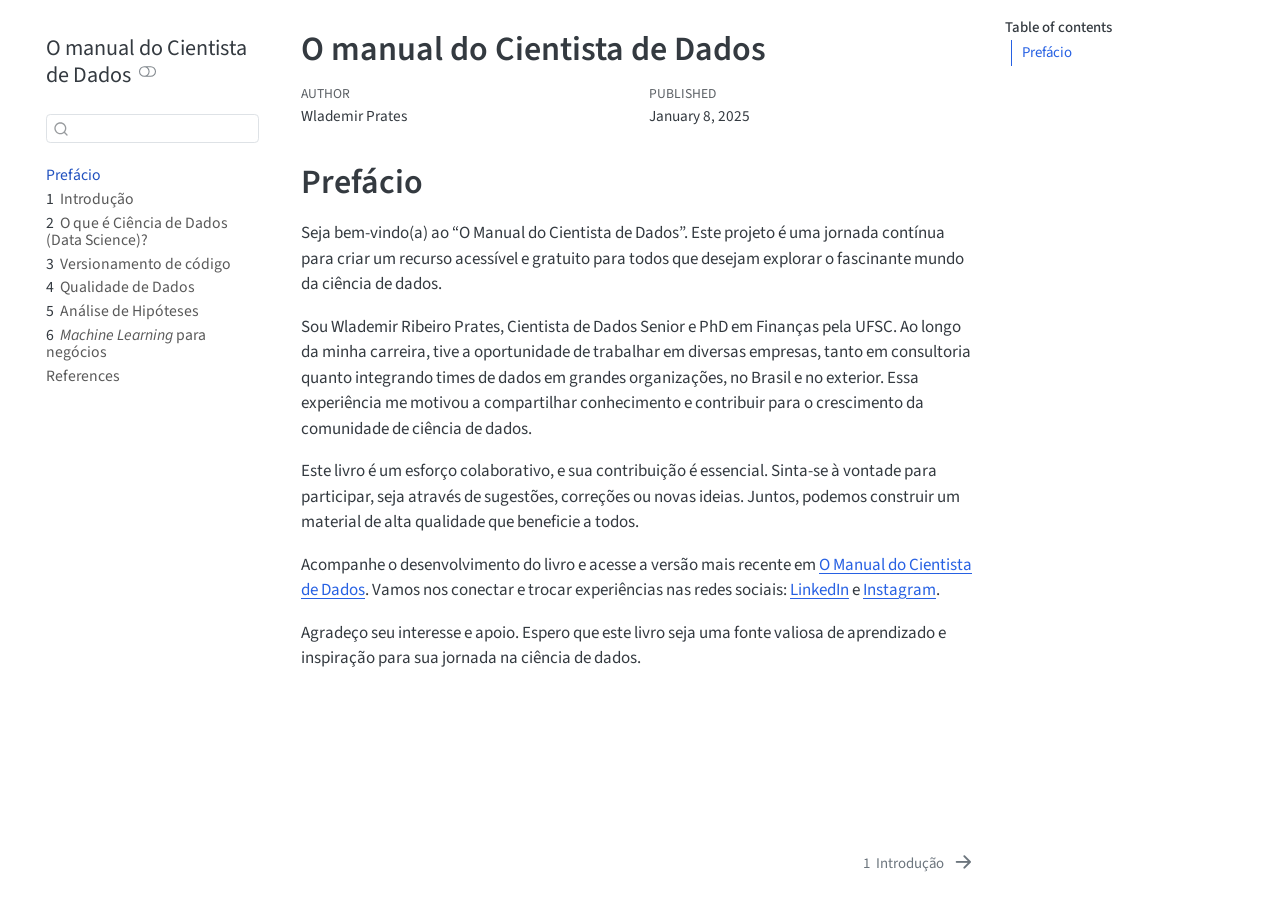
<file: docs/index.html>
<!DOCTYPE html>
<html xmlns="http://www.w3.org/1999/xhtml" lang="en" xml:lang="en"><head>

<meta charset="utf-8">
<meta name="generator" content="quarto-1.6.40">

<meta name="viewport" content="width=device-width, initial-scale=1.0, user-scalable=yes">

<meta name="author" content="Wlademir Prates">
<meta name="dcterms.date" content="2025-01-08">

<title>O manual do Cientista de Dados</title>
<style>
code{white-space: pre-wrap;}
span.smallcaps{font-variant: small-caps;}
div.columns{display: flex; gap: min(4vw, 1.5em);}
div.column{flex: auto; overflow-x: auto;}
div.hanging-indent{margin-left: 1.5em; text-indent: -1.5em;}
ul.task-list{list-style: none;}
ul.task-list li input[type="checkbox"] {
  width: 0.8em;
  margin: 0 0.8em 0.2em -1em; /* quarto-specific, see https://github.com/quarto-dev/quarto-cli/issues/4556 */ 
  vertical-align: middle;
}
</style>


<script src="site_libs/quarto-nav/quarto-nav.js"></script>
<script src="site_libs/quarto-nav/headroom.min.js"></script>
<script src="site_libs/clipboard/clipboard.min.js"></script>
<script src="site_libs/quarto-search/autocomplete.umd.js"></script>
<script src="site_libs/quarto-search/fuse.min.js"></script>
<script src="site_libs/quarto-search/quarto-search.js"></script>
<meta name="quarto:offset" content="./">
<link href="./intro.html" rel="next">
<script src="site_libs/quarto-html/quarto.js"></script>
<script src="site_libs/quarto-html/popper.min.js"></script>
<script src="site_libs/quarto-html/tippy.umd.min.js"></script>
<script src="site_libs/quarto-html/anchor.min.js"></script>
<link href="site_libs/quarto-html/tippy.css" rel="stylesheet">
<link href="site_libs/quarto-html/quarto-syntax-highlighting-549806ee2085284f45b00abea8c6df48.css" rel="stylesheet" class="quarto-color-scheme" id="quarto-text-highlighting-styles">
<link href="site_libs/quarto-html/quarto-syntax-highlighting-dark-8ea72dc5fed832574809a9c94082fbbb.css" rel="prefetch" class="quarto-color-scheme quarto-color-alternate" id="quarto-text-highlighting-styles">
<script src="site_libs/bootstrap/bootstrap.min.js"></script>
<link href="site_libs/bootstrap/bootstrap-icons.css" rel="stylesheet">
<link href="site_libs/bootstrap/bootstrap-2dd718d80a4912ee1963dd49595f4abf.min.css" rel="stylesheet" append-hash="true" class="quarto-color-scheme" id="quarto-bootstrap" data-mode="light">
<link href="site_libs/bootstrap/bootstrap-dark-fa97cd739ae4520a9ee02bf5a2c635fd.min.css" rel="prefetch" append-hash="true" class="quarto-color-scheme quarto-color-alternate" id="quarto-bootstrap" data-mode="dark">
<script id="quarto-search-options" type="application/json">{
  "location": "sidebar",
  "copy-button": false,
  "collapse-after": 3,
  "panel-placement": "start",
  "type": "textbox",
  "limit": 50,
  "keyboard-shortcut": [
    "f",
    "/",
    "s"
  ],
  "show-item-context": false,
  "language": {
    "search-no-results-text": "No results",
    "search-matching-documents-text": "matching documents",
    "search-copy-link-title": "Copy link to search",
    "search-hide-matches-text": "Hide additional matches",
    "search-more-match-text": "more match in this document",
    "search-more-matches-text": "more matches in this document",
    "search-clear-button-title": "Clear",
    "search-text-placeholder": "",
    "search-detached-cancel-button-title": "Cancel",
    "search-submit-button-title": "Submit",
    "search-label": "Search"
  }
}</script>


</head>

<body class="nav-sidebar floating">

<div id="quarto-search-results"></div>
  <header id="quarto-header" class="headroom fixed-top">
  <nav class="quarto-secondary-nav">
    <div class="container-fluid d-flex">
      <button type="button" class="quarto-btn-toggle btn" data-bs-toggle="collapse" role="button" data-bs-target=".quarto-sidebar-collapse-item" aria-controls="quarto-sidebar" aria-expanded="false" aria-label="Toggle sidebar navigation" onclick="if (window.quartoToggleHeadroom) { window.quartoToggleHeadroom(); }">
        <i class="bi bi-layout-text-sidebar-reverse"></i>
      </button>
        <nav class="quarto-page-breadcrumbs" aria-label="breadcrumb"><ol class="breadcrumb"><li class="breadcrumb-item"><a href="./index.html">Prefácio</a></li></ol></nav>
        <a class="flex-grow-1" role="navigation" data-bs-toggle="collapse" data-bs-target=".quarto-sidebar-collapse-item" aria-controls="quarto-sidebar" aria-expanded="false" aria-label="Toggle sidebar navigation" onclick="if (window.quartoToggleHeadroom) { window.quartoToggleHeadroom(); }">      
        </a>
      <button type="button" class="btn quarto-search-button" aria-label="Search" onclick="window.quartoOpenSearch();">
        <i class="bi bi-search"></i>
      </button>
    </div>
  </nav>
</header>
<!-- content -->
<div id="quarto-content" class="quarto-container page-columns page-rows-contents page-layout-article">
<!-- sidebar -->
  <nav id="quarto-sidebar" class="sidebar collapse collapse-horizontal quarto-sidebar-collapse-item sidebar-navigation floating overflow-auto">
    <div class="pt-lg-2 mt-2 text-left sidebar-header">
    <div class="sidebar-title mb-0 py-0">
      <a href="./">O manual do Cientista de Dados</a> 
        <div class="sidebar-tools-main">
  <a href="" class="quarto-color-scheme-toggle quarto-navigation-tool  px-1" onclick="window.quartoToggleColorScheme(); return false;" title="Toggle dark mode"><i class="bi"></i></a>
</div>
    </div>
      </div>
        <div class="mt-2 flex-shrink-0 align-items-center">
        <div class="sidebar-search">
        <div id="quarto-search" class="" title="Search"></div>
        </div>
        </div>
    <div class="sidebar-menu-container"> 
    <ul class="list-unstyled mt-1">
        <li class="sidebar-item">
  <div class="sidebar-item-container"> 
  <a href="./index.html" class="sidebar-item-text sidebar-link active">
 <span class="menu-text">Prefácio</span></a>
  </div>
</li>
        <li class="sidebar-item">
  <div class="sidebar-item-container"> 
  <a href="./intro.html" class="sidebar-item-text sidebar-link">
 <span class="menu-text"><span class="chapter-number">1</span>&nbsp; <span class="chapter-title">Introdução</span></span></a>
  </div>
</li>
        <li class="sidebar-item">
  <div class="sidebar-item-container"> 
  <a href="./o_que_e_ds.html" class="sidebar-item-text sidebar-link">
 <span class="menu-text"><span class="chapter-number">2</span>&nbsp; <span class="chapter-title">O que é Ciência de Dados (Data Science)?</span></span></a>
  </div>
</li>
        <li class="sidebar-item">
  <div class="sidebar-item-container"> 
  <a href="./versionamento.html" class="sidebar-item-text sidebar-link">
 <span class="menu-text"><span class="chapter-number">3</span>&nbsp; <span class="chapter-title">Versionamento de código</span></span></a>
  </div>
</li>
        <li class="sidebar-item">
  <div class="sidebar-item-container"> 
  <a href="./qualidade_de_dados.html" class="sidebar-item-text sidebar-link">
 <span class="menu-text"><span class="chapter-number">4</span>&nbsp; <span class="chapter-title">Qualidade de Dados</span></span></a>
  </div>
</li>
        <li class="sidebar-item">
  <div class="sidebar-item-container"> 
  <a href="./teste_de_hipoteses.html" class="sidebar-item-text sidebar-link">
 <span class="menu-text"><span class="chapter-number">5</span>&nbsp; <span class="chapter-title">Análise de Hipóteses</span></span></a>
  </div>
</li>
        <li class="sidebar-item">
  <div class="sidebar-item-container"> 
  <a href="./machine_learning.html" class="sidebar-item-text sidebar-link">
 <span class="menu-text"><span class="chapter-number">6</span>&nbsp; <span class="chapter-title"><em>Machine Learning</em> para negócios</span></span></a>
  </div>
</li>
        <li class="sidebar-item">
  <div class="sidebar-item-container"> 
  <a href="./references.html" class="sidebar-item-text sidebar-link">
 <span class="menu-text">References</span></a>
  </div>
</li>
    </ul>
    </div>
</nav>
<div id="quarto-sidebar-glass" class="quarto-sidebar-collapse-item" data-bs-toggle="collapse" data-bs-target=".quarto-sidebar-collapse-item"></div>
<!-- margin-sidebar -->
    <div id="quarto-margin-sidebar" class="sidebar margin-sidebar">
        <nav id="TOC" role="doc-toc" class="toc-active">
    <h2 id="toc-title">Table of contents</h2>
   
  <ul>
  <li><a href="#prefácio" id="toc-prefácio" class="nav-link active" data-scroll-target="#prefácio">Prefácio</a></li>
  </ul>
</nav>
    </div>
<!-- main -->
<main class="content" id="quarto-document-content">

<header id="title-block-header" class="quarto-title-block default">
<div class="quarto-title">
<h1 class="title">O manual do Cientista de Dados</h1>
</div>



<div class="quarto-title-meta">

    <div>
    <div class="quarto-title-meta-heading">Author</div>
    <div class="quarto-title-meta-contents">
             <p>Wlademir Prates </p>
          </div>
  </div>
    
    <div>
    <div class="quarto-title-meta-heading">Published</div>
    <div class="quarto-title-meta-contents">
      <p class="date">January 8, 2025</p>
    </div>
  </div>
  
    
  </div>
  


</header>


<section id="prefácio" class="level1 unnumbered">
<h1 class="unnumbered">Prefácio</h1>
<p>Seja bem-vindo(a) ao “O Manual do Cientista de Dados”. Este projeto é uma jornada contínua para criar um recurso acessível e gratuito para todos que desejam explorar o fascinante mundo da ciência de dados.</p>
<p>Sou Wlademir Ribeiro Prates, Cientista de Dados Senior e PhD em Finanças pela UFSC. Ao longo da minha carreira, tive a oportunidade de trabalhar em diversas empresas, tanto em consultoria quanto integrando times de dados em grandes organizações, no Brasil e no exterior. Essa experiência me motivou a compartilhar conhecimento e contribuir para o crescimento da comunidade de ciência de dados.</p>
<p>Este livro é um esforço colaborativo, e sua contribuição é essencial. Sinta-se à vontade para participar, seja através de sugestões, correções ou novas ideias. Juntos, podemos construir um material de alta qualidade que beneficie a todos.</p>
<p>Acompanhe o desenvolvimento do livro e acesse a versão mais recente em <a href="https://wrprates.github.io/o-manual-do-cientista-de-dados/">O Manual do Cientista de Dados</a>. Vamos nos conectar e trocar experiências nas redes sociais: <a href="https://www.linkedin.com/in/wlademir-ribeiro-prates/">LinkedIn</a> e <a href="https://instagram.com/datamundo.cientista/">Instagram</a>.</p>
<p>Agradeço seu interesse e apoio. Espero que este livro seja uma fonte valiosa de aprendizado e inspiração para sua jornada na ciência de dados.</p>


</section>

</main> <!-- /main -->
<script id="quarto-html-after-body" type="application/javascript">
window.document.addEventListener("DOMContentLoaded", function (event) {
  const toggleBodyColorMode = (bsSheetEl) => {
    const mode = bsSheetEl.getAttribute("data-mode");
    const bodyEl = window.document.querySelector("body");
    if (mode === "dark") {
      bodyEl.classList.add("quarto-dark");
      bodyEl.classList.remove("quarto-light");
    } else {
      bodyEl.classList.add("quarto-light");
      bodyEl.classList.remove("quarto-dark");
    }
  }
  const toggleBodyColorPrimary = () => {
    const bsSheetEl = window.document.querySelector("link#quarto-bootstrap");
    if (bsSheetEl) {
      toggleBodyColorMode(bsSheetEl);
    }
  }
  toggleBodyColorPrimary();  
  const disableStylesheet = (stylesheets) => {
    for (let i=0; i < stylesheets.length; i++) {
      const stylesheet = stylesheets[i];
      stylesheet.rel = 'prefetch';
    }
  }
  const enableStylesheet = (stylesheets) => {
    for (let i=0; i < stylesheets.length; i++) {
      const stylesheet = stylesheets[i];
      stylesheet.rel = 'stylesheet';
    }
  }
  const manageTransitions = (selector, allowTransitions) => {
    const els = window.document.querySelectorAll(selector);
    for (let i=0; i < els.length; i++) {
      const el = els[i];
      if (allowTransitions) {
        el.classList.remove('notransition');
      } else {
        el.classList.add('notransition');
      }
    }
  }
  const toggleGiscusIfUsed = (isAlternate, darkModeDefault) => {
    const baseTheme = document.querySelector('#giscus-base-theme')?.value ?? 'light';
    const alternateTheme = document.querySelector('#giscus-alt-theme')?.value ?? 'dark';
    let newTheme = '';
    if(darkModeDefault) {
      newTheme = isAlternate ? baseTheme : alternateTheme;
    } else {
      newTheme = isAlternate ? alternateTheme : baseTheme;
    }
    const changeGiscusTheme = () => {
      // From: https://github.com/giscus/giscus/issues/336
      const sendMessage = (message) => {
        const iframe = document.querySelector('iframe.giscus-frame');
        if (!iframe) return;
        iframe.contentWindow.postMessage({ giscus: message }, 'https://giscus.app');
      }
      sendMessage({
        setConfig: {
          theme: newTheme
        }
      });
    }
    const isGiscussLoaded = window.document.querySelector('iframe.giscus-frame') !== null;
    if (isGiscussLoaded) {
      changeGiscusTheme();
    }
  }
  const toggleColorMode = (alternate) => {
    // Switch the stylesheets
    const alternateStylesheets = window.document.querySelectorAll('link.quarto-color-scheme.quarto-color-alternate');
    manageTransitions('#quarto-margin-sidebar .nav-link', false);
    if (alternate) {
      enableStylesheet(alternateStylesheets);
      for (const sheetNode of alternateStylesheets) {
        if (sheetNode.id === "quarto-bootstrap") {
          toggleBodyColorMode(sheetNode);
        }
      }
    } else {
      disableStylesheet(alternateStylesheets);
      toggleBodyColorPrimary();
    }
    manageTransitions('#quarto-margin-sidebar .nav-link', true);
    // Switch the toggles
    const toggles = window.document.querySelectorAll('.quarto-color-scheme-toggle');
    for (let i=0; i < toggles.length; i++) {
      const toggle = toggles[i];
      if (toggle) {
        if (alternate) {
          toggle.classList.add("alternate");     
        } else {
          toggle.classList.remove("alternate");
        }
      }
    }
    // Hack to workaround the fact that safari doesn't
    // properly recolor the scrollbar when toggling (#1455)
    if (navigator.userAgent.indexOf('Safari') > 0 && navigator.userAgent.indexOf('Chrome') == -1) {
      manageTransitions("body", false);
      window.scrollTo(0, 1);
      setTimeout(() => {
        window.scrollTo(0, 0);
        manageTransitions("body", true);
      }, 40);  
    }
  }
  const isFileUrl = () => { 
    return window.location.protocol === 'file:';
  }
  const hasAlternateSentinel = () => {  
    let styleSentinel = getColorSchemeSentinel();
    if (styleSentinel !== null) {
      return styleSentinel === "alternate";
    } else {
      return false;
    }
  }
  const setStyleSentinel = (alternate) => {
    const value = alternate ? "alternate" : "default";
    if (!isFileUrl()) {
      window.localStorage.setItem("quarto-color-scheme", value);
    } else {
      localAlternateSentinel = value;
    }
  }
  const getColorSchemeSentinel = () => {
    if (!isFileUrl()) {
      const storageValue = window.localStorage.getItem("quarto-color-scheme");
      return storageValue != null ? storageValue : localAlternateSentinel;
    } else {
      return localAlternateSentinel;
    }
  }
  const darkModeDefault = false;
  let localAlternateSentinel = darkModeDefault ? 'alternate' : 'default';
  // Dark / light mode switch
  window.quartoToggleColorScheme = () => {
    // Read the current dark / light value 
    let toAlternate = !hasAlternateSentinel();
    toggleColorMode(toAlternate);
    setStyleSentinel(toAlternate);
    toggleGiscusIfUsed(toAlternate, darkModeDefault);
  };
  // Ensure there is a toggle, if there isn't float one in the top right
  if (window.document.querySelector('.quarto-color-scheme-toggle') === null) {
    const a = window.document.createElement('a');
    a.classList.add('top-right');
    a.classList.add('quarto-color-scheme-toggle');
    a.href = "";
    a.onclick = function() { try { window.quartoToggleColorScheme(); } catch {} return false; };
    const i = window.document.createElement("i");
    i.classList.add('bi');
    a.appendChild(i);
    window.document.body.appendChild(a);
  }
  // Switch to dark mode if need be
  if (hasAlternateSentinel()) {
    toggleColorMode(true);
  } else {
    toggleColorMode(false);
  }
  const icon = "";
  const anchorJS = new window.AnchorJS();
  anchorJS.options = {
    placement: 'right',
    icon: icon
  };
  anchorJS.add('.anchored');
  const isCodeAnnotation = (el) => {
    for (const clz of el.classList) {
      if (clz.startsWith('code-annotation-')) {                     
        return true;
      }
    }
    return false;
  }
  const onCopySuccess = function(e) {
    // button target
    const button = e.trigger;
    // don't keep focus
    button.blur();
    // flash "checked"
    button.classList.add('code-copy-button-checked');
    var currentTitle = button.getAttribute("title");
    button.setAttribute("title", "Copied!");
    let tooltip;
    if (window.bootstrap) {
      button.setAttribute("data-bs-toggle", "tooltip");
      button.setAttribute("data-bs-placement", "left");
      button.setAttribute("data-bs-title", "Copied!");
      tooltip = new bootstrap.Tooltip(button, 
        { trigger: "manual", 
          customClass: "code-copy-button-tooltip",
          offset: [0, -8]});
      tooltip.show();    
    }
    setTimeout(function() {
      if (tooltip) {
        tooltip.hide();
        button.removeAttribute("data-bs-title");
        button.removeAttribute("data-bs-toggle");
        button.removeAttribute("data-bs-placement");
      }
      button.setAttribute("title", currentTitle);
      button.classList.remove('code-copy-button-checked');
    }, 1000);
    // clear code selection
    e.clearSelection();
  }
  const getTextToCopy = function(trigger) {
      const codeEl = trigger.previousElementSibling.cloneNode(true);
      for (const childEl of codeEl.children) {
        if (isCodeAnnotation(childEl)) {
          childEl.remove();
        }
      }
      return codeEl.innerText;
  }
  const clipboard = new window.ClipboardJS('.code-copy-button:not([data-in-quarto-modal])', {
    text: getTextToCopy
  });
  clipboard.on('success', onCopySuccess);
  if (window.document.getElementById('quarto-embedded-source-code-modal')) {
    const clipboardModal = new window.ClipboardJS('.code-copy-button[data-in-quarto-modal]', {
      text: getTextToCopy,
      container: window.document.getElementById('quarto-embedded-source-code-modal')
    });
    clipboardModal.on('success', onCopySuccess);
  }
    var localhostRegex = new RegExp(/^(?:http|https):\/\/localhost\:?[0-9]*\//);
    var mailtoRegex = new RegExp(/^mailto:/);
      var filterRegex = new RegExp('/' + window.location.host + '/');
    var isInternal = (href) => {
        return filterRegex.test(href) || localhostRegex.test(href) || mailtoRegex.test(href);
    }
    // Inspect non-navigation links and adorn them if external
 	var links = window.document.querySelectorAll('a[href]:not(.nav-link):not(.navbar-brand):not(.toc-action):not(.sidebar-link):not(.sidebar-item-toggle):not(.pagination-link):not(.no-external):not([aria-hidden]):not(.dropdown-item):not(.quarto-navigation-tool):not(.about-link)');
    for (var i=0; i<links.length; i++) {
      const link = links[i];
      if (!isInternal(link.href)) {
        // undo the damage that might have been done by quarto-nav.js in the case of
        // links that we want to consider external
        if (link.dataset.originalHref !== undefined) {
          link.href = link.dataset.originalHref;
        }
      }
    }
  function tippyHover(el, contentFn, onTriggerFn, onUntriggerFn) {
    const config = {
      allowHTML: true,
      maxWidth: 500,
      delay: 100,
      arrow: false,
      appendTo: function(el) {
          return el.parentElement;
      },
      interactive: true,
      interactiveBorder: 10,
      theme: 'quarto',
      placement: 'bottom-start',
    };
    if (contentFn) {
      config.content = contentFn;
    }
    if (onTriggerFn) {
      config.onTrigger = onTriggerFn;
    }
    if (onUntriggerFn) {
      config.onUntrigger = onUntriggerFn;
    }
    window.tippy(el, config); 
  }
  const noterefs = window.document.querySelectorAll('a[role="doc-noteref"]');
  for (var i=0; i<noterefs.length; i++) {
    const ref = noterefs[i];
    tippyHover(ref, function() {
      // use id or data attribute instead here
      let href = ref.getAttribute('data-footnote-href') || ref.getAttribute('href');
      try { href = new URL(href).hash; } catch {}
      const id = href.replace(/^#\/?/, "");
      const note = window.document.getElementById(id);
      if (note) {
        return note.innerHTML;
      } else {
        return "";
      }
    });
  }
  const xrefs = window.document.querySelectorAll('a.quarto-xref');
  const processXRef = (id, note) => {
    // Strip column container classes
    const stripColumnClz = (el) => {
      el.classList.remove("page-full", "page-columns");
      if (el.children) {
        for (const child of el.children) {
          stripColumnClz(child);
        }
      }
    }
    stripColumnClz(note)
    if (id === null || id.startsWith('sec-')) {
      // Special case sections, only their first couple elements
      const container = document.createElement("div");
      if (note.children && note.children.length > 2) {
        container.appendChild(note.children[0].cloneNode(true));
        for (let i = 1; i < note.children.length; i++) {
          const child = note.children[i];
          if (child.tagName === "P" && child.innerText === "") {
            continue;
          } else {
            container.appendChild(child.cloneNode(true));
            break;
          }
        }
        if (window.Quarto?.typesetMath) {
          window.Quarto.typesetMath(container);
        }
        return container.innerHTML
      } else {
        if (window.Quarto?.typesetMath) {
          window.Quarto.typesetMath(note);
        }
        return note.innerHTML;
      }
    } else {
      // Remove any anchor links if they are present
      const anchorLink = note.querySelector('a.anchorjs-link');
      if (anchorLink) {
        anchorLink.remove();
      }
      if (window.Quarto?.typesetMath) {
        window.Quarto.typesetMath(note);
      }
      if (note.classList.contains("callout")) {
        return note.outerHTML;
      } else {
        return note.innerHTML;
      }
    }
  }
  for (var i=0; i<xrefs.length; i++) {
    const xref = xrefs[i];
    tippyHover(xref, undefined, function(instance) {
      instance.disable();
      let url = xref.getAttribute('href');
      let hash = undefined; 
      if (url.startsWith('#')) {
        hash = url;
      } else {
        try { hash = new URL(url).hash; } catch {}
      }
      if (hash) {
        const id = hash.replace(/^#\/?/, "");
        const note = window.document.getElementById(id);
        if (note !== null) {
          try {
            const html = processXRef(id, note.cloneNode(true));
            instance.setContent(html);
          } finally {
            instance.enable();
            instance.show();
          }
        } else {
          // See if we can fetch this
          fetch(url.split('#')[0])
          .then(res => res.text())
          .then(html => {
            const parser = new DOMParser();
            const htmlDoc = parser.parseFromString(html, "text/html");
            const note = htmlDoc.getElementById(id);
            if (note !== null) {
              const html = processXRef(id, note);
              instance.setContent(html);
            } 
          }).finally(() => {
            instance.enable();
            instance.show();
          });
        }
      } else {
        // See if we can fetch a full url (with no hash to target)
        // This is a special case and we should probably do some content thinning / targeting
        fetch(url)
        .then(res => res.text())
        .then(html => {
          const parser = new DOMParser();
          const htmlDoc = parser.parseFromString(html, "text/html");
          const note = htmlDoc.querySelector('main.content');
          if (note !== null) {
            // This should only happen for chapter cross references
            // (since there is no id in the URL)
            // remove the first header
            if (note.children.length > 0 && note.children[0].tagName === "HEADER") {
              note.children[0].remove();
            }
            const html = processXRef(null, note);
            instance.setContent(html);
          } 
        }).finally(() => {
          instance.enable();
          instance.show();
        });
      }
    }, function(instance) {
    });
  }
      let selectedAnnoteEl;
      const selectorForAnnotation = ( cell, annotation) => {
        let cellAttr = 'data-code-cell="' + cell + '"';
        let lineAttr = 'data-code-annotation="' +  annotation + '"';
        const selector = 'span[' + cellAttr + '][' + lineAttr + ']';
        return selector;
      }
      const selectCodeLines = (annoteEl) => {
        const doc = window.document;
        const targetCell = annoteEl.getAttribute("data-target-cell");
        const targetAnnotation = annoteEl.getAttribute("data-target-annotation");
        const annoteSpan = window.document.querySelector(selectorForAnnotation(targetCell, targetAnnotation));
        const lines = annoteSpan.getAttribute("data-code-lines").split(",");
        const lineIds = lines.map((line) => {
          return targetCell + "-" + line;
        })
        let top = null;
        let height = null;
        let parent = null;
        if (lineIds.length > 0) {
            //compute the position of the single el (top and bottom and make a div)
            const el = window.document.getElementById(lineIds[0]);
            top = el.offsetTop;
            height = el.offsetHeight;
            parent = el.parentElement.parentElement;
          if (lineIds.length > 1) {
            const lastEl = window.document.getElementById(lineIds[lineIds.length - 1]);
            const bottom = lastEl.offsetTop + lastEl.offsetHeight;
            height = bottom - top;
          }
          if (top !== null && height !== null && parent !== null) {
            // cook up a div (if necessary) and position it 
            let div = window.document.getElementById("code-annotation-line-highlight");
            if (div === null) {
              div = window.document.createElement("div");
              div.setAttribute("id", "code-annotation-line-highlight");
              div.style.position = 'absolute';
              parent.appendChild(div);
            }
            div.style.top = top - 2 + "px";
            div.style.height = height + 4 + "px";
            div.style.left = 0;
            let gutterDiv = window.document.getElementById("code-annotation-line-highlight-gutter");
            if (gutterDiv === null) {
              gutterDiv = window.document.createElement("div");
              gutterDiv.setAttribute("id", "code-annotation-line-highlight-gutter");
              gutterDiv.style.position = 'absolute';
              const codeCell = window.document.getElementById(targetCell);
              const gutter = codeCell.querySelector('.code-annotation-gutter');
              gutter.appendChild(gutterDiv);
            }
            gutterDiv.style.top = top - 2 + "px";
            gutterDiv.style.height = height + 4 + "px";
          }
          selectedAnnoteEl = annoteEl;
        }
      };
      const unselectCodeLines = () => {
        const elementsIds = ["code-annotation-line-highlight", "code-annotation-line-highlight-gutter"];
        elementsIds.forEach((elId) => {
          const div = window.document.getElementById(elId);
          if (div) {
            div.remove();
          }
        });
        selectedAnnoteEl = undefined;
      };
        // Handle positioning of the toggle
    window.addEventListener(
      "resize",
      throttle(() => {
        elRect = undefined;
        if (selectedAnnoteEl) {
          selectCodeLines(selectedAnnoteEl);
        }
      }, 10)
    );
    function throttle(fn, ms) {
    let throttle = false;
    let timer;
      return (...args) => {
        if(!throttle) { // first call gets through
            fn.apply(this, args);
            throttle = true;
        } else { // all the others get throttled
            if(timer) clearTimeout(timer); // cancel #2
            timer = setTimeout(() => {
              fn.apply(this, args);
              timer = throttle = false;
            }, ms);
        }
      };
    }
      // Attach click handler to the DT
      const annoteDls = window.document.querySelectorAll('dt[data-target-cell]');
      for (const annoteDlNode of annoteDls) {
        annoteDlNode.addEventListener('click', (event) => {
          const clickedEl = event.target;
          if (clickedEl !== selectedAnnoteEl) {
            unselectCodeLines();
            const activeEl = window.document.querySelector('dt[data-target-cell].code-annotation-active');
            if (activeEl) {
              activeEl.classList.remove('code-annotation-active');
            }
            selectCodeLines(clickedEl);
            clickedEl.classList.add('code-annotation-active');
          } else {
            // Unselect the line
            unselectCodeLines();
            clickedEl.classList.remove('code-annotation-active');
          }
        });
      }
  const findCites = (el) => {
    const parentEl = el.parentElement;
    if (parentEl) {
      const cites = parentEl.dataset.cites;
      if (cites) {
        return {
          el,
          cites: cites.split(' ')
        };
      } else {
        return findCites(el.parentElement)
      }
    } else {
      return undefined;
    }
  };
  var bibliorefs = window.document.querySelectorAll('a[role="doc-biblioref"]');
  for (var i=0; i<bibliorefs.length; i++) {
    const ref = bibliorefs[i];
    const citeInfo = findCites(ref);
    if (citeInfo) {
      tippyHover(citeInfo.el, function() {
        var popup = window.document.createElement('div');
        citeInfo.cites.forEach(function(cite) {
          var citeDiv = window.document.createElement('div');
          citeDiv.classList.add('hanging-indent');
          citeDiv.classList.add('csl-entry');
          var biblioDiv = window.document.getElementById('ref-' + cite);
          if (biblioDiv) {
            citeDiv.innerHTML = biblioDiv.innerHTML;
          }
          popup.appendChild(citeDiv);
        });
        return popup.innerHTML;
      });
    }
  }
});
</script>
<nav class="page-navigation">
  <div class="nav-page nav-page-previous">
  </div>
  <div class="nav-page nav-page-next">
      <a href="./intro.html" class="pagination-link" aria-label="Introdução">
        <span class="nav-page-text"><span class="chapter-number">1</span>&nbsp; <span class="chapter-title">Introdução</span></span> <i class="bi bi-arrow-right-short"></i>
      </a>
  </div>
</nav>
</div> <!-- /content -->




</body></html>
</file>
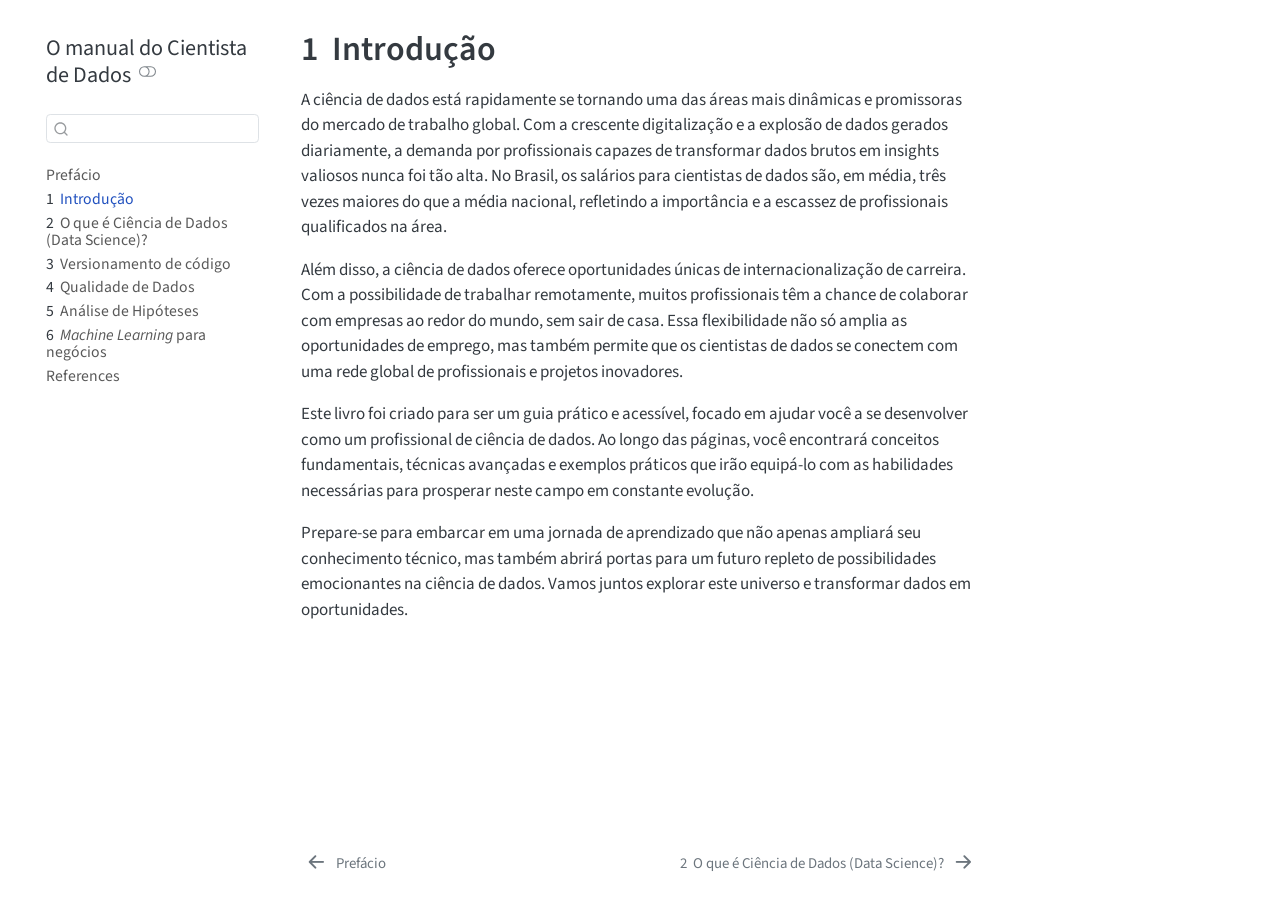
<file: docs/intro.html>
<!DOCTYPE html>
<html xmlns="http://www.w3.org/1999/xhtml" lang="en" xml:lang="en"><head>

<meta charset="utf-8">
<meta name="generator" content="quarto-1.6.40">

<meta name="viewport" content="width=device-width, initial-scale=1.0, user-scalable=yes">


<title>1&nbsp; Introdução – O manual do Cientista de Dados</title>
<style>
code{white-space: pre-wrap;}
span.smallcaps{font-variant: small-caps;}
div.columns{display: flex; gap: min(4vw, 1.5em);}
div.column{flex: auto; overflow-x: auto;}
div.hanging-indent{margin-left: 1.5em; text-indent: -1.5em;}
ul.task-list{list-style: none;}
ul.task-list li input[type="checkbox"] {
  width: 0.8em;
  margin: 0 0.8em 0.2em -1em; /* quarto-specific, see https://github.com/quarto-dev/quarto-cli/issues/4556 */ 
  vertical-align: middle;
}
</style>


<script src="site_libs/quarto-nav/quarto-nav.js"></script>
<script src="site_libs/quarto-nav/headroom.min.js"></script>
<script src="site_libs/clipboard/clipboard.min.js"></script>
<script src="site_libs/quarto-search/autocomplete.umd.js"></script>
<script src="site_libs/quarto-search/fuse.min.js"></script>
<script src="site_libs/quarto-search/quarto-search.js"></script>
<meta name="quarto:offset" content="./">
<link href="./o_que_e_ds.html" rel="next">
<link href="./index.html" rel="prev">
<script src="site_libs/quarto-html/quarto.js"></script>
<script src="site_libs/quarto-html/popper.min.js"></script>
<script src="site_libs/quarto-html/tippy.umd.min.js"></script>
<script src="site_libs/quarto-html/anchor.min.js"></script>
<link href="site_libs/quarto-html/tippy.css" rel="stylesheet">
<link href="site_libs/quarto-html/quarto-syntax-highlighting-549806ee2085284f45b00abea8c6df48.css" rel="stylesheet" class="quarto-color-scheme" id="quarto-text-highlighting-styles">
<link href="site_libs/quarto-html/quarto-syntax-highlighting-dark-8ea72dc5fed832574809a9c94082fbbb.css" rel="prefetch" class="quarto-color-scheme quarto-color-alternate" id="quarto-text-highlighting-styles">
<script src="site_libs/bootstrap/bootstrap.min.js"></script>
<link href="site_libs/bootstrap/bootstrap-icons.css" rel="stylesheet">
<link href="site_libs/bootstrap/bootstrap-2dd718d80a4912ee1963dd49595f4abf.min.css" rel="stylesheet" append-hash="true" class="quarto-color-scheme" id="quarto-bootstrap" data-mode="light">
<link href="site_libs/bootstrap/bootstrap-dark-fa97cd739ae4520a9ee02bf5a2c635fd.min.css" rel="prefetch" append-hash="true" class="quarto-color-scheme quarto-color-alternate" id="quarto-bootstrap" data-mode="dark">
<script id="quarto-search-options" type="application/json">{
  "location": "sidebar",
  "copy-button": false,
  "collapse-after": 3,
  "panel-placement": "start",
  "type": "textbox",
  "limit": 50,
  "keyboard-shortcut": [
    "f",
    "/",
    "s"
  ],
  "show-item-context": false,
  "language": {
    "search-no-results-text": "No results",
    "search-matching-documents-text": "matching documents",
    "search-copy-link-title": "Copy link to search",
    "search-hide-matches-text": "Hide additional matches",
    "search-more-match-text": "more match in this document",
    "search-more-matches-text": "more matches in this document",
    "search-clear-button-title": "Clear",
    "search-text-placeholder": "",
    "search-detached-cancel-button-title": "Cancel",
    "search-submit-button-title": "Submit",
    "search-label": "Search"
  }
}</script>


</head>

<body class="nav-sidebar floating">

<div id="quarto-search-results"></div>
  <header id="quarto-header" class="headroom fixed-top">
  <nav class="quarto-secondary-nav">
    <div class="container-fluid d-flex">
      <button type="button" class="quarto-btn-toggle btn" data-bs-toggle="collapse" role="button" data-bs-target=".quarto-sidebar-collapse-item" aria-controls="quarto-sidebar" aria-expanded="false" aria-label="Toggle sidebar navigation" onclick="if (window.quartoToggleHeadroom) { window.quartoToggleHeadroom(); }">
        <i class="bi bi-layout-text-sidebar-reverse"></i>
      </button>
        <nav class="quarto-page-breadcrumbs" aria-label="breadcrumb"><ol class="breadcrumb"><li class="breadcrumb-item"><a href="./intro.html"><span class="chapter-number">1</span>&nbsp; <span class="chapter-title">Introdução</span></a></li></ol></nav>
        <a class="flex-grow-1" role="navigation" data-bs-toggle="collapse" data-bs-target=".quarto-sidebar-collapse-item" aria-controls="quarto-sidebar" aria-expanded="false" aria-label="Toggle sidebar navigation" onclick="if (window.quartoToggleHeadroom) { window.quartoToggleHeadroom(); }">      
        </a>
      <button type="button" class="btn quarto-search-button" aria-label="Search" onclick="window.quartoOpenSearch();">
        <i class="bi bi-search"></i>
      </button>
    </div>
  </nav>
</header>
<!-- content -->
<div id="quarto-content" class="quarto-container page-columns page-rows-contents page-layout-article">
<!-- sidebar -->
  <nav id="quarto-sidebar" class="sidebar collapse collapse-horizontal quarto-sidebar-collapse-item sidebar-navigation floating overflow-auto">
    <div class="pt-lg-2 mt-2 text-left sidebar-header">
    <div class="sidebar-title mb-0 py-0">
      <a href="./">O manual do Cientista de Dados</a> 
        <div class="sidebar-tools-main">
  <a href="" class="quarto-color-scheme-toggle quarto-navigation-tool  px-1" onclick="window.quartoToggleColorScheme(); return false;" title="Toggle dark mode"><i class="bi"></i></a>
</div>
    </div>
      </div>
        <div class="mt-2 flex-shrink-0 align-items-center">
        <div class="sidebar-search">
        <div id="quarto-search" class="" title="Search"></div>
        </div>
        </div>
    <div class="sidebar-menu-container"> 
    <ul class="list-unstyled mt-1">
        <li class="sidebar-item">
  <div class="sidebar-item-container"> 
  <a href="./index.html" class="sidebar-item-text sidebar-link">
 <span class="menu-text">Prefácio</span></a>
  </div>
</li>
        <li class="sidebar-item">
  <div class="sidebar-item-container"> 
  <a href="./intro.html" class="sidebar-item-text sidebar-link active">
 <span class="menu-text"><span class="chapter-number">1</span>&nbsp; <span class="chapter-title">Introdução</span></span></a>
  </div>
</li>
        <li class="sidebar-item">
  <div class="sidebar-item-container"> 
  <a href="./o_que_e_ds.html" class="sidebar-item-text sidebar-link">
 <span class="menu-text"><span class="chapter-number">2</span>&nbsp; <span class="chapter-title">O que é Ciência de Dados (Data Science)?</span></span></a>
  </div>
</li>
        <li class="sidebar-item">
  <div class="sidebar-item-container"> 
  <a href="./versionamento.html" class="sidebar-item-text sidebar-link">
 <span class="menu-text"><span class="chapter-number">3</span>&nbsp; <span class="chapter-title">Versionamento de código</span></span></a>
  </div>
</li>
        <li class="sidebar-item">
  <div class="sidebar-item-container"> 
  <a href="./qualidade_de_dados.html" class="sidebar-item-text sidebar-link">
 <span class="menu-text"><span class="chapter-number">4</span>&nbsp; <span class="chapter-title">Qualidade de Dados</span></span></a>
  </div>
</li>
        <li class="sidebar-item">
  <div class="sidebar-item-container"> 
  <a href="./teste_de_hipoteses.html" class="sidebar-item-text sidebar-link">
 <span class="menu-text"><span class="chapter-number">5</span>&nbsp; <span class="chapter-title">Análise de Hipóteses</span></span></a>
  </div>
</li>
        <li class="sidebar-item">
  <div class="sidebar-item-container"> 
  <a href="./machine_learning.html" class="sidebar-item-text sidebar-link">
 <span class="menu-text"><span class="chapter-number">6</span>&nbsp; <span class="chapter-title"><em>Machine Learning</em> para negócios</span></span></a>
  </div>
</li>
        <li class="sidebar-item">
  <div class="sidebar-item-container"> 
  <a href="./references.html" class="sidebar-item-text sidebar-link">
 <span class="menu-text">References</span></a>
  </div>
</li>
    </ul>
    </div>
</nav>
<div id="quarto-sidebar-glass" class="quarto-sidebar-collapse-item" data-bs-toggle="collapse" data-bs-target=".quarto-sidebar-collapse-item"></div>
<!-- margin-sidebar -->
    <div id="quarto-margin-sidebar" class="sidebar margin-sidebar zindex-bottom">
        
    </div>
<!-- main -->
<main class="content" id="quarto-document-content">

<header id="title-block-header" class="quarto-title-block default">
<div class="quarto-title">
<h1 class="title"><span class="chapter-number">1</span>&nbsp; <span class="chapter-title">Introdução</span></h1>
</div>



<div class="quarto-title-meta">

    
  
    
  </div>
  


</header>


<p>A ciência de dados está rapidamente se tornando uma das áreas mais dinâmicas e promissoras do mercado de trabalho global. Com a crescente digitalização e a explosão de dados gerados diariamente, a demanda por profissionais capazes de transformar dados brutos em insights valiosos nunca foi tão alta. No Brasil, os salários para cientistas de dados são, em média, três vezes maiores do que a média nacional, refletindo a importância e a escassez de profissionais qualificados na área.</p>
<p>Além disso, a ciência de dados oferece oportunidades únicas de internacionalização de carreira. Com a possibilidade de trabalhar remotamente, muitos profissionais têm a chance de colaborar com empresas ao redor do mundo, sem sair de casa. Essa flexibilidade não só amplia as oportunidades de emprego, mas também permite que os cientistas de dados se conectem com uma rede global de profissionais e projetos inovadores.</p>
<p>Este livro foi criado para ser um guia prático e acessível, focado em ajudar você a se desenvolver como um profissional de ciência de dados. Ao longo das páginas, você encontrará conceitos fundamentais, técnicas avançadas e exemplos práticos que irão equipá-lo com as habilidades necessárias para prosperar neste campo em constante evolução.</p>
<p>Prepare-se para embarcar em uma jornada de aprendizado que não apenas ampliará seu conhecimento técnico, mas também abrirá portas para um futuro repleto de possibilidades emocionantes na ciência de dados. Vamos juntos explorar este universo e transformar dados em oportunidades.</p>



</main> <!-- /main -->
<script id="quarto-html-after-body" type="application/javascript">
window.document.addEventListener("DOMContentLoaded", function (event) {
  const toggleBodyColorMode = (bsSheetEl) => {
    const mode = bsSheetEl.getAttribute("data-mode");
    const bodyEl = window.document.querySelector("body");
    if (mode === "dark") {
      bodyEl.classList.add("quarto-dark");
      bodyEl.classList.remove("quarto-light");
    } else {
      bodyEl.classList.add("quarto-light");
      bodyEl.classList.remove("quarto-dark");
    }
  }
  const toggleBodyColorPrimary = () => {
    const bsSheetEl = window.document.querySelector("link#quarto-bootstrap");
    if (bsSheetEl) {
      toggleBodyColorMode(bsSheetEl);
    }
  }
  toggleBodyColorPrimary();  
  const disableStylesheet = (stylesheets) => {
    for (let i=0; i < stylesheets.length; i++) {
      const stylesheet = stylesheets[i];
      stylesheet.rel = 'prefetch';
    }
  }
  const enableStylesheet = (stylesheets) => {
    for (let i=0; i < stylesheets.length; i++) {
      const stylesheet = stylesheets[i];
      stylesheet.rel = 'stylesheet';
    }
  }
  const manageTransitions = (selector, allowTransitions) => {
    const els = window.document.querySelectorAll(selector);
    for (let i=0; i < els.length; i++) {
      const el = els[i];
      if (allowTransitions) {
        el.classList.remove('notransition');
      } else {
        el.classList.add('notransition');
      }
    }
  }
  const toggleGiscusIfUsed = (isAlternate, darkModeDefault) => {
    const baseTheme = document.querySelector('#giscus-base-theme')?.value ?? 'light';
    const alternateTheme = document.querySelector('#giscus-alt-theme')?.value ?? 'dark';
    let newTheme = '';
    if(darkModeDefault) {
      newTheme = isAlternate ? baseTheme : alternateTheme;
    } else {
      newTheme = isAlternate ? alternateTheme : baseTheme;
    }
    const changeGiscusTheme = () => {
      // From: https://github.com/giscus/giscus/issues/336
      const sendMessage = (message) => {
        const iframe = document.querySelector('iframe.giscus-frame');
        if (!iframe) return;
        iframe.contentWindow.postMessage({ giscus: message }, 'https://giscus.app');
      }
      sendMessage({
        setConfig: {
          theme: newTheme
        }
      });
    }
    const isGiscussLoaded = window.document.querySelector('iframe.giscus-frame') !== null;
    if (isGiscussLoaded) {
      changeGiscusTheme();
    }
  }
  const toggleColorMode = (alternate) => {
    // Switch the stylesheets
    const alternateStylesheets = window.document.querySelectorAll('link.quarto-color-scheme.quarto-color-alternate');
    manageTransitions('#quarto-margin-sidebar .nav-link', false);
    if (alternate) {
      enableStylesheet(alternateStylesheets);
      for (const sheetNode of alternateStylesheets) {
        if (sheetNode.id === "quarto-bootstrap") {
          toggleBodyColorMode(sheetNode);
        }
      }
    } else {
      disableStylesheet(alternateStylesheets);
      toggleBodyColorPrimary();
    }
    manageTransitions('#quarto-margin-sidebar .nav-link', true);
    // Switch the toggles
    const toggles = window.document.querySelectorAll('.quarto-color-scheme-toggle');
    for (let i=0; i < toggles.length; i++) {
      const toggle = toggles[i];
      if (toggle) {
        if (alternate) {
          toggle.classList.add("alternate");     
        } else {
          toggle.classList.remove("alternate");
        }
      }
    }
    // Hack to workaround the fact that safari doesn't
    // properly recolor the scrollbar when toggling (#1455)
    if (navigator.userAgent.indexOf('Safari') > 0 && navigator.userAgent.indexOf('Chrome') == -1) {
      manageTransitions("body", false);
      window.scrollTo(0, 1);
      setTimeout(() => {
        window.scrollTo(0, 0);
        manageTransitions("body", true);
      }, 40);  
    }
  }
  const isFileUrl = () => { 
    return window.location.protocol === 'file:';
  }
  const hasAlternateSentinel = () => {  
    let styleSentinel = getColorSchemeSentinel();
    if (styleSentinel !== null) {
      return styleSentinel === "alternate";
    } else {
      return false;
    }
  }
  const setStyleSentinel = (alternate) => {
    const value = alternate ? "alternate" : "default";
    if (!isFileUrl()) {
      window.localStorage.setItem("quarto-color-scheme", value);
    } else {
      localAlternateSentinel = value;
    }
  }
  const getColorSchemeSentinel = () => {
    if (!isFileUrl()) {
      const storageValue = window.localStorage.getItem("quarto-color-scheme");
      return storageValue != null ? storageValue : localAlternateSentinel;
    } else {
      return localAlternateSentinel;
    }
  }
  const darkModeDefault = false;
  let localAlternateSentinel = darkModeDefault ? 'alternate' : 'default';
  // Dark / light mode switch
  window.quartoToggleColorScheme = () => {
    // Read the current dark / light value 
    let toAlternate = !hasAlternateSentinel();
    toggleColorMode(toAlternate);
    setStyleSentinel(toAlternate);
    toggleGiscusIfUsed(toAlternate, darkModeDefault);
  };
  // Ensure there is a toggle, if there isn't float one in the top right
  if (window.document.querySelector('.quarto-color-scheme-toggle') === null) {
    const a = window.document.createElement('a');
    a.classList.add('top-right');
    a.classList.add('quarto-color-scheme-toggle');
    a.href = "";
    a.onclick = function() { try { window.quartoToggleColorScheme(); } catch {} return false; };
    const i = window.document.createElement("i");
    i.classList.add('bi');
    a.appendChild(i);
    window.document.body.appendChild(a);
  }
  // Switch to dark mode if need be
  if (hasAlternateSentinel()) {
    toggleColorMode(true);
  } else {
    toggleColorMode(false);
  }
  const icon = "";
  const anchorJS = new window.AnchorJS();
  anchorJS.options = {
    placement: 'right',
    icon: icon
  };
  anchorJS.add('.anchored');
  const isCodeAnnotation = (el) => {
    for (const clz of el.classList) {
      if (clz.startsWith('code-annotation-')) {                     
        return true;
      }
    }
    return false;
  }
  const onCopySuccess = function(e) {
    // button target
    const button = e.trigger;
    // don't keep focus
    button.blur();
    // flash "checked"
    button.classList.add('code-copy-button-checked');
    var currentTitle = button.getAttribute("title");
    button.setAttribute("title", "Copied!");
    let tooltip;
    if (window.bootstrap) {
      button.setAttribute("data-bs-toggle", "tooltip");
      button.setAttribute("data-bs-placement", "left");
      button.setAttribute("data-bs-title", "Copied!");
      tooltip = new bootstrap.Tooltip(button, 
        { trigger: "manual", 
          customClass: "code-copy-button-tooltip",
          offset: [0, -8]});
      tooltip.show();    
    }
    setTimeout(function() {
      if (tooltip) {
        tooltip.hide();
        button.removeAttribute("data-bs-title");
        button.removeAttribute("data-bs-toggle");
        button.removeAttribute("data-bs-placement");
      }
      button.setAttribute("title", currentTitle);
      button.classList.remove('code-copy-button-checked');
    }, 1000);
    // clear code selection
    e.clearSelection();
  }
  const getTextToCopy = function(trigger) {
      const codeEl = trigger.previousElementSibling.cloneNode(true);
      for (const childEl of codeEl.children) {
        if (isCodeAnnotation(childEl)) {
          childEl.remove();
        }
      }
      return codeEl.innerText;
  }
  const clipboard = new window.ClipboardJS('.code-copy-button:not([data-in-quarto-modal])', {
    text: getTextToCopy
  });
  clipboard.on('success', onCopySuccess);
  if (window.document.getElementById('quarto-embedded-source-code-modal')) {
    const clipboardModal = new window.ClipboardJS('.code-copy-button[data-in-quarto-modal]', {
      text: getTextToCopy,
      container: window.document.getElementById('quarto-embedded-source-code-modal')
    });
    clipboardModal.on('success', onCopySuccess);
  }
    var localhostRegex = new RegExp(/^(?:http|https):\/\/localhost\:?[0-9]*\//);
    var mailtoRegex = new RegExp(/^mailto:/);
      var filterRegex = new RegExp('/' + window.location.host + '/');
    var isInternal = (href) => {
        return filterRegex.test(href) || localhostRegex.test(href) || mailtoRegex.test(href);
    }
    // Inspect non-navigation links and adorn them if external
 	var links = window.document.querySelectorAll('a[href]:not(.nav-link):not(.navbar-brand):not(.toc-action):not(.sidebar-link):not(.sidebar-item-toggle):not(.pagination-link):not(.no-external):not([aria-hidden]):not(.dropdown-item):not(.quarto-navigation-tool):not(.about-link)');
    for (var i=0; i<links.length; i++) {
      const link = links[i];
      if (!isInternal(link.href)) {
        // undo the damage that might have been done by quarto-nav.js in the case of
        // links that we want to consider external
        if (link.dataset.originalHref !== undefined) {
          link.href = link.dataset.originalHref;
        }
      }
    }
  function tippyHover(el, contentFn, onTriggerFn, onUntriggerFn) {
    const config = {
      allowHTML: true,
      maxWidth: 500,
      delay: 100,
      arrow: false,
      appendTo: function(el) {
          return el.parentElement;
      },
      interactive: true,
      interactiveBorder: 10,
      theme: 'quarto',
      placement: 'bottom-start',
    };
    if (contentFn) {
      config.content = contentFn;
    }
    if (onTriggerFn) {
      config.onTrigger = onTriggerFn;
    }
    if (onUntriggerFn) {
      config.onUntrigger = onUntriggerFn;
    }
    window.tippy(el, config); 
  }
  const noterefs = window.document.querySelectorAll('a[role="doc-noteref"]');
  for (var i=0; i<noterefs.length; i++) {
    const ref = noterefs[i];
    tippyHover(ref, function() {
      // use id or data attribute instead here
      let href = ref.getAttribute('data-footnote-href') || ref.getAttribute('href');
      try { href = new URL(href).hash; } catch {}
      const id = href.replace(/^#\/?/, "");
      const note = window.document.getElementById(id);
      if (note) {
        return note.innerHTML;
      } else {
        return "";
      }
    });
  }
  const xrefs = window.document.querySelectorAll('a.quarto-xref');
  const processXRef = (id, note) => {
    // Strip column container classes
    const stripColumnClz = (el) => {
      el.classList.remove("page-full", "page-columns");
      if (el.children) {
        for (const child of el.children) {
          stripColumnClz(child);
        }
      }
    }
    stripColumnClz(note)
    if (id === null || id.startsWith('sec-')) {
      // Special case sections, only their first couple elements
      const container = document.createElement("div");
      if (note.children && note.children.length > 2) {
        container.appendChild(note.children[0].cloneNode(true));
        for (let i = 1; i < note.children.length; i++) {
          const child = note.children[i];
          if (child.tagName === "P" && child.innerText === "") {
            continue;
          } else {
            container.appendChild(child.cloneNode(true));
            break;
          }
        }
        if (window.Quarto?.typesetMath) {
          window.Quarto.typesetMath(container);
        }
        return container.innerHTML
      } else {
        if (window.Quarto?.typesetMath) {
          window.Quarto.typesetMath(note);
        }
        return note.innerHTML;
      }
    } else {
      // Remove any anchor links if they are present
      const anchorLink = note.querySelector('a.anchorjs-link');
      if (anchorLink) {
        anchorLink.remove();
      }
      if (window.Quarto?.typesetMath) {
        window.Quarto.typesetMath(note);
      }
      if (note.classList.contains("callout")) {
        return note.outerHTML;
      } else {
        return note.innerHTML;
      }
    }
  }
  for (var i=0; i<xrefs.length; i++) {
    const xref = xrefs[i];
    tippyHover(xref, undefined, function(instance) {
      instance.disable();
      let url = xref.getAttribute('href');
      let hash = undefined; 
      if (url.startsWith('#')) {
        hash = url;
      } else {
        try { hash = new URL(url).hash; } catch {}
      }
      if (hash) {
        const id = hash.replace(/^#\/?/, "");
        const note = window.document.getElementById(id);
        if (note !== null) {
          try {
            const html = processXRef(id, note.cloneNode(true));
            instance.setContent(html);
          } finally {
            instance.enable();
            instance.show();
          }
        } else {
          // See if we can fetch this
          fetch(url.split('#')[0])
          .then(res => res.text())
          .then(html => {
            const parser = new DOMParser();
            const htmlDoc = parser.parseFromString(html, "text/html");
            const note = htmlDoc.getElementById(id);
            if (note !== null) {
              const html = processXRef(id, note);
              instance.setContent(html);
            } 
          }).finally(() => {
            instance.enable();
            instance.show();
          });
        }
      } else {
        // See if we can fetch a full url (with no hash to target)
        // This is a special case and we should probably do some content thinning / targeting
        fetch(url)
        .then(res => res.text())
        .then(html => {
          const parser = new DOMParser();
          const htmlDoc = parser.parseFromString(html, "text/html");
          const note = htmlDoc.querySelector('main.content');
          if (note !== null) {
            // This should only happen for chapter cross references
            // (since there is no id in the URL)
            // remove the first header
            if (note.children.length > 0 && note.children[0].tagName === "HEADER") {
              note.children[0].remove();
            }
            const html = processXRef(null, note);
            instance.setContent(html);
          } 
        }).finally(() => {
          instance.enable();
          instance.show();
        });
      }
    }, function(instance) {
    });
  }
      let selectedAnnoteEl;
      const selectorForAnnotation = ( cell, annotation) => {
        let cellAttr = 'data-code-cell="' + cell + '"';
        let lineAttr = 'data-code-annotation="' +  annotation + '"';
        const selector = 'span[' + cellAttr + '][' + lineAttr + ']';
        return selector;
      }
      const selectCodeLines = (annoteEl) => {
        const doc = window.document;
        const targetCell = annoteEl.getAttribute("data-target-cell");
        const targetAnnotation = annoteEl.getAttribute("data-target-annotation");
        const annoteSpan = window.document.querySelector(selectorForAnnotation(targetCell, targetAnnotation));
        const lines = annoteSpan.getAttribute("data-code-lines").split(",");
        const lineIds = lines.map((line) => {
          return targetCell + "-" + line;
        })
        let top = null;
        let height = null;
        let parent = null;
        if (lineIds.length > 0) {
            //compute the position of the single el (top and bottom and make a div)
            const el = window.document.getElementById(lineIds[0]);
            top = el.offsetTop;
            height = el.offsetHeight;
            parent = el.parentElement.parentElement;
          if (lineIds.length > 1) {
            const lastEl = window.document.getElementById(lineIds[lineIds.length - 1]);
            const bottom = lastEl.offsetTop + lastEl.offsetHeight;
            height = bottom - top;
          }
          if (top !== null && height !== null && parent !== null) {
            // cook up a div (if necessary) and position it 
            let div = window.document.getElementById("code-annotation-line-highlight");
            if (div === null) {
              div = window.document.createElement("div");
              div.setAttribute("id", "code-annotation-line-highlight");
              div.style.position = 'absolute';
              parent.appendChild(div);
            }
            div.style.top = top - 2 + "px";
            div.style.height = height + 4 + "px";
            div.style.left = 0;
            let gutterDiv = window.document.getElementById("code-annotation-line-highlight-gutter");
            if (gutterDiv === null) {
              gutterDiv = window.document.createElement("div");
              gutterDiv.setAttribute("id", "code-annotation-line-highlight-gutter");
              gutterDiv.style.position = 'absolute';
              const codeCell = window.document.getElementById(targetCell);
              const gutter = codeCell.querySelector('.code-annotation-gutter');
              gutter.appendChild(gutterDiv);
            }
            gutterDiv.style.top = top - 2 + "px";
            gutterDiv.style.height = height + 4 + "px";
          }
          selectedAnnoteEl = annoteEl;
        }
      };
      const unselectCodeLines = () => {
        const elementsIds = ["code-annotation-line-highlight", "code-annotation-line-highlight-gutter"];
        elementsIds.forEach((elId) => {
          const div = window.document.getElementById(elId);
          if (div) {
            div.remove();
          }
        });
        selectedAnnoteEl = undefined;
      };
        // Handle positioning of the toggle
    window.addEventListener(
      "resize",
      throttle(() => {
        elRect = undefined;
        if (selectedAnnoteEl) {
          selectCodeLines(selectedAnnoteEl);
        }
      }, 10)
    );
    function throttle(fn, ms) {
    let throttle = false;
    let timer;
      return (...args) => {
        if(!throttle) { // first call gets through
            fn.apply(this, args);
            throttle = true;
        } else { // all the others get throttled
            if(timer) clearTimeout(timer); // cancel #2
            timer = setTimeout(() => {
              fn.apply(this, args);
              timer = throttle = false;
            }, ms);
        }
      };
    }
      // Attach click handler to the DT
      const annoteDls = window.document.querySelectorAll('dt[data-target-cell]');
      for (const annoteDlNode of annoteDls) {
        annoteDlNode.addEventListener('click', (event) => {
          const clickedEl = event.target;
          if (clickedEl !== selectedAnnoteEl) {
            unselectCodeLines();
            const activeEl = window.document.querySelector('dt[data-target-cell].code-annotation-active');
            if (activeEl) {
              activeEl.classList.remove('code-annotation-active');
            }
            selectCodeLines(clickedEl);
            clickedEl.classList.add('code-annotation-active');
          } else {
            // Unselect the line
            unselectCodeLines();
            clickedEl.classList.remove('code-annotation-active');
          }
        });
      }
  const findCites = (el) => {
    const parentEl = el.parentElement;
    if (parentEl) {
      const cites = parentEl.dataset.cites;
      if (cites) {
        return {
          el,
          cites: cites.split(' ')
        };
      } else {
        return findCites(el.parentElement)
      }
    } else {
      return undefined;
    }
  };
  var bibliorefs = window.document.querySelectorAll('a[role="doc-biblioref"]');
  for (var i=0; i<bibliorefs.length; i++) {
    const ref = bibliorefs[i];
    const citeInfo = findCites(ref);
    if (citeInfo) {
      tippyHover(citeInfo.el, function() {
        var popup = window.document.createElement('div');
        citeInfo.cites.forEach(function(cite) {
          var citeDiv = window.document.createElement('div');
          citeDiv.classList.add('hanging-indent');
          citeDiv.classList.add('csl-entry');
          var biblioDiv = window.document.getElementById('ref-' + cite);
          if (biblioDiv) {
            citeDiv.innerHTML = biblioDiv.innerHTML;
          }
          popup.appendChild(citeDiv);
        });
        return popup.innerHTML;
      });
    }
  }
});
</script>
<nav class="page-navigation">
  <div class="nav-page nav-page-previous">
      <a href="./index.html" class="pagination-link" aria-label="Prefácio">
        <i class="bi bi-arrow-left-short"></i> <span class="nav-page-text">Prefácio</span>
      </a>          
  </div>
  <div class="nav-page nav-page-next">
      <a href="./o_que_e_ds.html" class="pagination-link" aria-label="O que é Ciência de Dados (Data Science)?">
        <span class="nav-page-text"><span class="chapter-number">2</span>&nbsp; <span class="chapter-title">O que é Ciência de Dados (Data Science)?</span></span> <i class="bi bi-arrow-right-short"></i>
      </a>
  </div>
</nav>
</div> <!-- /content -->




</body></html>
</file>
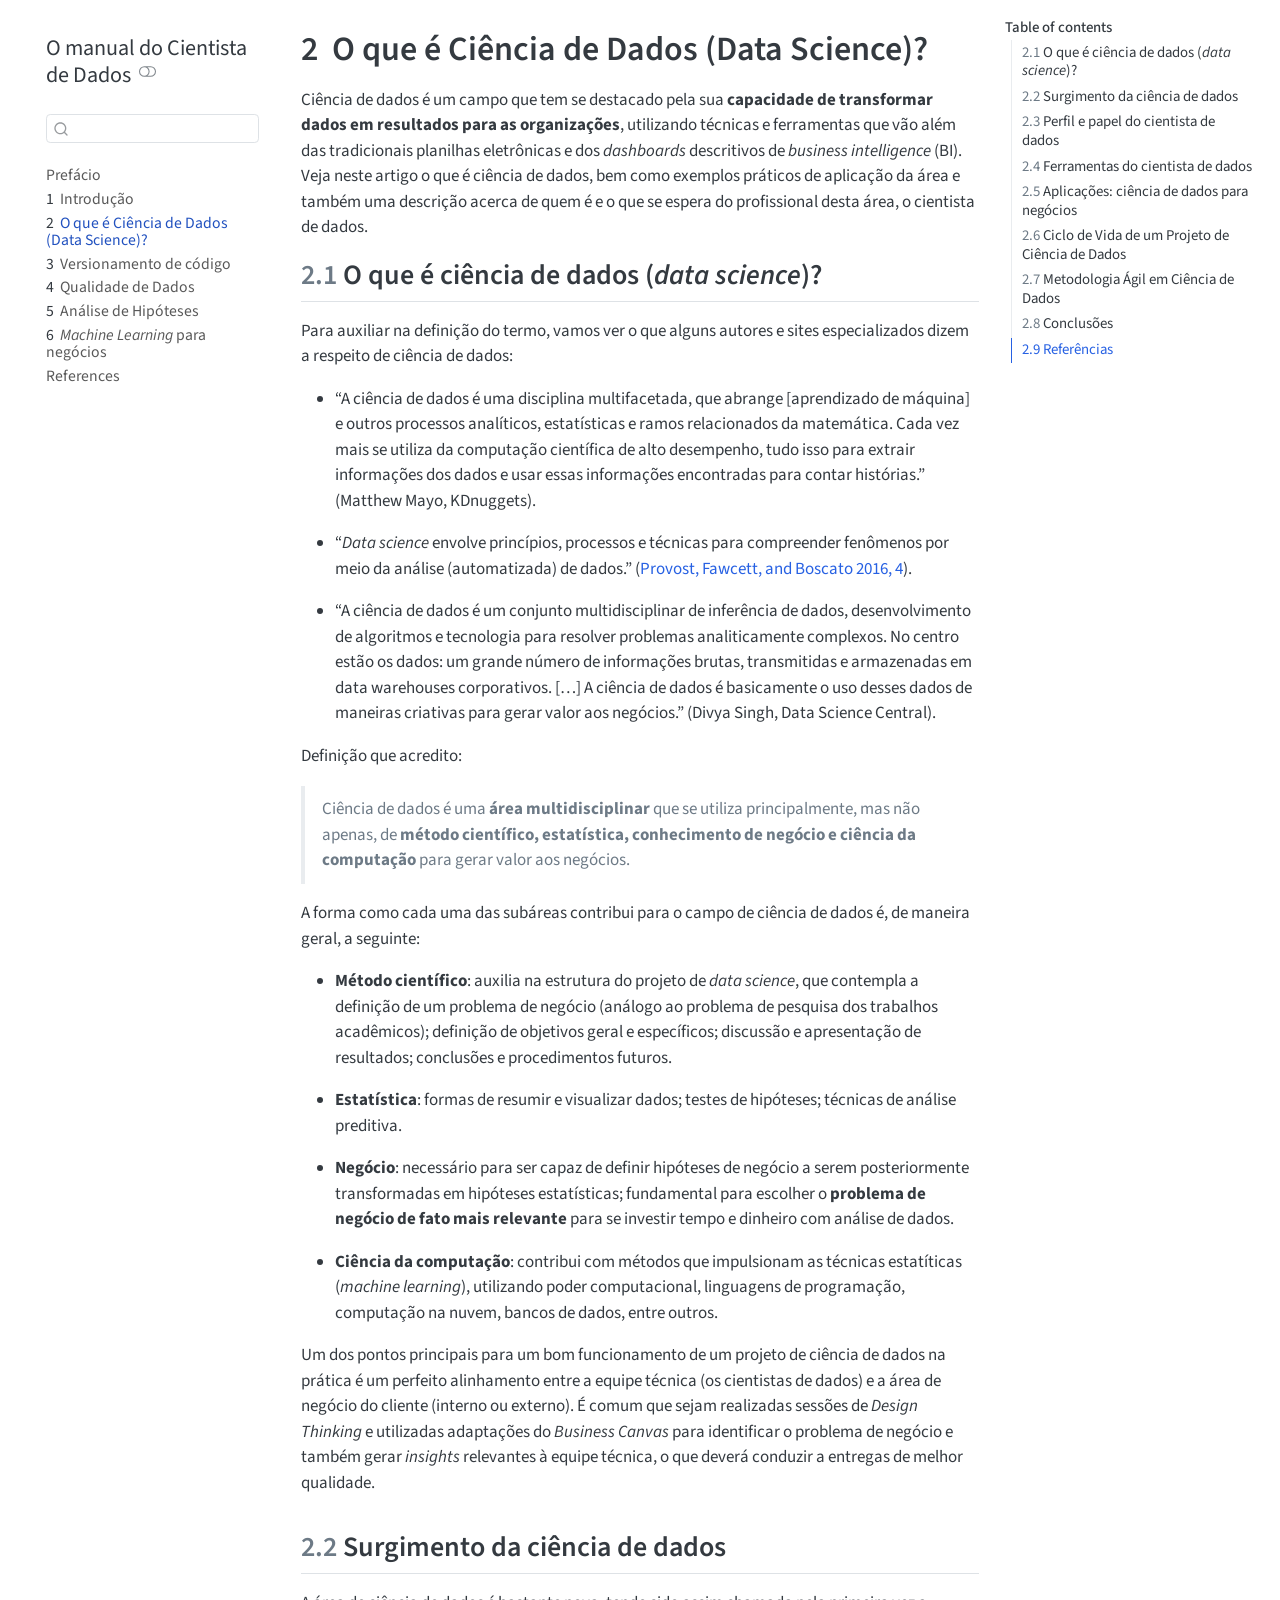
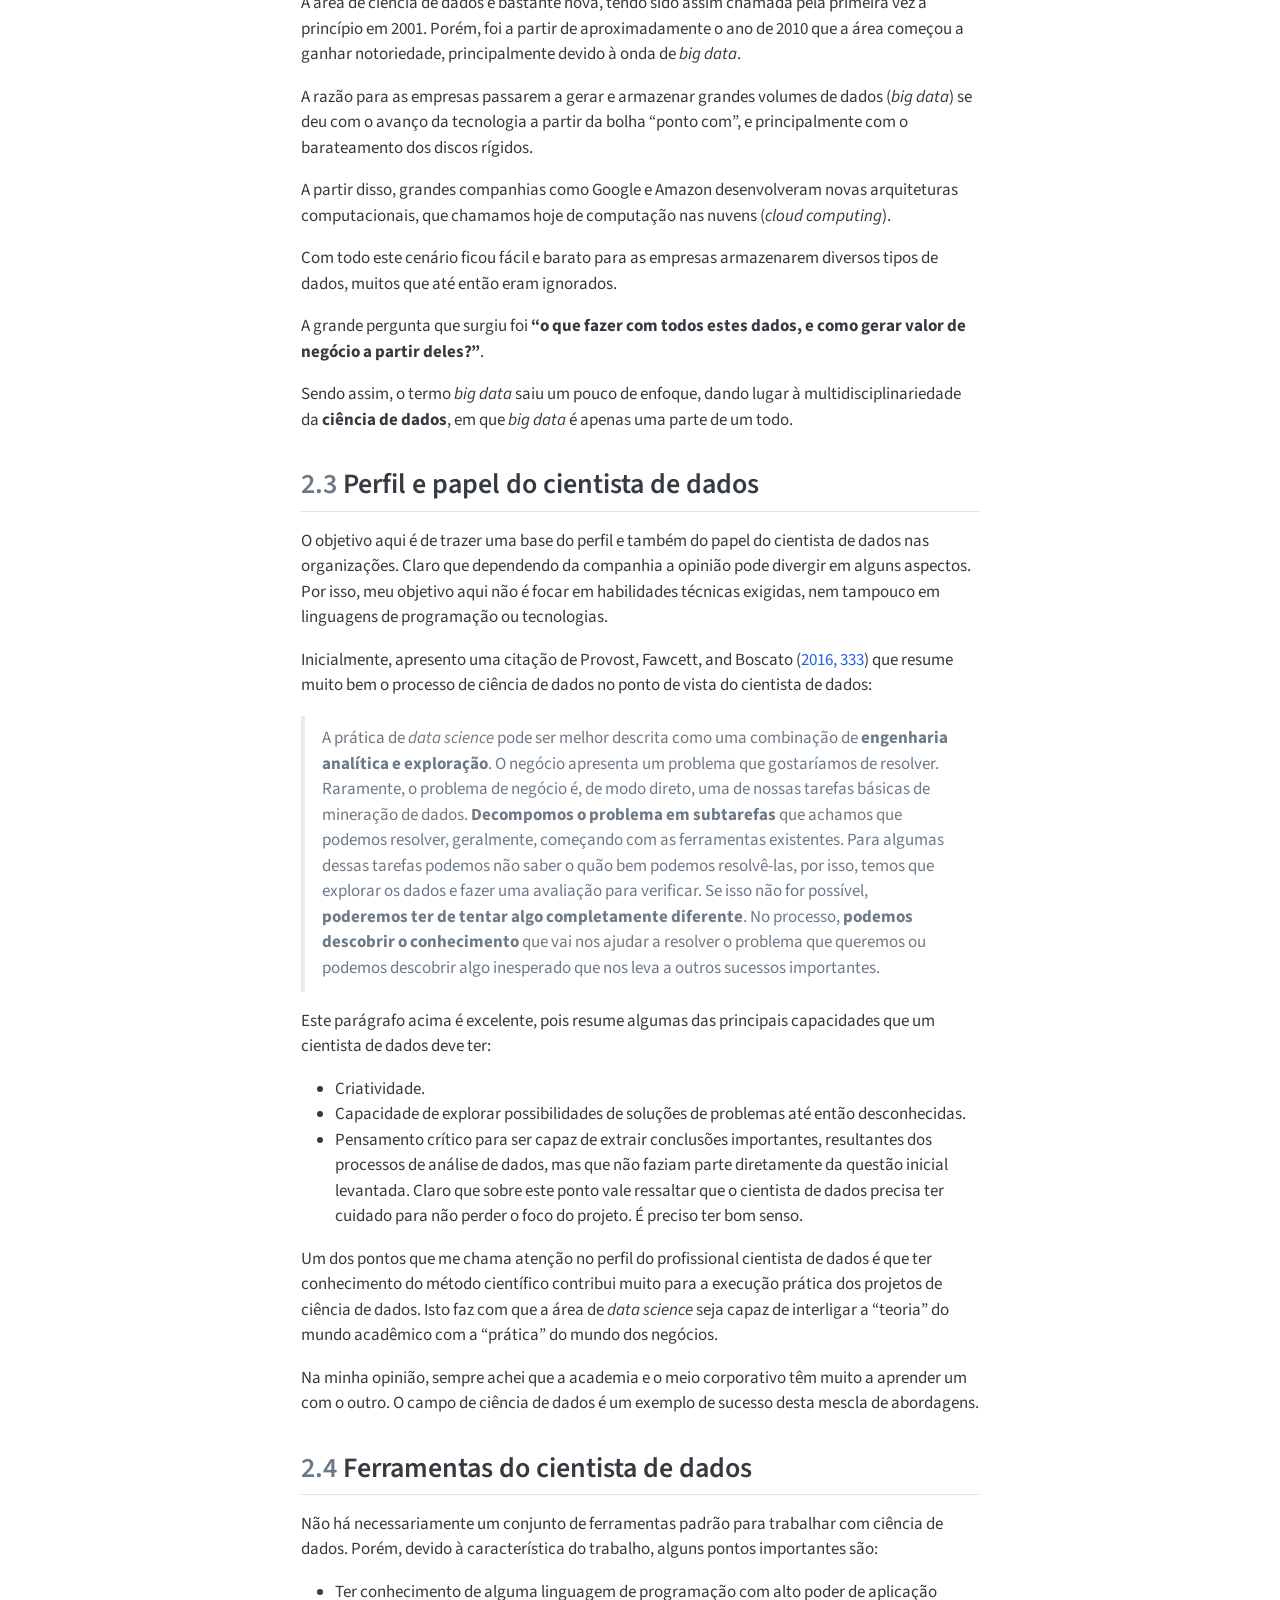
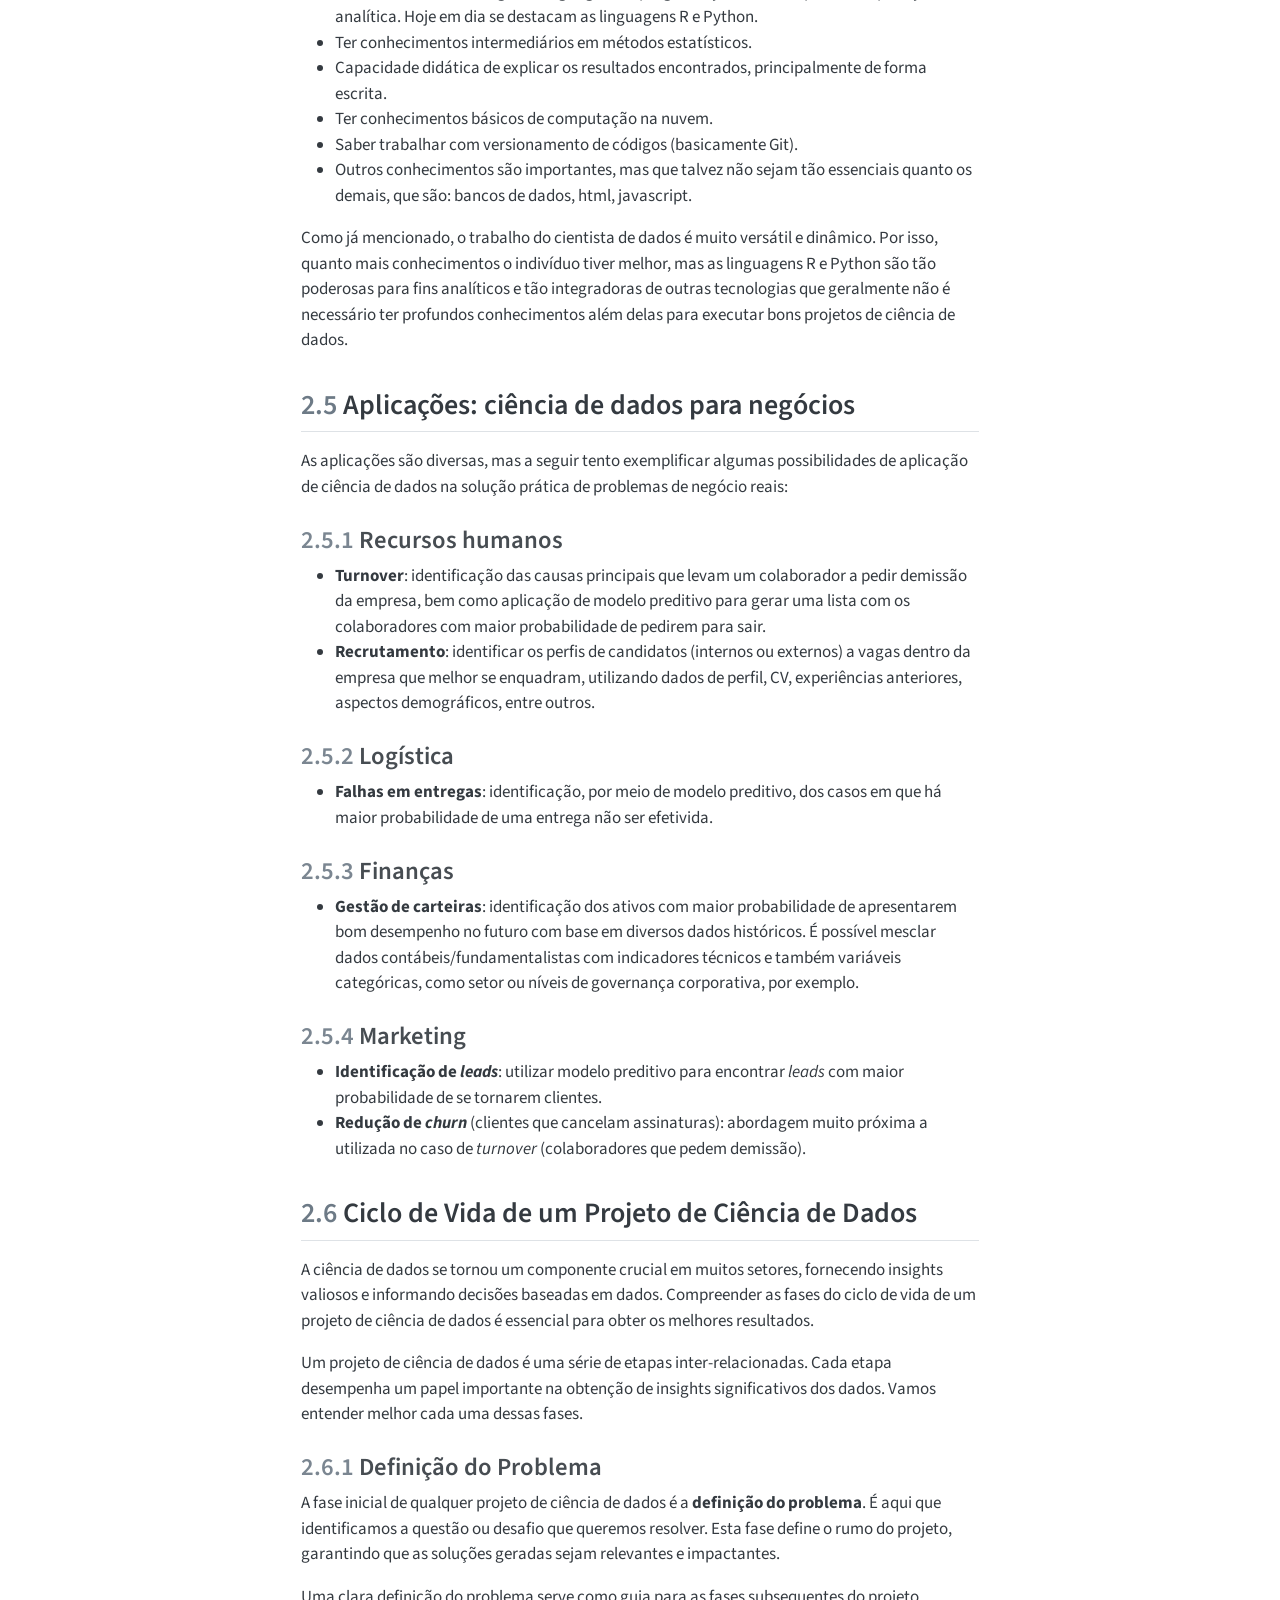
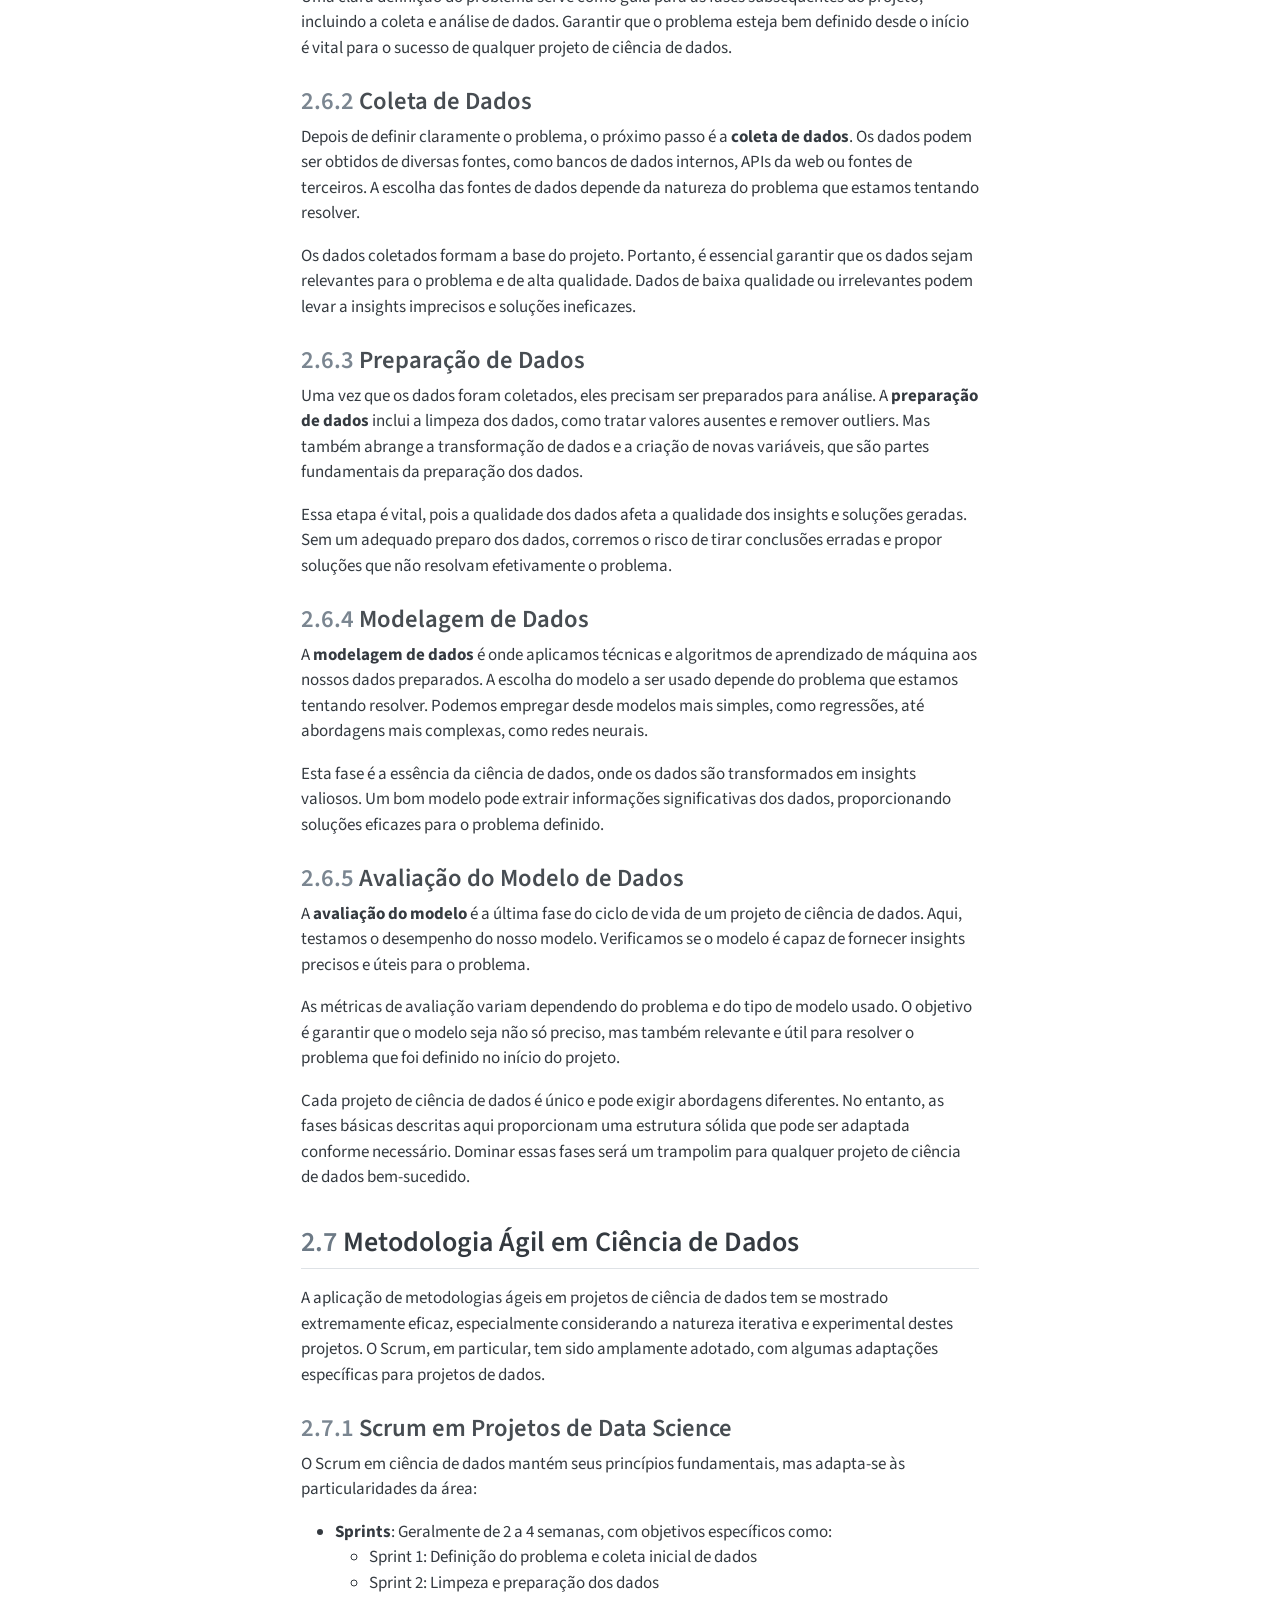
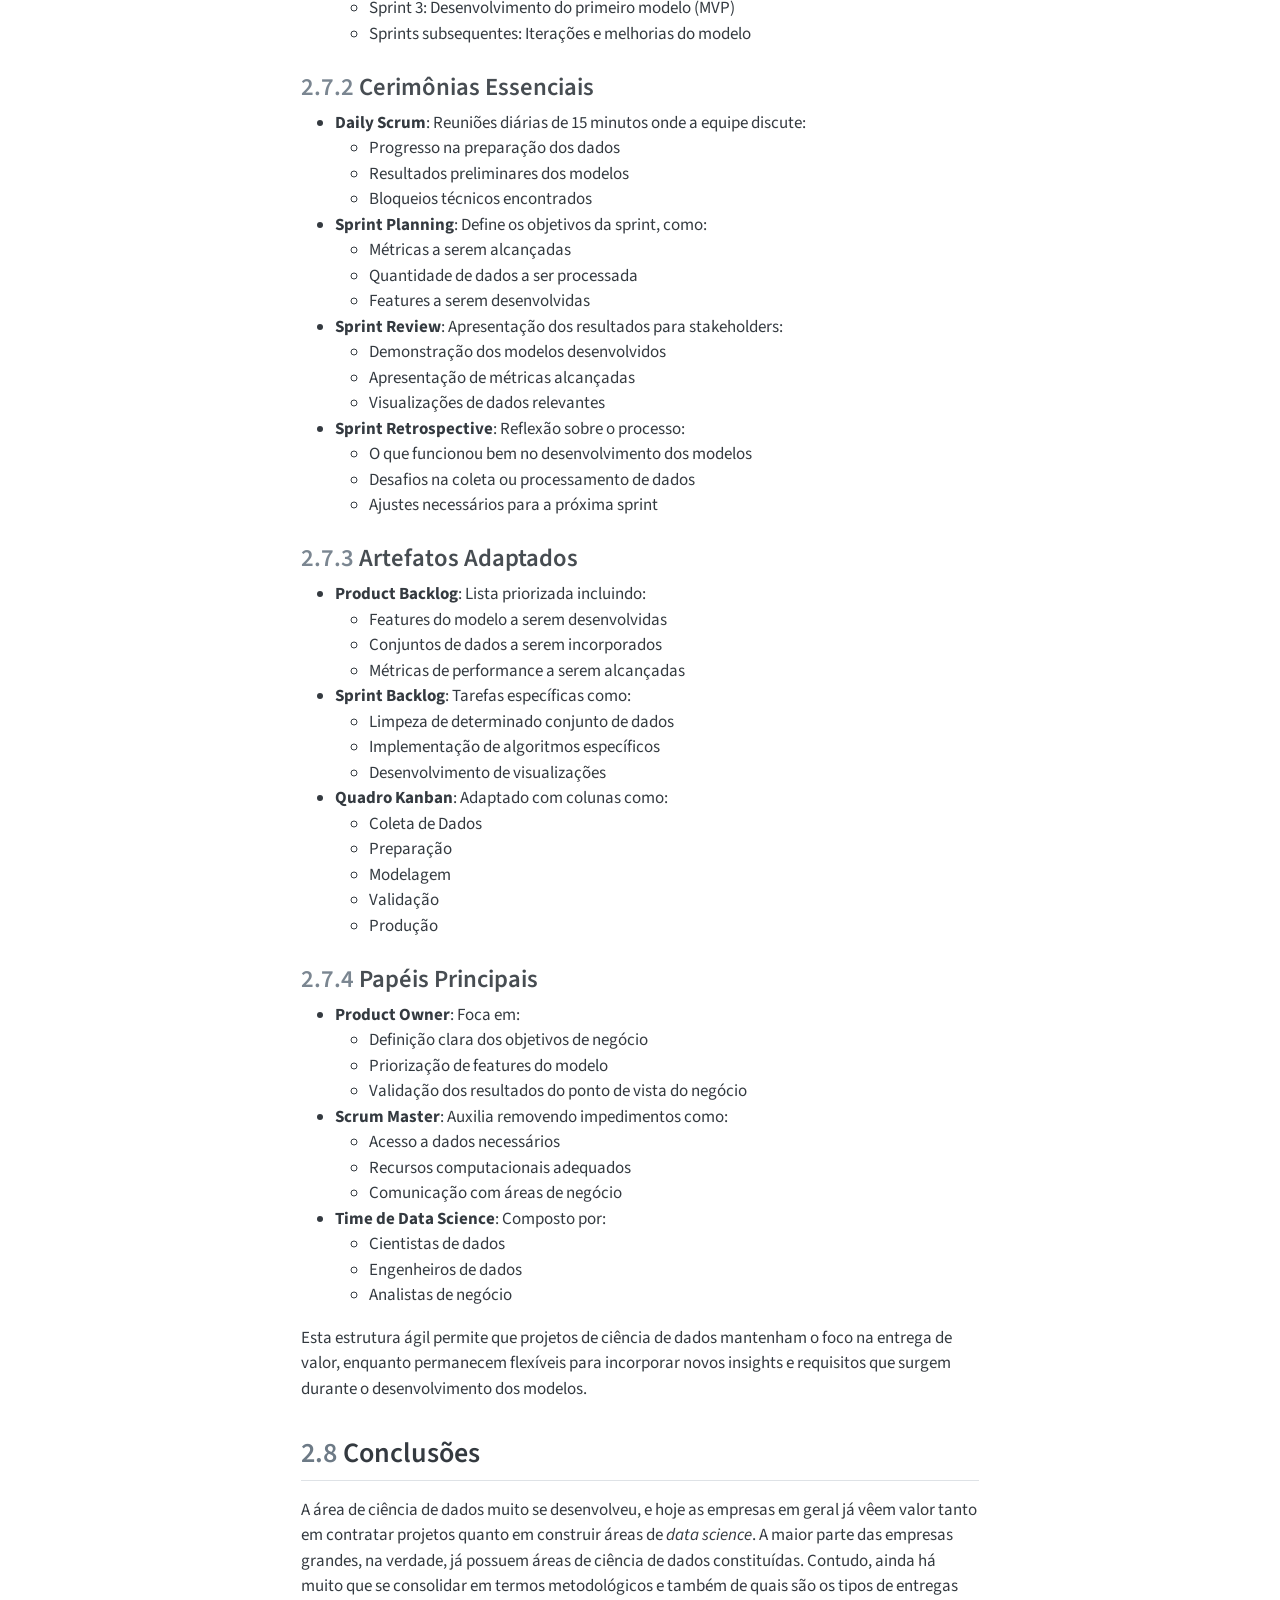
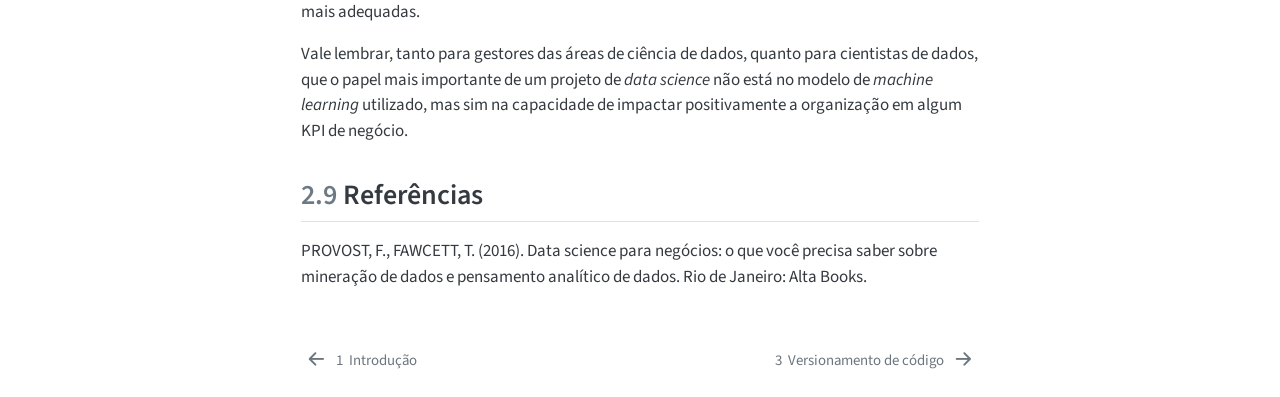
<file: docs/o_que_e_ds.html>
<!DOCTYPE html>
<html xmlns="http://www.w3.org/1999/xhtml" lang="en" xml:lang="en"><head>

<meta charset="utf-8">
<meta name="generator" content="quarto-1.6.40">

<meta name="viewport" content="width=device-width, initial-scale=1.0, user-scalable=yes">


<title>2&nbsp; O que é Ciência de Dados (Data Science)? – O manual do Cientista de Dados</title>
<style>
code{white-space: pre-wrap;}
span.smallcaps{font-variant: small-caps;}
div.columns{display: flex; gap: min(4vw, 1.5em);}
div.column{flex: auto; overflow-x: auto;}
div.hanging-indent{margin-left: 1.5em; text-indent: -1.5em;}
ul.task-list{list-style: none;}
ul.task-list li input[type="checkbox"] {
  width: 0.8em;
  margin: 0 0.8em 0.2em -1em; /* quarto-specific, see https://github.com/quarto-dev/quarto-cli/issues/4556 */ 
  vertical-align: middle;
}
/* CSS for citations */
div.csl-bib-body { }
div.csl-entry {
  clear: both;
  margin-bottom: 0em;
}
.hanging-indent div.csl-entry {
  margin-left:2em;
  text-indent:-2em;
}
div.csl-left-margin {
  min-width:2em;
  float:left;
}
div.csl-right-inline {
  margin-left:2em;
  padding-left:1em;
}
div.csl-indent {
  margin-left: 2em;
}</style>


<script src="site_libs/quarto-nav/quarto-nav.js"></script>
<script src="site_libs/quarto-nav/headroom.min.js"></script>
<script src="site_libs/clipboard/clipboard.min.js"></script>
<script src="site_libs/quarto-search/autocomplete.umd.js"></script>
<script src="site_libs/quarto-search/fuse.min.js"></script>
<script src="site_libs/quarto-search/quarto-search.js"></script>
<meta name="quarto:offset" content="./">
<link href="./versionamento.html" rel="next">
<link href="./intro.html" rel="prev">
<script src="site_libs/quarto-html/quarto.js"></script>
<script src="site_libs/quarto-html/popper.min.js"></script>
<script src="site_libs/quarto-html/tippy.umd.min.js"></script>
<script src="site_libs/quarto-html/anchor.min.js"></script>
<link href="site_libs/quarto-html/tippy.css" rel="stylesheet">
<link href="site_libs/quarto-html/quarto-syntax-highlighting-549806ee2085284f45b00abea8c6df48.css" rel="stylesheet" class="quarto-color-scheme" id="quarto-text-highlighting-styles">
<link href="site_libs/quarto-html/quarto-syntax-highlighting-dark-8ea72dc5fed832574809a9c94082fbbb.css" rel="prefetch" class="quarto-color-scheme quarto-color-alternate" id="quarto-text-highlighting-styles">
<script src="site_libs/bootstrap/bootstrap.min.js"></script>
<link href="site_libs/bootstrap/bootstrap-icons.css" rel="stylesheet">
<link href="site_libs/bootstrap/bootstrap-2dd718d80a4912ee1963dd49595f4abf.min.css" rel="stylesheet" append-hash="true" class="quarto-color-scheme" id="quarto-bootstrap" data-mode="light">
<link href="site_libs/bootstrap/bootstrap-dark-fa97cd739ae4520a9ee02bf5a2c635fd.min.css" rel="prefetch" append-hash="true" class="quarto-color-scheme quarto-color-alternate" id="quarto-bootstrap" data-mode="dark">
<script id="quarto-search-options" type="application/json">{
  "location": "sidebar",
  "copy-button": false,
  "collapse-after": 3,
  "panel-placement": "start",
  "type": "textbox",
  "limit": 50,
  "keyboard-shortcut": [
    "f",
    "/",
    "s"
  ],
  "show-item-context": false,
  "language": {
    "search-no-results-text": "No results",
    "search-matching-documents-text": "matching documents",
    "search-copy-link-title": "Copy link to search",
    "search-hide-matches-text": "Hide additional matches",
    "search-more-match-text": "more match in this document",
    "search-more-matches-text": "more matches in this document",
    "search-clear-button-title": "Clear",
    "search-text-placeholder": "",
    "search-detached-cancel-button-title": "Cancel",
    "search-submit-button-title": "Submit",
    "search-label": "Search"
  }
}</script>


</head>

<body class="nav-sidebar floating">

<div id="quarto-search-results"></div>
  <header id="quarto-header" class="headroom fixed-top">
  <nav class="quarto-secondary-nav">
    <div class="container-fluid d-flex">
      <button type="button" class="quarto-btn-toggle btn" data-bs-toggle="collapse" role="button" data-bs-target=".quarto-sidebar-collapse-item" aria-controls="quarto-sidebar" aria-expanded="false" aria-label="Toggle sidebar navigation" onclick="if (window.quartoToggleHeadroom) { window.quartoToggleHeadroom(); }">
        <i class="bi bi-layout-text-sidebar-reverse"></i>
      </button>
        <nav class="quarto-page-breadcrumbs" aria-label="breadcrumb"><ol class="breadcrumb"><li class="breadcrumb-item"><a href="./o_que_e_ds.html"><span class="chapter-number">2</span>&nbsp; <span class="chapter-title">O que é Ciência de Dados (Data Science)?</span></a></li></ol></nav>
        <a class="flex-grow-1" role="navigation" data-bs-toggle="collapse" data-bs-target=".quarto-sidebar-collapse-item" aria-controls="quarto-sidebar" aria-expanded="false" aria-label="Toggle sidebar navigation" onclick="if (window.quartoToggleHeadroom) { window.quartoToggleHeadroom(); }">      
        </a>
      <button type="button" class="btn quarto-search-button" aria-label="Search" onclick="window.quartoOpenSearch();">
        <i class="bi bi-search"></i>
      </button>
    </div>
  </nav>
</header>
<!-- content -->
<div id="quarto-content" class="quarto-container page-columns page-rows-contents page-layout-article">
<!-- sidebar -->
  <nav id="quarto-sidebar" class="sidebar collapse collapse-horizontal quarto-sidebar-collapse-item sidebar-navigation floating overflow-auto">
    <div class="pt-lg-2 mt-2 text-left sidebar-header">
    <div class="sidebar-title mb-0 py-0">
      <a href="./">O manual do Cientista de Dados</a> 
        <div class="sidebar-tools-main">
  <a href="" class="quarto-color-scheme-toggle quarto-navigation-tool  px-1" onclick="window.quartoToggleColorScheme(); return false;" title="Toggle dark mode"><i class="bi"></i></a>
</div>
    </div>
      </div>
        <div class="mt-2 flex-shrink-0 align-items-center">
        <div class="sidebar-search">
        <div id="quarto-search" class="" title="Search"></div>
        </div>
        </div>
    <div class="sidebar-menu-container"> 
    <ul class="list-unstyled mt-1">
        <li class="sidebar-item">
  <div class="sidebar-item-container"> 
  <a href="./index.html" class="sidebar-item-text sidebar-link">
 <span class="menu-text">Prefácio</span></a>
  </div>
</li>
        <li class="sidebar-item">
  <div class="sidebar-item-container"> 
  <a href="./intro.html" class="sidebar-item-text sidebar-link">
 <span class="menu-text"><span class="chapter-number">1</span>&nbsp; <span class="chapter-title">Introdução</span></span></a>
  </div>
</li>
        <li class="sidebar-item">
  <div class="sidebar-item-container"> 
  <a href="./o_que_e_ds.html" class="sidebar-item-text sidebar-link active">
 <span class="menu-text"><span class="chapter-number">2</span>&nbsp; <span class="chapter-title">O que é Ciência de Dados (Data Science)?</span></span></a>
  </div>
</li>
        <li class="sidebar-item">
  <div class="sidebar-item-container"> 
  <a href="./versionamento.html" class="sidebar-item-text sidebar-link">
 <span class="menu-text"><span class="chapter-number">3</span>&nbsp; <span class="chapter-title">Versionamento de código</span></span></a>
  </div>
</li>
        <li class="sidebar-item">
  <div class="sidebar-item-container"> 
  <a href="./qualidade_de_dados.html" class="sidebar-item-text sidebar-link">
 <span class="menu-text"><span class="chapter-number">4</span>&nbsp; <span class="chapter-title">Qualidade de Dados</span></span></a>
  </div>
</li>
        <li class="sidebar-item">
  <div class="sidebar-item-container"> 
  <a href="./teste_de_hipoteses.html" class="sidebar-item-text sidebar-link">
 <span class="menu-text"><span class="chapter-number">5</span>&nbsp; <span class="chapter-title">Análise de Hipóteses</span></span></a>
  </div>
</li>
        <li class="sidebar-item">
  <div class="sidebar-item-container"> 
  <a href="./machine_learning.html" class="sidebar-item-text sidebar-link">
 <span class="menu-text"><span class="chapter-number">6</span>&nbsp; <span class="chapter-title"><em>Machine Learning</em> para negócios</span></span></a>
  </div>
</li>
        <li class="sidebar-item">
  <div class="sidebar-item-container"> 
  <a href="./references.html" class="sidebar-item-text sidebar-link">
 <span class="menu-text">References</span></a>
  </div>
</li>
    </ul>
    </div>
</nav>
<div id="quarto-sidebar-glass" class="quarto-sidebar-collapse-item" data-bs-toggle="collapse" data-bs-target=".quarto-sidebar-collapse-item"></div>
<!-- margin-sidebar -->
    <div id="quarto-margin-sidebar" class="sidebar margin-sidebar">
        <nav id="TOC" role="doc-toc" class="toc-active">
    <h2 id="toc-title">Table of contents</h2>
   
  <ul>
  <li><a href="#o-que-é-ciência-de-dados-data-science" id="toc-o-que-é-ciência-de-dados-data-science" class="nav-link active" data-scroll-target="#o-que-é-ciência-de-dados-data-science"><span class="header-section-number">2.1</span> O que é ciência de dados (<em>data science</em>)?</a></li>
  <li><a href="#surgimento-da-ciência-de-dados" id="toc-surgimento-da-ciência-de-dados" class="nav-link" data-scroll-target="#surgimento-da-ciência-de-dados"><span class="header-section-number">2.2</span> Surgimento da ciência de dados</a></li>
  <li><a href="#perfil-e-papel-do-cientista-de-dados" id="toc-perfil-e-papel-do-cientista-de-dados" class="nav-link" data-scroll-target="#perfil-e-papel-do-cientista-de-dados"><span class="header-section-number">2.3</span> Perfil e papel do cientista de dados</a></li>
  <li><a href="#ferramentas-do-cientista-de-dados" id="toc-ferramentas-do-cientista-de-dados" class="nav-link" data-scroll-target="#ferramentas-do-cientista-de-dados"><span class="header-section-number">2.4</span> Ferramentas do cientista de dados</a></li>
  <li><a href="#aplicações-ciência-de-dados-para-negócios" id="toc-aplicações-ciência-de-dados-para-negócios" class="nav-link" data-scroll-target="#aplicações-ciência-de-dados-para-negócios"><span class="header-section-number">2.5</span> Aplicações: ciência de dados para negócios</a>
  <ul class="collapse">
  <li><a href="#recursos-humanos" id="toc-recursos-humanos" class="nav-link" data-scroll-target="#recursos-humanos"><span class="header-section-number">2.5.1</span> Recursos humanos</a></li>
  <li><a href="#logística" id="toc-logística" class="nav-link" data-scroll-target="#logística"><span class="header-section-number">2.5.2</span> Logística</a></li>
  <li><a href="#finanças" id="toc-finanças" class="nav-link" data-scroll-target="#finanças"><span class="header-section-number">2.5.3</span> Finanças</a></li>
  <li><a href="#marketing" id="toc-marketing" class="nav-link" data-scroll-target="#marketing"><span class="header-section-number">2.5.4</span> Marketing</a></li>
  </ul></li>
  <li><a href="#ciclo-de-vida-de-um-projeto-de-ciência-de-dados" id="toc-ciclo-de-vida-de-um-projeto-de-ciência-de-dados" class="nav-link" data-scroll-target="#ciclo-de-vida-de-um-projeto-de-ciência-de-dados"><span class="header-section-number">2.6</span> Ciclo de Vida de um Projeto de Ciência de Dados</a>
  <ul class="collapse">
  <li><a href="#definição-do-problema" id="toc-definição-do-problema" class="nav-link" data-scroll-target="#definição-do-problema"><span class="header-section-number">2.6.1</span> Definição do Problema</a></li>
  <li><a href="#coleta-de-dados" id="toc-coleta-de-dados" class="nav-link" data-scroll-target="#coleta-de-dados"><span class="header-section-number">2.6.2</span> Coleta de Dados</a></li>
  <li><a href="#preparação-de-dados" id="toc-preparação-de-dados" class="nav-link" data-scroll-target="#preparação-de-dados"><span class="header-section-number">2.6.3</span> Preparação de Dados</a></li>
  <li><a href="#modelagem-de-dados" id="toc-modelagem-de-dados" class="nav-link" data-scroll-target="#modelagem-de-dados"><span class="header-section-number">2.6.4</span> Modelagem de Dados</a></li>
  <li><a href="#avaliação-do-modelo-de-dados" id="toc-avaliação-do-modelo-de-dados" class="nav-link" data-scroll-target="#avaliação-do-modelo-de-dados"><span class="header-section-number">2.6.5</span> Avaliação do Modelo de Dados</a></li>
  </ul></li>
  <li><a href="#metodologia-ágil-em-ciência-de-dados" id="toc-metodologia-ágil-em-ciência-de-dados" class="nav-link" data-scroll-target="#metodologia-ágil-em-ciência-de-dados"><span class="header-section-number">2.7</span> Metodologia Ágil em Ciência de Dados</a>
  <ul class="collapse">
  <li><a href="#scrum-em-projetos-de-data-science" id="toc-scrum-em-projetos-de-data-science" class="nav-link" data-scroll-target="#scrum-em-projetos-de-data-science"><span class="header-section-number">2.7.1</span> Scrum em Projetos de Data Science</a></li>
  <li><a href="#cerimônias-essenciais" id="toc-cerimônias-essenciais" class="nav-link" data-scroll-target="#cerimônias-essenciais"><span class="header-section-number">2.7.2</span> Cerimônias Essenciais</a></li>
  <li><a href="#artefatos-adaptados" id="toc-artefatos-adaptados" class="nav-link" data-scroll-target="#artefatos-adaptados"><span class="header-section-number">2.7.3</span> Artefatos Adaptados</a></li>
  <li><a href="#papéis-principais" id="toc-papéis-principais" class="nav-link" data-scroll-target="#papéis-principais"><span class="header-section-number">2.7.4</span> Papéis Principais</a></li>
  </ul></li>
  <li><a href="#conclusões" id="toc-conclusões" class="nav-link" data-scroll-target="#conclusões"><span class="header-section-number">2.8</span> Conclusões</a></li>
  <li><a href="#referências" id="toc-referências" class="nav-link" data-scroll-target="#referências"><span class="header-section-number">2.9</span> Referências</a></li>
  </ul>
</nav>
    </div>
<!-- main -->
<main class="content" id="quarto-document-content">

<header id="title-block-header" class="quarto-title-block default">
<div class="quarto-title">
<h1 class="title"><span class="chapter-number">2</span>&nbsp; <span class="chapter-title">O que é Ciência de Dados (Data Science)?</span></h1>
</div>



<div class="quarto-title-meta">

    
  
    
  </div>
  


</header>


<p>Ciência de dados é um campo que tem se destacado pela sua <strong>capacidade de transformar dados em resultados para as organizações</strong>, utilizando técnicas e ferramentas que vão além das tradicionais planilhas eletrônicas e dos <em>dashboards</em> descritivos de <em>business intelligence</em> (BI). Veja neste artigo o que é ciência de dados, bem como exemplos práticos de aplicação da área e também uma descrição acerca de quem é e o que se espera do profissional desta área, o cientista de dados.</p>
<section id="o-que-é-ciência-de-dados-data-science" class="level2" data-number="2.1">
<h2 data-number="2.1" class="anchored" data-anchor-id="o-que-é-ciência-de-dados-data-science"><span class="header-section-number">2.1</span> O que é ciência de dados (<em>data science</em>)?</h2>
<p>Para auxiliar na definição do termo, vamos ver o que alguns autores e sites especializados dizem a respeito de ciência de dados:</p>
<ul>
<li><p>“A ciência de dados é uma disciplina multifacetada, que abrange [aprendizado de máquina] e outros processos analíticos, estatísticas e ramos relacionados da matemática. Cada vez mais se utiliza da computação científica de alto desempenho, tudo isso para extrair informações dos dados e usar essas informações encontradas para contar histórias.” (Matthew Mayo, KDnuggets).</p></li>
<li><p>“<em>Data science</em> envolve princípios, processos e técnicas para compreender fenômenos por meio da análise (automatizada) de dados.” <span class="citation" data-cites="provost2016data">(<a href="references.html#ref-provost2016data" role="doc-biblioref">Provost, Fawcett, and Boscato 2016, 4</a>)</span>.</p></li>
<li><p>“A ciência de dados é um conjunto multidisciplinar de inferência de dados, desenvolvimento de algoritmos e tecnologia para resolver problemas analiticamente complexos. No centro estão os dados: um grande número de informações brutas, transmitidas e armazenadas em data warehouses corporativos. […] A ciência de dados é basicamente o uso desses dados de maneiras criativas para gerar valor aos negócios.” (Divya Singh, Data Science Central).</p></li>
</ul>
<p>Definição que acredito:</p>
<blockquote class="blockquote">
<p>Ciência de dados é uma <strong>área multidisciplinar</strong> que se utiliza principalmente, mas não apenas, de <strong>método científico, estatística, conhecimento de negócio e ciência da computação</strong> para gerar valor aos negócios.</p>
</blockquote>
<p>A forma como cada uma das subáreas contribui para o campo de ciência de dados é, de maneira geral, a seguinte:</p>
<ul>
<li><p><strong>Método científico</strong>: auxilia na estrutura do projeto de <em>data science</em>, que contempla a definição de um problema de negócio (análogo ao problema de pesquisa dos trabalhos acadêmicos); definição de objetivos geral e específicos; discussão e apresentação de resultados; conclusões e procedimentos futuros.</p></li>
<li><p><strong>Estatística</strong>: formas de resumir e visualizar dados; testes de hipóteses; técnicas de análise preditiva.</p></li>
<li><p><strong>Negócio</strong>: necessário para ser capaz de definir hipóteses de negócio a serem posteriormente transformadas em hipóteses estatísticas; fundamental para escolher o <strong>problema de negócio de fato mais relevante</strong> para se investir tempo e dinheiro com análise de dados.</p></li>
<li><p><strong>Ciência da computação</strong>: contribui com métodos que impulsionam as técnicas estatíticas (<em>machine learning</em>), utilizando poder computacional, linguagens de programação, computação na nuvem, bancos de dados, entre outros.</p></li>
</ul>
<p>Um dos pontos principais para um bom funcionamento de um projeto de ciência de dados na prática é um perfeito alinhamento entre a equipe técnica (os cientistas de dados) e a área de negócio do cliente (interno ou externo). É comum que sejam realizadas sessões de <em>Design Thinking</em> e utilizadas adaptações do <em>Business Canvas</em> para identificar o problema de negócio e também gerar <em>insights</em> relevantes à equipe técnica, o que deverá conduzir a entregas de melhor qualidade.</p>
</section>
<section id="surgimento-da-ciência-de-dados" class="level2" data-number="2.2">
<h2 data-number="2.2" class="anchored" data-anchor-id="surgimento-da-ciência-de-dados"><span class="header-section-number">2.2</span> Surgimento da ciência de dados</h2>
<p>A área de ciência de dados é bastante nova, tendo sido assim chamada pela primeira vez a princípio em 2001. Porém, foi a partir de aproximadamente o ano de 2010 que a área começou a ganhar notoriedade, principalmente devido à onda de <em>big data</em>.</p>
<p>A razão para as empresas passarem a gerar e armazenar grandes volumes de dados (<em>big data</em>) se deu com o avanço da tecnologia a partir da bolha “ponto com”, e principalmente com o barateamento dos discos rígidos.</p>
<p>A partir disso, grandes companhias como Google e Amazon desenvolveram novas arquiteturas computacionais, que chamamos hoje de computação nas nuvens (<em>cloud computing</em>).</p>
<p>Com todo este cenário ficou fácil e barato para as empresas armazenarem diversos tipos de dados, muitos que até então eram ignorados.</p>
<p>A grande pergunta que surgiu foi <strong>“o que fazer com todos estes dados, e como gerar valor de negócio a partir deles?”</strong>.</p>
<p>Sendo assim, o termo <em>big data</em> saiu um pouco de enfoque, dando lugar à multidisciplinariedade da <strong>ciência de dados</strong>, em que <em>big data</em> é apenas uma parte de um todo.</p>
</section>
<section id="perfil-e-papel-do-cientista-de-dados" class="level2" data-number="2.3">
<h2 data-number="2.3" class="anchored" data-anchor-id="perfil-e-papel-do-cientista-de-dados"><span class="header-section-number">2.3</span> Perfil e papel do cientista de dados</h2>
<p>O objetivo aqui é de trazer uma base do perfil e também do papel do cientista de dados nas organizações. Claro que dependendo da companhia a opinião pode divergir em alguns aspectos. Por isso, meu objetivo aqui não é focar em habilidades técnicas exigidas, nem tampouco em linguagens de programação ou tecnologias.</p>
<p>Inicialmente, apresento uma citação de <span class="citation" data-cites="provost2016data">Provost, Fawcett, and Boscato (<a href="references.html#ref-provost2016data" role="doc-biblioref">2016, 333</a>)</span> que resume muito bem o processo de ciência de dados no ponto de vista do cientista de dados:</p>
<blockquote class="blockquote">
<p>A prática de <em>data science</em> pode ser melhor descrita como uma combinação de <strong>engenharia analítica e exploração</strong>. O negócio apresenta um problema que gostaríamos de resolver. Raramente, o problema de negócio é, de modo direto, uma de nossas tarefas básicas de mineração de dados. <strong>Decompomos o problema em subtarefas</strong> que achamos que podemos resolver, geralmente, começando com as ferramentas existentes. Para algumas dessas tarefas podemos não saber o quão bem podemos resolvê-las, por isso, temos que explorar os dados e fazer uma avaliação para verificar. Se isso não for possível, <strong>poderemos ter de tentar algo completamente diferente</strong>. No processo, <strong>podemos descobrir o conhecimento</strong> que vai nos ajudar a resolver o problema que queremos ou podemos descobrir algo inesperado que nos leva a outros sucessos importantes.</p>
</blockquote>
<p>Este parágrafo acima é excelente, pois resume algumas das principais capacidades que um cientista de dados deve ter:</p>
<ul>
<li>Criatividade.</li>
<li>Capacidade de explorar possibilidades de soluções de problemas até então desconhecidas.</li>
<li>Pensamento crítico para ser capaz de extrair conclusões importantes, resultantes dos processos de análise de dados, mas que não faziam parte diretamente da questão inicial levantada. Claro que sobre este ponto vale ressaltar que o cientista de dados precisa ter cuidado para não perder o foco do projeto. É preciso ter bom senso.</li>
</ul>
<p>Um dos pontos que me chama atenção no perfil do profissional cientista de dados é que ter conhecimento do método científico contribui muito para a execução prática dos projetos de ciência de dados. Isto faz com que a área de <em>data science</em> seja capaz de interligar a “teoria” do mundo acadêmico com a “prática” do mundo dos negócios.</p>
<p>Na minha opinião, sempre achei que a academia e o meio corporativo têm muito a aprender um com o outro. O campo de ciência de dados é um exemplo de sucesso desta mescla de abordagens.</p>
</section>
<section id="ferramentas-do-cientista-de-dados" class="level2" data-number="2.4">
<h2 data-number="2.4" class="anchored" data-anchor-id="ferramentas-do-cientista-de-dados"><span class="header-section-number">2.4</span> Ferramentas do cientista de dados</h2>
<p>Não há necessariamente um conjunto de ferramentas padrão para trabalhar com ciência de dados. Porém, devido à característica do trabalho, alguns pontos importantes são:</p>
<ul>
<li>Ter conhecimento de alguma linguagem de programação com alto poder de aplicação analítica. Hoje em dia se destacam as linguagens R e Python.</li>
<li>Ter conhecimentos intermediários em métodos estatísticos.</li>
<li>Capacidade didática de explicar os resultados encontrados, principalmente de forma escrita.</li>
<li>Ter conhecimentos básicos de computação na nuvem.</li>
<li>Saber trabalhar com versionamento de códigos (basicamente Git).</li>
<li>Outros conhecimentos são importantes, mas que talvez não sejam tão essenciais quanto os demais, que são: bancos de dados, html, javascript.</li>
</ul>
<p>Como já mencionado, o trabalho do cientista de dados é muito versátil e dinâmico. Por isso, quanto mais conhecimentos o indivíduo tiver melhor, mas as linguagens R e Python são tão poderosas para fins analíticos e tão integradoras de outras tecnologias que geralmente não é necessário ter profundos conhecimentos além delas para executar bons projetos de ciência de dados.</p>
</section>
<section id="aplicações-ciência-de-dados-para-negócios" class="level2" data-number="2.5">
<h2 data-number="2.5" class="anchored" data-anchor-id="aplicações-ciência-de-dados-para-negócios"><span class="header-section-number">2.5</span> Aplicações: ciência de dados para negócios</h2>
<p>As aplicações são diversas, mas a seguir tento exemplificar algumas possibilidades de aplicação de ciência de dados na solução prática de problemas de negócio reais:</p>
<section id="recursos-humanos" class="level3" data-number="2.5.1">
<h3 data-number="2.5.1" class="anchored" data-anchor-id="recursos-humanos"><span class="header-section-number">2.5.1</span> Recursos humanos</h3>
<ul>
<li><strong>Turnover</strong>: identificação das causas principais que levam um colaborador a pedir demissão da empresa, bem como aplicação de modelo preditivo para gerar uma lista com os colaboradores com maior probabilidade de pedirem para sair.</li>
<li><strong>Recrutamento</strong>: identificar os perfis de candidatos (internos ou externos) a vagas dentro da empresa que melhor se enquadram, utilizando dados de perfil, CV, experiências anteriores, aspectos demográficos, entre outros.</li>
</ul>
</section>
<section id="logística" class="level3" data-number="2.5.2">
<h3 data-number="2.5.2" class="anchored" data-anchor-id="logística"><span class="header-section-number">2.5.2</span> Logística</h3>
<ul>
<li><strong>Falhas em entregas</strong>: identificação, por meio de modelo preditivo, dos casos em que há maior probabilidade de uma entrega não ser efetivida.</li>
</ul>
</section>
<section id="finanças" class="level3" data-number="2.5.3">
<h3 data-number="2.5.3" class="anchored" data-anchor-id="finanças"><span class="header-section-number">2.5.3</span> Finanças</h3>
<ul>
<li><strong>Gestão de carteiras</strong>: identificação dos ativos com maior probabilidade de apresentarem bom desempenho no futuro com base em diversos dados históricos. É possível mesclar dados contábeis/fundamentalistas com indicadores técnicos e também variáveis categóricas, como setor ou níveis de governança corporativa, por exemplo.</li>
</ul>
</section>
<section id="marketing" class="level3" data-number="2.5.4">
<h3 data-number="2.5.4" class="anchored" data-anchor-id="marketing"><span class="header-section-number">2.5.4</span> Marketing</h3>
<ul>
<li><strong>Identificação de <em>leads</em></strong>: utilizar modelo preditivo para encontrar <em>leads</em> com maior probabilidade de se tornarem clientes.</li>
<li><strong>Redução de <em>churn</em></strong> (clientes que cancelam assinaturas): abordagem muito próxima a utilizada no caso de <em>turnover</em> (colaboradores que pedem demissão).</li>
</ul>
</section>
</section>
<section id="ciclo-de-vida-de-um-projeto-de-ciência-de-dados" class="level2" data-number="2.6">
<h2 data-number="2.6" class="anchored" data-anchor-id="ciclo-de-vida-de-um-projeto-de-ciência-de-dados"><span class="header-section-number">2.6</span> Ciclo de Vida de um Projeto de Ciência de Dados</h2>
<p>A ciência de dados se tornou um componente crucial em muitos setores, fornecendo insights valiosos e informando decisões baseadas em dados. Compreender as fases do ciclo de vida de um projeto de ciência de dados é essencial para obter os melhores resultados.</p>
<p>Um projeto de ciência de dados é uma série de etapas inter-relacionadas. Cada etapa desempenha um papel importante na obtenção de insights significativos dos dados. Vamos entender melhor cada uma dessas fases.</p>
<section id="definição-do-problema" class="level3" data-number="2.6.1">
<h3 data-number="2.6.1" class="anchored" data-anchor-id="definição-do-problema"><span class="header-section-number">2.6.1</span> Definição do Problema</h3>
<p>A fase inicial de qualquer projeto de ciência de dados é a <strong>definição do problema</strong>. É aqui que identificamos a questão ou desafio que queremos resolver. Esta fase define o rumo do projeto, garantindo que as soluções geradas sejam relevantes e impactantes.</p>
<p>Uma clara definição do problema serve como guia para as fases subsequentes do projeto, incluindo a coleta e análise de dados. Garantir que o problema esteja bem definido desde o início é vital para o sucesso de qualquer projeto de ciência de dados.</p>
</section>
<section id="coleta-de-dados" class="level3" data-number="2.6.2">
<h3 data-number="2.6.2" class="anchored" data-anchor-id="coleta-de-dados"><span class="header-section-number">2.6.2</span> Coleta de Dados</h3>
<p>Depois de definir claramente o problema, o próximo passo é a <strong>coleta de dados</strong>. Os dados podem ser obtidos de diversas fontes, como bancos de dados internos, APIs da web ou fontes de terceiros. A escolha das fontes de dados depende da natureza do problema que estamos tentando resolver.</p>
<p>Os dados coletados formam a base do projeto. Portanto, é essencial garantir que os dados sejam relevantes para o problema e de alta qualidade. Dados de baixa qualidade ou irrelevantes podem levar a insights imprecisos e soluções ineficazes.</p>
</section>
<section id="preparação-de-dados" class="level3" data-number="2.6.3">
<h3 data-number="2.6.3" class="anchored" data-anchor-id="preparação-de-dados"><span class="header-section-number">2.6.3</span> Preparação de Dados</h3>
<p>Uma vez que os dados foram coletados, eles precisam ser preparados para análise. A <strong>preparação de dados</strong> inclui a limpeza dos dados, como tratar valores ausentes e remover outliers. Mas também abrange a transformação de dados e a criação de novas variáveis, que são partes fundamentais da preparação dos dados.</p>
<p>Essa etapa é vital, pois a qualidade dos dados afeta a qualidade dos insights e soluções geradas. Sem um adequado preparo dos dados, corremos o risco de tirar conclusões erradas e propor soluções que não resolvam efetivamente o problema.</p>
</section>
<section id="modelagem-de-dados" class="level3" data-number="2.6.4">
<h3 data-number="2.6.4" class="anchored" data-anchor-id="modelagem-de-dados"><span class="header-section-number">2.6.4</span> Modelagem de Dados</h3>
<p>A <strong>modelagem de dados</strong> é onde aplicamos técnicas e algoritmos de aprendizado de máquina aos nossos dados preparados. A escolha do modelo a ser usado depende do problema que estamos tentando resolver. Podemos empregar desde modelos mais simples, como regressões, até abordagens mais complexas, como redes neurais.</p>
<p>Esta fase é a essência da ciência de dados, onde os dados são transformados em insights valiosos. Um bom modelo pode extrair informações significativas dos dados, proporcionando soluções eficazes para o problema definido.</p>
</section>
<section id="avaliação-do-modelo-de-dados" class="level3" data-number="2.6.5">
<h3 data-number="2.6.5" class="anchored" data-anchor-id="avaliação-do-modelo-de-dados"><span class="header-section-number">2.6.5</span> Avaliação do Modelo de Dados</h3>
<p>A <strong>avaliação do modelo</strong> é a última fase do ciclo de vida de um projeto de ciência de dados. Aqui, testamos o desempenho do nosso modelo. Verificamos se o modelo é capaz de fornecer insights precisos e úteis para o problema.</p>
<p>As métricas de avaliação variam dependendo do problema e do tipo de modelo usado. O objetivo é garantir que o modelo seja não só preciso, mas também relevante e útil para resolver o problema que foi definido no início do projeto.</p>
<p>Cada projeto de ciência de dados é único e pode exigir abordagens diferentes. No entanto, as fases básicas descritas aqui proporcionam uma estrutura sólida que pode ser adaptada conforme necessário. Dominar essas fases será um trampolim para qualquer projeto de ciência de dados bem-sucedido.</p>
</section>
</section>
<section id="metodologia-ágil-em-ciência-de-dados" class="level2" data-number="2.7">
<h2 data-number="2.7" class="anchored" data-anchor-id="metodologia-ágil-em-ciência-de-dados"><span class="header-section-number">2.7</span> Metodologia Ágil em Ciência de Dados</h2>
<p>A aplicação de metodologias ágeis em projetos de ciência de dados tem se mostrado extremamente eficaz, especialmente considerando a natureza iterativa e experimental destes projetos. O Scrum, em particular, tem sido amplamente adotado, com algumas adaptações específicas para projetos de dados.</p>
<section id="scrum-em-projetos-de-data-science" class="level3" data-number="2.7.1">
<h3 data-number="2.7.1" class="anchored" data-anchor-id="scrum-em-projetos-de-data-science"><span class="header-section-number">2.7.1</span> Scrum em Projetos de Data Science</h3>
<p>O Scrum em ciência de dados mantém seus princípios fundamentais, mas adapta-se às particularidades da área:</p>
<ul>
<li><strong>Sprints</strong>: Geralmente de 2 a 4 semanas, com objetivos específicos como:
<ul>
<li>Sprint 1: Definição do problema e coleta inicial de dados</li>
<li>Sprint 2: Limpeza e preparação dos dados</li>
<li>Sprint 3: Desenvolvimento do primeiro modelo (MVP)</li>
<li>Sprints subsequentes: Iterações e melhorias do modelo</li>
</ul></li>
</ul>
</section>
<section id="cerimônias-essenciais" class="level3" data-number="2.7.2">
<h3 data-number="2.7.2" class="anchored" data-anchor-id="cerimônias-essenciais"><span class="header-section-number">2.7.2</span> Cerimônias Essenciais</h3>
<ul>
<li><strong>Daily Scrum</strong>: Reuniões diárias de 15 minutos onde a equipe discute:
<ul>
<li>Progresso na preparação dos dados</li>
<li>Resultados preliminares dos modelos</li>
<li>Bloqueios técnicos encontrados</li>
</ul></li>
<li><strong>Sprint Planning</strong>: Define os objetivos da sprint, como:
<ul>
<li>Métricas a serem alcançadas</li>
<li>Quantidade de dados a ser processada</li>
<li>Features a serem desenvolvidas</li>
</ul></li>
<li><strong>Sprint Review</strong>: Apresentação dos resultados para stakeholders:
<ul>
<li>Demonstração dos modelos desenvolvidos</li>
<li>Apresentação de métricas alcançadas</li>
<li>Visualizações de dados relevantes</li>
</ul></li>
<li><strong>Sprint Retrospective</strong>: Reflexão sobre o processo:
<ul>
<li>O que funcionou bem no desenvolvimento dos modelos</li>
<li>Desafios na coleta ou processamento de dados</li>
<li>Ajustes necessários para a próxima sprint</li>
</ul></li>
</ul>
</section>
<section id="artefatos-adaptados" class="level3" data-number="2.7.3">
<h3 data-number="2.7.3" class="anchored" data-anchor-id="artefatos-adaptados"><span class="header-section-number">2.7.3</span> Artefatos Adaptados</h3>
<ul>
<li><strong>Product Backlog</strong>: Lista priorizada incluindo:
<ul>
<li>Features do modelo a serem desenvolvidas</li>
<li>Conjuntos de dados a serem incorporados</li>
<li>Métricas de performance a serem alcançadas</li>
</ul></li>
<li><strong>Sprint Backlog</strong>: Tarefas específicas como:
<ul>
<li>Limpeza de determinado conjunto de dados</li>
<li>Implementação de algoritmos específicos</li>
<li>Desenvolvimento de visualizações</li>
</ul></li>
<li><strong>Quadro Kanban</strong>: Adaptado com colunas como:
<ul>
<li>Coleta de Dados</li>
<li>Preparação</li>
<li>Modelagem</li>
<li>Validação</li>
<li>Produção</li>
</ul></li>
</ul>
</section>
<section id="papéis-principais" class="level3" data-number="2.7.4">
<h3 data-number="2.7.4" class="anchored" data-anchor-id="papéis-principais"><span class="header-section-number">2.7.4</span> Papéis Principais</h3>
<ul>
<li><strong>Product Owner</strong>: Foca em:
<ul>
<li>Definição clara dos objetivos de negócio</li>
<li>Priorização de features do modelo</li>
<li>Validação dos resultados do ponto de vista do negócio</li>
</ul></li>
<li><strong>Scrum Master</strong>: Auxilia removendo impedimentos como:
<ul>
<li>Acesso a dados necessários</li>
<li>Recursos computacionais adequados</li>
<li>Comunicação com áreas de negócio</li>
</ul></li>
<li><strong>Time de Data Science</strong>: Composto por:
<ul>
<li>Cientistas de dados</li>
<li>Engenheiros de dados</li>
<li>Analistas de negócio</li>
</ul></li>
</ul>
<p>Esta estrutura ágil permite que projetos de ciência de dados mantenham o foco na entrega de valor, enquanto permanecem flexíveis para incorporar novos insights e requisitos que surgem durante o desenvolvimento dos modelos.</p>
</section>
</section>
<section id="conclusões" class="level2" data-number="2.8">
<h2 data-number="2.8" class="anchored" data-anchor-id="conclusões"><span class="header-section-number">2.8</span> Conclusões</h2>
<p>A área de ciência de dados muito se desenvolveu, e hoje as empresas em geral já vêem valor tanto em contratar projetos quanto em construir áreas de <em>data science</em>. A maior parte das empresas grandes, na verdade, já possuem áreas de ciência de dados constituídas. Contudo, ainda há muito que se consolidar em termos metodológicos e também de quais são os tipos de entregas mais adequadas.</p>
<p>Vale lembrar, tanto para gestores das áreas de ciência de dados, quanto para cientistas de dados, que o papel mais importante de um projeto de <em>data science</em> não está no modelo de <em>machine learning</em> utilizado, mas sim na capacidade de impactar positivamente a organização em algum KPI de negócio.</p>
</section>
<section id="referências" class="level2" data-number="2.9">
<h2 data-number="2.9" class="anchored" data-anchor-id="referências"><span class="header-section-number">2.9</span> Referências</h2>
<p>PROVOST, F., FAWCETT, T. (2016). Data science para negócios: o que você precisa saber sobre mineração de dados e pensamento analítico de dados. Rio de Janeiro: Alta Books.</p>


<div id="refs" class="references csl-bib-body hanging-indent" data-entry-spacing="0" role="list" style="display: none">
<div id="ref-provost2016data" class="csl-entry" role="listitem">
Provost, F., T. Fawcett, and M. Boscato. 2016. <em>Data Science Para Neg<span>ó</span>cios</em>. ALTA BOOKS. <a href="https://books.google.com.br/books?id=c4lAvgAACAAJ">https://books.google.com.br/books?id=c4lAvgAACAAJ</a>.
</div>
</div>
</section>

</main> <!-- /main -->
<script id="quarto-html-after-body" type="application/javascript">
window.document.addEventListener("DOMContentLoaded", function (event) {
  const toggleBodyColorMode = (bsSheetEl) => {
    const mode = bsSheetEl.getAttribute("data-mode");
    const bodyEl = window.document.querySelector("body");
    if (mode === "dark") {
      bodyEl.classList.add("quarto-dark");
      bodyEl.classList.remove("quarto-light");
    } else {
      bodyEl.classList.add("quarto-light");
      bodyEl.classList.remove("quarto-dark");
    }
  }
  const toggleBodyColorPrimary = () => {
    const bsSheetEl = window.document.querySelector("link#quarto-bootstrap");
    if (bsSheetEl) {
      toggleBodyColorMode(bsSheetEl);
    }
  }
  toggleBodyColorPrimary();  
  const disableStylesheet = (stylesheets) => {
    for (let i=0; i < stylesheets.length; i++) {
      const stylesheet = stylesheets[i];
      stylesheet.rel = 'prefetch';
    }
  }
  const enableStylesheet = (stylesheets) => {
    for (let i=0; i < stylesheets.length; i++) {
      const stylesheet = stylesheets[i];
      stylesheet.rel = 'stylesheet';
    }
  }
  const manageTransitions = (selector, allowTransitions) => {
    const els = window.document.querySelectorAll(selector);
    for (let i=0; i < els.length; i++) {
      const el = els[i];
      if (allowTransitions) {
        el.classList.remove('notransition');
      } else {
        el.classList.add('notransition');
      }
    }
  }
  const toggleGiscusIfUsed = (isAlternate, darkModeDefault) => {
    const baseTheme = document.querySelector('#giscus-base-theme')?.value ?? 'light';
    const alternateTheme = document.querySelector('#giscus-alt-theme')?.value ?? 'dark';
    let newTheme = '';
    if(darkModeDefault) {
      newTheme = isAlternate ? baseTheme : alternateTheme;
    } else {
      newTheme = isAlternate ? alternateTheme : baseTheme;
    }
    const changeGiscusTheme = () => {
      // From: https://github.com/giscus/giscus/issues/336
      const sendMessage = (message) => {
        const iframe = document.querySelector('iframe.giscus-frame');
        if (!iframe) return;
        iframe.contentWindow.postMessage({ giscus: message }, 'https://giscus.app');
      }
      sendMessage({
        setConfig: {
          theme: newTheme
        }
      });
    }
    const isGiscussLoaded = window.document.querySelector('iframe.giscus-frame') !== null;
    if (isGiscussLoaded) {
      changeGiscusTheme();
    }
  }
  const toggleColorMode = (alternate) => {
    // Switch the stylesheets
    const alternateStylesheets = window.document.querySelectorAll('link.quarto-color-scheme.quarto-color-alternate');
    manageTransitions('#quarto-margin-sidebar .nav-link', false);
    if (alternate) {
      enableStylesheet(alternateStylesheets);
      for (const sheetNode of alternateStylesheets) {
        if (sheetNode.id === "quarto-bootstrap") {
          toggleBodyColorMode(sheetNode);
        }
      }
    } else {
      disableStylesheet(alternateStylesheets);
      toggleBodyColorPrimary();
    }
    manageTransitions('#quarto-margin-sidebar .nav-link', true);
    // Switch the toggles
    const toggles = window.document.querySelectorAll('.quarto-color-scheme-toggle');
    for (let i=0; i < toggles.length; i++) {
      const toggle = toggles[i];
      if (toggle) {
        if (alternate) {
          toggle.classList.add("alternate");     
        } else {
          toggle.classList.remove("alternate");
        }
      }
    }
    // Hack to workaround the fact that safari doesn't
    // properly recolor the scrollbar when toggling (#1455)
    if (navigator.userAgent.indexOf('Safari') > 0 && navigator.userAgent.indexOf('Chrome') == -1) {
      manageTransitions("body", false);
      window.scrollTo(0, 1);
      setTimeout(() => {
        window.scrollTo(0, 0);
        manageTransitions("body", true);
      }, 40);  
    }
  }
  const isFileUrl = () => { 
    return window.location.protocol === 'file:';
  }
  const hasAlternateSentinel = () => {  
    let styleSentinel = getColorSchemeSentinel();
    if (styleSentinel !== null) {
      return styleSentinel === "alternate";
    } else {
      return false;
    }
  }
  const setStyleSentinel = (alternate) => {
    const value = alternate ? "alternate" : "default";
    if (!isFileUrl()) {
      window.localStorage.setItem("quarto-color-scheme", value);
    } else {
      localAlternateSentinel = value;
    }
  }
  const getColorSchemeSentinel = () => {
    if (!isFileUrl()) {
      const storageValue = window.localStorage.getItem("quarto-color-scheme");
      return storageValue != null ? storageValue : localAlternateSentinel;
    } else {
      return localAlternateSentinel;
    }
  }
  const darkModeDefault = false;
  let localAlternateSentinel = darkModeDefault ? 'alternate' : 'default';
  // Dark / light mode switch
  window.quartoToggleColorScheme = () => {
    // Read the current dark / light value 
    let toAlternate = !hasAlternateSentinel();
    toggleColorMode(toAlternate);
    setStyleSentinel(toAlternate);
    toggleGiscusIfUsed(toAlternate, darkModeDefault);
  };
  // Ensure there is a toggle, if there isn't float one in the top right
  if (window.document.querySelector('.quarto-color-scheme-toggle') === null) {
    const a = window.document.createElement('a');
    a.classList.add('top-right');
    a.classList.add('quarto-color-scheme-toggle');
    a.href = "";
    a.onclick = function() { try { window.quartoToggleColorScheme(); } catch {} return false; };
    const i = window.document.createElement("i");
    i.classList.add('bi');
    a.appendChild(i);
    window.document.body.appendChild(a);
  }
  // Switch to dark mode if need be
  if (hasAlternateSentinel()) {
    toggleColorMode(true);
  } else {
    toggleColorMode(false);
  }
  const icon = "";
  const anchorJS = new window.AnchorJS();
  anchorJS.options = {
    placement: 'right',
    icon: icon
  };
  anchorJS.add('.anchored');
  const isCodeAnnotation = (el) => {
    for (const clz of el.classList) {
      if (clz.startsWith('code-annotation-')) {                     
        return true;
      }
    }
    return false;
  }
  const onCopySuccess = function(e) {
    // button target
    const button = e.trigger;
    // don't keep focus
    button.blur();
    // flash "checked"
    button.classList.add('code-copy-button-checked');
    var currentTitle = button.getAttribute("title");
    button.setAttribute("title", "Copied!");
    let tooltip;
    if (window.bootstrap) {
      button.setAttribute("data-bs-toggle", "tooltip");
      button.setAttribute("data-bs-placement", "left");
      button.setAttribute("data-bs-title", "Copied!");
      tooltip = new bootstrap.Tooltip(button, 
        { trigger: "manual", 
          customClass: "code-copy-button-tooltip",
          offset: [0, -8]});
      tooltip.show();    
    }
    setTimeout(function() {
      if (tooltip) {
        tooltip.hide();
        button.removeAttribute("data-bs-title");
        button.removeAttribute("data-bs-toggle");
        button.removeAttribute("data-bs-placement");
      }
      button.setAttribute("title", currentTitle);
      button.classList.remove('code-copy-button-checked');
    }, 1000);
    // clear code selection
    e.clearSelection();
  }
  const getTextToCopy = function(trigger) {
      const codeEl = trigger.previousElementSibling.cloneNode(true);
      for (const childEl of codeEl.children) {
        if (isCodeAnnotation(childEl)) {
          childEl.remove();
        }
      }
      return codeEl.innerText;
  }
  const clipboard = new window.ClipboardJS('.code-copy-button:not([data-in-quarto-modal])', {
    text: getTextToCopy
  });
  clipboard.on('success', onCopySuccess);
  if (window.document.getElementById('quarto-embedded-source-code-modal')) {
    const clipboardModal = new window.ClipboardJS('.code-copy-button[data-in-quarto-modal]', {
      text: getTextToCopy,
      container: window.document.getElementById('quarto-embedded-source-code-modal')
    });
    clipboardModal.on('success', onCopySuccess);
  }
    var localhostRegex = new RegExp(/^(?:http|https):\/\/localhost\:?[0-9]*\//);
    var mailtoRegex = new RegExp(/^mailto:/);
      var filterRegex = new RegExp('/' + window.location.host + '/');
    var isInternal = (href) => {
        return filterRegex.test(href) || localhostRegex.test(href) || mailtoRegex.test(href);
    }
    // Inspect non-navigation links and adorn them if external
 	var links = window.document.querySelectorAll('a[href]:not(.nav-link):not(.navbar-brand):not(.toc-action):not(.sidebar-link):not(.sidebar-item-toggle):not(.pagination-link):not(.no-external):not([aria-hidden]):not(.dropdown-item):not(.quarto-navigation-tool):not(.about-link)');
    for (var i=0; i<links.length; i++) {
      const link = links[i];
      if (!isInternal(link.href)) {
        // undo the damage that might have been done by quarto-nav.js in the case of
        // links that we want to consider external
        if (link.dataset.originalHref !== undefined) {
          link.href = link.dataset.originalHref;
        }
      }
    }
  function tippyHover(el, contentFn, onTriggerFn, onUntriggerFn) {
    const config = {
      allowHTML: true,
      maxWidth: 500,
      delay: 100,
      arrow: false,
      appendTo: function(el) {
          return el.parentElement;
      },
      interactive: true,
      interactiveBorder: 10,
      theme: 'quarto',
      placement: 'bottom-start',
    };
    if (contentFn) {
      config.content = contentFn;
    }
    if (onTriggerFn) {
      config.onTrigger = onTriggerFn;
    }
    if (onUntriggerFn) {
      config.onUntrigger = onUntriggerFn;
    }
    window.tippy(el, config); 
  }
  const noterefs = window.document.querySelectorAll('a[role="doc-noteref"]');
  for (var i=0; i<noterefs.length; i++) {
    const ref = noterefs[i];
    tippyHover(ref, function() {
      // use id or data attribute instead here
      let href = ref.getAttribute('data-footnote-href') || ref.getAttribute('href');
      try { href = new URL(href).hash; } catch {}
      const id = href.replace(/^#\/?/, "");
      const note = window.document.getElementById(id);
      if (note) {
        return note.innerHTML;
      } else {
        return "";
      }
    });
  }
  const xrefs = window.document.querySelectorAll('a.quarto-xref');
  const processXRef = (id, note) => {
    // Strip column container classes
    const stripColumnClz = (el) => {
      el.classList.remove("page-full", "page-columns");
      if (el.children) {
        for (const child of el.children) {
          stripColumnClz(child);
        }
      }
    }
    stripColumnClz(note)
    if (id === null || id.startsWith('sec-')) {
      // Special case sections, only their first couple elements
      const container = document.createElement("div");
      if (note.children && note.children.length > 2) {
        container.appendChild(note.children[0].cloneNode(true));
        for (let i = 1; i < note.children.length; i++) {
          const child = note.children[i];
          if (child.tagName === "P" && child.innerText === "") {
            continue;
          } else {
            container.appendChild(child.cloneNode(true));
            break;
          }
        }
        if (window.Quarto?.typesetMath) {
          window.Quarto.typesetMath(container);
        }
        return container.innerHTML
      } else {
        if (window.Quarto?.typesetMath) {
          window.Quarto.typesetMath(note);
        }
        return note.innerHTML;
      }
    } else {
      // Remove any anchor links if they are present
      const anchorLink = note.querySelector('a.anchorjs-link');
      if (anchorLink) {
        anchorLink.remove();
      }
      if (window.Quarto?.typesetMath) {
        window.Quarto.typesetMath(note);
      }
      if (note.classList.contains("callout")) {
        return note.outerHTML;
      } else {
        return note.innerHTML;
      }
    }
  }
  for (var i=0; i<xrefs.length; i++) {
    const xref = xrefs[i];
    tippyHover(xref, undefined, function(instance) {
      instance.disable();
      let url = xref.getAttribute('href');
      let hash = undefined; 
      if (url.startsWith('#')) {
        hash = url;
      } else {
        try { hash = new URL(url).hash; } catch {}
      }
      if (hash) {
        const id = hash.replace(/^#\/?/, "");
        const note = window.document.getElementById(id);
        if (note !== null) {
          try {
            const html = processXRef(id, note.cloneNode(true));
            instance.setContent(html);
          } finally {
            instance.enable();
            instance.show();
          }
        } else {
          // See if we can fetch this
          fetch(url.split('#')[0])
          .then(res => res.text())
          .then(html => {
            const parser = new DOMParser();
            const htmlDoc = parser.parseFromString(html, "text/html");
            const note = htmlDoc.getElementById(id);
            if (note !== null) {
              const html = processXRef(id, note);
              instance.setContent(html);
            } 
          }).finally(() => {
            instance.enable();
            instance.show();
          });
        }
      } else {
        // See if we can fetch a full url (with no hash to target)
        // This is a special case and we should probably do some content thinning / targeting
        fetch(url)
        .then(res => res.text())
        .then(html => {
          const parser = new DOMParser();
          const htmlDoc = parser.parseFromString(html, "text/html");
          const note = htmlDoc.querySelector('main.content');
          if (note !== null) {
            // This should only happen for chapter cross references
            // (since there is no id in the URL)
            // remove the first header
            if (note.children.length > 0 && note.children[0].tagName === "HEADER") {
              note.children[0].remove();
            }
            const html = processXRef(null, note);
            instance.setContent(html);
          } 
        }).finally(() => {
          instance.enable();
          instance.show();
        });
      }
    }, function(instance) {
    });
  }
      let selectedAnnoteEl;
      const selectorForAnnotation = ( cell, annotation) => {
        let cellAttr = 'data-code-cell="' + cell + '"';
        let lineAttr = 'data-code-annotation="' +  annotation + '"';
        const selector = 'span[' + cellAttr + '][' + lineAttr + ']';
        return selector;
      }
      const selectCodeLines = (annoteEl) => {
        const doc = window.document;
        const targetCell = annoteEl.getAttribute("data-target-cell");
        const targetAnnotation = annoteEl.getAttribute("data-target-annotation");
        const annoteSpan = window.document.querySelector(selectorForAnnotation(targetCell, targetAnnotation));
        const lines = annoteSpan.getAttribute("data-code-lines").split(",");
        const lineIds = lines.map((line) => {
          return targetCell + "-" + line;
        })
        let top = null;
        let height = null;
        let parent = null;
        if (lineIds.length > 0) {
            //compute the position of the single el (top and bottom and make a div)
            const el = window.document.getElementById(lineIds[0]);
            top = el.offsetTop;
            height = el.offsetHeight;
            parent = el.parentElement.parentElement;
          if (lineIds.length > 1) {
            const lastEl = window.document.getElementById(lineIds[lineIds.length - 1]);
            const bottom = lastEl.offsetTop + lastEl.offsetHeight;
            height = bottom - top;
          }
          if (top !== null && height !== null && parent !== null) {
            // cook up a div (if necessary) and position it 
            let div = window.document.getElementById("code-annotation-line-highlight");
            if (div === null) {
              div = window.document.createElement("div");
              div.setAttribute("id", "code-annotation-line-highlight");
              div.style.position = 'absolute';
              parent.appendChild(div);
            }
            div.style.top = top - 2 + "px";
            div.style.height = height + 4 + "px";
            div.style.left = 0;
            let gutterDiv = window.document.getElementById("code-annotation-line-highlight-gutter");
            if (gutterDiv === null) {
              gutterDiv = window.document.createElement("div");
              gutterDiv.setAttribute("id", "code-annotation-line-highlight-gutter");
              gutterDiv.style.position = 'absolute';
              const codeCell = window.document.getElementById(targetCell);
              const gutter = codeCell.querySelector('.code-annotation-gutter');
              gutter.appendChild(gutterDiv);
            }
            gutterDiv.style.top = top - 2 + "px";
            gutterDiv.style.height = height + 4 + "px";
          }
          selectedAnnoteEl = annoteEl;
        }
      };
      const unselectCodeLines = () => {
        const elementsIds = ["code-annotation-line-highlight", "code-annotation-line-highlight-gutter"];
        elementsIds.forEach((elId) => {
          const div = window.document.getElementById(elId);
          if (div) {
            div.remove();
          }
        });
        selectedAnnoteEl = undefined;
      };
        // Handle positioning of the toggle
    window.addEventListener(
      "resize",
      throttle(() => {
        elRect = undefined;
        if (selectedAnnoteEl) {
          selectCodeLines(selectedAnnoteEl);
        }
      }, 10)
    );
    function throttle(fn, ms) {
    let throttle = false;
    let timer;
      return (...args) => {
        if(!throttle) { // first call gets through
            fn.apply(this, args);
            throttle = true;
        } else { // all the others get throttled
            if(timer) clearTimeout(timer); // cancel #2
            timer = setTimeout(() => {
              fn.apply(this, args);
              timer = throttle = false;
            }, ms);
        }
      };
    }
      // Attach click handler to the DT
      const annoteDls = window.document.querySelectorAll('dt[data-target-cell]');
      for (const annoteDlNode of annoteDls) {
        annoteDlNode.addEventListener('click', (event) => {
          const clickedEl = event.target;
          if (clickedEl !== selectedAnnoteEl) {
            unselectCodeLines();
            const activeEl = window.document.querySelector('dt[data-target-cell].code-annotation-active');
            if (activeEl) {
              activeEl.classList.remove('code-annotation-active');
            }
            selectCodeLines(clickedEl);
            clickedEl.classList.add('code-annotation-active');
          } else {
            // Unselect the line
            unselectCodeLines();
            clickedEl.classList.remove('code-annotation-active');
          }
        });
      }
  const findCites = (el) => {
    const parentEl = el.parentElement;
    if (parentEl) {
      const cites = parentEl.dataset.cites;
      if (cites) {
        return {
          el,
          cites: cites.split(' ')
        };
      } else {
        return findCites(el.parentElement)
      }
    } else {
      return undefined;
    }
  };
  var bibliorefs = window.document.querySelectorAll('a[role="doc-biblioref"]');
  for (var i=0; i<bibliorefs.length; i++) {
    const ref = bibliorefs[i];
    const citeInfo = findCites(ref);
    if (citeInfo) {
      tippyHover(citeInfo.el, function() {
        var popup = window.document.createElement('div');
        citeInfo.cites.forEach(function(cite) {
          var citeDiv = window.document.createElement('div');
          citeDiv.classList.add('hanging-indent');
          citeDiv.classList.add('csl-entry');
          var biblioDiv = window.document.getElementById('ref-' + cite);
          if (biblioDiv) {
            citeDiv.innerHTML = biblioDiv.innerHTML;
          }
          popup.appendChild(citeDiv);
        });
        return popup.innerHTML;
      });
    }
  }
});
</script>
<nav class="page-navigation">
  <div class="nav-page nav-page-previous">
      <a href="./intro.html" class="pagination-link" aria-label="Introdução">
        <i class="bi bi-arrow-left-short"></i> <span class="nav-page-text"><span class="chapter-number">1</span>&nbsp; <span class="chapter-title">Introdução</span></span>
      </a>          
  </div>
  <div class="nav-page nav-page-next">
      <a href="./versionamento.html" class="pagination-link" aria-label="Versionamento de código">
        <span class="nav-page-text"><span class="chapter-number">3</span>&nbsp; <span class="chapter-title">Versionamento de código</span></span> <i class="bi bi-arrow-right-short"></i>
      </a>
  </div>
</nav>
</div> <!-- /content -->




</body></html>
</file>
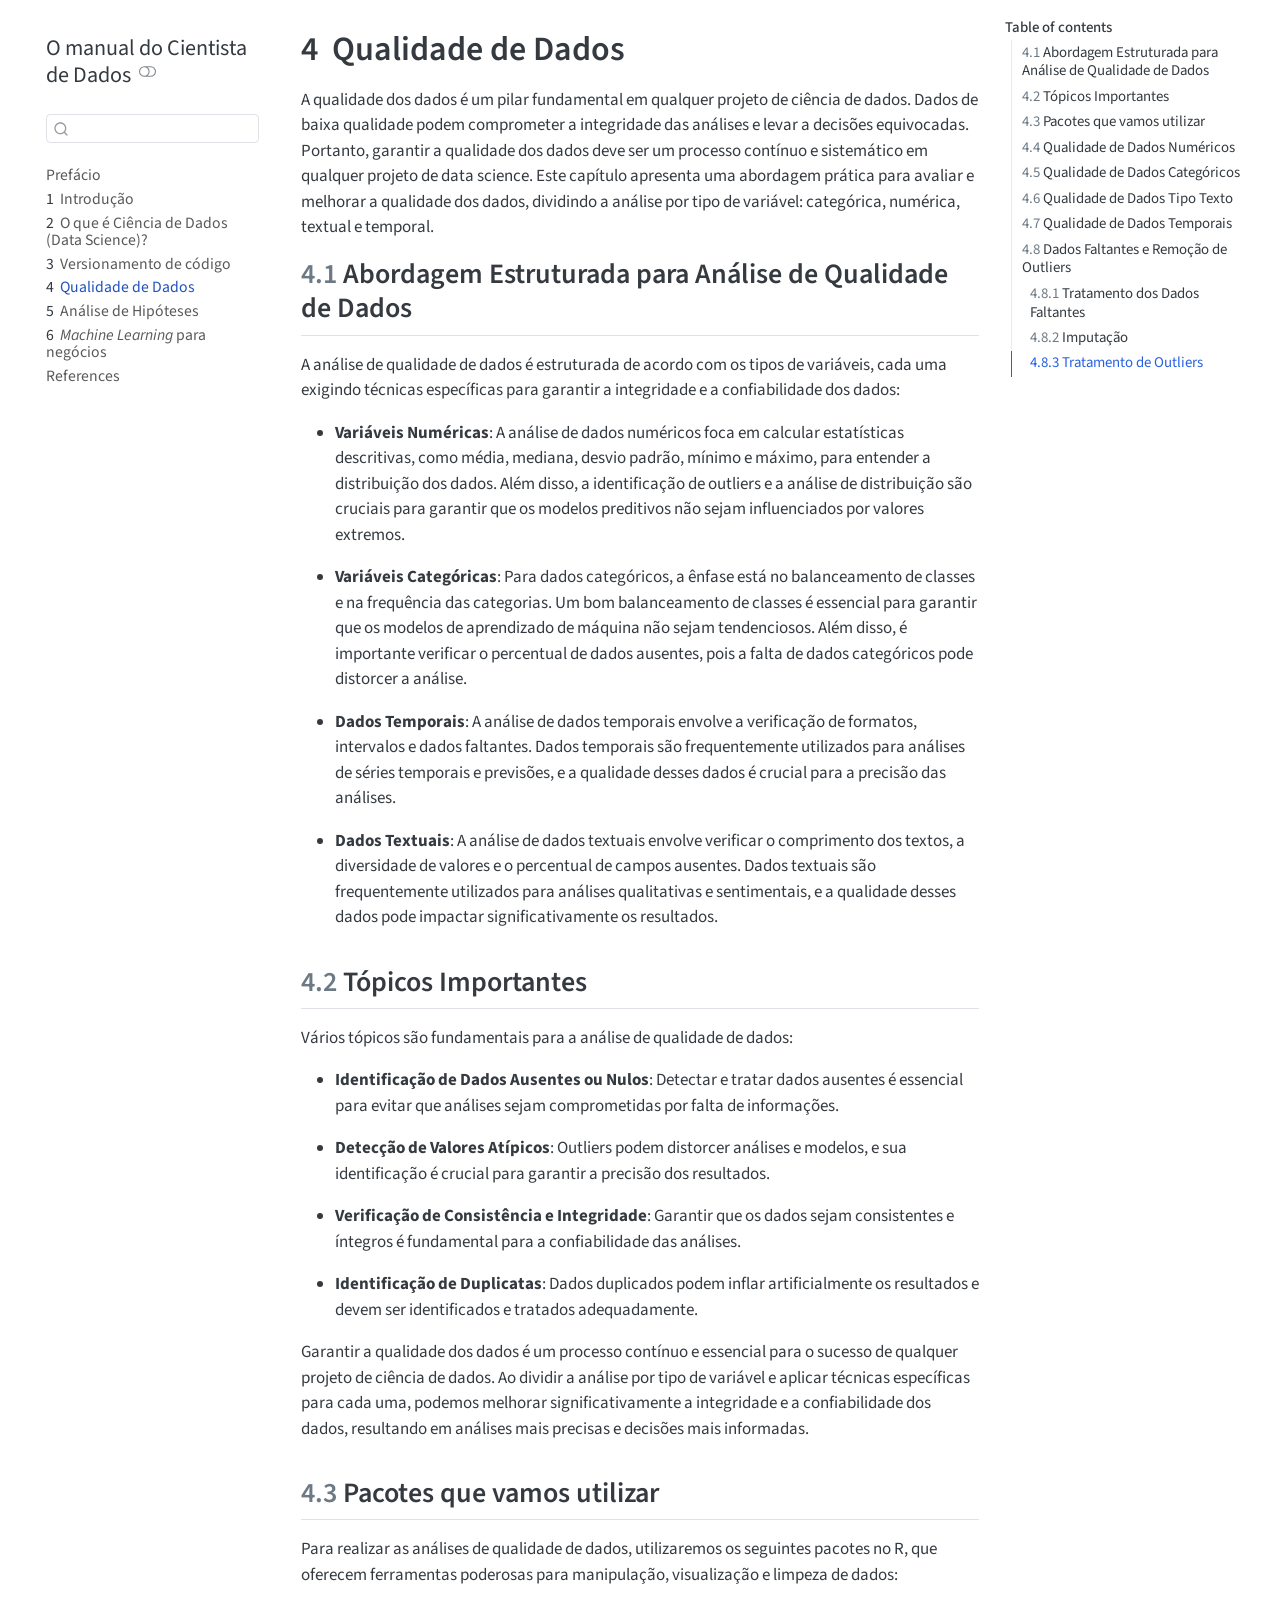
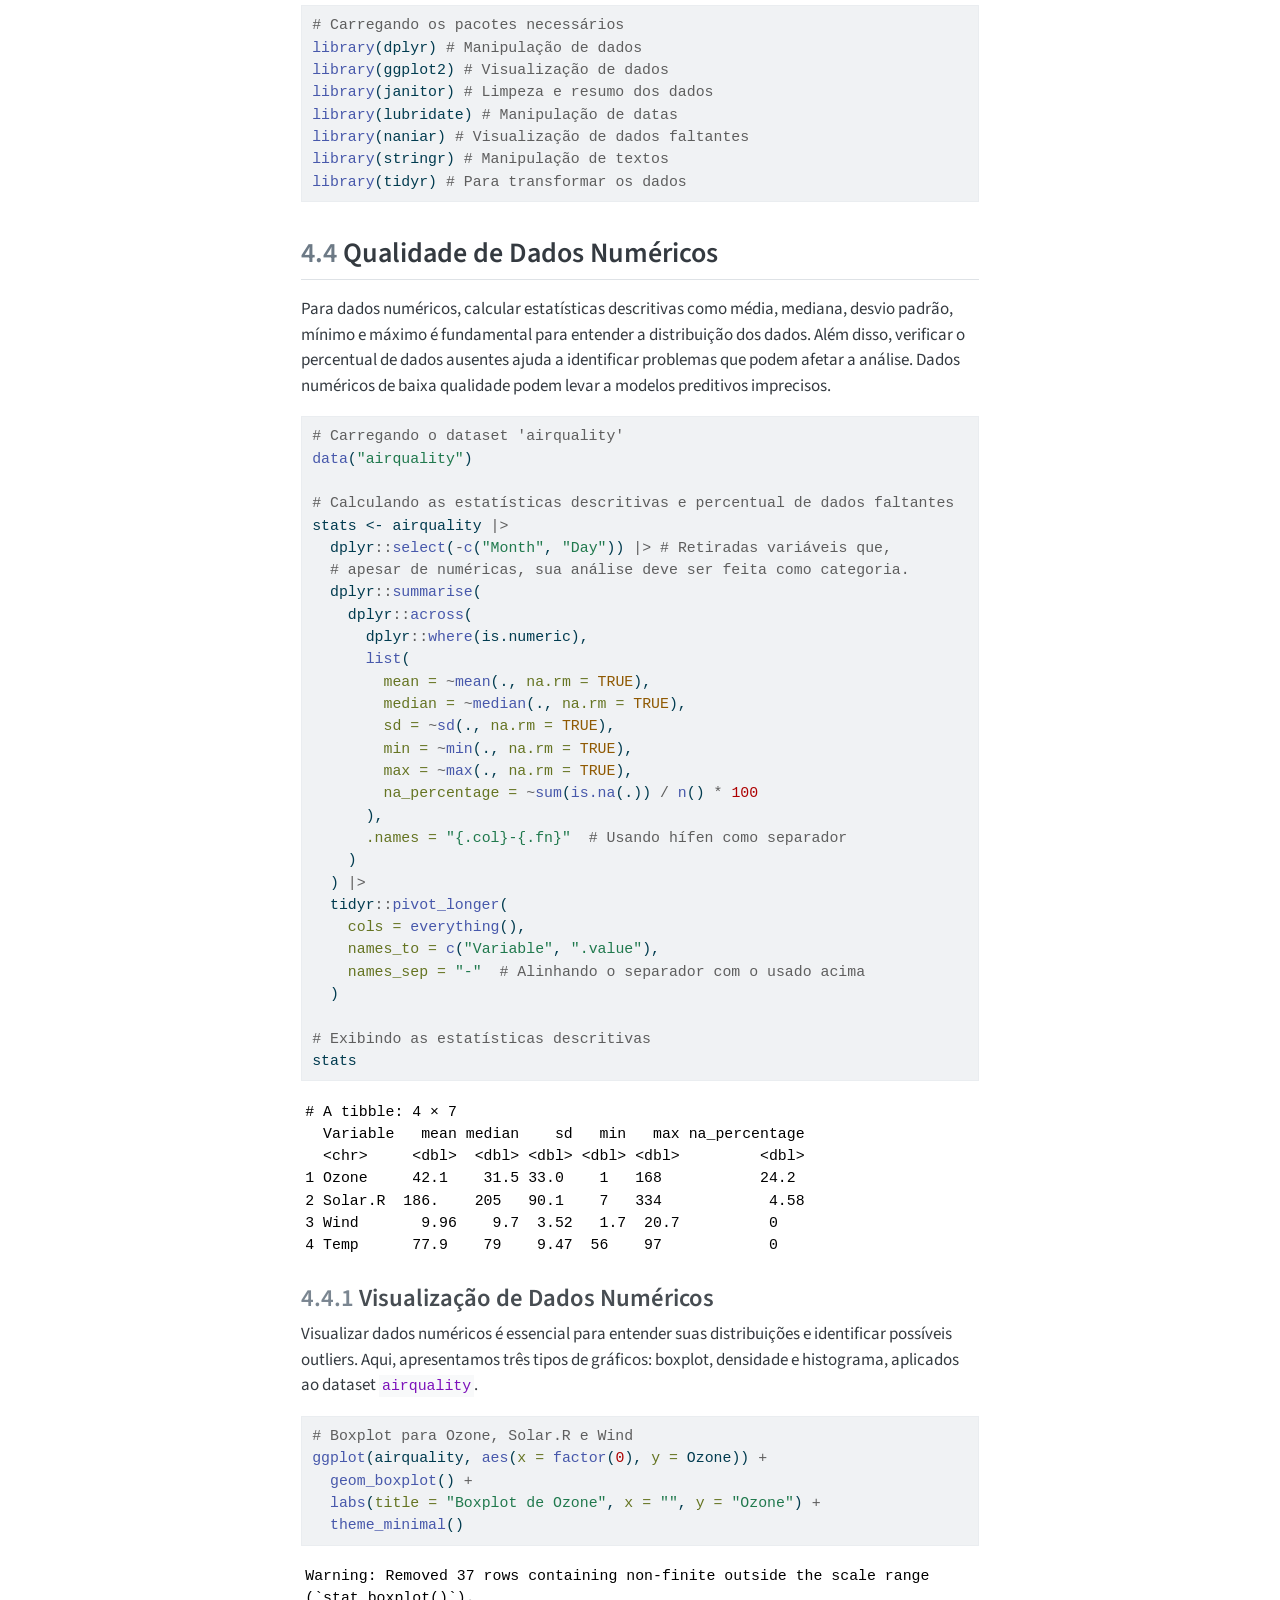
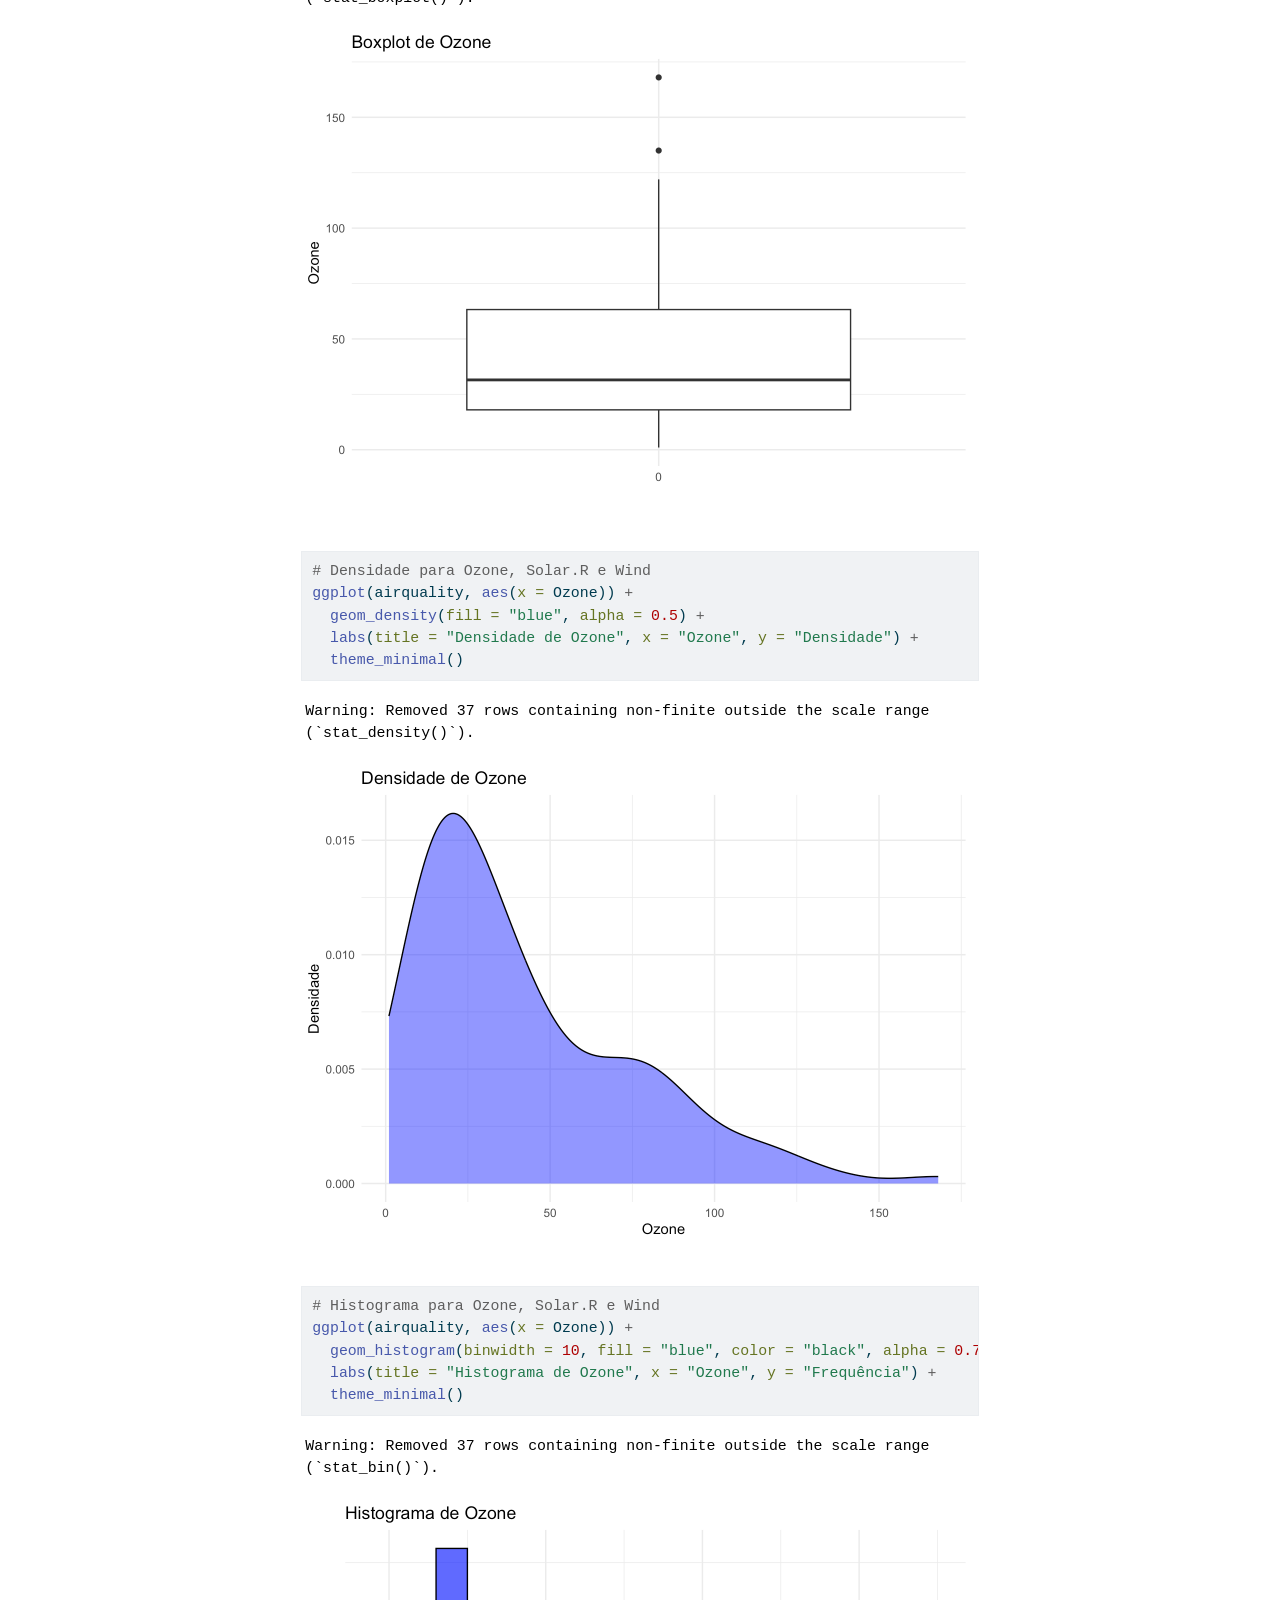
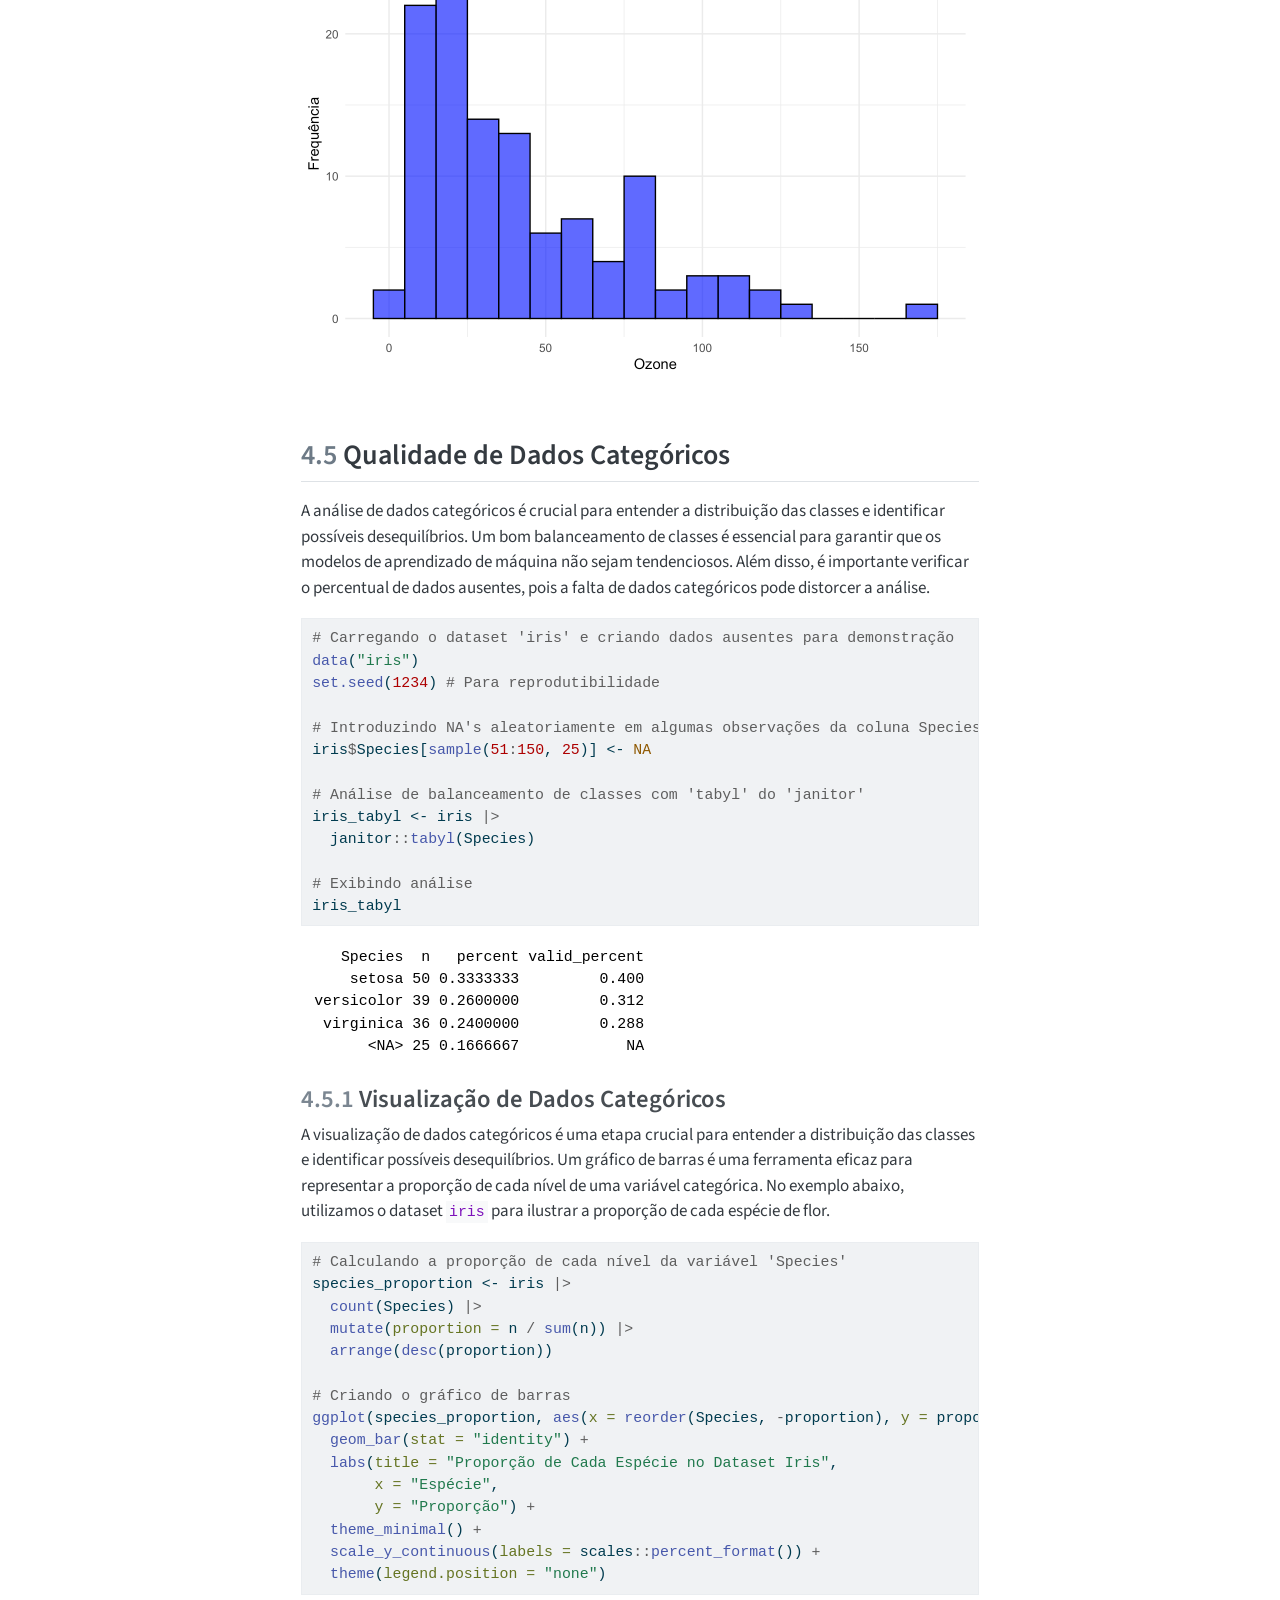
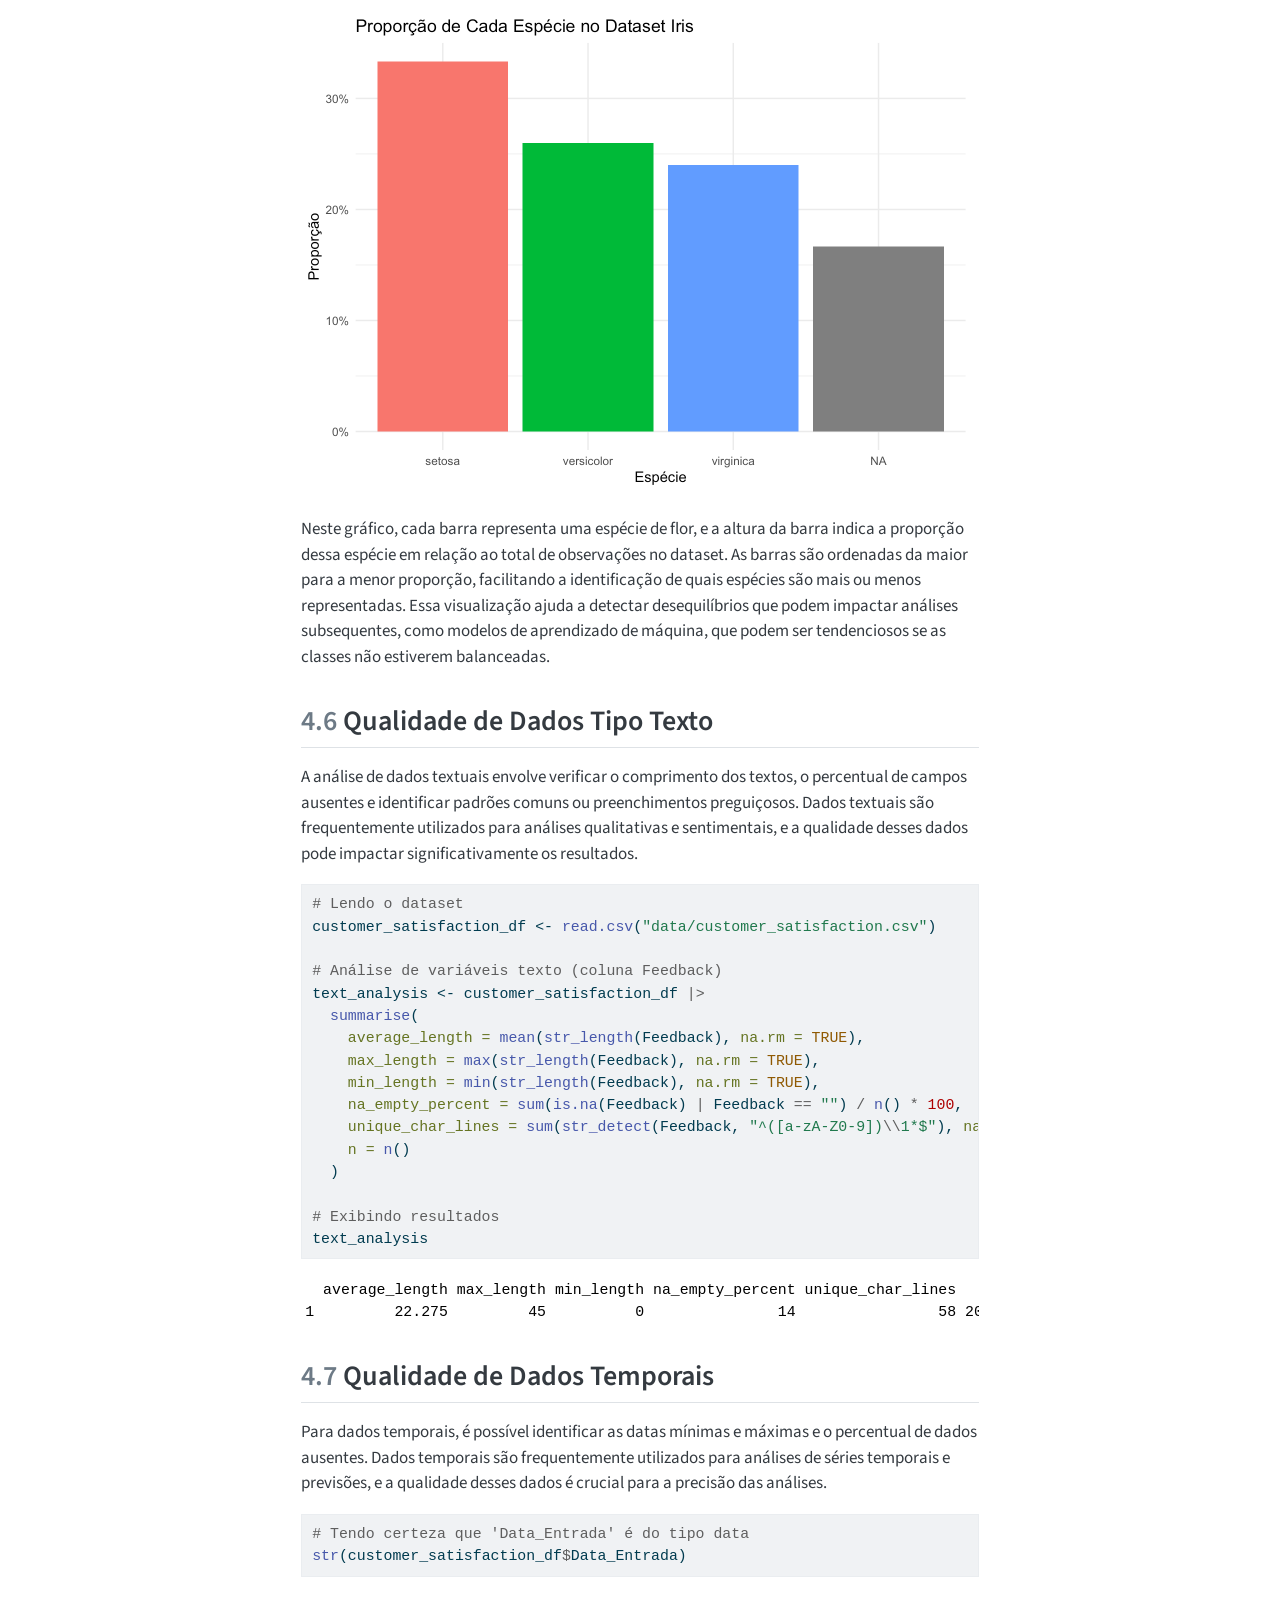
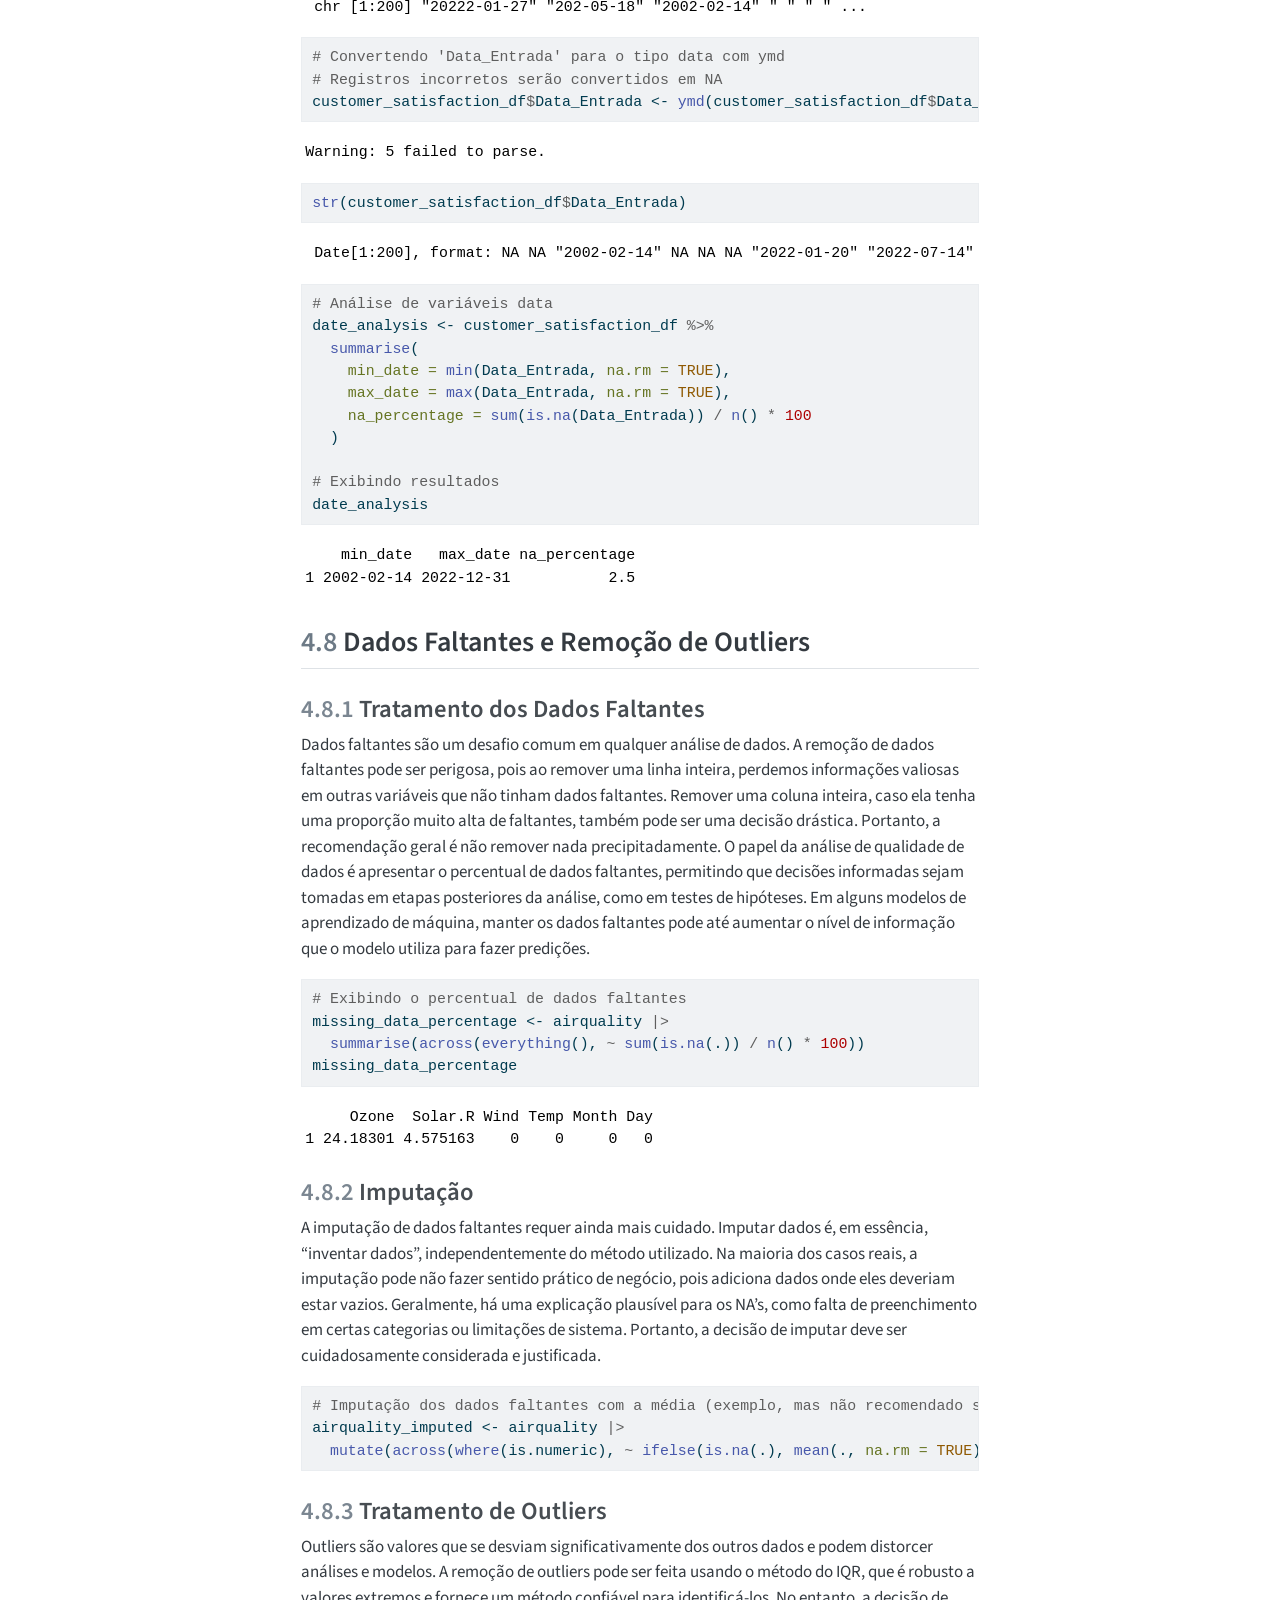
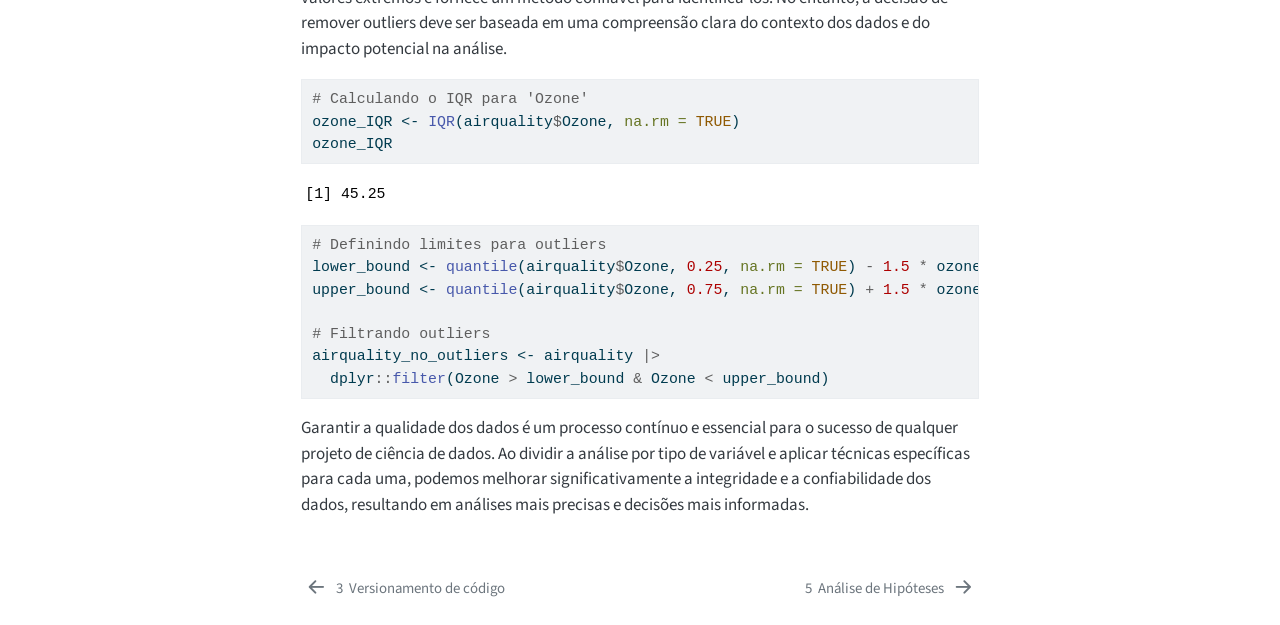
<file: docs/qualidade_de_dados.html>
<!DOCTYPE html>
<html xmlns="http://www.w3.org/1999/xhtml" lang="en" xml:lang="en"><head>

<meta charset="utf-8">
<meta name="generator" content="quarto-1.6.40">

<meta name="viewport" content="width=device-width, initial-scale=1.0, user-scalable=yes">


<title>4&nbsp; Qualidade de Dados – O manual do Cientista de Dados</title>
<style>
code{white-space: pre-wrap;}
span.smallcaps{font-variant: small-caps;}
div.columns{display: flex; gap: min(4vw, 1.5em);}
div.column{flex: auto; overflow-x: auto;}
div.hanging-indent{margin-left: 1.5em; text-indent: -1.5em;}
ul.task-list{list-style: none;}
ul.task-list li input[type="checkbox"] {
  width: 0.8em;
  margin: 0 0.8em 0.2em -1em; /* quarto-specific, see https://github.com/quarto-dev/quarto-cli/issues/4556 */ 
  vertical-align: middle;
}
/* CSS for syntax highlighting */
pre > code.sourceCode { white-space: pre; position: relative; }
pre > code.sourceCode > span { line-height: 1.25; }
pre > code.sourceCode > span:empty { height: 1.2em; }
.sourceCode { overflow: visible; }
code.sourceCode > span { color: inherit; text-decoration: inherit; }
div.sourceCode { margin: 1em 0; }
pre.sourceCode { margin: 0; }
@media screen {
div.sourceCode { overflow: auto; }
}
@media print {
pre > code.sourceCode { white-space: pre-wrap; }
pre > code.sourceCode > span { display: inline-block; text-indent: -5em; padding-left: 5em; }
}
pre.numberSource code
  { counter-reset: source-line 0; }
pre.numberSource code > span
  { position: relative; left: -4em; counter-increment: source-line; }
pre.numberSource code > span > a:first-child::before
  { content: counter(source-line);
    position: relative; left: -1em; text-align: right; vertical-align: baseline;
    border: none; display: inline-block;
    -webkit-touch-callout: none; -webkit-user-select: none;
    -khtml-user-select: none; -moz-user-select: none;
    -ms-user-select: none; user-select: none;
    padding: 0 4px; width: 4em;
  }
pre.numberSource { margin-left: 3em;  padding-left: 4px; }
div.sourceCode
  {   }
@media screen {
pre > code.sourceCode > span > a:first-child::before { text-decoration: underline; }
}
</style>


<script src="site_libs/quarto-nav/quarto-nav.js"></script>
<script src="site_libs/quarto-nav/headroom.min.js"></script>
<script src="site_libs/clipboard/clipboard.min.js"></script>
<script src="site_libs/quarto-search/autocomplete.umd.js"></script>
<script src="site_libs/quarto-search/fuse.min.js"></script>
<script src="site_libs/quarto-search/quarto-search.js"></script>
<meta name="quarto:offset" content="./">
<link href="./teste_de_hipoteses.html" rel="next">
<link href="./versionamento.html" rel="prev">
<script src="site_libs/quarto-html/quarto.js"></script>
<script src="site_libs/quarto-html/popper.min.js"></script>
<script src="site_libs/quarto-html/tippy.umd.min.js"></script>
<script src="site_libs/quarto-html/anchor.min.js"></script>
<link href="site_libs/quarto-html/tippy.css" rel="stylesheet">
<link href="site_libs/quarto-html/quarto-syntax-highlighting-549806ee2085284f45b00abea8c6df48.css" rel="stylesheet" class="quarto-color-scheme" id="quarto-text-highlighting-styles">
<link href="site_libs/quarto-html/quarto-syntax-highlighting-dark-8ea72dc5fed832574809a9c94082fbbb.css" rel="prefetch" class="quarto-color-scheme quarto-color-alternate" id="quarto-text-highlighting-styles">
<script src="site_libs/bootstrap/bootstrap.min.js"></script>
<link href="site_libs/bootstrap/bootstrap-icons.css" rel="stylesheet">
<link href="site_libs/bootstrap/bootstrap-2dd718d80a4912ee1963dd49595f4abf.min.css" rel="stylesheet" append-hash="true" class="quarto-color-scheme" id="quarto-bootstrap" data-mode="light">
<link href="site_libs/bootstrap/bootstrap-dark-fa97cd739ae4520a9ee02bf5a2c635fd.min.css" rel="prefetch" append-hash="true" class="quarto-color-scheme quarto-color-alternate" id="quarto-bootstrap" data-mode="dark">
<script id="quarto-search-options" type="application/json">{
  "location": "sidebar",
  "copy-button": false,
  "collapse-after": 3,
  "panel-placement": "start",
  "type": "textbox",
  "limit": 50,
  "keyboard-shortcut": [
    "f",
    "/",
    "s"
  ],
  "show-item-context": false,
  "language": {
    "search-no-results-text": "No results",
    "search-matching-documents-text": "matching documents",
    "search-copy-link-title": "Copy link to search",
    "search-hide-matches-text": "Hide additional matches",
    "search-more-match-text": "more match in this document",
    "search-more-matches-text": "more matches in this document",
    "search-clear-button-title": "Clear",
    "search-text-placeholder": "",
    "search-detached-cancel-button-title": "Cancel",
    "search-submit-button-title": "Submit",
    "search-label": "Search"
  }
}</script>


</head>

<body class="nav-sidebar floating">

<div id="quarto-search-results"></div>
  <header id="quarto-header" class="headroom fixed-top">
  <nav class="quarto-secondary-nav">
    <div class="container-fluid d-flex">
      <button type="button" class="quarto-btn-toggle btn" data-bs-toggle="collapse" role="button" data-bs-target=".quarto-sidebar-collapse-item" aria-controls="quarto-sidebar" aria-expanded="false" aria-label="Toggle sidebar navigation" onclick="if (window.quartoToggleHeadroom) { window.quartoToggleHeadroom(); }">
        <i class="bi bi-layout-text-sidebar-reverse"></i>
      </button>
        <nav class="quarto-page-breadcrumbs" aria-label="breadcrumb"><ol class="breadcrumb"><li class="breadcrumb-item"><a href="./qualidade_de_dados.html"><span class="chapter-number">4</span>&nbsp; <span class="chapter-title">Qualidade de Dados</span></a></li></ol></nav>
        <a class="flex-grow-1" role="navigation" data-bs-toggle="collapse" data-bs-target=".quarto-sidebar-collapse-item" aria-controls="quarto-sidebar" aria-expanded="false" aria-label="Toggle sidebar navigation" onclick="if (window.quartoToggleHeadroom) { window.quartoToggleHeadroom(); }">      
        </a>
      <button type="button" class="btn quarto-search-button" aria-label="Search" onclick="window.quartoOpenSearch();">
        <i class="bi bi-search"></i>
      </button>
    </div>
  </nav>
</header>
<!-- content -->
<div id="quarto-content" class="quarto-container page-columns page-rows-contents page-layout-article">
<!-- sidebar -->
  <nav id="quarto-sidebar" class="sidebar collapse collapse-horizontal quarto-sidebar-collapse-item sidebar-navigation floating overflow-auto">
    <div class="pt-lg-2 mt-2 text-left sidebar-header">
    <div class="sidebar-title mb-0 py-0">
      <a href="./">O manual do Cientista de Dados</a> 
        <div class="sidebar-tools-main">
  <a href="" class="quarto-color-scheme-toggle quarto-navigation-tool  px-1" onclick="window.quartoToggleColorScheme(); return false;" title="Toggle dark mode"><i class="bi"></i></a>
</div>
    </div>
      </div>
        <div class="mt-2 flex-shrink-0 align-items-center">
        <div class="sidebar-search">
        <div id="quarto-search" class="" title="Search"></div>
        </div>
        </div>
    <div class="sidebar-menu-container"> 
    <ul class="list-unstyled mt-1">
        <li class="sidebar-item">
  <div class="sidebar-item-container"> 
  <a href="./index.html" class="sidebar-item-text sidebar-link">
 <span class="menu-text">Prefácio</span></a>
  </div>
</li>
        <li class="sidebar-item">
  <div class="sidebar-item-container"> 
  <a href="./intro.html" class="sidebar-item-text sidebar-link">
 <span class="menu-text"><span class="chapter-number">1</span>&nbsp; <span class="chapter-title">Introdução</span></span></a>
  </div>
</li>
        <li class="sidebar-item">
  <div class="sidebar-item-container"> 
  <a href="./o_que_e_ds.html" class="sidebar-item-text sidebar-link">
 <span class="menu-text"><span class="chapter-number">2</span>&nbsp; <span class="chapter-title">O que é Ciência de Dados (Data Science)?</span></span></a>
  </div>
</li>
        <li class="sidebar-item">
  <div class="sidebar-item-container"> 
  <a href="./versionamento.html" class="sidebar-item-text sidebar-link">
 <span class="menu-text"><span class="chapter-number">3</span>&nbsp; <span class="chapter-title">Versionamento de código</span></span></a>
  </div>
</li>
        <li class="sidebar-item">
  <div class="sidebar-item-container"> 
  <a href="./qualidade_de_dados.html" class="sidebar-item-text sidebar-link active">
 <span class="menu-text"><span class="chapter-number">4</span>&nbsp; <span class="chapter-title">Qualidade de Dados</span></span></a>
  </div>
</li>
        <li class="sidebar-item">
  <div class="sidebar-item-container"> 
  <a href="./teste_de_hipoteses.html" class="sidebar-item-text sidebar-link">
 <span class="menu-text"><span class="chapter-number">5</span>&nbsp; <span class="chapter-title">Análise de Hipóteses</span></span></a>
  </div>
</li>
        <li class="sidebar-item">
  <div class="sidebar-item-container"> 
  <a href="./machine_learning.html" class="sidebar-item-text sidebar-link">
 <span class="menu-text"><span class="chapter-number">6</span>&nbsp; <span class="chapter-title"><em>Machine Learning</em> para negócios</span></span></a>
  </div>
</li>
        <li class="sidebar-item">
  <div class="sidebar-item-container"> 
  <a href="./references.html" class="sidebar-item-text sidebar-link">
 <span class="menu-text">References</span></a>
  </div>
</li>
    </ul>
    </div>
</nav>
<div id="quarto-sidebar-glass" class="quarto-sidebar-collapse-item" data-bs-toggle="collapse" data-bs-target=".quarto-sidebar-collapse-item"></div>
<!-- margin-sidebar -->
    <div id="quarto-margin-sidebar" class="sidebar margin-sidebar">
        <nav id="TOC" role="doc-toc" class="toc-active">
    <h2 id="toc-title">Table of contents</h2>
   
  <ul>
  <li><a href="#abordagem-estruturada-para-análise-de-qualidade-de-dados" id="toc-abordagem-estruturada-para-análise-de-qualidade-de-dados" class="nav-link active" data-scroll-target="#abordagem-estruturada-para-análise-de-qualidade-de-dados"><span class="header-section-number">4.1</span> Abordagem Estruturada para Análise de Qualidade de Dados</a></li>
  <li><a href="#tópicos-importantes" id="toc-tópicos-importantes" class="nav-link" data-scroll-target="#tópicos-importantes"><span class="header-section-number">4.2</span> Tópicos Importantes</a></li>
  <li><a href="#pacotes-que-vamos-utilizar" id="toc-pacotes-que-vamos-utilizar" class="nav-link" data-scroll-target="#pacotes-que-vamos-utilizar"><span class="header-section-number">4.3</span> Pacotes que vamos utilizar</a></li>
  <li><a href="#qualidade-de-dados-numéricos" id="toc-qualidade-de-dados-numéricos" class="nav-link" data-scroll-target="#qualidade-de-dados-numéricos"><span class="header-section-number">4.4</span> Qualidade de Dados Numéricos</a>
  <ul class="collapse">
  <li><a href="#visualização-de-dados-numéricos" id="toc-visualização-de-dados-numéricos" class="nav-link" data-scroll-target="#visualização-de-dados-numéricos"><span class="header-section-number">4.4.1</span> Visualização de Dados Numéricos</a></li>
  </ul></li>
  <li><a href="#qualidade-de-dados-categóricos" id="toc-qualidade-de-dados-categóricos" class="nav-link" data-scroll-target="#qualidade-de-dados-categóricos"><span class="header-section-number">4.5</span> Qualidade de Dados Categóricos</a>
  <ul class="collapse">
  <li><a href="#visualização-de-dados-categóricos" id="toc-visualização-de-dados-categóricos" class="nav-link" data-scroll-target="#visualização-de-dados-categóricos"><span class="header-section-number">4.5.1</span> Visualização de Dados Categóricos</a></li>
  </ul></li>
  <li><a href="#qualidade-de-dados-tipo-texto" id="toc-qualidade-de-dados-tipo-texto" class="nav-link" data-scroll-target="#qualidade-de-dados-tipo-texto"><span class="header-section-number">4.6</span> Qualidade de Dados Tipo Texto</a></li>
  <li><a href="#qualidade-de-dados-temporais" id="toc-qualidade-de-dados-temporais" class="nav-link" data-scroll-target="#qualidade-de-dados-temporais"><span class="header-section-number">4.7</span> Qualidade de Dados Temporais</a></li>
  <li><a href="#dados-faltantes-e-remoção-de-outliers" id="toc-dados-faltantes-e-remoção-de-outliers" class="nav-link" data-scroll-target="#dados-faltantes-e-remoção-de-outliers"><span class="header-section-number">4.8</span> Dados Faltantes e Remoção de Outliers</a>
  <ul class="collapse">
  <li><a href="#tratamento-dos-dados-faltantes" id="toc-tratamento-dos-dados-faltantes" class="nav-link" data-scroll-target="#tratamento-dos-dados-faltantes"><span class="header-section-number">4.8.1</span> Tratamento dos Dados Faltantes</a></li>
  <li><a href="#imputação" id="toc-imputação" class="nav-link" data-scroll-target="#imputação"><span class="header-section-number">4.8.2</span> Imputação</a></li>
  <li><a href="#tratamento-de-outliers" id="toc-tratamento-de-outliers" class="nav-link" data-scroll-target="#tratamento-de-outliers"><span class="header-section-number">4.8.3</span> Tratamento de Outliers</a></li>
  </ul></li>
  </ul>
</nav>
    </div>
<!-- main -->
<main class="content" id="quarto-document-content">

<header id="title-block-header" class="quarto-title-block default">
<div class="quarto-title">
<h1 class="title"><span class="chapter-number">4</span>&nbsp; <span class="chapter-title">Qualidade de Dados</span></h1>
</div>



<div class="quarto-title-meta">

    
  
    
  </div>
  


</header>


<p>A qualidade dos dados é um pilar fundamental em qualquer projeto de ciência de dados. Dados de baixa qualidade podem comprometer a integridade das análises e levar a decisões equivocadas. Portanto, garantir a qualidade dos dados deve ser um processo contínuo e sistemático em qualquer projeto de data science. Este capítulo apresenta uma abordagem prática para avaliar e melhorar a qualidade dos dados, dividindo a análise por tipo de variável: categórica, numérica, textual e temporal.</p>
<section id="abordagem-estruturada-para-análise-de-qualidade-de-dados" class="level2" data-number="4.1">
<h2 data-number="4.1" class="anchored" data-anchor-id="abordagem-estruturada-para-análise-de-qualidade-de-dados"><span class="header-section-number">4.1</span> Abordagem Estruturada para Análise de Qualidade de Dados</h2>
<p>A análise de qualidade de dados é estruturada de acordo com os tipos de variáveis, cada uma exigindo técnicas específicas para garantir a integridade e a confiabilidade dos dados:</p>
<ul>
<li><p><strong>Variáveis Numéricas</strong>: A análise de dados numéricos foca em calcular estatísticas descritivas, como média, mediana, desvio padrão, mínimo e máximo, para entender a distribuição dos dados. Além disso, a identificação de outliers e a análise de distribuição são cruciais para garantir que os modelos preditivos não sejam influenciados por valores extremos.</p></li>
<li><p><strong>Variáveis Categóricas</strong>: Para dados categóricos, a ênfase está no balanceamento de classes e na frequência das categorias. Um bom balanceamento de classes é essencial para garantir que os modelos de aprendizado de máquina não sejam tendenciosos. Além disso, é importante verificar o percentual de dados ausentes, pois a falta de dados categóricos pode distorcer a análise.</p></li>
<li><p><strong>Dados Temporais</strong>: A análise de dados temporais envolve a verificação de formatos, intervalos e dados faltantes. Dados temporais são frequentemente utilizados para análises de séries temporais e previsões, e a qualidade desses dados é crucial para a precisão das análises.</p></li>
<li><p><strong>Dados Textuais</strong>: A análise de dados textuais envolve verificar o comprimento dos textos, a diversidade de valores e o percentual de campos ausentes. Dados textuais são frequentemente utilizados para análises qualitativas e sentimentais, e a qualidade desses dados pode impactar significativamente os resultados.</p></li>
</ul>
</section>
<section id="tópicos-importantes" class="level2" data-number="4.2">
<h2 data-number="4.2" class="anchored" data-anchor-id="tópicos-importantes"><span class="header-section-number">4.2</span> Tópicos Importantes</h2>
<p>Vários tópicos são fundamentais para a análise de qualidade de dados:</p>
<ul>
<li><p><strong>Identificação de Dados Ausentes ou Nulos</strong>: Detectar e tratar dados ausentes é essencial para evitar que análises sejam comprometidas por falta de informações.</p></li>
<li><p><strong>Detecção de Valores Atípicos</strong>: Outliers podem distorcer análises e modelos, e sua identificação é crucial para garantir a precisão dos resultados.</p></li>
<li><p><strong>Verificação de Consistência e Integridade</strong>: Garantir que os dados sejam consistentes e íntegros é fundamental para a confiabilidade das análises.</p></li>
<li><p><strong>Identificação de Duplicatas</strong>: Dados duplicados podem inflar artificialmente os resultados e devem ser identificados e tratados adequadamente.</p></li>
</ul>
<p>Garantir a qualidade dos dados é um processo contínuo e essencial para o sucesso de qualquer projeto de ciência de dados. Ao dividir a análise por tipo de variável e aplicar técnicas específicas para cada uma, podemos melhorar significativamente a integridade e a confiabilidade dos dados, resultando em análises mais precisas e decisões mais informadas.</p>
</section>
<section id="pacotes-que-vamos-utilizar" class="level2" data-number="4.3">
<h2 data-number="4.3" class="anchored" data-anchor-id="pacotes-que-vamos-utilizar"><span class="header-section-number">4.3</span> Pacotes que vamos utilizar</h2>
<p>Para realizar as análises de qualidade de dados, utilizaremos os seguintes pacotes no R, que oferecem ferramentas poderosas para manipulação, visualização e limpeza de dados:</p>
<div class="cell">
<div class="sourceCode cell-code" id="cb1"><pre class="sourceCode r code-with-copy"><code class="sourceCode r"><span id="cb1-1"><a href="#cb1-1" aria-hidden="true" tabindex="-1"></a><span class="co"># Carregando os pacotes necessários</span></span>
<span id="cb1-2"><a href="#cb1-2" aria-hidden="true" tabindex="-1"></a><span class="fu">library</span>(dplyr) <span class="co"># Manipulação de dados</span></span>
<span id="cb1-3"><a href="#cb1-3" aria-hidden="true" tabindex="-1"></a><span class="fu">library</span>(ggplot2) <span class="co"># Visualização de dados</span></span>
<span id="cb1-4"><a href="#cb1-4" aria-hidden="true" tabindex="-1"></a><span class="fu">library</span>(janitor) <span class="co"># Limpeza e resumo dos dados</span></span>
<span id="cb1-5"><a href="#cb1-5" aria-hidden="true" tabindex="-1"></a><span class="fu">library</span>(lubridate) <span class="co"># Manipulação de datas</span></span>
<span id="cb1-6"><a href="#cb1-6" aria-hidden="true" tabindex="-1"></a><span class="fu">library</span>(naniar) <span class="co"># Visualização de dados faltantes</span></span>
<span id="cb1-7"><a href="#cb1-7" aria-hidden="true" tabindex="-1"></a><span class="fu">library</span>(stringr) <span class="co"># Manipulação de textos</span></span>
<span id="cb1-8"><a href="#cb1-8" aria-hidden="true" tabindex="-1"></a><span class="fu">library</span>(tidyr) <span class="co"># Para transformar os dados</span></span></code><button title="Copy to Clipboard" class="code-copy-button"><i class="bi"></i></button></pre></div>
</div>
</section>
<section id="qualidade-de-dados-numéricos" class="level2" data-number="4.4">
<h2 data-number="4.4" class="anchored" data-anchor-id="qualidade-de-dados-numéricos"><span class="header-section-number">4.4</span> Qualidade de Dados Numéricos</h2>
<p>Para dados numéricos, calcular estatísticas descritivas como média, mediana, desvio padrão, mínimo e máximo é fundamental para entender a distribuição dos dados. Além disso, verificar o percentual de dados ausentes ajuda a identificar problemas que podem afetar a análise. Dados numéricos de baixa qualidade podem levar a modelos preditivos imprecisos.</p>
<div class="cell">
<div class="sourceCode cell-code" id="cb2"><pre class="sourceCode r code-with-copy"><code class="sourceCode r"><span id="cb2-1"><a href="#cb2-1" aria-hidden="true" tabindex="-1"></a><span class="co"># Carregando o dataset 'airquality'</span></span>
<span id="cb2-2"><a href="#cb2-2" aria-hidden="true" tabindex="-1"></a><span class="fu">data</span>(<span class="st">"airquality"</span>)</span>
<span id="cb2-3"><a href="#cb2-3" aria-hidden="true" tabindex="-1"></a></span>
<span id="cb2-4"><a href="#cb2-4" aria-hidden="true" tabindex="-1"></a><span class="co"># Calculando as estatísticas descritivas e percentual de dados faltantes</span></span>
<span id="cb2-5"><a href="#cb2-5" aria-hidden="true" tabindex="-1"></a>stats <span class="ot">&lt;-</span> airquality <span class="sc">|&gt;</span></span>
<span id="cb2-6"><a href="#cb2-6" aria-hidden="true" tabindex="-1"></a>  dplyr<span class="sc">::</span><span class="fu">select</span>(<span class="sc">-</span><span class="fu">c</span>(<span class="st">"Month"</span>, <span class="st">"Day"</span>)) <span class="sc">|&gt;</span> <span class="co"># Retiradas variáveis que,</span></span>
<span id="cb2-7"><a href="#cb2-7" aria-hidden="true" tabindex="-1"></a>  <span class="co"># apesar de numéricas, sua análise deve ser feita como categoria.</span></span>
<span id="cb2-8"><a href="#cb2-8" aria-hidden="true" tabindex="-1"></a>  dplyr<span class="sc">::</span><span class="fu">summarise</span>(</span>
<span id="cb2-9"><a href="#cb2-9" aria-hidden="true" tabindex="-1"></a>    dplyr<span class="sc">::</span><span class="fu">across</span>(</span>
<span id="cb2-10"><a href="#cb2-10" aria-hidden="true" tabindex="-1"></a>      dplyr<span class="sc">::</span><span class="fu">where</span>(is.numeric),</span>
<span id="cb2-11"><a href="#cb2-11" aria-hidden="true" tabindex="-1"></a>      <span class="fu">list</span>(</span>
<span id="cb2-12"><a href="#cb2-12" aria-hidden="true" tabindex="-1"></a>        <span class="at">mean =</span> <span class="sc">~</span><span class="fu">mean</span>(., <span class="at">na.rm =</span> <span class="cn">TRUE</span>),</span>
<span id="cb2-13"><a href="#cb2-13" aria-hidden="true" tabindex="-1"></a>        <span class="at">median =</span> <span class="sc">~</span><span class="fu">median</span>(., <span class="at">na.rm =</span> <span class="cn">TRUE</span>),</span>
<span id="cb2-14"><a href="#cb2-14" aria-hidden="true" tabindex="-1"></a>        <span class="at">sd =</span> <span class="sc">~</span><span class="fu">sd</span>(., <span class="at">na.rm =</span> <span class="cn">TRUE</span>),</span>
<span id="cb2-15"><a href="#cb2-15" aria-hidden="true" tabindex="-1"></a>        <span class="at">min =</span> <span class="sc">~</span><span class="fu">min</span>(., <span class="at">na.rm =</span> <span class="cn">TRUE</span>),</span>
<span id="cb2-16"><a href="#cb2-16" aria-hidden="true" tabindex="-1"></a>        <span class="at">max =</span> <span class="sc">~</span><span class="fu">max</span>(., <span class="at">na.rm =</span> <span class="cn">TRUE</span>),</span>
<span id="cb2-17"><a href="#cb2-17" aria-hidden="true" tabindex="-1"></a>        <span class="at">na_percentage =</span> <span class="sc">~</span><span class="fu">sum</span>(<span class="fu">is.na</span>(.)) <span class="sc">/</span> <span class="fu">n</span>() <span class="sc">*</span> <span class="dv">100</span></span>
<span id="cb2-18"><a href="#cb2-18" aria-hidden="true" tabindex="-1"></a>      ),</span>
<span id="cb2-19"><a href="#cb2-19" aria-hidden="true" tabindex="-1"></a>      <span class="at">.names =</span> <span class="st">"{.col}-{.fn}"</span>  <span class="co"># Usando hífen como separador</span></span>
<span id="cb2-20"><a href="#cb2-20" aria-hidden="true" tabindex="-1"></a>    )</span>
<span id="cb2-21"><a href="#cb2-21" aria-hidden="true" tabindex="-1"></a>  ) <span class="sc">|&gt;</span></span>
<span id="cb2-22"><a href="#cb2-22" aria-hidden="true" tabindex="-1"></a>  tidyr<span class="sc">::</span><span class="fu">pivot_longer</span>(</span>
<span id="cb2-23"><a href="#cb2-23" aria-hidden="true" tabindex="-1"></a>    <span class="at">cols =</span> <span class="fu">everything</span>(), </span>
<span id="cb2-24"><a href="#cb2-24" aria-hidden="true" tabindex="-1"></a>    <span class="at">names_to =</span> <span class="fu">c</span>(<span class="st">"Variable"</span>, <span class="st">".value"</span>), </span>
<span id="cb2-25"><a href="#cb2-25" aria-hidden="true" tabindex="-1"></a>    <span class="at">names_sep =</span> <span class="st">"-"</span>  <span class="co"># Alinhando o separador com o usado acima</span></span>
<span id="cb2-26"><a href="#cb2-26" aria-hidden="true" tabindex="-1"></a>  )</span>
<span id="cb2-27"><a href="#cb2-27" aria-hidden="true" tabindex="-1"></a></span>
<span id="cb2-28"><a href="#cb2-28" aria-hidden="true" tabindex="-1"></a><span class="co"># Exibindo as estatísticas descritivas</span></span>
<span id="cb2-29"><a href="#cb2-29" aria-hidden="true" tabindex="-1"></a>stats</span></code><button title="Copy to Clipboard" class="code-copy-button"><i class="bi"></i></button></pre></div>
<div class="cell-output cell-output-stdout">
<pre><code># A tibble: 4 × 7
  Variable   mean median    sd   min   max na_percentage
  &lt;chr&gt;     &lt;dbl&gt;  &lt;dbl&gt; &lt;dbl&gt; &lt;dbl&gt; &lt;dbl&gt;         &lt;dbl&gt;
1 Ozone     42.1    31.5 33.0    1   168           24.2 
2 Solar.R  186.    205   90.1    7   334            4.58
3 Wind       9.96    9.7  3.52   1.7  20.7          0   
4 Temp      77.9    79    9.47  56    97            0   </code></pre>
</div>
</div>
<section id="visualização-de-dados-numéricos" class="level3" data-number="4.4.1">
<h3 data-number="4.4.1" class="anchored" data-anchor-id="visualização-de-dados-numéricos"><span class="header-section-number">4.4.1</span> Visualização de Dados Numéricos</h3>
<p>Visualizar dados numéricos é essencial para entender suas distribuições e identificar possíveis outliers. Aqui, apresentamos três tipos de gráficos: boxplot, densidade e histograma, aplicados ao dataset <code>airquality</code>.</p>
<div class="cell">
<div class="sourceCode cell-code" id="cb4"><pre class="sourceCode r code-with-copy"><code class="sourceCode r"><span id="cb4-1"><a href="#cb4-1" aria-hidden="true" tabindex="-1"></a><span class="co"># Boxplot para Ozone, Solar.R e Wind</span></span>
<span id="cb4-2"><a href="#cb4-2" aria-hidden="true" tabindex="-1"></a><span class="fu">ggplot</span>(airquality, <span class="fu">aes</span>(<span class="at">x =</span> <span class="fu">factor</span>(<span class="dv">0</span>), <span class="at">y =</span> Ozone)) <span class="sc">+</span></span>
<span id="cb4-3"><a href="#cb4-3" aria-hidden="true" tabindex="-1"></a>  <span class="fu">geom_boxplot</span>() <span class="sc">+</span></span>
<span id="cb4-4"><a href="#cb4-4" aria-hidden="true" tabindex="-1"></a>  <span class="fu">labs</span>(<span class="at">title =</span> <span class="st">"Boxplot de Ozone"</span>, <span class="at">x =</span> <span class="st">""</span>, <span class="at">y =</span> <span class="st">"Ozone"</span>) <span class="sc">+</span></span>
<span id="cb4-5"><a href="#cb4-5" aria-hidden="true" tabindex="-1"></a>  <span class="fu">theme_minimal</span>()</span></code><button title="Copy to Clipboard" class="code-copy-button"><i class="bi"></i></button></pre></div>
<div class="cell-output cell-output-stderr">
<pre><code>Warning: Removed 37 rows containing non-finite outside the scale range
(`stat_boxplot()`).</code></pre>
</div>
<div class="cell-output-display">
<div>
<figure class="figure">
<p><img src="qualidade_de_dados_files/figure-html/unnamed-chunk-3-1.png" class="img-fluid figure-img" width="672"></p>
</figure>
</div>
</div>
</div>
<div class="cell">
<div class="sourceCode cell-code" id="cb6"><pre class="sourceCode r code-with-copy"><code class="sourceCode r"><span id="cb6-1"><a href="#cb6-1" aria-hidden="true" tabindex="-1"></a><span class="co"># Densidade para Ozone, Solar.R e Wind</span></span>
<span id="cb6-2"><a href="#cb6-2" aria-hidden="true" tabindex="-1"></a><span class="fu">ggplot</span>(airquality, <span class="fu">aes</span>(<span class="at">x =</span> Ozone)) <span class="sc">+</span></span>
<span id="cb6-3"><a href="#cb6-3" aria-hidden="true" tabindex="-1"></a>  <span class="fu">geom_density</span>(<span class="at">fill =</span> <span class="st">"blue"</span>, <span class="at">alpha =</span> <span class="fl">0.5</span>) <span class="sc">+</span></span>
<span id="cb6-4"><a href="#cb6-4" aria-hidden="true" tabindex="-1"></a>  <span class="fu">labs</span>(<span class="at">title =</span> <span class="st">"Densidade de Ozone"</span>, <span class="at">x =</span> <span class="st">"Ozone"</span>, <span class="at">y =</span> <span class="st">"Densidade"</span>) <span class="sc">+</span></span>
<span id="cb6-5"><a href="#cb6-5" aria-hidden="true" tabindex="-1"></a>  <span class="fu">theme_minimal</span>()</span></code><button title="Copy to Clipboard" class="code-copy-button"><i class="bi"></i></button></pre></div>
<div class="cell-output cell-output-stderr">
<pre><code>Warning: Removed 37 rows containing non-finite outside the scale range
(`stat_density()`).</code></pre>
</div>
<div class="cell-output-display">
<div>
<figure class="figure">
<p><img src="qualidade_de_dados_files/figure-html/unnamed-chunk-4-1.png" class="img-fluid figure-img" width="672"></p>
</figure>
</div>
</div>
</div>
<div class="cell">
<div class="sourceCode cell-code" id="cb8"><pre class="sourceCode r code-with-copy"><code class="sourceCode r"><span id="cb8-1"><a href="#cb8-1" aria-hidden="true" tabindex="-1"></a><span class="co"># Histograma para Ozone, Solar.R e Wind</span></span>
<span id="cb8-2"><a href="#cb8-2" aria-hidden="true" tabindex="-1"></a><span class="fu">ggplot</span>(airquality, <span class="fu">aes</span>(<span class="at">x =</span> Ozone)) <span class="sc">+</span></span>
<span id="cb8-3"><a href="#cb8-3" aria-hidden="true" tabindex="-1"></a>  <span class="fu">geom_histogram</span>(<span class="at">binwidth =</span> <span class="dv">10</span>, <span class="at">fill =</span> <span class="st">"blue"</span>, <span class="at">color =</span> <span class="st">"black"</span>, <span class="at">alpha =</span> <span class="fl">0.7</span>) <span class="sc">+</span></span>
<span id="cb8-4"><a href="#cb8-4" aria-hidden="true" tabindex="-1"></a>  <span class="fu">labs</span>(<span class="at">title =</span> <span class="st">"Histograma de Ozone"</span>, <span class="at">x =</span> <span class="st">"Ozone"</span>, <span class="at">y =</span> <span class="st">"Frequência"</span>) <span class="sc">+</span></span>
<span id="cb8-5"><a href="#cb8-5" aria-hidden="true" tabindex="-1"></a>  <span class="fu">theme_minimal</span>()</span></code><button title="Copy to Clipboard" class="code-copy-button"><i class="bi"></i></button></pre></div>
<div class="cell-output cell-output-stderr">
<pre><code>Warning: Removed 37 rows containing non-finite outside the scale range
(`stat_bin()`).</code></pre>
</div>
<div class="cell-output-display">
<div>
<figure class="figure">
<p><img src="qualidade_de_dados_files/figure-html/unnamed-chunk-5-1.png" class="img-fluid figure-img" width="672"></p>
</figure>
</div>
</div>
</div>
</section>
</section>
<section id="qualidade-de-dados-categóricos" class="level2" data-number="4.5">
<h2 data-number="4.5" class="anchored" data-anchor-id="qualidade-de-dados-categóricos"><span class="header-section-number">4.5</span> Qualidade de Dados Categóricos</h2>
<p>A análise de dados categóricos é crucial para entender a distribuição das classes e identificar possíveis desequilíbrios. Um bom balanceamento de classes é essencial para garantir que os modelos de aprendizado de máquina não sejam tendenciosos. Além disso, é importante verificar o percentual de dados ausentes, pois a falta de dados categóricos pode distorcer a análise.</p>
<div class="cell">
<div class="sourceCode cell-code" id="cb10"><pre class="sourceCode r code-with-copy"><code class="sourceCode r"><span id="cb10-1"><a href="#cb10-1" aria-hidden="true" tabindex="-1"></a><span class="co"># Carregando o dataset 'iris' e criando dados ausentes para demonstração</span></span>
<span id="cb10-2"><a href="#cb10-2" aria-hidden="true" tabindex="-1"></a><span class="fu">data</span>(<span class="st">"iris"</span>)</span>
<span id="cb10-3"><a href="#cb10-3" aria-hidden="true" tabindex="-1"></a><span class="fu">set.seed</span>(<span class="dv">1234</span>) <span class="co"># Para reprodutibilidade</span></span>
<span id="cb10-4"><a href="#cb10-4" aria-hidden="true" tabindex="-1"></a></span>
<span id="cb10-5"><a href="#cb10-5" aria-hidden="true" tabindex="-1"></a><span class="co"># Introduzindo NA's aleatoriamente em algumas observações da coluna Species</span></span>
<span id="cb10-6"><a href="#cb10-6" aria-hidden="true" tabindex="-1"></a>iris<span class="sc">$</span>Species[<span class="fu">sample</span>(<span class="dv">51</span><span class="sc">:</span><span class="dv">150</span>, <span class="dv">25</span>)] <span class="ot">&lt;-</span> <span class="cn">NA</span> </span>
<span id="cb10-7"><a href="#cb10-7" aria-hidden="true" tabindex="-1"></a></span>
<span id="cb10-8"><a href="#cb10-8" aria-hidden="true" tabindex="-1"></a><span class="co"># Análise de balanceamento de classes com 'tabyl' do 'janitor'</span></span>
<span id="cb10-9"><a href="#cb10-9" aria-hidden="true" tabindex="-1"></a>iris_tabyl <span class="ot">&lt;-</span> iris <span class="sc">|&gt;</span> </span>
<span id="cb10-10"><a href="#cb10-10" aria-hidden="true" tabindex="-1"></a>  janitor<span class="sc">::</span><span class="fu">tabyl</span>(Species)</span>
<span id="cb10-11"><a href="#cb10-11" aria-hidden="true" tabindex="-1"></a></span>
<span id="cb10-12"><a href="#cb10-12" aria-hidden="true" tabindex="-1"></a><span class="co"># Exibindo análise</span></span>
<span id="cb10-13"><a href="#cb10-13" aria-hidden="true" tabindex="-1"></a>iris_tabyl</span></code><button title="Copy to Clipboard" class="code-copy-button"><i class="bi"></i></button></pre></div>
<div class="cell-output cell-output-stdout">
<pre><code>    Species  n   percent valid_percent
     setosa 50 0.3333333         0.400
 versicolor 39 0.2600000         0.312
  virginica 36 0.2400000         0.288
       &lt;NA&gt; 25 0.1666667            NA</code></pre>
</div>
</div>
<section id="visualização-de-dados-categóricos" class="level3" data-number="4.5.1">
<h3 data-number="4.5.1" class="anchored" data-anchor-id="visualização-de-dados-categóricos"><span class="header-section-number">4.5.1</span> Visualização de Dados Categóricos</h3>
<p>A visualização de dados categóricos é uma etapa crucial para entender a distribuição das classes e identificar possíveis desequilíbrios. Um gráfico de barras é uma ferramenta eficaz para representar a proporção de cada nível de uma variável categórica. No exemplo abaixo, utilizamos o dataset <code>iris</code> para ilustrar a proporção de cada espécie de flor.</p>
<div class="cell">
<div class="sourceCode cell-code" id="cb12"><pre class="sourceCode r code-with-copy"><code class="sourceCode r"><span id="cb12-1"><a href="#cb12-1" aria-hidden="true" tabindex="-1"></a><span class="co"># Calculando a proporção de cada nível da variável 'Species'</span></span>
<span id="cb12-2"><a href="#cb12-2" aria-hidden="true" tabindex="-1"></a>species_proportion <span class="ot">&lt;-</span> iris <span class="sc">|&gt;</span> </span>
<span id="cb12-3"><a href="#cb12-3" aria-hidden="true" tabindex="-1"></a>  <span class="fu">count</span>(Species) <span class="sc">|&gt;</span></span>
<span id="cb12-4"><a href="#cb12-4" aria-hidden="true" tabindex="-1"></a>  <span class="fu">mutate</span>(<span class="at">proportion =</span> n <span class="sc">/</span> <span class="fu">sum</span>(n)) <span class="sc">|&gt;</span></span>
<span id="cb12-5"><a href="#cb12-5" aria-hidden="true" tabindex="-1"></a>  <span class="fu">arrange</span>(<span class="fu">desc</span>(proportion))</span>
<span id="cb12-6"><a href="#cb12-6" aria-hidden="true" tabindex="-1"></a></span>
<span id="cb12-7"><a href="#cb12-7" aria-hidden="true" tabindex="-1"></a><span class="co"># Criando o gráfico de barras</span></span>
<span id="cb12-8"><a href="#cb12-8" aria-hidden="true" tabindex="-1"></a><span class="fu">ggplot</span>(species_proportion, <span class="fu">aes</span>(<span class="at">x =</span> <span class="fu">reorder</span>(Species, <span class="sc">-</span>proportion), <span class="at">y =</span> proportion, <span class="at">fill =</span> Species)) <span class="sc">+</span></span>
<span id="cb12-9"><a href="#cb12-9" aria-hidden="true" tabindex="-1"></a>  <span class="fu">geom_bar</span>(<span class="at">stat =</span> <span class="st">"identity"</span>) <span class="sc">+</span></span>
<span id="cb12-10"><a href="#cb12-10" aria-hidden="true" tabindex="-1"></a>  <span class="fu">labs</span>(<span class="at">title =</span> <span class="st">"Proporção de Cada Espécie no Dataset Iris"</span>,</span>
<span id="cb12-11"><a href="#cb12-11" aria-hidden="true" tabindex="-1"></a>       <span class="at">x =</span> <span class="st">"Espécie"</span>,</span>
<span id="cb12-12"><a href="#cb12-12" aria-hidden="true" tabindex="-1"></a>       <span class="at">y =</span> <span class="st">"Proporção"</span>) <span class="sc">+</span></span>
<span id="cb12-13"><a href="#cb12-13" aria-hidden="true" tabindex="-1"></a>  <span class="fu">theme_minimal</span>() <span class="sc">+</span></span>
<span id="cb12-14"><a href="#cb12-14" aria-hidden="true" tabindex="-1"></a>  <span class="fu">scale_y_continuous</span>(<span class="at">labels =</span> scales<span class="sc">::</span><span class="fu">percent_format</span>()) <span class="sc">+</span></span>
<span id="cb12-15"><a href="#cb12-15" aria-hidden="true" tabindex="-1"></a>  <span class="fu">theme</span>(<span class="at">legend.position =</span> <span class="st">"none"</span>)</span></code><button title="Copy to Clipboard" class="code-copy-button"><i class="bi"></i></button></pre></div>
<div class="cell-output-display">
<div>
<figure class="figure">
<p><img src="qualidade_de_dados_files/figure-html/unnamed-chunk-7-1.png" class="img-fluid figure-img" width="672"></p>
</figure>
</div>
</div>
</div>
<p>Neste gráfico, cada barra representa uma espécie de flor, e a altura da barra indica a proporção dessa espécie em relação ao total de observações no dataset. As barras são ordenadas da maior para a menor proporção, facilitando a identificação de quais espécies são mais ou menos representadas. Essa visualização ajuda a detectar desequilíbrios que podem impactar análises subsequentes, como modelos de aprendizado de máquina, que podem ser tendenciosos se as classes não estiverem balanceadas.</p>
</section>
</section>
<section id="qualidade-de-dados-tipo-texto" class="level2" data-number="4.6">
<h2 data-number="4.6" class="anchored" data-anchor-id="qualidade-de-dados-tipo-texto"><span class="header-section-number">4.6</span> Qualidade de Dados Tipo Texto</h2>
<p>A análise de dados textuais envolve verificar o comprimento dos textos, o percentual de campos ausentes e identificar padrões comuns ou preenchimentos preguiçosos. Dados textuais são frequentemente utilizados para análises qualitativas e sentimentais, e a qualidade desses dados pode impactar significativamente os resultados.</p>
<div class="cell">
<div class="sourceCode cell-code" id="cb13"><pre class="sourceCode r code-with-copy"><code class="sourceCode r"><span id="cb13-1"><a href="#cb13-1" aria-hidden="true" tabindex="-1"></a><span class="co"># Lendo o dataset</span></span>
<span id="cb13-2"><a href="#cb13-2" aria-hidden="true" tabindex="-1"></a>customer_satisfaction_df <span class="ot">&lt;-</span> <span class="fu">read.csv</span>(<span class="st">"data/customer_satisfaction.csv"</span>)</span>
<span id="cb13-3"><a href="#cb13-3" aria-hidden="true" tabindex="-1"></a></span>
<span id="cb13-4"><a href="#cb13-4" aria-hidden="true" tabindex="-1"></a><span class="co"># Análise de variáveis texto (coluna Feedback)</span></span>
<span id="cb13-5"><a href="#cb13-5" aria-hidden="true" tabindex="-1"></a>text_analysis <span class="ot">&lt;-</span> customer_satisfaction_df <span class="sc">|&gt;</span></span>
<span id="cb13-6"><a href="#cb13-6" aria-hidden="true" tabindex="-1"></a>  <span class="fu">summarise</span>(</span>
<span id="cb13-7"><a href="#cb13-7" aria-hidden="true" tabindex="-1"></a>    <span class="at">average_length =</span> <span class="fu">mean</span>(<span class="fu">str_length</span>(Feedback), <span class="at">na.rm =</span> <span class="cn">TRUE</span>),</span>
<span id="cb13-8"><a href="#cb13-8" aria-hidden="true" tabindex="-1"></a>    <span class="at">max_length =</span> <span class="fu">max</span>(<span class="fu">str_length</span>(Feedback), <span class="at">na.rm =</span> <span class="cn">TRUE</span>),</span>
<span id="cb13-9"><a href="#cb13-9" aria-hidden="true" tabindex="-1"></a>    <span class="at">min_length =</span> <span class="fu">min</span>(<span class="fu">str_length</span>(Feedback), <span class="at">na.rm =</span> <span class="cn">TRUE</span>),</span>
<span id="cb13-10"><a href="#cb13-10" aria-hidden="true" tabindex="-1"></a>    <span class="at">na_empty_percent =</span> <span class="fu">sum</span>(<span class="fu">is.na</span>(Feedback) <span class="sc">|</span> Feedback <span class="sc">==</span> <span class="st">""</span>) <span class="sc">/</span> <span class="fu">n</span>() <span class="sc">*</span> <span class="dv">100</span>,</span>
<span id="cb13-11"><a href="#cb13-11" aria-hidden="true" tabindex="-1"></a>    <span class="at">unique_char_lines =</span> <span class="fu">sum</span>(<span class="fu">str_detect</span>(Feedback, <span class="st">"^([a-zA-Z0-9])</span><span class="sc">\\</span><span class="st">1*$"</span>), <span class="at">na.rm =</span> <span class="cn">TRUE</span>),</span>
<span id="cb13-12"><a href="#cb13-12" aria-hidden="true" tabindex="-1"></a>    <span class="at">n =</span> <span class="fu">n</span>()</span>
<span id="cb13-13"><a href="#cb13-13" aria-hidden="true" tabindex="-1"></a>  )</span>
<span id="cb13-14"><a href="#cb13-14" aria-hidden="true" tabindex="-1"></a></span>
<span id="cb13-15"><a href="#cb13-15" aria-hidden="true" tabindex="-1"></a><span class="co"># Exibindo resultados</span></span>
<span id="cb13-16"><a href="#cb13-16" aria-hidden="true" tabindex="-1"></a>text_analysis</span></code><button title="Copy to Clipboard" class="code-copy-button"><i class="bi"></i></button></pre></div>
<div class="cell-output cell-output-stdout">
<pre><code>  average_length max_length min_length na_empty_percent unique_char_lines   n
1         22.275         45          0               14                58 200</code></pre>
</div>
</div>
</section>
<section id="qualidade-de-dados-temporais" class="level2" data-number="4.7">
<h2 data-number="4.7" class="anchored" data-anchor-id="qualidade-de-dados-temporais"><span class="header-section-number">4.7</span> Qualidade de Dados Temporais</h2>
<p>Para dados temporais, é possível identificar as datas mínimas e máximas e o percentual de dados ausentes. Dados temporais são frequentemente utilizados para análises de séries temporais e previsões, e a qualidade desses dados é crucial para a precisão das análises.</p>
<div class="cell">
<div class="sourceCode cell-code" id="cb15"><pre class="sourceCode r code-with-copy"><code class="sourceCode r"><span id="cb15-1"><a href="#cb15-1" aria-hidden="true" tabindex="-1"></a><span class="co"># Tendo certeza que 'Data_Entrada' é do tipo data</span></span>
<span id="cb15-2"><a href="#cb15-2" aria-hidden="true" tabindex="-1"></a><span class="fu">str</span>(customer_satisfaction_df<span class="sc">$</span>Data_Entrada)</span></code><button title="Copy to Clipboard" class="code-copy-button"><i class="bi"></i></button></pre></div>
<div class="cell-output cell-output-stdout">
<pre><code> chr [1:200] "20222-01-27" "202-05-18" "2002-02-14" " " " " ...</code></pre>
</div>
</div>
<div class="cell">
<div class="sourceCode cell-code" id="cb17"><pre class="sourceCode r code-with-copy"><code class="sourceCode r"><span id="cb17-1"><a href="#cb17-1" aria-hidden="true" tabindex="-1"></a><span class="co"># Convertendo 'Data_Entrada' para o tipo data com ymd</span></span>
<span id="cb17-2"><a href="#cb17-2" aria-hidden="true" tabindex="-1"></a><span class="co"># Registros incorretos serão convertidos em NA</span></span>
<span id="cb17-3"><a href="#cb17-3" aria-hidden="true" tabindex="-1"></a>customer_satisfaction_df<span class="sc">$</span>Data_Entrada <span class="ot">&lt;-</span> <span class="fu">ymd</span>(customer_satisfaction_df<span class="sc">$</span>Data_Entrada)</span></code><button title="Copy to Clipboard" class="code-copy-button"><i class="bi"></i></button></pre></div>
<div class="cell-output cell-output-stderr">
<pre><code>Warning: 5 failed to parse.</code></pre>
</div>
<div class="sourceCode cell-code" id="cb19"><pre class="sourceCode r code-with-copy"><code class="sourceCode r"><span id="cb19-1"><a href="#cb19-1" aria-hidden="true" tabindex="-1"></a><span class="fu">str</span>(customer_satisfaction_df<span class="sc">$</span>Data_Entrada)</span></code><button title="Copy to Clipboard" class="code-copy-button"><i class="bi"></i></button></pre></div>
<div class="cell-output cell-output-stdout">
<pre><code> Date[1:200], format: NA NA "2002-02-14" NA NA NA "2022-01-20" "2022-07-14" "2022-10-02" ...</code></pre>
</div>
</div>
<div class="cell">
<div class="sourceCode cell-code" id="cb21"><pre class="sourceCode r code-with-copy"><code class="sourceCode r"><span id="cb21-1"><a href="#cb21-1" aria-hidden="true" tabindex="-1"></a><span class="co"># Análise de variáveis data</span></span>
<span id="cb21-2"><a href="#cb21-2" aria-hidden="true" tabindex="-1"></a>date_analysis <span class="ot">&lt;-</span> customer_satisfaction_df <span class="sc">%&gt;%</span></span>
<span id="cb21-3"><a href="#cb21-3" aria-hidden="true" tabindex="-1"></a>  <span class="fu">summarise</span>(</span>
<span id="cb21-4"><a href="#cb21-4" aria-hidden="true" tabindex="-1"></a>    <span class="at">min_date =</span> <span class="fu">min</span>(Data_Entrada, <span class="at">na.rm =</span> <span class="cn">TRUE</span>),</span>
<span id="cb21-5"><a href="#cb21-5" aria-hidden="true" tabindex="-1"></a>    <span class="at">max_date =</span> <span class="fu">max</span>(Data_Entrada, <span class="at">na.rm =</span> <span class="cn">TRUE</span>),</span>
<span id="cb21-6"><a href="#cb21-6" aria-hidden="true" tabindex="-1"></a>    <span class="at">na_percentage =</span> <span class="fu">sum</span>(<span class="fu">is.na</span>(Data_Entrada)) <span class="sc">/</span> <span class="fu">n</span>() <span class="sc">*</span> <span class="dv">100</span></span>
<span id="cb21-7"><a href="#cb21-7" aria-hidden="true" tabindex="-1"></a>  )</span>
<span id="cb21-8"><a href="#cb21-8" aria-hidden="true" tabindex="-1"></a></span>
<span id="cb21-9"><a href="#cb21-9" aria-hidden="true" tabindex="-1"></a><span class="co"># Exibindo resultados</span></span>
<span id="cb21-10"><a href="#cb21-10" aria-hidden="true" tabindex="-1"></a>date_analysis</span></code><button title="Copy to Clipboard" class="code-copy-button"><i class="bi"></i></button></pre></div>
<div class="cell-output cell-output-stdout">
<pre><code>    min_date   max_date na_percentage
1 2002-02-14 2022-12-31           2.5</code></pre>
</div>
</div>
</section>
<section id="dados-faltantes-e-remoção-de-outliers" class="level2" data-number="4.8">
<h2 data-number="4.8" class="anchored" data-anchor-id="dados-faltantes-e-remoção-de-outliers"><span class="header-section-number">4.8</span> Dados Faltantes e Remoção de Outliers</h2>
<section id="tratamento-dos-dados-faltantes" class="level3" data-number="4.8.1">
<h3 data-number="4.8.1" class="anchored" data-anchor-id="tratamento-dos-dados-faltantes"><span class="header-section-number">4.8.1</span> Tratamento dos Dados Faltantes</h3>
<p>Dados faltantes são um desafio comum em qualquer análise de dados. A remoção de dados faltantes pode ser perigosa, pois ao remover uma linha inteira, perdemos informações valiosas em outras variáveis que não tinham dados faltantes. Remover uma coluna inteira, caso ela tenha uma proporção muito alta de faltantes, também pode ser uma decisão drástica. Portanto, a recomendação geral é não remover nada precipitadamente. O papel da análise de qualidade de dados é apresentar o percentual de dados faltantes, permitindo que decisões informadas sejam tomadas em etapas posteriores da análise, como em testes de hipóteses. Em alguns modelos de aprendizado de máquina, manter os dados faltantes pode até aumentar o nível de informação que o modelo utiliza para fazer predições.</p>
<div class="cell">
<div class="sourceCode cell-code" id="cb23"><pre class="sourceCode r code-with-copy"><code class="sourceCode r"><span id="cb23-1"><a href="#cb23-1" aria-hidden="true" tabindex="-1"></a><span class="co"># Exibindo o percentual de dados faltantes</span></span>
<span id="cb23-2"><a href="#cb23-2" aria-hidden="true" tabindex="-1"></a>missing_data_percentage <span class="ot">&lt;-</span> airquality <span class="sc">|&gt;</span></span>
<span id="cb23-3"><a href="#cb23-3" aria-hidden="true" tabindex="-1"></a>  <span class="fu">summarise</span>(<span class="fu">across</span>(<span class="fu">everything</span>(), <span class="sc">~</span> <span class="fu">sum</span>(<span class="fu">is.na</span>(.)) <span class="sc">/</span> <span class="fu">n</span>() <span class="sc">*</span> <span class="dv">100</span>))</span>
<span id="cb23-4"><a href="#cb23-4" aria-hidden="true" tabindex="-1"></a>missing_data_percentage</span></code><button title="Copy to Clipboard" class="code-copy-button"><i class="bi"></i></button></pre></div>
<div class="cell-output cell-output-stdout">
<pre><code>     Ozone  Solar.R Wind Temp Month Day
1 24.18301 4.575163    0    0     0   0</code></pre>
</div>
</div>
</section>
<section id="imputação" class="level3" data-number="4.8.2">
<h3 data-number="4.8.2" class="anchored" data-anchor-id="imputação"><span class="header-section-number">4.8.2</span> Imputação</h3>
<p>A imputação de dados faltantes requer ainda mais cuidado. Imputar dados é, em essência, “inventar dados”, independentemente do método utilizado. Na maioria dos casos reais, a imputação pode não fazer sentido prático de negócio, pois adiciona dados onde eles deveriam estar vazios. Geralmente, há uma explicação plausível para os NA’s, como falta de preenchimento em certas categorias ou limitações de sistema. Portanto, a decisão de imputar deve ser cuidadosamente considerada e justificada.</p>
<div class="cell">
<div class="sourceCode cell-code" id="cb25"><pre class="sourceCode r code-with-copy"><code class="sourceCode r"><span id="cb25-1"><a href="#cb25-1" aria-hidden="true" tabindex="-1"></a><span class="co"># Imputação dos dados faltantes com a média (exemplo, mas não recomendado sem justificativa)</span></span>
<span id="cb25-2"><a href="#cb25-2" aria-hidden="true" tabindex="-1"></a>airquality_imputed <span class="ot">&lt;-</span> airquality <span class="sc">|&gt;</span></span>
<span id="cb25-3"><a href="#cb25-3" aria-hidden="true" tabindex="-1"></a>  <span class="fu">mutate</span>(<span class="fu">across</span>(<span class="fu">where</span>(is.numeric), <span class="sc">~</span> <span class="fu">ifelse</span>(<span class="fu">is.na</span>(.), <span class="fu">mean</span>(., <span class="at">na.rm =</span> <span class="cn">TRUE</span>), .)))</span></code><button title="Copy to Clipboard" class="code-copy-button"><i class="bi"></i></button></pre></div>
</div>
</section>
<section id="tratamento-de-outliers" class="level3" data-number="4.8.3">
<h3 data-number="4.8.3" class="anchored" data-anchor-id="tratamento-de-outliers"><span class="header-section-number">4.8.3</span> Tratamento de Outliers</h3>
<p>Outliers são valores que se desviam significativamente dos outros dados e podem distorcer análises e modelos. A remoção de outliers pode ser feita usando o método do IQR, que é robusto a valores extremos e fornece um método confiável para identificá-los. No entanto, a decisão de remover outliers deve ser baseada em uma compreensão clara do contexto dos dados e do impacto potencial na análise.</p>
<div class="cell">
<div class="sourceCode cell-code" id="cb26"><pre class="sourceCode r code-with-copy"><code class="sourceCode r"><span id="cb26-1"><a href="#cb26-1" aria-hidden="true" tabindex="-1"></a><span class="co"># Calculando o IQR para 'Ozone'</span></span>
<span id="cb26-2"><a href="#cb26-2" aria-hidden="true" tabindex="-1"></a>ozone_IQR <span class="ot">&lt;-</span> <span class="fu">IQR</span>(airquality<span class="sc">$</span>Ozone, <span class="at">na.rm =</span> <span class="cn">TRUE</span>)</span>
<span id="cb26-3"><a href="#cb26-3" aria-hidden="true" tabindex="-1"></a>ozone_IQR</span></code><button title="Copy to Clipboard" class="code-copy-button"><i class="bi"></i></button></pre></div>
<div class="cell-output cell-output-stdout">
<pre><code>[1] 45.25</code></pre>
</div>
</div>
<div class="cell">
<div class="sourceCode cell-code" id="cb28"><pre class="sourceCode r code-with-copy"><code class="sourceCode r"><span id="cb28-1"><a href="#cb28-1" aria-hidden="true" tabindex="-1"></a><span class="co"># Definindo limites para outliers</span></span>
<span id="cb28-2"><a href="#cb28-2" aria-hidden="true" tabindex="-1"></a>lower_bound <span class="ot">&lt;-</span> <span class="fu">quantile</span>(airquality<span class="sc">$</span>Ozone, <span class="fl">0.25</span>, <span class="at">na.rm =</span> <span class="cn">TRUE</span>) <span class="sc">-</span> <span class="fl">1.5</span> <span class="sc">*</span> ozone_IQR</span>
<span id="cb28-3"><a href="#cb28-3" aria-hidden="true" tabindex="-1"></a>upper_bound <span class="ot">&lt;-</span> <span class="fu">quantile</span>(airquality<span class="sc">$</span>Ozone, <span class="fl">0.75</span>, <span class="at">na.rm =</span> <span class="cn">TRUE</span>) <span class="sc">+</span> <span class="fl">1.5</span> <span class="sc">*</span> ozone_IQR</span>
<span id="cb28-4"><a href="#cb28-4" aria-hidden="true" tabindex="-1"></a></span>
<span id="cb28-5"><a href="#cb28-5" aria-hidden="true" tabindex="-1"></a><span class="co"># Filtrando outliers</span></span>
<span id="cb28-6"><a href="#cb28-6" aria-hidden="true" tabindex="-1"></a>airquality_no_outliers <span class="ot">&lt;-</span> airquality <span class="sc">|&gt;</span></span>
<span id="cb28-7"><a href="#cb28-7" aria-hidden="true" tabindex="-1"></a>  dplyr<span class="sc">::</span><span class="fu">filter</span>(Ozone <span class="sc">&gt;</span> lower_bound <span class="sc">&amp;</span> Ozone <span class="sc">&lt;</span> upper_bound)</span></code><button title="Copy to Clipboard" class="code-copy-button"><i class="bi"></i></button></pre></div>
</div>
<p>Garantir a qualidade dos dados é um processo contínuo e essencial para o sucesso de qualquer projeto de ciência de dados. Ao dividir a análise por tipo de variável e aplicar técnicas específicas para cada uma, podemos melhorar significativamente a integridade e a confiabilidade dos dados, resultando em análises mais precisas e decisões mais informadas.</p>


</section>
</section>

</main> <!-- /main -->
<script id="quarto-html-after-body" type="application/javascript">
window.document.addEventListener("DOMContentLoaded", function (event) {
  const toggleBodyColorMode = (bsSheetEl) => {
    const mode = bsSheetEl.getAttribute("data-mode");
    const bodyEl = window.document.querySelector("body");
    if (mode === "dark") {
      bodyEl.classList.add("quarto-dark");
      bodyEl.classList.remove("quarto-light");
    } else {
      bodyEl.classList.add("quarto-light");
      bodyEl.classList.remove("quarto-dark");
    }
  }
  const toggleBodyColorPrimary = () => {
    const bsSheetEl = window.document.querySelector("link#quarto-bootstrap");
    if (bsSheetEl) {
      toggleBodyColorMode(bsSheetEl);
    }
  }
  toggleBodyColorPrimary();  
  const disableStylesheet = (stylesheets) => {
    for (let i=0; i < stylesheets.length; i++) {
      const stylesheet = stylesheets[i];
      stylesheet.rel = 'prefetch';
    }
  }
  const enableStylesheet = (stylesheets) => {
    for (let i=0; i < stylesheets.length; i++) {
      const stylesheet = stylesheets[i];
      stylesheet.rel = 'stylesheet';
    }
  }
  const manageTransitions = (selector, allowTransitions) => {
    const els = window.document.querySelectorAll(selector);
    for (let i=0; i < els.length; i++) {
      const el = els[i];
      if (allowTransitions) {
        el.classList.remove('notransition');
      } else {
        el.classList.add('notransition');
      }
    }
  }
  const toggleGiscusIfUsed = (isAlternate, darkModeDefault) => {
    const baseTheme = document.querySelector('#giscus-base-theme')?.value ?? 'light';
    const alternateTheme = document.querySelector('#giscus-alt-theme')?.value ?? 'dark';
    let newTheme = '';
    if(darkModeDefault) {
      newTheme = isAlternate ? baseTheme : alternateTheme;
    } else {
      newTheme = isAlternate ? alternateTheme : baseTheme;
    }
    const changeGiscusTheme = () => {
      // From: https://github.com/giscus/giscus/issues/336
      const sendMessage = (message) => {
        const iframe = document.querySelector('iframe.giscus-frame');
        if (!iframe) return;
        iframe.contentWindow.postMessage({ giscus: message }, 'https://giscus.app');
      }
      sendMessage({
        setConfig: {
          theme: newTheme
        }
      });
    }
    const isGiscussLoaded = window.document.querySelector('iframe.giscus-frame') !== null;
    if (isGiscussLoaded) {
      changeGiscusTheme();
    }
  }
  const toggleColorMode = (alternate) => {
    // Switch the stylesheets
    const alternateStylesheets = window.document.querySelectorAll('link.quarto-color-scheme.quarto-color-alternate');
    manageTransitions('#quarto-margin-sidebar .nav-link', false);
    if (alternate) {
      enableStylesheet(alternateStylesheets);
      for (const sheetNode of alternateStylesheets) {
        if (sheetNode.id === "quarto-bootstrap") {
          toggleBodyColorMode(sheetNode);
        }
      }
    } else {
      disableStylesheet(alternateStylesheets);
      toggleBodyColorPrimary();
    }
    manageTransitions('#quarto-margin-sidebar .nav-link', true);
    // Switch the toggles
    const toggles = window.document.querySelectorAll('.quarto-color-scheme-toggle');
    for (let i=0; i < toggles.length; i++) {
      const toggle = toggles[i];
      if (toggle) {
        if (alternate) {
          toggle.classList.add("alternate");     
        } else {
          toggle.classList.remove("alternate");
        }
      }
    }
    // Hack to workaround the fact that safari doesn't
    // properly recolor the scrollbar when toggling (#1455)
    if (navigator.userAgent.indexOf('Safari') > 0 && navigator.userAgent.indexOf('Chrome') == -1) {
      manageTransitions("body", false);
      window.scrollTo(0, 1);
      setTimeout(() => {
        window.scrollTo(0, 0);
        manageTransitions("body", true);
      }, 40);  
    }
  }
  const isFileUrl = () => { 
    return window.location.protocol === 'file:';
  }
  const hasAlternateSentinel = () => {  
    let styleSentinel = getColorSchemeSentinel();
    if (styleSentinel !== null) {
      return styleSentinel === "alternate";
    } else {
      return false;
    }
  }
  const setStyleSentinel = (alternate) => {
    const value = alternate ? "alternate" : "default";
    if (!isFileUrl()) {
      window.localStorage.setItem("quarto-color-scheme", value);
    } else {
      localAlternateSentinel = value;
    }
  }
  const getColorSchemeSentinel = () => {
    if (!isFileUrl()) {
      const storageValue = window.localStorage.getItem("quarto-color-scheme");
      return storageValue != null ? storageValue : localAlternateSentinel;
    } else {
      return localAlternateSentinel;
    }
  }
  const darkModeDefault = false;
  let localAlternateSentinel = darkModeDefault ? 'alternate' : 'default';
  // Dark / light mode switch
  window.quartoToggleColorScheme = () => {
    // Read the current dark / light value 
    let toAlternate = !hasAlternateSentinel();
    toggleColorMode(toAlternate);
    setStyleSentinel(toAlternate);
    toggleGiscusIfUsed(toAlternate, darkModeDefault);
  };
  // Ensure there is a toggle, if there isn't float one in the top right
  if (window.document.querySelector('.quarto-color-scheme-toggle') === null) {
    const a = window.document.createElement('a');
    a.classList.add('top-right');
    a.classList.add('quarto-color-scheme-toggle');
    a.href = "";
    a.onclick = function() { try { window.quartoToggleColorScheme(); } catch {} return false; };
    const i = window.document.createElement("i");
    i.classList.add('bi');
    a.appendChild(i);
    window.document.body.appendChild(a);
  }
  // Switch to dark mode if need be
  if (hasAlternateSentinel()) {
    toggleColorMode(true);
  } else {
    toggleColorMode(false);
  }
  const icon = "";
  const anchorJS = new window.AnchorJS();
  anchorJS.options = {
    placement: 'right',
    icon: icon
  };
  anchorJS.add('.anchored');
  const isCodeAnnotation = (el) => {
    for (const clz of el.classList) {
      if (clz.startsWith('code-annotation-')) {                     
        return true;
      }
    }
    return false;
  }
  const onCopySuccess = function(e) {
    // button target
    const button = e.trigger;
    // don't keep focus
    button.blur();
    // flash "checked"
    button.classList.add('code-copy-button-checked');
    var currentTitle = button.getAttribute("title");
    button.setAttribute("title", "Copied!");
    let tooltip;
    if (window.bootstrap) {
      button.setAttribute("data-bs-toggle", "tooltip");
      button.setAttribute("data-bs-placement", "left");
      button.setAttribute("data-bs-title", "Copied!");
      tooltip = new bootstrap.Tooltip(button, 
        { trigger: "manual", 
          customClass: "code-copy-button-tooltip",
          offset: [0, -8]});
      tooltip.show();    
    }
    setTimeout(function() {
      if (tooltip) {
        tooltip.hide();
        button.removeAttribute("data-bs-title");
        button.removeAttribute("data-bs-toggle");
        button.removeAttribute("data-bs-placement");
      }
      button.setAttribute("title", currentTitle);
      button.classList.remove('code-copy-button-checked');
    }, 1000);
    // clear code selection
    e.clearSelection();
  }
  const getTextToCopy = function(trigger) {
      const codeEl = trigger.previousElementSibling.cloneNode(true);
      for (const childEl of codeEl.children) {
        if (isCodeAnnotation(childEl)) {
          childEl.remove();
        }
      }
      return codeEl.innerText;
  }
  const clipboard = new window.ClipboardJS('.code-copy-button:not([data-in-quarto-modal])', {
    text: getTextToCopy
  });
  clipboard.on('success', onCopySuccess);
  if (window.document.getElementById('quarto-embedded-source-code-modal')) {
    const clipboardModal = new window.ClipboardJS('.code-copy-button[data-in-quarto-modal]', {
      text: getTextToCopy,
      container: window.document.getElementById('quarto-embedded-source-code-modal')
    });
    clipboardModal.on('success', onCopySuccess);
  }
    var localhostRegex = new RegExp(/^(?:http|https):\/\/localhost\:?[0-9]*\//);
    var mailtoRegex = new RegExp(/^mailto:/);
      var filterRegex = new RegExp('/' + window.location.host + '/');
    var isInternal = (href) => {
        return filterRegex.test(href) || localhostRegex.test(href) || mailtoRegex.test(href);
    }
    // Inspect non-navigation links and adorn them if external
 	var links = window.document.querySelectorAll('a[href]:not(.nav-link):not(.navbar-brand):not(.toc-action):not(.sidebar-link):not(.sidebar-item-toggle):not(.pagination-link):not(.no-external):not([aria-hidden]):not(.dropdown-item):not(.quarto-navigation-tool):not(.about-link)');
    for (var i=0; i<links.length; i++) {
      const link = links[i];
      if (!isInternal(link.href)) {
        // undo the damage that might have been done by quarto-nav.js in the case of
        // links that we want to consider external
        if (link.dataset.originalHref !== undefined) {
          link.href = link.dataset.originalHref;
        }
      }
    }
  function tippyHover(el, contentFn, onTriggerFn, onUntriggerFn) {
    const config = {
      allowHTML: true,
      maxWidth: 500,
      delay: 100,
      arrow: false,
      appendTo: function(el) {
          return el.parentElement;
      },
      interactive: true,
      interactiveBorder: 10,
      theme: 'quarto',
      placement: 'bottom-start',
    };
    if (contentFn) {
      config.content = contentFn;
    }
    if (onTriggerFn) {
      config.onTrigger = onTriggerFn;
    }
    if (onUntriggerFn) {
      config.onUntrigger = onUntriggerFn;
    }
    window.tippy(el, config); 
  }
  const noterefs = window.document.querySelectorAll('a[role="doc-noteref"]');
  for (var i=0; i<noterefs.length; i++) {
    const ref = noterefs[i];
    tippyHover(ref, function() {
      // use id or data attribute instead here
      let href = ref.getAttribute('data-footnote-href') || ref.getAttribute('href');
      try { href = new URL(href).hash; } catch {}
      const id = href.replace(/^#\/?/, "");
      const note = window.document.getElementById(id);
      if (note) {
        return note.innerHTML;
      } else {
        return "";
      }
    });
  }
  const xrefs = window.document.querySelectorAll('a.quarto-xref');
  const processXRef = (id, note) => {
    // Strip column container classes
    const stripColumnClz = (el) => {
      el.classList.remove("page-full", "page-columns");
      if (el.children) {
        for (const child of el.children) {
          stripColumnClz(child);
        }
      }
    }
    stripColumnClz(note)
    if (id === null || id.startsWith('sec-')) {
      // Special case sections, only their first couple elements
      const container = document.createElement("div");
      if (note.children && note.children.length > 2) {
        container.appendChild(note.children[0].cloneNode(true));
        for (let i = 1; i < note.children.length; i++) {
          const child = note.children[i];
          if (child.tagName === "P" && child.innerText === "") {
            continue;
          } else {
            container.appendChild(child.cloneNode(true));
            break;
          }
        }
        if (window.Quarto?.typesetMath) {
          window.Quarto.typesetMath(container);
        }
        return container.innerHTML
      } else {
        if (window.Quarto?.typesetMath) {
          window.Quarto.typesetMath(note);
        }
        return note.innerHTML;
      }
    } else {
      // Remove any anchor links if they are present
      const anchorLink = note.querySelector('a.anchorjs-link');
      if (anchorLink) {
        anchorLink.remove();
      }
      if (window.Quarto?.typesetMath) {
        window.Quarto.typesetMath(note);
      }
      if (note.classList.contains("callout")) {
        return note.outerHTML;
      } else {
        return note.innerHTML;
      }
    }
  }
  for (var i=0; i<xrefs.length; i++) {
    const xref = xrefs[i];
    tippyHover(xref, undefined, function(instance) {
      instance.disable();
      let url = xref.getAttribute('href');
      let hash = undefined; 
      if (url.startsWith('#')) {
        hash = url;
      } else {
        try { hash = new URL(url).hash; } catch {}
      }
      if (hash) {
        const id = hash.replace(/^#\/?/, "");
        const note = window.document.getElementById(id);
        if (note !== null) {
          try {
            const html = processXRef(id, note.cloneNode(true));
            instance.setContent(html);
          } finally {
            instance.enable();
            instance.show();
          }
        } else {
          // See if we can fetch this
          fetch(url.split('#')[0])
          .then(res => res.text())
          .then(html => {
            const parser = new DOMParser();
            const htmlDoc = parser.parseFromString(html, "text/html");
            const note = htmlDoc.getElementById(id);
            if (note !== null) {
              const html = processXRef(id, note);
              instance.setContent(html);
            } 
          }).finally(() => {
            instance.enable();
            instance.show();
          });
        }
      } else {
        // See if we can fetch a full url (with no hash to target)
        // This is a special case and we should probably do some content thinning / targeting
        fetch(url)
        .then(res => res.text())
        .then(html => {
          const parser = new DOMParser();
          const htmlDoc = parser.parseFromString(html, "text/html");
          const note = htmlDoc.querySelector('main.content');
          if (note !== null) {
            // This should only happen for chapter cross references
            // (since there is no id in the URL)
            // remove the first header
            if (note.children.length > 0 && note.children[0].tagName === "HEADER") {
              note.children[0].remove();
            }
            const html = processXRef(null, note);
            instance.setContent(html);
          } 
        }).finally(() => {
          instance.enable();
          instance.show();
        });
      }
    }, function(instance) {
    });
  }
      let selectedAnnoteEl;
      const selectorForAnnotation = ( cell, annotation) => {
        let cellAttr = 'data-code-cell="' + cell + '"';
        let lineAttr = 'data-code-annotation="' +  annotation + '"';
        const selector = 'span[' + cellAttr + '][' + lineAttr + ']';
        return selector;
      }
      const selectCodeLines = (annoteEl) => {
        const doc = window.document;
        const targetCell = annoteEl.getAttribute("data-target-cell");
        const targetAnnotation = annoteEl.getAttribute("data-target-annotation");
        const annoteSpan = window.document.querySelector(selectorForAnnotation(targetCell, targetAnnotation));
        const lines = annoteSpan.getAttribute("data-code-lines").split(",");
        const lineIds = lines.map((line) => {
          return targetCell + "-" + line;
        })
        let top = null;
        let height = null;
        let parent = null;
        if (lineIds.length > 0) {
            //compute the position of the single el (top and bottom and make a div)
            const el = window.document.getElementById(lineIds[0]);
            top = el.offsetTop;
            height = el.offsetHeight;
            parent = el.parentElement.parentElement;
          if (lineIds.length > 1) {
            const lastEl = window.document.getElementById(lineIds[lineIds.length - 1]);
            const bottom = lastEl.offsetTop + lastEl.offsetHeight;
            height = bottom - top;
          }
          if (top !== null && height !== null && parent !== null) {
            // cook up a div (if necessary) and position it 
            let div = window.document.getElementById("code-annotation-line-highlight");
            if (div === null) {
              div = window.document.createElement("div");
              div.setAttribute("id", "code-annotation-line-highlight");
              div.style.position = 'absolute';
              parent.appendChild(div);
            }
            div.style.top = top - 2 + "px";
            div.style.height = height + 4 + "px";
            div.style.left = 0;
            let gutterDiv = window.document.getElementById("code-annotation-line-highlight-gutter");
            if (gutterDiv === null) {
              gutterDiv = window.document.createElement("div");
              gutterDiv.setAttribute("id", "code-annotation-line-highlight-gutter");
              gutterDiv.style.position = 'absolute';
              const codeCell = window.document.getElementById(targetCell);
              const gutter = codeCell.querySelector('.code-annotation-gutter');
              gutter.appendChild(gutterDiv);
            }
            gutterDiv.style.top = top - 2 + "px";
            gutterDiv.style.height = height + 4 + "px";
          }
          selectedAnnoteEl = annoteEl;
        }
      };
      const unselectCodeLines = () => {
        const elementsIds = ["code-annotation-line-highlight", "code-annotation-line-highlight-gutter"];
        elementsIds.forEach((elId) => {
          const div = window.document.getElementById(elId);
          if (div) {
            div.remove();
          }
        });
        selectedAnnoteEl = undefined;
      };
        // Handle positioning of the toggle
    window.addEventListener(
      "resize",
      throttle(() => {
        elRect = undefined;
        if (selectedAnnoteEl) {
          selectCodeLines(selectedAnnoteEl);
        }
      }, 10)
    );
    function throttle(fn, ms) {
    let throttle = false;
    let timer;
      return (...args) => {
        if(!throttle) { // first call gets through
            fn.apply(this, args);
            throttle = true;
        } else { // all the others get throttled
            if(timer) clearTimeout(timer); // cancel #2
            timer = setTimeout(() => {
              fn.apply(this, args);
              timer = throttle = false;
            }, ms);
        }
      };
    }
      // Attach click handler to the DT
      const annoteDls = window.document.querySelectorAll('dt[data-target-cell]');
      for (const annoteDlNode of annoteDls) {
        annoteDlNode.addEventListener('click', (event) => {
          const clickedEl = event.target;
          if (clickedEl !== selectedAnnoteEl) {
            unselectCodeLines();
            const activeEl = window.document.querySelector('dt[data-target-cell].code-annotation-active');
            if (activeEl) {
              activeEl.classList.remove('code-annotation-active');
            }
            selectCodeLines(clickedEl);
            clickedEl.classList.add('code-annotation-active');
          } else {
            // Unselect the line
            unselectCodeLines();
            clickedEl.classList.remove('code-annotation-active');
          }
        });
      }
  const findCites = (el) => {
    const parentEl = el.parentElement;
    if (parentEl) {
      const cites = parentEl.dataset.cites;
      if (cites) {
        return {
          el,
          cites: cites.split(' ')
        };
      } else {
        return findCites(el.parentElement)
      }
    } else {
      return undefined;
    }
  };
  var bibliorefs = window.document.querySelectorAll('a[role="doc-biblioref"]');
  for (var i=0; i<bibliorefs.length; i++) {
    const ref = bibliorefs[i];
    const citeInfo = findCites(ref);
    if (citeInfo) {
      tippyHover(citeInfo.el, function() {
        var popup = window.document.createElement('div');
        citeInfo.cites.forEach(function(cite) {
          var citeDiv = window.document.createElement('div');
          citeDiv.classList.add('hanging-indent');
          citeDiv.classList.add('csl-entry');
          var biblioDiv = window.document.getElementById('ref-' + cite);
          if (biblioDiv) {
            citeDiv.innerHTML = biblioDiv.innerHTML;
          }
          popup.appendChild(citeDiv);
        });
        return popup.innerHTML;
      });
    }
  }
});
</script>
<nav class="page-navigation">
  <div class="nav-page nav-page-previous">
      <a href="./versionamento.html" class="pagination-link" aria-label="Versionamento de código">
        <i class="bi bi-arrow-left-short"></i> <span class="nav-page-text"><span class="chapter-number">3</span>&nbsp; <span class="chapter-title">Versionamento de código</span></span>
      </a>          
  </div>
  <div class="nav-page nav-page-next">
      <a href="./teste_de_hipoteses.html" class="pagination-link" aria-label="Análise de Hipóteses">
        <span class="nav-page-text"><span class="chapter-number">5</span>&nbsp; <span class="chapter-title">Análise de Hipóteses</span></span> <i class="bi bi-arrow-right-short"></i>
      </a>
  </div>
</nav>
</div> <!-- /content -->




</body></html>
</file>
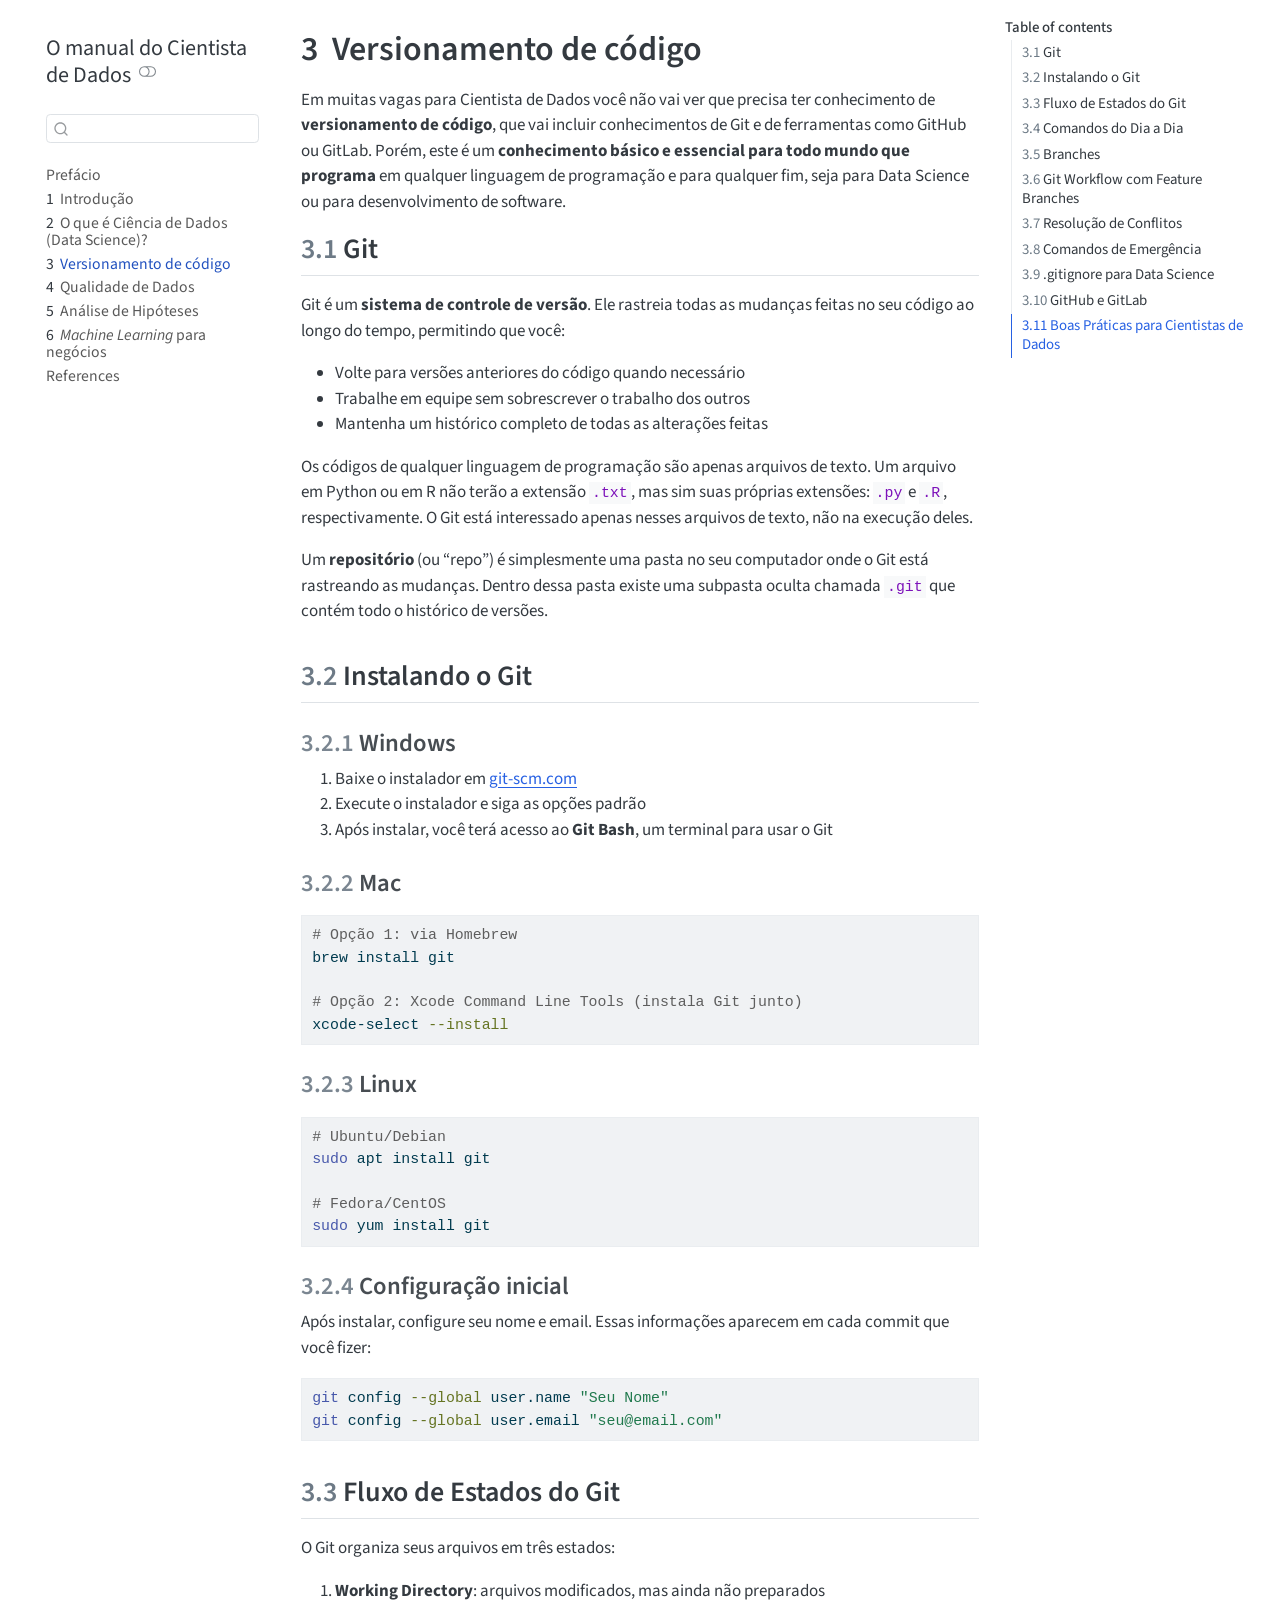
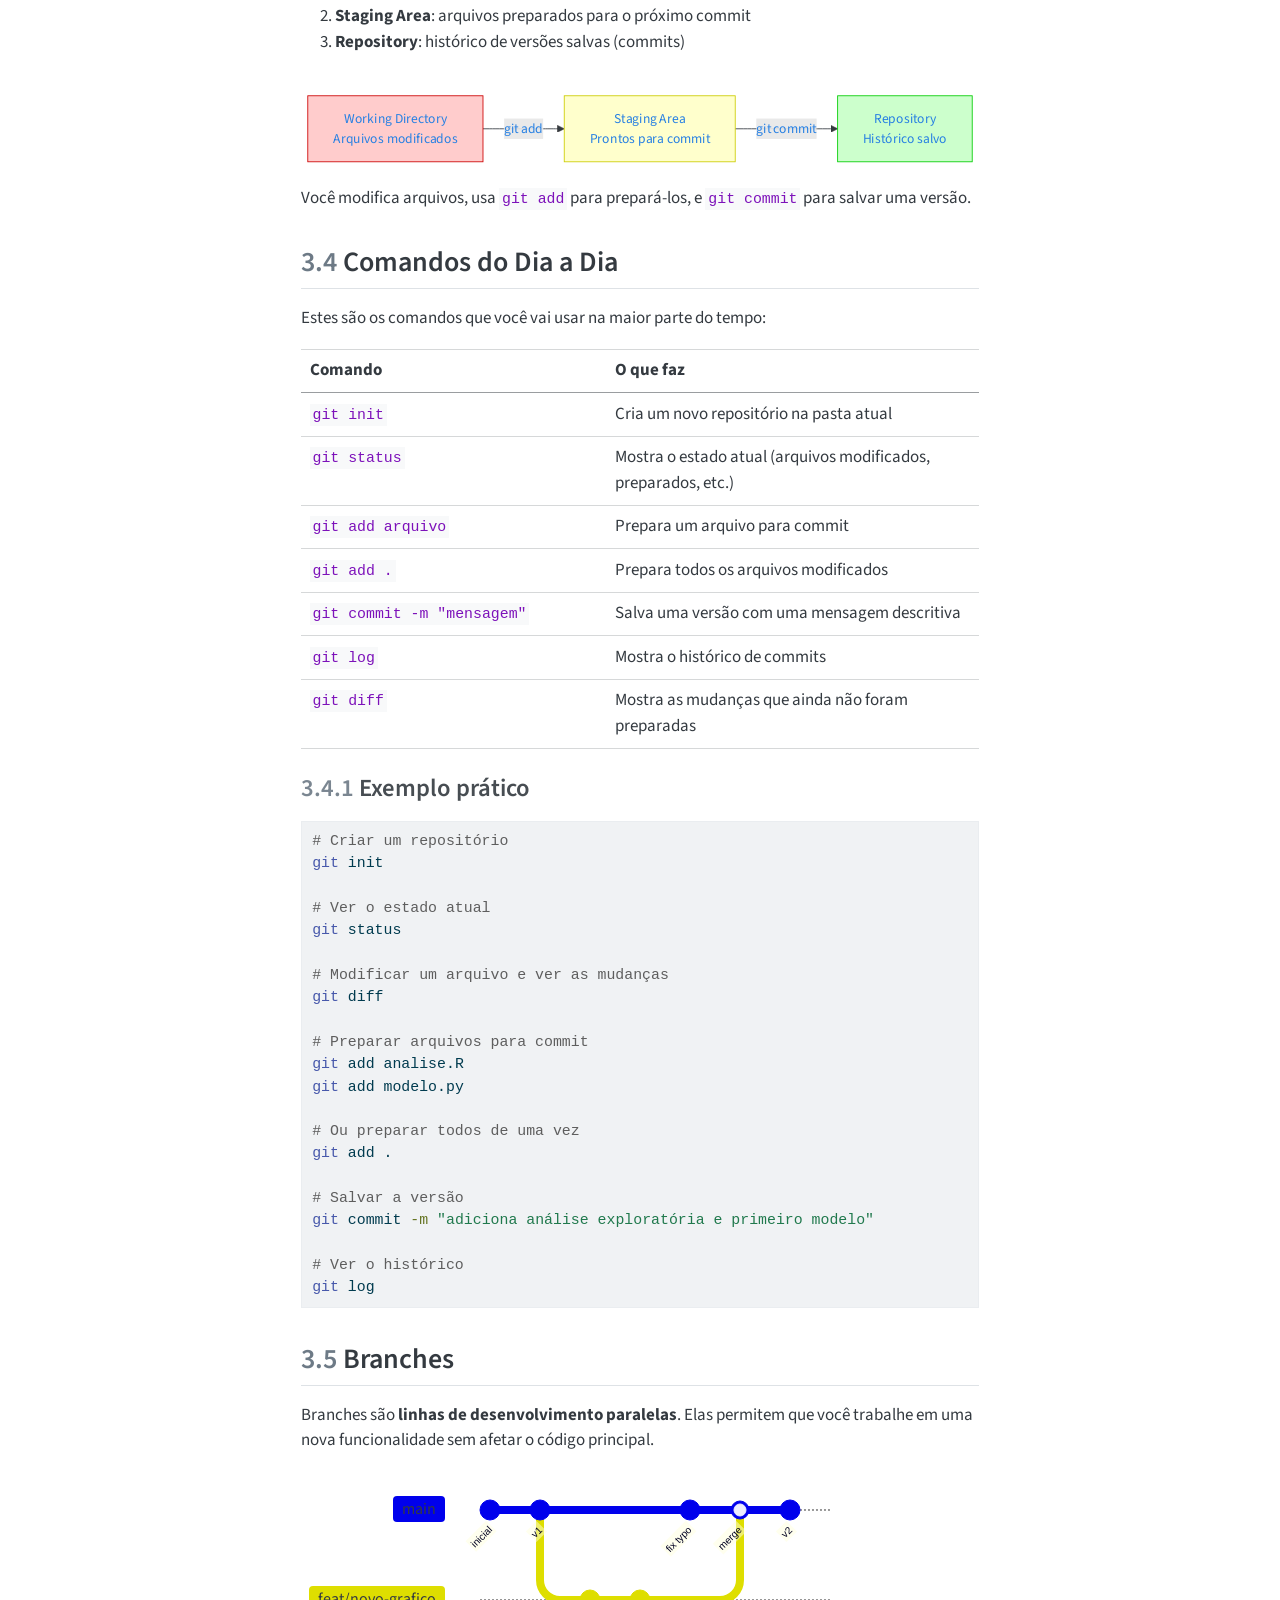
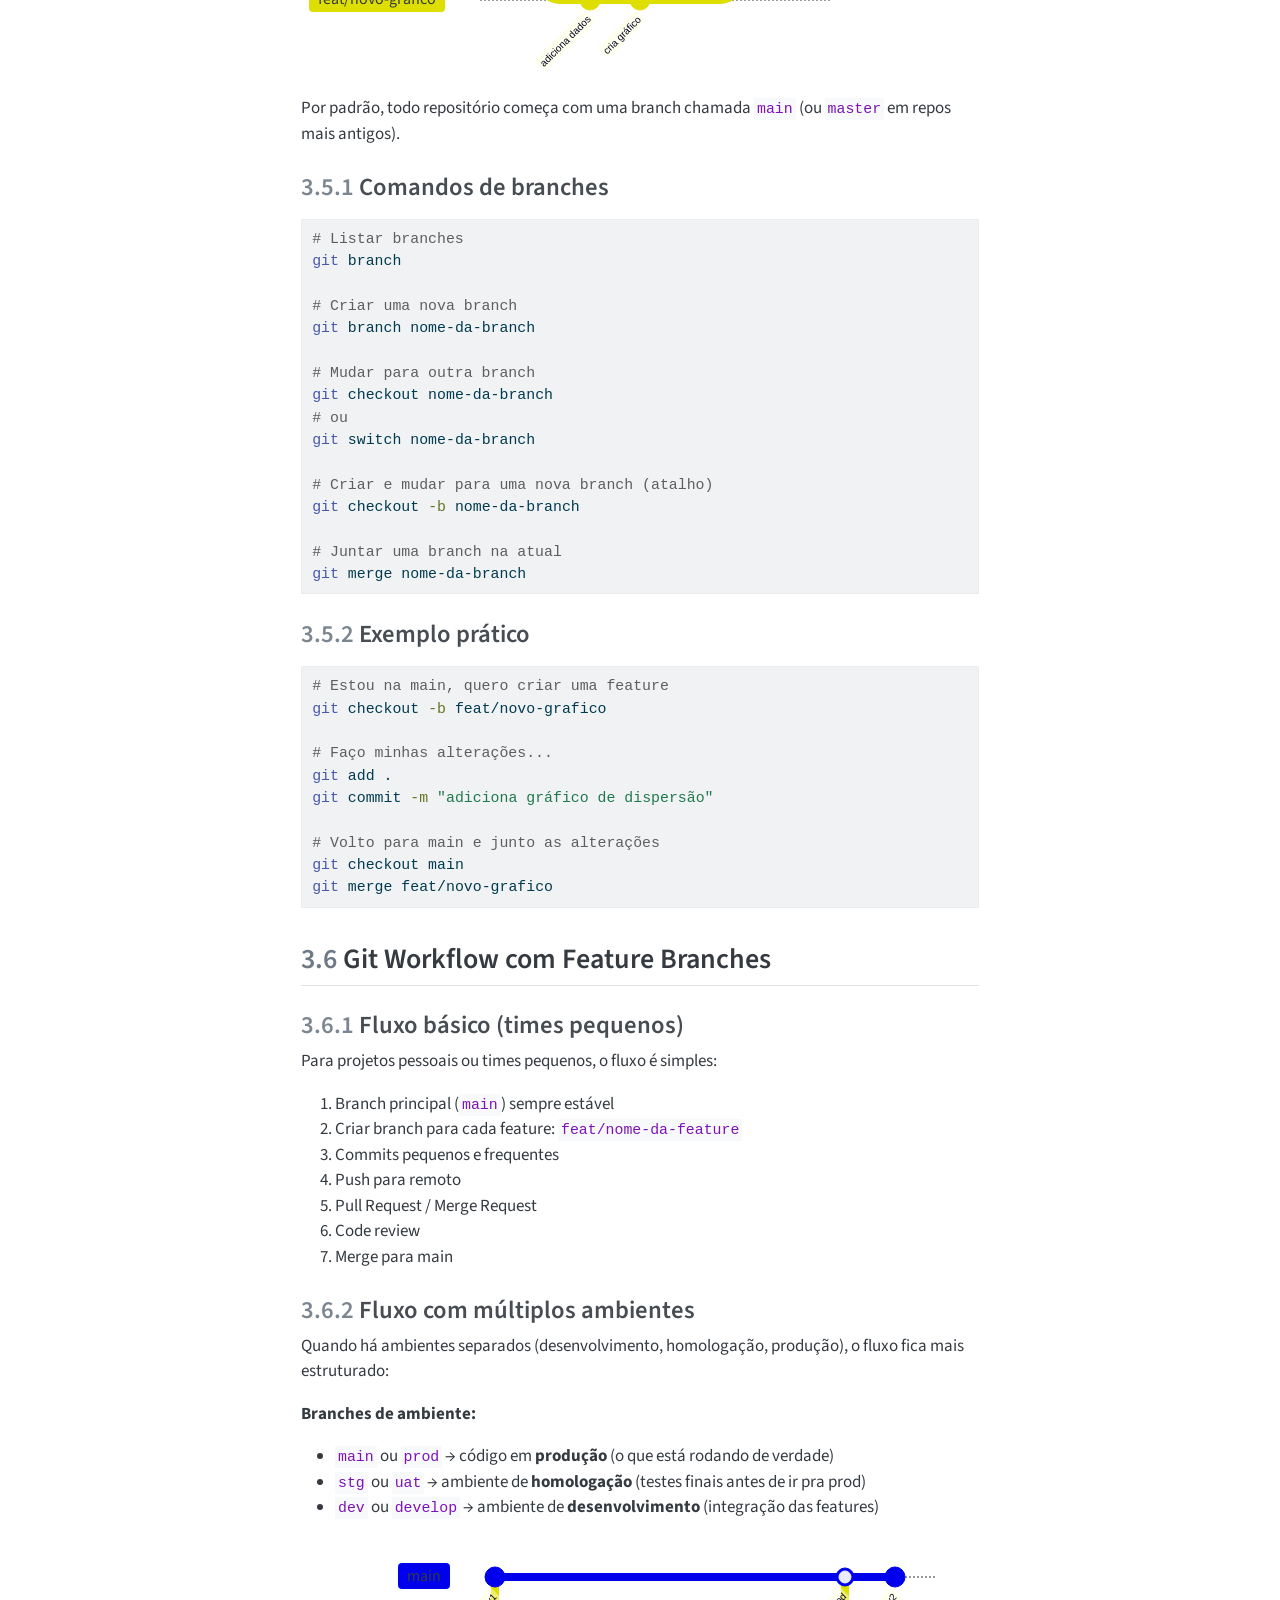
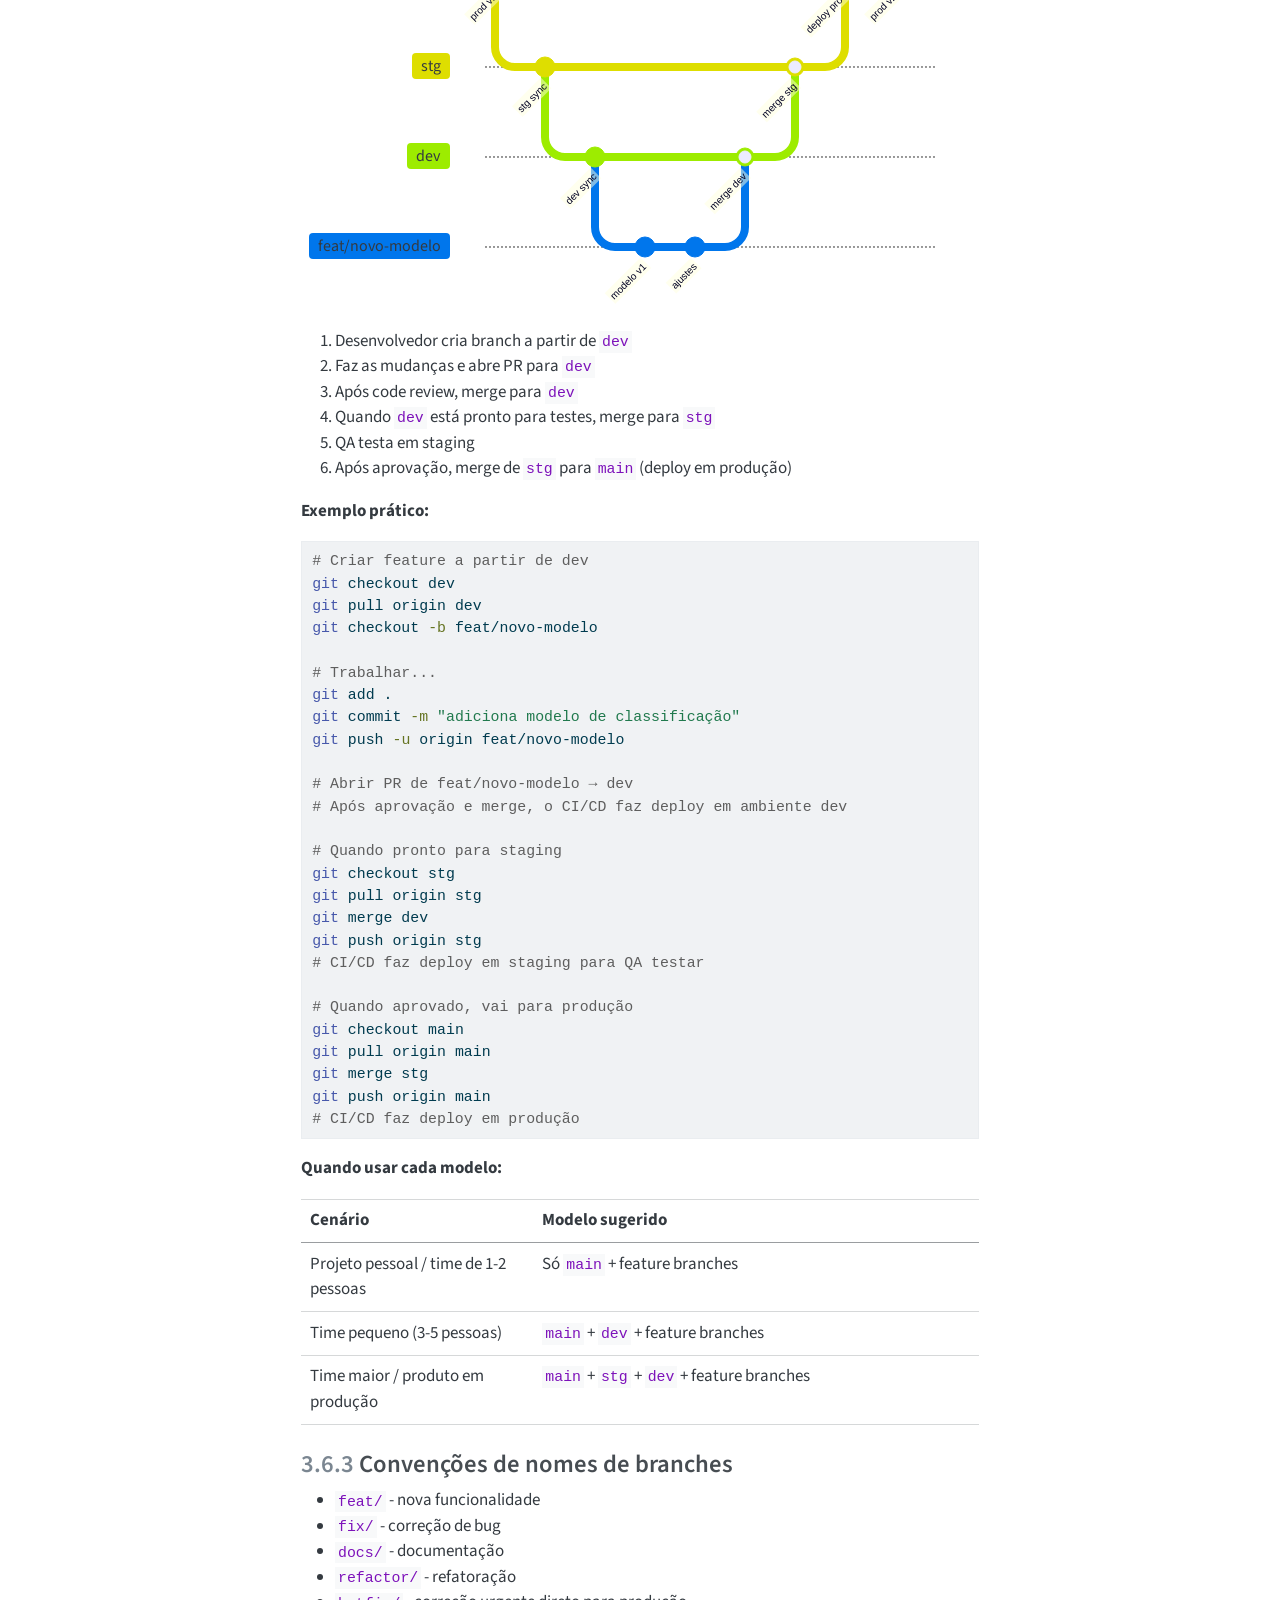
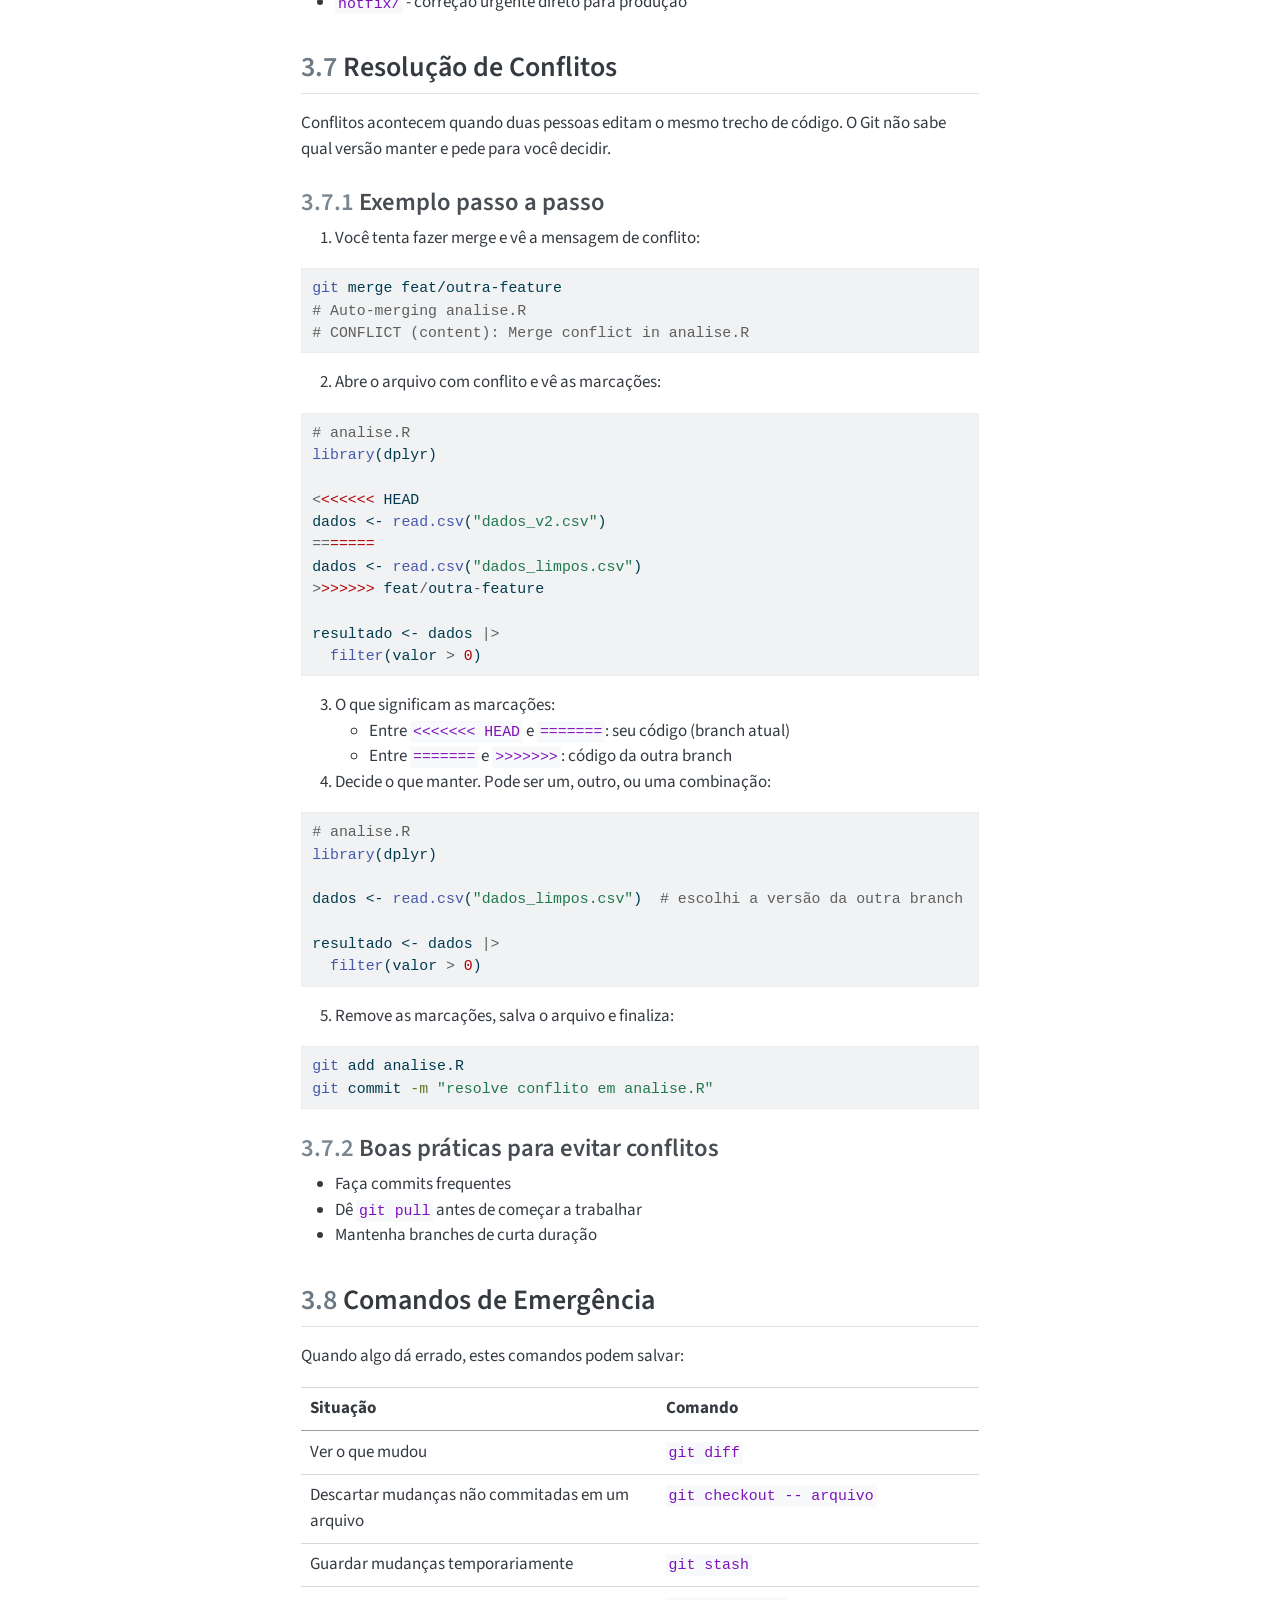
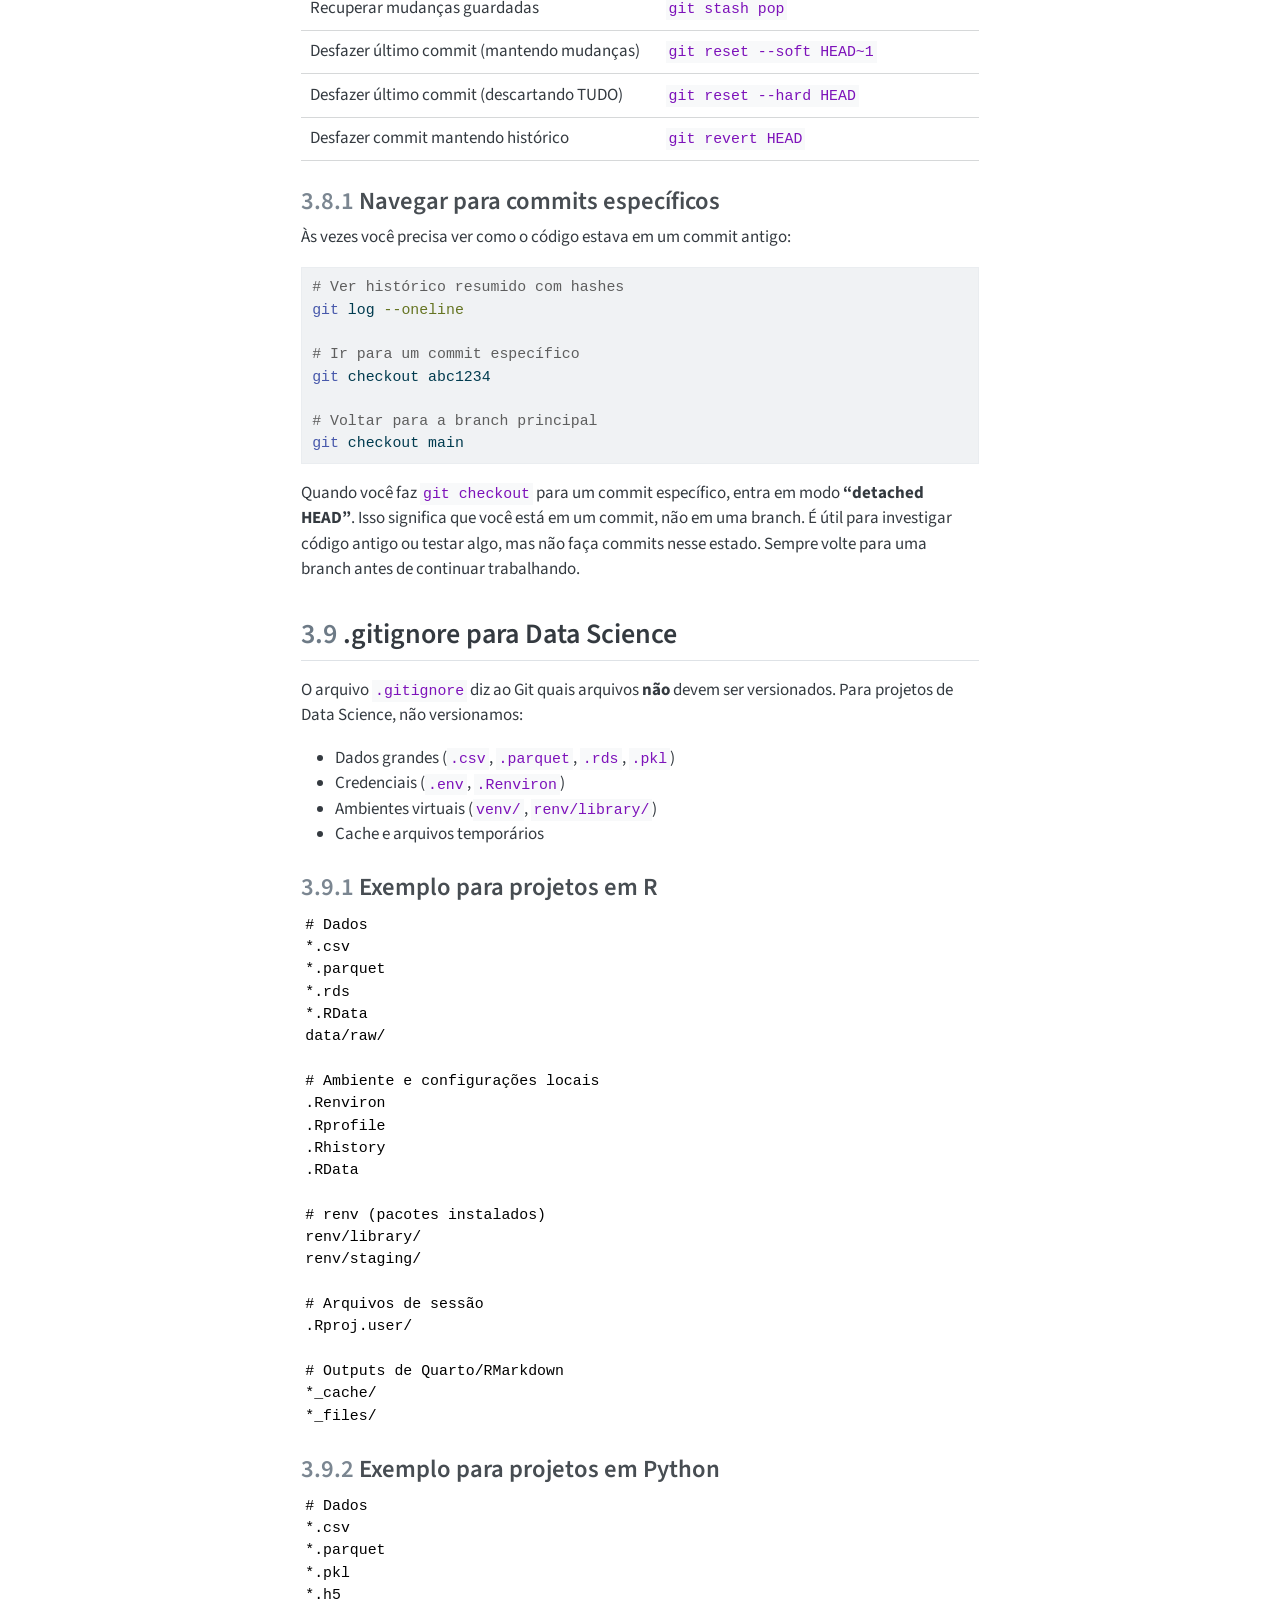
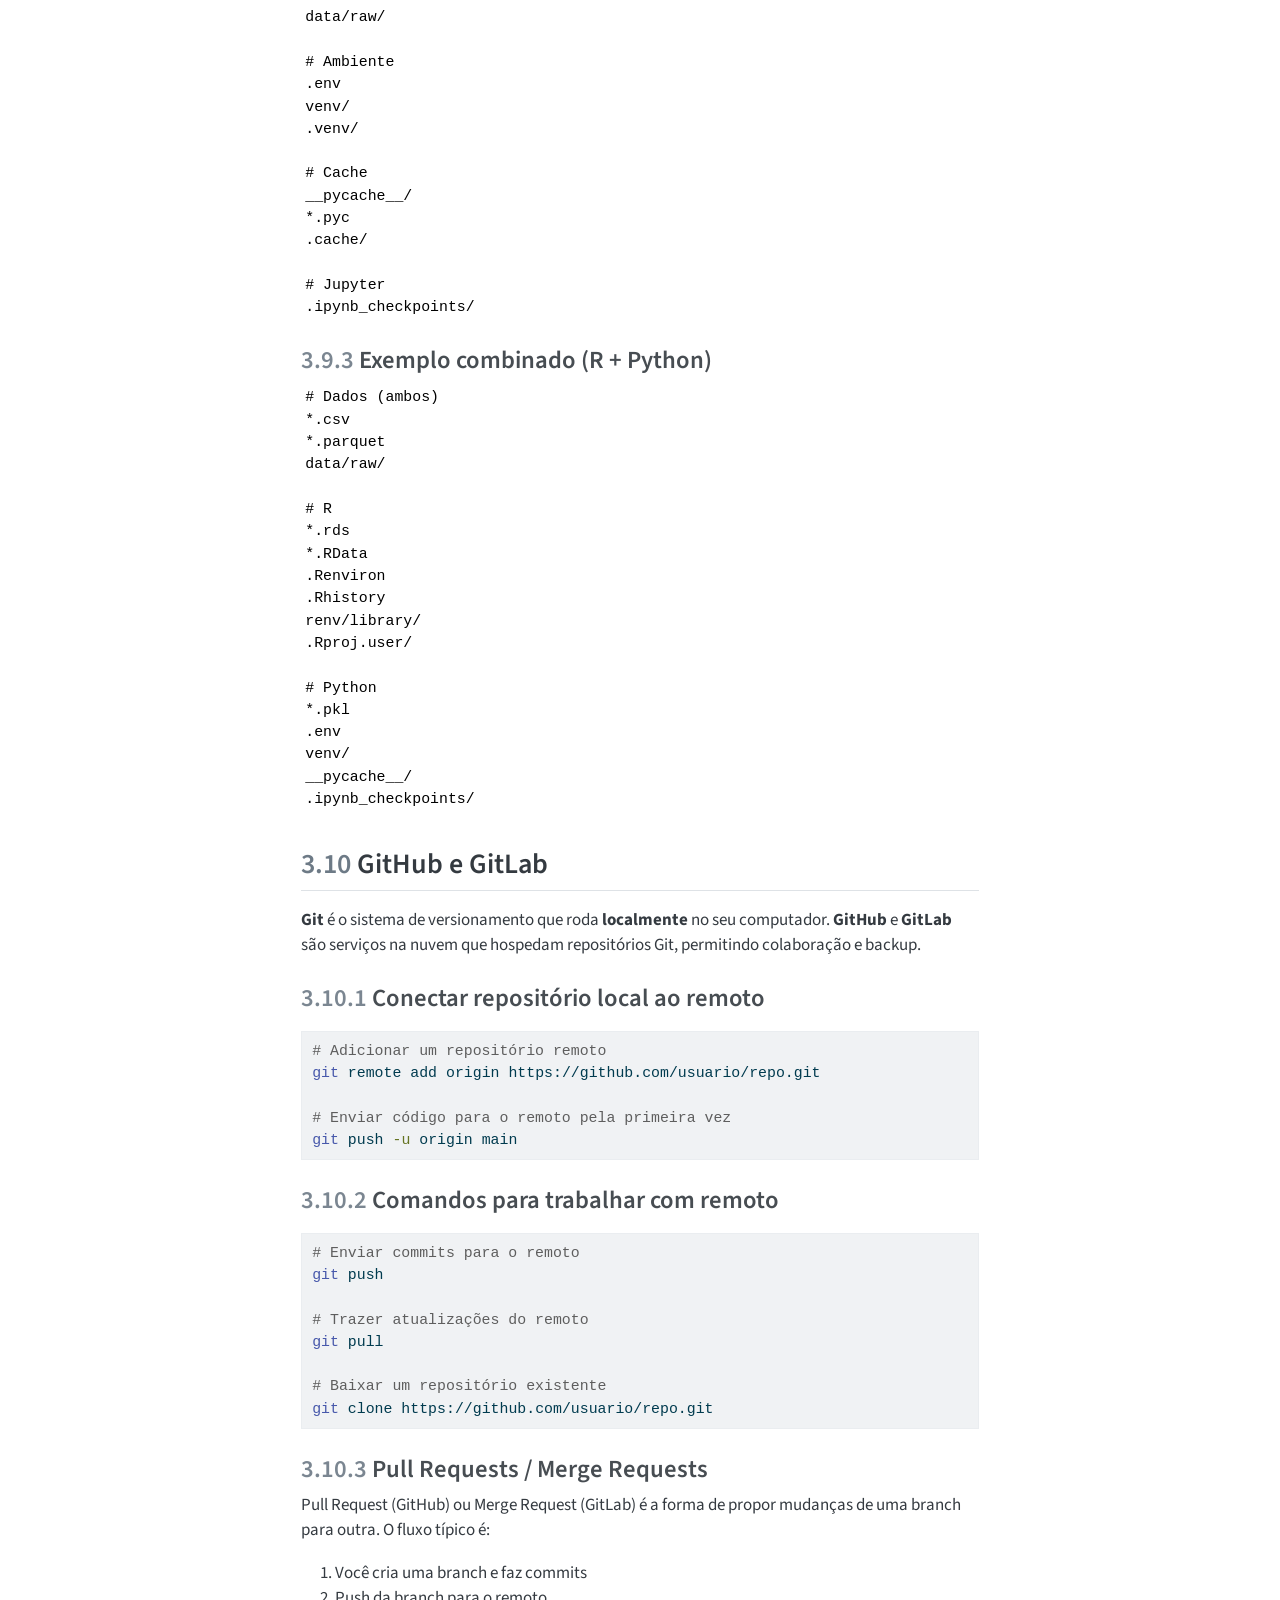
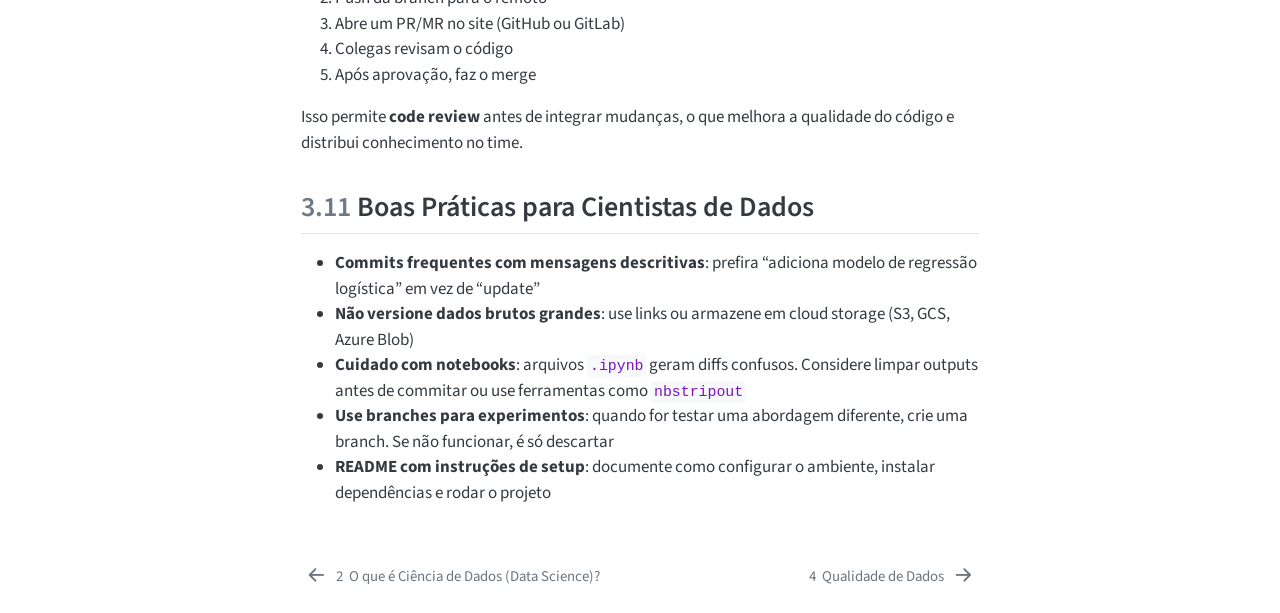
<file: docs/versionamento.html>
<!DOCTYPE html>
<html xmlns="http://www.w3.org/1999/xhtml" lang="en" xml:lang="en"><head>

<meta charset="utf-8">
<meta name="generator" content="quarto-1.6.40">

<meta name="viewport" content="width=device-width, initial-scale=1.0, user-scalable=yes">


<title>3&nbsp; Versionamento de código – O manual do Cientista de Dados</title>
<style>
code{white-space: pre-wrap;}
span.smallcaps{font-variant: small-caps;}
div.columns{display: flex; gap: min(4vw, 1.5em);}
div.column{flex: auto; overflow-x: auto;}
div.hanging-indent{margin-left: 1.5em; text-indent: -1.5em;}
ul.task-list{list-style: none;}
ul.task-list li input[type="checkbox"] {
  width: 0.8em;
  margin: 0 0.8em 0.2em -1em; /* quarto-specific, see https://github.com/quarto-dev/quarto-cli/issues/4556 */ 
  vertical-align: middle;
}
/* CSS for syntax highlighting */
pre > code.sourceCode { white-space: pre; position: relative; }
pre > code.sourceCode > span { line-height: 1.25; }
pre > code.sourceCode > span:empty { height: 1.2em; }
.sourceCode { overflow: visible; }
code.sourceCode > span { color: inherit; text-decoration: inherit; }
div.sourceCode { margin: 1em 0; }
pre.sourceCode { margin: 0; }
@media screen {
div.sourceCode { overflow: auto; }
}
@media print {
pre > code.sourceCode { white-space: pre-wrap; }
pre > code.sourceCode > span { display: inline-block; text-indent: -5em; padding-left: 5em; }
}
pre.numberSource code
  { counter-reset: source-line 0; }
pre.numberSource code > span
  { position: relative; left: -4em; counter-increment: source-line; }
pre.numberSource code > span > a:first-child::before
  { content: counter(source-line);
    position: relative; left: -1em; text-align: right; vertical-align: baseline;
    border: none; display: inline-block;
    -webkit-touch-callout: none; -webkit-user-select: none;
    -khtml-user-select: none; -moz-user-select: none;
    -ms-user-select: none; user-select: none;
    padding: 0 4px; width: 4em;
  }
pre.numberSource { margin-left: 3em;  padding-left: 4px; }
div.sourceCode
  {   }
@media screen {
pre > code.sourceCode > span > a:first-child::before { text-decoration: underline; }
}
</style>


<script src="site_libs/quarto-nav/quarto-nav.js"></script>
<script src="site_libs/quarto-nav/headroom.min.js"></script>
<script src="site_libs/clipboard/clipboard.min.js"></script>
<script src="site_libs/quarto-search/autocomplete.umd.js"></script>
<script src="site_libs/quarto-search/fuse.min.js"></script>
<script src="site_libs/quarto-search/quarto-search.js"></script>
<meta name="quarto:offset" content="./">
<link href="./qualidade_de_dados.html" rel="next">
<link href="./o_que_e_ds.html" rel="prev">
<script src="site_libs/quarto-html/quarto.js"></script>
<script src="site_libs/quarto-html/popper.min.js"></script>
<script src="site_libs/quarto-html/tippy.umd.min.js"></script>
<script src="site_libs/quarto-html/anchor.min.js"></script>
<link href="site_libs/quarto-html/tippy.css" rel="stylesheet">
<link href="site_libs/quarto-html/quarto-syntax-highlighting-549806ee2085284f45b00abea8c6df48.css" rel="stylesheet" class="quarto-color-scheme" id="quarto-text-highlighting-styles">
<link href="site_libs/quarto-html/quarto-syntax-highlighting-dark-8ea72dc5fed832574809a9c94082fbbb.css" rel="prefetch" class="quarto-color-scheme quarto-color-alternate" id="quarto-text-highlighting-styles">
<script src="site_libs/bootstrap/bootstrap.min.js"></script>
<link href="site_libs/bootstrap/bootstrap-icons.css" rel="stylesheet">
<link href="site_libs/bootstrap/bootstrap-2dd718d80a4912ee1963dd49595f4abf.min.css" rel="stylesheet" append-hash="true" class="quarto-color-scheme" id="quarto-bootstrap" data-mode="light">
<link href="site_libs/bootstrap/bootstrap-dark-fa97cd739ae4520a9ee02bf5a2c635fd.min.css" rel="prefetch" append-hash="true" class="quarto-color-scheme quarto-color-alternate" id="quarto-bootstrap" data-mode="dark">
<script id="quarto-search-options" type="application/json">{
  "location": "sidebar",
  "copy-button": false,
  "collapse-after": 3,
  "panel-placement": "start",
  "type": "textbox",
  "limit": 50,
  "keyboard-shortcut": [
    "f",
    "/",
    "s"
  ],
  "show-item-context": false,
  "language": {
    "search-no-results-text": "No results",
    "search-matching-documents-text": "matching documents",
    "search-copy-link-title": "Copy link to search",
    "search-hide-matches-text": "Hide additional matches",
    "search-more-match-text": "more match in this document",
    "search-more-matches-text": "more matches in this document",
    "search-clear-button-title": "Clear",
    "search-text-placeholder": "",
    "search-detached-cancel-button-title": "Cancel",
    "search-submit-button-title": "Submit",
    "search-label": "Search"
  }
}</script>
<script src="site_libs/quarto-diagram/mermaid.min.js"></script>
<script src="site_libs/quarto-diagram/mermaid-init.js"></script>
<link href="site_libs/quarto-diagram/mermaid.css" rel="stylesheet">


</head>

<body class="nav-sidebar floating">

<div id="quarto-search-results"></div>
  <header id="quarto-header" class="headroom fixed-top">
  <nav class="quarto-secondary-nav">
    <div class="container-fluid d-flex">
      <button type="button" class="quarto-btn-toggle btn" data-bs-toggle="collapse" role="button" data-bs-target=".quarto-sidebar-collapse-item" aria-controls="quarto-sidebar" aria-expanded="false" aria-label="Toggle sidebar navigation" onclick="if (window.quartoToggleHeadroom) { window.quartoToggleHeadroom(); }">
        <i class="bi bi-layout-text-sidebar-reverse"></i>
      </button>
        <nav class="quarto-page-breadcrumbs" aria-label="breadcrumb"><ol class="breadcrumb"><li class="breadcrumb-item"><a href="./versionamento.html"><span class="chapter-number">3</span>&nbsp; <span class="chapter-title">Versionamento de código</span></a></li></ol></nav>
        <a class="flex-grow-1" role="navigation" data-bs-toggle="collapse" data-bs-target=".quarto-sidebar-collapse-item" aria-controls="quarto-sidebar" aria-expanded="false" aria-label="Toggle sidebar navigation" onclick="if (window.quartoToggleHeadroom) { window.quartoToggleHeadroom(); }">      
        </a>
      <button type="button" class="btn quarto-search-button" aria-label="Search" onclick="window.quartoOpenSearch();">
        <i class="bi bi-search"></i>
      </button>
    </div>
  </nav>
</header>
<!-- content -->
<div id="quarto-content" class="quarto-container page-columns page-rows-contents page-layout-article">
<!-- sidebar -->
  <nav id="quarto-sidebar" class="sidebar collapse collapse-horizontal quarto-sidebar-collapse-item sidebar-navigation floating overflow-auto">
    <div class="pt-lg-2 mt-2 text-left sidebar-header">
    <div class="sidebar-title mb-0 py-0">
      <a href="./">O manual do Cientista de Dados</a> 
        <div class="sidebar-tools-main">
  <a href="" class="quarto-color-scheme-toggle quarto-navigation-tool  px-1" onclick="window.quartoToggleColorScheme(); return false;" title="Toggle dark mode"><i class="bi"></i></a>
</div>
    </div>
      </div>
        <div class="mt-2 flex-shrink-0 align-items-center">
        <div class="sidebar-search">
        <div id="quarto-search" class="" title="Search"></div>
        </div>
        </div>
    <div class="sidebar-menu-container"> 
    <ul class="list-unstyled mt-1">
        <li class="sidebar-item">
  <div class="sidebar-item-container"> 
  <a href="./index.html" class="sidebar-item-text sidebar-link">
 <span class="menu-text">Prefácio</span></a>
  </div>
</li>
        <li class="sidebar-item">
  <div class="sidebar-item-container"> 
  <a href="./intro.html" class="sidebar-item-text sidebar-link">
 <span class="menu-text"><span class="chapter-number">1</span>&nbsp; <span class="chapter-title">Introdução</span></span></a>
  </div>
</li>
        <li class="sidebar-item">
  <div class="sidebar-item-container"> 
  <a href="./o_que_e_ds.html" class="sidebar-item-text sidebar-link">
 <span class="menu-text"><span class="chapter-number">2</span>&nbsp; <span class="chapter-title">O que é Ciência de Dados (Data Science)?</span></span></a>
  </div>
</li>
        <li class="sidebar-item">
  <div class="sidebar-item-container"> 
  <a href="./versionamento.html" class="sidebar-item-text sidebar-link active">
 <span class="menu-text"><span class="chapter-number">3</span>&nbsp; <span class="chapter-title">Versionamento de código</span></span></a>
  </div>
</li>
        <li class="sidebar-item">
  <div class="sidebar-item-container"> 
  <a href="./qualidade_de_dados.html" class="sidebar-item-text sidebar-link">
 <span class="menu-text"><span class="chapter-number">4</span>&nbsp; <span class="chapter-title">Qualidade de Dados</span></span></a>
  </div>
</li>
        <li class="sidebar-item">
  <div class="sidebar-item-container"> 
  <a href="./teste_de_hipoteses.html" class="sidebar-item-text sidebar-link">
 <span class="menu-text"><span class="chapter-number">5</span>&nbsp; <span class="chapter-title">Análise de Hipóteses</span></span></a>
  </div>
</li>
        <li class="sidebar-item">
  <div class="sidebar-item-container"> 
  <a href="./machine_learning.html" class="sidebar-item-text sidebar-link">
 <span class="menu-text"><span class="chapter-number">6</span>&nbsp; <span class="chapter-title"><em>Machine Learning</em> para negócios</span></span></a>
  </div>
</li>
        <li class="sidebar-item">
  <div class="sidebar-item-container"> 
  <a href="./references.html" class="sidebar-item-text sidebar-link">
 <span class="menu-text">References</span></a>
  </div>
</li>
    </ul>
    </div>
</nav>
<div id="quarto-sidebar-glass" class="quarto-sidebar-collapse-item" data-bs-toggle="collapse" data-bs-target=".quarto-sidebar-collapse-item"></div>
<!-- margin-sidebar -->
    <div id="quarto-margin-sidebar" class="sidebar margin-sidebar">
        <nav id="TOC" role="doc-toc" class="toc-active">
    <h2 id="toc-title">Table of contents</h2>
   
  <ul>
  <li><a href="#git" id="toc-git" class="nav-link active" data-scroll-target="#git"><span class="header-section-number">3.1</span> Git</a></li>
  <li><a href="#instalando-o-git" id="toc-instalando-o-git" class="nav-link" data-scroll-target="#instalando-o-git"><span class="header-section-number">3.2</span> Instalando o Git</a>
  <ul class="collapse">
  <li><a href="#windows" id="toc-windows" class="nav-link" data-scroll-target="#windows"><span class="header-section-number">3.2.1</span> Windows</a></li>
  <li><a href="#mac" id="toc-mac" class="nav-link" data-scroll-target="#mac"><span class="header-section-number">3.2.2</span> Mac</a></li>
  <li><a href="#linux" id="toc-linux" class="nav-link" data-scroll-target="#linux"><span class="header-section-number">3.2.3</span> Linux</a></li>
  <li><a href="#configuração-inicial" id="toc-configuração-inicial" class="nav-link" data-scroll-target="#configuração-inicial"><span class="header-section-number">3.2.4</span> Configuração inicial</a></li>
  </ul></li>
  <li><a href="#fluxo-de-estados-do-git" id="toc-fluxo-de-estados-do-git" class="nav-link" data-scroll-target="#fluxo-de-estados-do-git"><span class="header-section-number">3.3</span> Fluxo de Estados do Git</a></li>
  <li><a href="#comandos-do-dia-a-dia" id="toc-comandos-do-dia-a-dia" class="nav-link" data-scroll-target="#comandos-do-dia-a-dia"><span class="header-section-number">3.4</span> Comandos do Dia a Dia</a>
  <ul class="collapse">
  <li><a href="#exemplo-prático" id="toc-exemplo-prático" class="nav-link" data-scroll-target="#exemplo-prático"><span class="header-section-number">3.4.1</span> Exemplo prático</a></li>
  </ul></li>
  <li><a href="#branches" id="toc-branches" class="nav-link" data-scroll-target="#branches"><span class="header-section-number">3.5</span> Branches</a>
  <ul class="collapse">
  <li><a href="#comandos-de-branches" id="toc-comandos-de-branches" class="nav-link" data-scroll-target="#comandos-de-branches"><span class="header-section-number">3.5.1</span> Comandos de branches</a></li>
  <li><a href="#exemplo-prático-1" id="toc-exemplo-prático-1" class="nav-link" data-scroll-target="#exemplo-prático-1"><span class="header-section-number">3.5.2</span> Exemplo prático</a></li>
  </ul></li>
  <li><a href="#git-workflow-com-feature-branches" id="toc-git-workflow-com-feature-branches" class="nav-link" data-scroll-target="#git-workflow-com-feature-branches"><span class="header-section-number">3.6</span> Git Workflow com Feature Branches</a>
  <ul class="collapse">
  <li><a href="#fluxo-básico-times-pequenos" id="toc-fluxo-básico-times-pequenos" class="nav-link" data-scroll-target="#fluxo-básico-times-pequenos"><span class="header-section-number">3.6.1</span> Fluxo básico (times pequenos)</a></li>
  <li><a href="#fluxo-com-múltiplos-ambientes" id="toc-fluxo-com-múltiplos-ambientes" class="nav-link" data-scroll-target="#fluxo-com-múltiplos-ambientes"><span class="header-section-number">3.6.2</span> Fluxo com múltiplos ambientes</a></li>
  <li><a href="#convenções-de-nomes-de-branches" id="toc-convenções-de-nomes-de-branches" class="nav-link" data-scroll-target="#convenções-de-nomes-de-branches"><span class="header-section-number">3.6.3</span> Convenções de nomes de branches</a></li>
  </ul></li>
  <li><a href="#resolução-de-conflitos" id="toc-resolução-de-conflitos" class="nav-link" data-scroll-target="#resolução-de-conflitos"><span class="header-section-number">3.7</span> Resolução de Conflitos</a>
  <ul class="collapse">
  <li><a href="#exemplo-passo-a-passo" id="toc-exemplo-passo-a-passo" class="nav-link" data-scroll-target="#exemplo-passo-a-passo"><span class="header-section-number">3.7.1</span> Exemplo passo a passo</a></li>
  <li><a href="#boas-práticas-para-evitar-conflitos" id="toc-boas-práticas-para-evitar-conflitos" class="nav-link" data-scroll-target="#boas-práticas-para-evitar-conflitos"><span class="header-section-number">3.7.2</span> Boas práticas para evitar conflitos</a></li>
  </ul></li>
  <li><a href="#comandos-de-emergência" id="toc-comandos-de-emergência" class="nav-link" data-scroll-target="#comandos-de-emergência"><span class="header-section-number">3.8</span> Comandos de Emergência</a>
  <ul class="collapse">
  <li><a href="#navegar-para-commits-específicos" id="toc-navegar-para-commits-específicos" class="nav-link" data-scroll-target="#navegar-para-commits-específicos"><span class="header-section-number">3.8.1</span> Navegar para commits específicos</a></li>
  </ul></li>
  <li><a href="#gitignore-para-data-science" id="toc-gitignore-para-data-science" class="nav-link" data-scroll-target="#gitignore-para-data-science"><span class="header-section-number">3.9</span> .gitignore para Data Science</a>
  <ul class="collapse">
  <li><a href="#exemplo-para-projetos-em-r" id="toc-exemplo-para-projetos-em-r" class="nav-link" data-scroll-target="#exemplo-para-projetos-em-r"><span class="header-section-number">3.9.1</span> Exemplo para projetos em R</a></li>
  <li><a href="#exemplo-para-projetos-em-python" id="toc-exemplo-para-projetos-em-python" class="nav-link" data-scroll-target="#exemplo-para-projetos-em-python"><span class="header-section-number">3.9.2</span> Exemplo para projetos em Python</a></li>
  <li><a href="#exemplo-combinado-r-python" id="toc-exemplo-combinado-r-python" class="nav-link" data-scroll-target="#exemplo-combinado-r-python"><span class="header-section-number">3.9.3</span> Exemplo combinado (R + Python)</a></li>
  </ul></li>
  <li><a href="#github-e-gitlab" id="toc-github-e-gitlab" class="nav-link" data-scroll-target="#github-e-gitlab"><span class="header-section-number">3.10</span> GitHub e GitLab</a>
  <ul class="collapse">
  <li><a href="#conectar-repositório-local-ao-remoto" id="toc-conectar-repositório-local-ao-remoto" class="nav-link" data-scroll-target="#conectar-repositório-local-ao-remoto"><span class="header-section-number">3.10.1</span> Conectar repositório local ao remoto</a></li>
  <li><a href="#comandos-para-trabalhar-com-remoto" id="toc-comandos-para-trabalhar-com-remoto" class="nav-link" data-scroll-target="#comandos-para-trabalhar-com-remoto"><span class="header-section-number">3.10.2</span> Comandos para trabalhar com remoto</a></li>
  <li><a href="#pull-requests-merge-requests" id="toc-pull-requests-merge-requests" class="nav-link" data-scroll-target="#pull-requests-merge-requests"><span class="header-section-number">3.10.3</span> Pull Requests / Merge Requests</a></li>
  </ul></li>
  <li><a href="#boas-práticas-para-cientistas-de-dados" id="toc-boas-práticas-para-cientistas-de-dados" class="nav-link" data-scroll-target="#boas-práticas-para-cientistas-de-dados"><span class="header-section-number">3.11</span> Boas Práticas para Cientistas de Dados</a></li>
  </ul>
</nav>
    </div>
<!-- main -->
<main class="content" id="quarto-document-content">

<header id="title-block-header" class="quarto-title-block default">
<div class="quarto-title">
<h1 class="title"><span class="chapter-number">3</span>&nbsp; <span class="chapter-title">Versionamento de código</span></h1>
</div>



<div class="quarto-title-meta">

    
  
    
  </div>
  


</header>


<p>Em muitas vagas para Cientista de Dados você não vai ver que precisa ter conhecimento de <strong>versionamento de código</strong>, que vai incluir conhecimentos de Git e de ferramentas como GitHub ou GitLab. Porém, este é um <strong>conhecimento básico e essencial para todo mundo que programa</strong> em qualquer linguagem de programação e para qualquer fim, seja para Data Science ou para desenvolvimento de software.</p>
<section id="git" class="level2" data-number="3.1">
<h2 data-number="3.1" class="anchored" data-anchor-id="git"><span class="header-section-number">3.1</span> Git</h2>
<p>Git é um <strong>sistema de controle de versão</strong>. Ele rastreia todas as mudanças feitas no seu código ao longo do tempo, permitindo que você:</p>
<ul>
<li>Volte para versões anteriores do código quando necessário</li>
<li>Trabalhe em equipe sem sobrescrever o trabalho dos outros</li>
<li>Mantenha um histórico completo de todas as alterações feitas</li>
</ul>
<p>Os códigos de qualquer linguagem de programação são apenas arquivos de texto. Um arquivo em Python ou em R não terão a extensão <code>.txt</code>, mas sim suas próprias extensões: <code>.py</code> e <code>.R</code>, respectivamente. O Git está interessado apenas nesses arquivos de texto, não na execução deles.</p>
<p>Um <strong>repositório</strong> (ou “repo”) é simplesmente uma pasta no seu computador onde o Git está rastreando as mudanças. Dentro dessa pasta existe uma subpasta oculta chamada <code>.git</code> que contém todo o histórico de versões.</p>
</section>
<section id="instalando-o-git" class="level2" data-number="3.2">
<h2 data-number="3.2" class="anchored" data-anchor-id="instalando-o-git"><span class="header-section-number">3.2</span> Instalando o Git</h2>
<section id="windows" class="level3" data-number="3.2.1">
<h3 data-number="3.2.1" class="anchored" data-anchor-id="windows"><span class="header-section-number">3.2.1</span> Windows</h3>
<ol type="1">
<li>Baixe o instalador em <a href="https://git-scm.com/download/win">git-scm.com</a></li>
<li>Execute o instalador e siga as opções padrão</li>
<li>Após instalar, você terá acesso ao <strong>Git Bash</strong>, um terminal para usar o Git</li>
</ol>
</section>
<section id="mac" class="level3" data-number="3.2.2">
<h3 data-number="3.2.2" class="anchored" data-anchor-id="mac"><span class="header-section-number">3.2.2</span> Mac</h3>
<div class="sourceCode" id="cb1"><pre class="sourceCode bash code-with-copy"><code class="sourceCode bash"><span id="cb1-1"><a href="#cb1-1" aria-hidden="true" tabindex="-1"></a><span class="co"># Opção 1: via Homebrew</span></span>
<span id="cb1-2"><a href="#cb1-2" aria-hidden="true" tabindex="-1"></a><span class="ex">brew</span> install git</span>
<span id="cb1-3"><a href="#cb1-3" aria-hidden="true" tabindex="-1"></a></span>
<span id="cb1-4"><a href="#cb1-4" aria-hidden="true" tabindex="-1"></a><span class="co"># Opção 2: Xcode Command Line Tools (instala Git junto)</span></span>
<span id="cb1-5"><a href="#cb1-5" aria-hidden="true" tabindex="-1"></a><span class="ex">xcode-select</span> <span class="at">--install</span></span></code><button title="Copy to Clipboard" class="code-copy-button"><i class="bi"></i></button></pre></div>
</section>
<section id="linux" class="level3" data-number="3.2.3">
<h3 data-number="3.2.3" class="anchored" data-anchor-id="linux"><span class="header-section-number">3.2.3</span> Linux</h3>
<div class="sourceCode" id="cb2"><pre class="sourceCode bash code-with-copy"><code class="sourceCode bash"><span id="cb2-1"><a href="#cb2-1" aria-hidden="true" tabindex="-1"></a><span class="co"># Ubuntu/Debian</span></span>
<span id="cb2-2"><a href="#cb2-2" aria-hidden="true" tabindex="-1"></a><span class="fu">sudo</span> apt install git</span>
<span id="cb2-3"><a href="#cb2-3" aria-hidden="true" tabindex="-1"></a></span>
<span id="cb2-4"><a href="#cb2-4" aria-hidden="true" tabindex="-1"></a><span class="co"># Fedora/CentOS</span></span>
<span id="cb2-5"><a href="#cb2-5" aria-hidden="true" tabindex="-1"></a><span class="fu">sudo</span> yum install git</span></code><button title="Copy to Clipboard" class="code-copy-button"><i class="bi"></i></button></pre></div>
</section>
<section id="configuração-inicial" class="level3" data-number="3.2.4">
<h3 data-number="3.2.4" class="anchored" data-anchor-id="configuração-inicial"><span class="header-section-number">3.2.4</span> Configuração inicial</h3>
<p>Após instalar, configure seu nome e email. Essas informações aparecem em cada commit que você fizer:</p>
<div class="sourceCode" id="cb3"><pre class="sourceCode bash code-with-copy"><code class="sourceCode bash"><span id="cb3-1"><a href="#cb3-1" aria-hidden="true" tabindex="-1"></a><span class="fu">git</span> config <span class="at">--global</span> user.name <span class="st">"Seu Nome"</span></span>
<span id="cb3-2"><a href="#cb3-2" aria-hidden="true" tabindex="-1"></a><span class="fu">git</span> config <span class="at">--global</span> user.email <span class="st">"seu@email.com"</span></span></code><button title="Copy to Clipboard" class="code-copy-button"><i class="bi"></i></button></pre></div>
</section>
</section>
<section id="fluxo-de-estados-do-git" class="level2" data-number="3.3">
<h2 data-number="3.3" class="anchored" data-anchor-id="fluxo-de-estados-do-git"><span class="header-section-number">3.3</span> Fluxo de Estados do Git</h2>
<p>O Git organiza seus arquivos em três estados:</p>
<ol type="1">
<li><strong>Working Directory</strong>: arquivos modificados, mas ainda não preparados</li>
<li><strong>Staging Area</strong>: arquivos preparados para o próximo commit</li>
<li><strong>Repository</strong>: histórico de versões salvas (commits)</li>
</ol>
<div class="cell" data-fig-width="7" data-layout-align="default">
<div class="cell-output-display">
<div>
<p></p><figure class="figure"><p></p>
<div>
<pre class="mermaid mermaid-js">flowchart LR
    A[Working Directory&lt;br/&gt;Arquivos modificados] --&gt;|git add| B[Staging Area&lt;br/&gt;Prontos para commit]
    B --&gt;|git commit| C[Repository&lt;br/&gt;Histórico salvo]

    style A fill:#ffcccc,stroke:#cc0000
    style B fill:#ffffcc,stroke:#cccc00
    style C fill:#ccffcc,stroke:#00cc00
</pre>
</div>
<p></p></figure><p></p>
</div>
</div>
</div>
<p>Você modifica arquivos, usa <code>git add</code> para prepará-los, e <code>git commit</code> para salvar uma versão.</p>
</section>
<section id="comandos-do-dia-a-dia" class="level2" data-number="3.4">
<h2 data-number="3.4" class="anchored" data-anchor-id="comandos-do-dia-a-dia"><span class="header-section-number">3.4</span> Comandos do Dia a Dia</h2>
<p>Estes são os comandos que você vai usar na maior parte do tempo:</p>
<table class="caption-top table">
<colgroup>
<col style="width: 45%">
<col style="width: 55%">
</colgroup>
<thead>
<tr class="header">
<th>Comando</th>
<th>O que faz</th>
</tr>
</thead>
<tbody>
<tr class="odd">
<td><code>git init</code></td>
<td>Cria um novo repositório na pasta atual</td>
</tr>
<tr class="even">
<td><code>git status</code></td>
<td>Mostra o estado atual (arquivos modificados, preparados, etc.)</td>
</tr>
<tr class="odd">
<td><code>git add arquivo</code></td>
<td>Prepara um arquivo para commit</td>
</tr>
<tr class="even">
<td><code>git add .</code></td>
<td>Prepara todos os arquivos modificados</td>
</tr>
<tr class="odd">
<td><code>git commit -m "mensagem"</code></td>
<td>Salva uma versão com uma mensagem descritiva</td>
</tr>
<tr class="even">
<td><code>git log</code></td>
<td>Mostra o histórico de commits</td>
</tr>
<tr class="odd">
<td><code>git diff</code></td>
<td>Mostra as mudanças que ainda não foram preparadas</td>
</tr>
</tbody>
</table>
<section id="exemplo-prático" class="level3" data-number="3.4.1">
<h3 data-number="3.4.1" class="anchored" data-anchor-id="exemplo-prático"><span class="header-section-number">3.4.1</span> Exemplo prático</h3>
<div class="sourceCode" id="cb4"><pre class="sourceCode bash code-with-copy"><code class="sourceCode bash"><span id="cb4-1"><a href="#cb4-1" aria-hidden="true" tabindex="-1"></a><span class="co"># Criar um repositório</span></span>
<span id="cb4-2"><a href="#cb4-2" aria-hidden="true" tabindex="-1"></a><span class="fu">git</span> init</span>
<span id="cb4-3"><a href="#cb4-3" aria-hidden="true" tabindex="-1"></a></span>
<span id="cb4-4"><a href="#cb4-4" aria-hidden="true" tabindex="-1"></a><span class="co"># Ver o estado atual</span></span>
<span id="cb4-5"><a href="#cb4-5" aria-hidden="true" tabindex="-1"></a><span class="fu">git</span> status</span>
<span id="cb4-6"><a href="#cb4-6" aria-hidden="true" tabindex="-1"></a></span>
<span id="cb4-7"><a href="#cb4-7" aria-hidden="true" tabindex="-1"></a><span class="co"># Modificar um arquivo e ver as mudanças</span></span>
<span id="cb4-8"><a href="#cb4-8" aria-hidden="true" tabindex="-1"></a><span class="fu">git</span> diff</span>
<span id="cb4-9"><a href="#cb4-9" aria-hidden="true" tabindex="-1"></a></span>
<span id="cb4-10"><a href="#cb4-10" aria-hidden="true" tabindex="-1"></a><span class="co"># Preparar arquivos para commit</span></span>
<span id="cb4-11"><a href="#cb4-11" aria-hidden="true" tabindex="-1"></a><span class="fu">git</span> add analise.R</span>
<span id="cb4-12"><a href="#cb4-12" aria-hidden="true" tabindex="-1"></a><span class="fu">git</span> add modelo.py</span>
<span id="cb4-13"><a href="#cb4-13" aria-hidden="true" tabindex="-1"></a></span>
<span id="cb4-14"><a href="#cb4-14" aria-hidden="true" tabindex="-1"></a><span class="co"># Ou preparar todos de uma vez</span></span>
<span id="cb4-15"><a href="#cb4-15" aria-hidden="true" tabindex="-1"></a><span class="fu">git</span> add .</span>
<span id="cb4-16"><a href="#cb4-16" aria-hidden="true" tabindex="-1"></a></span>
<span id="cb4-17"><a href="#cb4-17" aria-hidden="true" tabindex="-1"></a><span class="co"># Salvar a versão</span></span>
<span id="cb4-18"><a href="#cb4-18" aria-hidden="true" tabindex="-1"></a><span class="fu">git</span> commit <span class="at">-m</span> <span class="st">"adiciona análise exploratória e primeiro modelo"</span></span>
<span id="cb4-19"><a href="#cb4-19" aria-hidden="true" tabindex="-1"></a></span>
<span id="cb4-20"><a href="#cb4-20" aria-hidden="true" tabindex="-1"></a><span class="co"># Ver o histórico</span></span>
<span id="cb4-21"><a href="#cb4-21" aria-hidden="true" tabindex="-1"></a><span class="fu">git</span> log</span></code><button title="Copy to Clipboard" class="code-copy-button"><i class="bi"></i></button></pre></div>
</section>
</section>
<section id="branches" class="level2" data-number="3.5">
<h2 data-number="3.5" class="anchored" data-anchor-id="branches"><span class="header-section-number">3.5</span> Branches</h2>
<p>Branches são <strong>linhas de desenvolvimento paralelas</strong>. Elas permitem que você trabalhe em uma nova funcionalidade sem afetar o código principal.</p>
<div class="cell" data-fig-width="8" data-layout-align="default">
<div class="cell-output-display">
<div>
<p></p><figure class="figure"><p></p>
<div>
<pre class="mermaid mermaid-js">gitGraph
    commit id: "inicial"
    commit id: "v1"
    branch feat/novo-grafico
    commit id: "adiciona dados"
    commit id: "cria gráfico"
    checkout main
    commit id: "fix typo"
    merge feat/novo-grafico id: "merge"
    commit id: "v2"
</pre>
</div>
<p></p></figure><p></p>
</div>
</div>
</div>
<p>Por padrão, todo repositório começa com uma branch chamada <code>main</code> (ou <code>master</code> em repos mais antigos).</p>
<section id="comandos-de-branches" class="level3" data-number="3.5.1">
<h3 data-number="3.5.1" class="anchored" data-anchor-id="comandos-de-branches"><span class="header-section-number">3.5.1</span> Comandos de branches</h3>
<div class="sourceCode" id="cb5"><pre class="sourceCode bash code-with-copy"><code class="sourceCode bash"><span id="cb5-1"><a href="#cb5-1" aria-hidden="true" tabindex="-1"></a><span class="co"># Listar branches</span></span>
<span id="cb5-2"><a href="#cb5-2" aria-hidden="true" tabindex="-1"></a><span class="fu">git</span> branch</span>
<span id="cb5-3"><a href="#cb5-3" aria-hidden="true" tabindex="-1"></a></span>
<span id="cb5-4"><a href="#cb5-4" aria-hidden="true" tabindex="-1"></a><span class="co"># Criar uma nova branch</span></span>
<span id="cb5-5"><a href="#cb5-5" aria-hidden="true" tabindex="-1"></a><span class="fu">git</span> branch nome-da-branch</span>
<span id="cb5-6"><a href="#cb5-6" aria-hidden="true" tabindex="-1"></a></span>
<span id="cb5-7"><a href="#cb5-7" aria-hidden="true" tabindex="-1"></a><span class="co"># Mudar para outra branch</span></span>
<span id="cb5-8"><a href="#cb5-8" aria-hidden="true" tabindex="-1"></a><span class="fu">git</span> checkout nome-da-branch</span>
<span id="cb5-9"><a href="#cb5-9" aria-hidden="true" tabindex="-1"></a><span class="co"># ou</span></span>
<span id="cb5-10"><a href="#cb5-10" aria-hidden="true" tabindex="-1"></a><span class="fu">git</span> switch nome-da-branch</span>
<span id="cb5-11"><a href="#cb5-11" aria-hidden="true" tabindex="-1"></a></span>
<span id="cb5-12"><a href="#cb5-12" aria-hidden="true" tabindex="-1"></a><span class="co"># Criar e mudar para uma nova branch (atalho)</span></span>
<span id="cb5-13"><a href="#cb5-13" aria-hidden="true" tabindex="-1"></a><span class="fu">git</span> checkout <span class="at">-b</span> nome-da-branch</span>
<span id="cb5-14"><a href="#cb5-14" aria-hidden="true" tabindex="-1"></a></span>
<span id="cb5-15"><a href="#cb5-15" aria-hidden="true" tabindex="-1"></a><span class="co"># Juntar uma branch na atual</span></span>
<span id="cb5-16"><a href="#cb5-16" aria-hidden="true" tabindex="-1"></a><span class="fu">git</span> merge nome-da-branch</span></code><button title="Copy to Clipboard" class="code-copy-button"><i class="bi"></i></button></pre></div>
</section>
<section id="exemplo-prático-1" class="level3" data-number="3.5.2">
<h3 data-number="3.5.2" class="anchored" data-anchor-id="exemplo-prático-1"><span class="header-section-number">3.5.2</span> Exemplo prático</h3>
<div class="sourceCode" id="cb6"><pre class="sourceCode bash code-with-copy"><code class="sourceCode bash"><span id="cb6-1"><a href="#cb6-1" aria-hidden="true" tabindex="-1"></a><span class="co"># Estou na main, quero criar uma feature</span></span>
<span id="cb6-2"><a href="#cb6-2" aria-hidden="true" tabindex="-1"></a><span class="fu">git</span> checkout <span class="at">-b</span> feat/novo-grafico</span>
<span id="cb6-3"><a href="#cb6-3" aria-hidden="true" tabindex="-1"></a></span>
<span id="cb6-4"><a href="#cb6-4" aria-hidden="true" tabindex="-1"></a><span class="co"># Faço minhas alterações...</span></span>
<span id="cb6-5"><a href="#cb6-5" aria-hidden="true" tabindex="-1"></a><span class="fu">git</span> add .</span>
<span id="cb6-6"><a href="#cb6-6" aria-hidden="true" tabindex="-1"></a><span class="fu">git</span> commit <span class="at">-m</span> <span class="st">"adiciona gráfico de dispersão"</span></span>
<span id="cb6-7"><a href="#cb6-7" aria-hidden="true" tabindex="-1"></a></span>
<span id="cb6-8"><a href="#cb6-8" aria-hidden="true" tabindex="-1"></a><span class="co"># Volto para main e junto as alterações</span></span>
<span id="cb6-9"><a href="#cb6-9" aria-hidden="true" tabindex="-1"></a><span class="fu">git</span> checkout main</span>
<span id="cb6-10"><a href="#cb6-10" aria-hidden="true" tabindex="-1"></a><span class="fu">git</span> merge feat/novo-grafico</span></code><button title="Copy to Clipboard" class="code-copy-button"><i class="bi"></i></button></pre></div>
</section>
</section>
<section id="git-workflow-com-feature-branches" class="level2" data-number="3.6">
<h2 data-number="3.6" class="anchored" data-anchor-id="git-workflow-com-feature-branches"><span class="header-section-number">3.6</span> Git Workflow com Feature Branches</h2>
<section id="fluxo-básico-times-pequenos" class="level3" data-number="3.6.1">
<h3 data-number="3.6.1" class="anchored" data-anchor-id="fluxo-básico-times-pequenos"><span class="header-section-number">3.6.1</span> Fluxo básico (times pequenos)</h3>
<p>Para projetos pessoais ou times pequenos, o fluxo é simples:</p>
<ol type="1">
<li>Branch principal (<code>main</code>) sempre estável</li>
<li>Criar branch para cada feature: <code>feat/nome-da-feature</code></li>
<li>Commits pequenos e frequentes</li>
<li>Push para remoto</li>
<li>Pull Request / Merge Request</li>
<li>Code review</li>
<li>Merge para main</li>
</ol>
</section>
<section id="fluxo-com-múltiplos-ambientes" class="level3" data-number="3.6.2">
<h3 data-number="3.6.2" class="anchored" data-anchor-id="fluxo-com-múltiplos-ambientes"><span class="header-section-number">3.6.2</span> Fluxo com múltiplos ambientes</h3>
<p>Quando há ambientes separados (desenvolvimento, homologação, produção), o fluxo fica mais estruturado:</p>
<p><strong>Branches de ambiente:</strong></p>
<ul>
<li><code>main</code> ou <code>prod</code> → código em <strong>produção</strong> (o que está rodando de verdade)</li>
<li><code>stg</code> ou <code>uat</code> → ambiente de <strong>homologação</strong> (testes finais antes de ir pra prod)</li>
<li><code>dev</code> ou <code>develop</code> → ambiente de <strong>desenvolvimento</strong> (integração das features)</li>
</ul>
<div class="cell" data-fig-width="9" data-layout-align="default">
<div class="cell-output-display">
<div>
<p></p><figure class="figure"><p></p>
<div>
<pre class="mermaid mermaid-js">gitGraph
    commit id: "prod v1"
    branch stg
    commit id: "stg sync"
    branch dev
    commit id: "dev sync"
    branch feat/novo-modelo
    commit id: "modelo v1"
    commit id: "ajustes"
    checkout dev
    merge feat/novo-modelo id: "merge dev"
    checkout stg
    merge dev id: "merge stg"
    checkout main
    merge stg id: "deploy prod"
    commit id: "prod v2"
</pre>
</div>
<p></p></figure><p></p>
</div>
</div>
</div>
<ol type="1">
<li>Desenvolvedor cria branch a partir de <code>dev</code></li>
<li>Faz as mudanças e abre PR para <code>dev</code></li>
<li>Após code review, merge para <code>dev</code></li>
<li>Quando <code>dev</code> está pronto para testes, merge para <code>stg</code></li>
<li>QA testa em staging</li>
<li>Após aprovação, merge de <code>stg</code> para <code>main</code> (deploy em produção)</li>
</ol>
<p><strong>Exemplo prático:</strong></p>
<div class="sourceCode" id="cb7"><pre class="sourceCode bash code-with-copy"><code class="sourceCode bash"><span id="cb7-1"><a href="#cb7-1" aria-hidden="true" tabindex="-1"></a><span class="co"># Criar feature a partir de dev</span></span>
<span id="cb7-2"><a href="#cb7-2" aria-hidden="true" tabindex="-1"></a><span class="fu">git</span> checkout dev</span>
<span id="cb7-3"><a href="#cb7-3" aria-hidden="true" tabindex="-1"></a><span class="fu">git</span> pull origin dev</span>
<span id="cb7-4"><a href="#cb7-4" aria-hidden="true" tabindex="-1"></a><span class="fu">git</span> checkout <span class="at">-b</span> feat/novo-modelo</span>
<span id="cb7-5"><a href="#cb7-5" aria-hidden="true" tabindex="-1"></a></span>
<span id="cb7-6"><a href="#cb7-6" aria-hidden="true" tabindex="-1"></a><span class="co"># Trabalhar...</span></span>
<span id="cb7-7"><a href="#cb7-7" aria-hidden="true" tabindex="-1"></a><span class="fu">git</span> add .</span>
<span id="cb7-8"><a href="#cb7-8" aria-hidden="true" tabindex="-1"></a><span class="fu">git</span> commit <span class="at">-m</span> <span class="st">"adiciona modelo de classificação"</span></span>
<span id="cb7-9"><a href="#cb7-9" aria-hidden="true" tabindex="-1"></a><span class="fu">git</span> push <span class="at">-u</span> origin feat/novo-modelo</span>
<span id="cb7-10"><a href="#cb7-10" aria-hidden="true" tabindex="-1"></a></span>
<span id="cb7-11"><a href="#cb7-11" aria-hidden="true" tabindex="-1"></a><span class="co"># Abrir PR de feat/novo-modelo → dev</span></span>
<span id="cb7-12"><a href="#cb7-12" aria-hidden="true" tabindex="-1"></a><span class="co"># Após aprovação e merge, o CI/CD faz deploy em ambiente dev</span></span>
<span id="cb7-13"><a href="#cb7-13" aria-hidden="true" tabindex="-1"></a></span>
<span id="cb7-14"><a href="#cb7-14" aria-hidden="true" tabindex="-1"></a><span class="co"># Quando pronto para staging</span></span>
<span id="cb7-15"><a href="#cb7-15" aria-hidden="true" tabindex="-1"></a><span class="fu">git</span> checkout stg</span>
<span id="cb7-16"><a href="#cb7-16" aria-hidden="true" tabindex="-1"></a><span class="fu">git</span> pull origin stg</span>
<span id="cb7-17"><a href="#cb7-17" aria-hidden="true" tabindex="-1"></a><span class="fu">git</span> merge dev</span>
<span id="cb7-18"><a href="#cb7-18" aria-hidden="true" tabindex="-1"></a><span class="fu">git</span> push origin stg</span>
<span id="cb7-19"><a href="#cb7-19" aria-hidden="true" tabindex="-1"></a><span class="co"># CI/CD faz deploy em staging para QA testar</span></span>
<span id="cb7-20"><a href="#cb7-20" aria-hidden="true" tabindex="-1"></a></span>
<span id="cb7-21"><a href="#cb7-21" aria-hidden="true" tabindex="-1"></a><span class="co"># Quando aprovado, vai para produção</span></span>
<span id="cb7-22"><a href="#cb7-22" aria-hidden="true" tabindex="-1"></a><span class="fu">git</span> checkout main</span>
<span id="cb7-23"><a href="#cb7-23" aria-hidden="true" tabindex="-1"></a><span class="fu">git</span> pull origin main</span>
<span id="cb7-24"><a href="#cb7-24" aria-hidden="true" tabindex="-1"></a><span class="fu">git</span> merge stg</span>
<span id="cb7-25"><a href="#cb7-25" aria-hidden="true" tabindex="-1"></a><span class="fu">git</span> push origin main</span>
<span id="cb7-26"><a href="#cb7-26" aria-hidden="true" tabindex="-1"></a><span class="co"># CI/CD faz deploy em produção</span></span></code><button title="Copy to Clipboard" class="code-copy-button"><i class="bi"></i></button></pre></div>
<p><strong>Quando usar cada modelo:</strong></p>
<table class="caption-top table">
<colgroup>
<col style="width: 34%">
<col style="width: 65%">
</colgroup>
<thead>
<tr class="header">
<th>Cenário</th>
<th>Modelo sugerido</th>
</tr>
</thead>
<tbody>
<tr class="odd">
<td>Projeto pessoal / time de 1-2 pessoas</td>
<td>Só <code>main</code> + feature branches</td>
</tr>
<tr class="even">
<td>Time pequeno (3-5 pessoas)</td>
<td><code>main</code> + <code>dev</code> + feature branches</td>
</tr>
<tr class="odd">
<td>Time maior / produto em produção</td>
<td><code>main</code> + <code>stg</code> + <code>dev</code> + feature branches</td>
</tr>
</tbody>
</table>
</section>
<section id="convenções-de-nomes-de-branches" class="level3" data-number="3.6.3">
<h3 data-number="3.6.3" class="anchored" data-anchor-id="convenções-de-nomes-de-branches"><span class="header-section-number">3.6.3</span> Convenções de nomes de branches</h3>
<ul>
<li><code>feat/</code> - nova funcionalidade</li>
<li><code>fix/</code> - correção de bug</li>
<li><code>docs/</code> - documentação</li>
<li><code>refactor/</code> - refatoração</li>
<li><code>hotfix/</code> - correção urgente direto para produção</li>
</ul>
</section>
</section>
<section id="resolução-de-conflitos" class="level2" data-number="3.7">
<h2 data-number="3.7" class="anchored" data-anchor-id="resolução-de-conflitos"><span class="header-section-number">3.7</span> Resolução de Conflitos</h2>
<p>Conflitos acontecem quando duas pessoas editam o mesmo trecho de código. O Git não sabe qual versão manter e pede para você decidir.</p>
<section id="exemplo-passo-a-passo" class="level3" data-number="3.7.1">
<h3 data-number="3.7.1" class="anchored" data-anchor-id="exemplo-passo-a-passo"><span class="header-section-number">3.7.1</span> Exemplo passo a passo</h3>
<ol type="1">
<li>Você tenta fazer merge e vê a mensagem de conflito:</li>
</ol>
<div class="sourceCode" id="cb8"><pre class="sourceCode bash code-with-copy"><code class="sourceCode bash"><span id="cb8-1"><a href="#cb8-1" aria-hidden="true" tabindex="-1"></a><span class="fu">git</span> merge feat/outra-feature</span>
<span id="cb8-2"><a href="#cb8-2" aria-hidden="true" tabindex="-1"></a><span class="co"># Auto-merging analise.R</span></span>
<span id="cb8-3"><a href="#cb8-3" aria-hidden="true" tabindex="-1"></a><span class="co"># CONFLICT (content): Merge conflict in analise.R</span></span></code><button title="Copy to Clipboard" class="code-copy-button"><i class="bi"></i></button></pre></div>
<ol start="2" type="1">
<li>Abre o arquivo com conflito e vê as marcações:</li>
</ol>
<div class="sourceCode" id="cb9"><pre class="sourceCode r code-with-copy"><code class="sourceCode r"><span id="cb9-1"><a href="#cb9-1" aria-hidden="true" tabindex="-1"></a><span class="co"># analise.R</span></span>
<span id="cb9-2"><a href="#cb9-2" aria-hidden="true" tabindex="-1"></a><span class="fu">library</span>(dplyr)</span>
<span id="cb9-3"><a href="#cb9-3" aria-hidden="true" tabindex="-1"></a></span>
<span id="cb9-4"><a href="#cb9-4" aria-hidden="true" tabindex="-1"></a><span class="sc">&lt;</span><span class="er">&lt;&lt;&lt;&lt;&lt;&lt;</span> HEAD</span>
<span id="cb9-5"><a href="#cb9-5" aria-hidden="true" tabindex="-1"></a>dados <span class="ot">&lt;-</span> <span class="fu">read.csv</span>(<span class="st">"dados_v2.csv"</span>)</span>
<span id="cb9-6"><a href="#cb9-6" aria-hidden="true" tabindex="-1"></a><span class="sc">==</span><span class="er">=====</span></span>
<span id="cb9-7"><a href="#cb9-7" aria-hidden="true" tabindex="-1"></a>dados <span class="ot">&lt;-</span> <span class="fu">read.csv</span>(<span class="st">"dados_limpos.csv"</span>)</span>
<span id="cb9-8"><a href="#cb9-8" aria-hidden="true" tabindex="-1"></a><span class="sc">&gt;</span><span class="er">&gt;&gt;&gt;&gt;&gt;&gt;</span> feat<span class="sc">/</span>outra<span class="sc">-</span>feature</span>
<span id="cb9-9"><a href="#cb9-9" aria-hidden="true" tabindex="-1"></a></span>
<span id="cb9-10"><a href="#cb9-10" aria-hidden="true" tabindex="-1"></a>resultado <span class="ot">&lt;-</span> dados <span class="sc">|&gt;</span></span>
<span id="cb9-11"><a href="#cb9-11" aria-hidden="true" tabindex="-1"></a>  <span class="fu">filter</span>(valor <span class="sc">&gt;</span> <span class="dv">0</span>)</span></code><button title="Copy to Clipboard" class="code-copy-button"><i class="bi"></i></button></pre></div>
<ol start="3" type="1">
<li>O que significam as marcações:
<ul>
<li>Entre <code>&lt;&lt;&lt;&lt;&lt;&lt;&lt; HEAD</code> e <code>=======</code>: seu código (branch atual)</li>
<li>Entre <code>=======</code> e <code>&gt;&gt;&gt;&gt;&gt;&gt;&gt;</code>: código da outra branch</li>
</ul></li>
<li>Decide o que manter. Pode ser um, outro, ou uma combinação:</li>
</ol>
<div class="sourceCode" id="cb10"><pre class="sourceCode r code-with-copy"><code class="sourceCode r"><span id="cb10-1"><a href="#cb10-1" aria-hidden="true" tabindex="-1"></a><span class="co"># analise.R</span></span>
<span id="cb10-2"><a href="#cb10-2" aria-hidden="true" tabindex="-1"></a><span class="fu">library</span>(dplyr)</span>
<span id="cb10-3"><a href="#cb10-3" aria-hidden="true" tabindex="-1"></a></span>
<span id="cb10-4"><a href="#cb10-4" aria-hidden="true" tabindex="-1"></a>dados <span class="ot">&lt;-</span> <span class="fu">read.csv</span>(<span class="st">"dados_limpos.csv"</span>)  <span class="co"># escolhi a versão da outra branch</span></span>
<span id="cb10-5"><a href="#cb10-5" aria-hidden="true" tabindex="-1"></a></span>
<span id="cb10-6"><a href="#cb10-6" aria-hidden="true" tabindex="-1"></a>resultado <span class="ot">&lt;-</span> dados <span class="sc">|&gt;</span></span>
<span id="cb10-7"><a href="#cb10-7" aria-hidden="true" tabindex="-1"></a>  <span class="fu">filter</span>(valor <span class="sc">&gt;</span> <span class="dv">0</span>)</span></code><button title="Copy to Clipboard" class="code-copy-button"><i class="bi"></i></button></pre></div>
<ol start="5" type="1">
<li>Remove as marcações, salva o arquivo e finaliza:</li>
</ol>
<div class="sourceCode" id="cb11"><pre class="sourceCode bash code-with-copy"><code class="sourceCode bash"><span id="cb11-1"><a href="#cb11-1" aria-hidden="true" tabindex="-1"></a><span class="fu">git</span> add analise.R</span>
<span id="cb11-2"><a href="#cb11-2" aria-hidden="true" tabindex="-1"></a><span class="fu">git</span> commit <span class="at">-m</span> <span class="st">"resolve conflito em analise.R"</span></span></code><button title="Copy to Clipboard" class="code-copy-button"><i class="bi"></i></button></pre></div>
</section>
<section id="boas-práticas-para-evitar-conflitos" class="level3" data-number="3.7.2">
<h3 data-number="3.7.2" class="anchored" data-anchor-id="boas-práticas-para-evitar-conflitos"><span class="header-section-number">3.7.2</span> Boas práticas para evitar conflitos</h3>
<ul>
<li>Faça commits frequentes</li>
<li>Dê <code>git pull</code> antes de começar a trabalhar</li>
<li>Mantenha branches de curta duração</li>
</ul>
</section>
</section>
<section id="comandos-de-emergência" class="level2" data-number="3.8">
<h2 data-number="3.8" class="anchored" data-anchor-id="comandos-de-emergência"><span class="header-section-number">3.8</span> Comandos de Emergência</h2>
<p>Quando algo dá errado, estes comandos podem salvar:</p>
<table class="caption-top table">
<colgroup>
<col style="width: 52%">
<col style="width: 47%">
</colgroup>
<thead>
<tr class="header">
<th>Situação</th>
<th>Comando</th>
</tr>
</thead>
<tbody>
<tr class="odd">
<td>Ver o que mudou</td>
<td><code>git diff</code></td>
</tr>
<tr class="even">
<td>Descartar mudanças não commitadas em um arquivo</td>
<td><code>git checkout -- arquivo</code></td>
</tr>
<tr class="odd">
<td>Guardar mudanças temporariamente</td>
<td><code>git stash</code></td>
</tr>
<tr class="even">
<td>Recuperar mudanças guardadas</td>
<td><code>git stash pop</code></td>
</tr>
<tr class="odd">
<td>Desfazer último commit (mantendo mudanças)</td>
<td><code>git reset --soft HEAD~1</code></td>
</tr>
<tr class="even">
<td>Desfazer último commit (descartando TUDO)</td>
<td><code>git reset --hard HEAD</code></td>
</tr>
<tr class="odd">
<td>Desfazer commit mantendo histórico</td>
<td><code>git revert HEAD</code></td>
</tr>
</tbody>
</table>
<section id="navegar-para-commits-específicos" class="level3" data-number="3.8.1">
<h3 data-number="3.8.1" class="anchored" data-anchor-id="navegar-para-commits-específicos"><span class="header-section-number">3.8.1</span> Navegar para commits específicos</h3>
<p>Às vezes você precisa ver como o código estava em um commit antigo:</p>
<div class="sourceCode" id="cb12"><pre class="sourceCode bash code-with-copy"><code class="sourceCode bash"><span id="cb12-1"><a href="#cb12-1" aria-hidden="true" tabindex="-1"></a><span class="co"># Ver histórico resumido com hashes</span></span>
<span id="cb12-2"><a href="#cb12-2" aria-hidden="true" tabindex="-1"></a><span class="fu">git</span> log <span class="at">--oneline</span></span>
<span id="cb12-3"><a href="#cb12-3" aria-hidden="true" tabindex="-1"></a></span>
<span id="cb12-4"><a href="#cb12-4" aria-hidden="true" tabindex="-1"></a><span class="co"># Ir para um commit específico</span></span>
<span id="cb12-5"><a href="#cb12-5" aria-hidden="true" tabindex="-1"></a><span class="fu">git</span> checkout abc1234</span>
<span id="cb12-6"><a href="#cb12-6" aria-hidden="true" tabindex="-1"></a></span>
<span id="cb12-7"><a href="#cb12-7" aria-hidden="true" tabindex="-1"></a><span class="co"># Voltar para a branch principal</span></span>
<span id="cb12-8"><a href="#cb12-8" aria-hidden="true" tabindex="-1"></a><span class="fu">git</span> checkout main</span></code><button title="Copy to Clipboard" class="code-copy-button"><i class="bi"></i></button></pre></div>
<p>Quando você faz <code>git checkout</code> para um commit específico, entra em modo <strong>“detached HEAD”</strong>. Isso significa que você está em um commit, não em uma branch. É útil para investigar código antigo ou testar algo, mas não faça commits nesse estado. Sempre volte para uma branch antes de continuar trabalhando.</p>
</section>
</section>
<section id="gitignore-para-data-science" class="level2" data-number="3.9">
<h2 data-number="3.9" class="anchored" data-anchor-id="gitignore-para-data-science"><span class="header-section-number">3.9</span> .gitignore para Data Science</h2>
<p>O arquivo <code>.gitignore</code> diz ao Git quais arquivos <strong>não</strong> devem ser versionados. Para projetos de Data Science, não versionamos:</p>
<ul>
<li>Dados grandes (<code>.csv</code>, <code>.parquet</code>, <code>.rds</code>, <code>.pkl</code>)</li>
<li>Credenciais (<code>.env</code>, <code>.Renviron</code>)</li>
<li>Ambientes virtuais (<code>venv/</code>, <code>renv/library/</code>)</li>
<li>Cache e arquivos temporários</li>
</ul>
<section id="exemplo-para-projetos-em-r" class="level3" data-number="3.9.1">
<h3 data-number="3.9.1" class="anchored" data-anchor-id="exemplo-para-projetos-em-r"><span class="header-section-number">3.9.1</span> Exemplo para projetos em R</h3>
<pre><code># Dados
*.csv
*.parquet
*.rds
*.RData
data/raw/

# Ambiente e configurações locais
.Renviron
.Rprofile
.Rhistory
.RData

# renv (pacotes instalados)
renv/library/
renv/staging/

# Arquivos de sessão
.Rproj.user/

# Outputs de Quarto/RMarkdown
*_cache/
*_files/</code></pre>
</section>
<section id="exemplo-para-projetos-em-python" class="level3" data-number="3.9.2">
<h3 data-number="3.9.2" class="anchored" data-anchor-id="exemplo-para-projetos-em-python"><span class="header-section-number">3.9.2</span> Exemplo para projetos em Python</h3>
<pre><code># Dados
*.csv
*.parquet
*.pkl
*.h5
data/raw/

# Ambiente
.env
venv/
.venv/

# Cache
__pycache__/
*.pyc
.cache/

# Jupyter
.ipynb_checkpoints/</code></pre>
</section>
<section id="exemplo-combinado-r-python" class="level3" data-number="3.9.3">
<h3 data-number="3.9.3" class="anchored" data-anchor-id="exemplo-combinado-r-python"><span class="header-section-number">3.9.3</span> Exemplo combinado (R + Python)</h3>
<pre><code># Dados (ambos)
*.csv
*.parquet
data/raw/

# R
*.rds
*.RData
.Renviron
.Rhistory
renv/library/
.Rproj.user/

# Python
*.pkl
.env
venv/
__pycache__/
.ipynb_checkpoints/</code></pre>
</section>
</section>
<section id="github-e-gitlab" class="level2" data-number="3.10">
<h2 data-number="3.10" class="anchored" data-anchor-id="github-e-gitlab"><span class="header-section-number">3.10</span> GitHub e GitLab</h2>
<p><strong>Git</strong> é o sistema de versionamento que roda <strong>localmente</strong> no seu computador. <strong>GitHub</strong> e <strong>GitLab</strong> são serviços na nuvem que hospedam repositórios Git, permitindo colaboração e backup.</p>
<section id="conectar-repositório-local-ao-remoto" class="level3" data-number="3.10.1">
<h3 data-number="3.10.1" class="anchored" data-anchor-id="conectar-repositório-local-ao-remoto"><span class="header-section-number">3.10.1</span> Conectar repositório local ao remoto</h3>
<div class="sourceCode" id="cb16"><pre class="sourceCode bash code-with-copy"><code class="sourceCode bash"><span id="cb16-1"><a href="#cb16-1" aria-hidden="true" tabindex="-1"></a><span class="co"># Adicionar um repositório remoto</span></span>
<span id="cb16-2"><a href="#cb16-2" aria-hidden="true" tabindex="-1"></a><span class="fu">git</span> remote add origin https://github.com/usuario/repo.git</span>
<span id="cb16-3"><a href="#cb16-3" aria-hidden="true" tabindex="-1"></a></span>
<span id="cb16-4"><a href="#cb16-4" aria-hidden="true" tabindex="-1"></a><span class="co"># Enviar código para o remoto pela primeira vez</span></span>
<span id="cb16-5"><a href="#cb16-5" aria-hidden="true" tabindex="-1"></a><span class="fu">git</span> push <span class="at">-u</span> origin main</span></code><button title="Copy to Clipboard" class="code-copy-button"><i class="bi"></i></button></pre></div>
</section>
<section id="comandos-para-trabalhar-com-remoto" class="level3" data-number="3.10.2">
<h3 data-number="3.10.2" class="anchored" data-anchor-id="comandos-para-trabalhar-com-remoto"><span class="header-section-number">3.10.2</span> Comandos para trabalhar com remoto</h3>
<div class="sourceCode" id="cb17"><pre class="sourceCode bash code-with-copy"><code class="sourceCode bash"><span id="cb17-1"><a href="#cb17-1" aria-hidden="true" tabindex="-1"></a><span class="co"># Enviar commits para o remoto</span></span>
<span id="cb17-2"><a href="#cb17-2" aria-hidden="true" tabindex="-1"></a><span class="fu">git</span> push</span>
<span id="cb17-3"><a href="#cb17-3" aria-hidden="true" tabindex="-1"></a></span>
<span id="cb17-4"><a href="#cb17-4" aria-hidden="true" tabindex="-1"></a><span class="co"># Trazer atualizações do remoto</span></span>
<span id="cb17-5"><a href="#cb17-5" aria-hidden="true" tabindex="-1"></a><span class="fu">git</span> pull</span>
<span id="cb17-6"><a href="#cb17-6" aria-hidden="true" tabindex="-1"></a></span>
<span id="cb17-7"><a href="#cb17-7" aria-hidden="true" tabindex="-1"></a><span class="co"># Baixar um repositório existente</span></span>
<span id="cb17-8"><a href="#cb17-8" aria-hidden="true" tabindex="-1"></a><span class="fu">git</span> clone https://github.com/usuario/repo.git</span></code><button title="Copy to Clipboard" class="code-copy-button"><i class="bi"></i></button></pre></div>
</section>
<section id="pull-requests-merge-requests" class="level3" data-number="3.10.3">
<h3 data-number="3.10.3" class="anchored" data-anchor-id="pull-requests-merge-requests"><span class="header-section-number">3.10.3</span> Pull Requests / Merge Requests</h3>
<p>Pull Request (GitHub) ou Merge Request (GitLab) é a forma de propor mudanças de uma branch para outra. O fluxo típico é:</p>
<ol type="1">
<li>Você cria uma branch e faz commits</li>
<li>Push da branch para o remoto</li>
<li>Abre um PR/MR no site (GitHub ou GitLab)</li>
<li>Colegas revisam o código</li>
<li>Após aprovação, faz o merge</li>
</ol>
<p>Isso permite <strong>code review</strong> antes de integrar mudanças, o que melhora a qualidade do código e distribui conhecimento no time.</p>
</section>
</section>
<section id="boas-práticas-para-cientistas-de-dados" class="level2" data-number="3.11">
<h2 data-number="3.11" class="anchored" data-anchor-id="boas-práticas-para-cientistas-de-dados"><span class="header-section-number">3.11</span> Boas Práticas para Cientistas de Dados</h2>
<ul>
<li><strong>Commits frequentes com mensagens descritivas</strong>: prefira “adiciona modelo de regressão logística” em vez de “update”</li>
<li><strong>Não versione dados brutos grandes</strong>: use links ou armazene em cloud storage (S3, GCS, Azure Blob)</li>
<li><strong>Cuidado com notebooks</strong>: arquivos <code>.ipynb</code> geram diffs confusos. Considere limpar outputs antes de commitar ou use ferramentas como <code>nbstripout</code></li>
<li><strong>Use branches para experimentos</strong>: quando for testar uma abordagem diferente, crie uma branch. Se não funcionar, é só descartar</li>
<li><strong>README com instruções de setup</strong>: documente como configurar o ambiente, instalar dependências e rodar o projeto</li>
</ul>


</section>

</main> <!-- /main -->
<script id="quarto-html-after-body" type="application/javascript">
window.document.addEventListener("DOMContentLoaded", function (event) {
  const toggleBodyColorMode = (bsSheetEl) => {
    const mode = bsSheetEl.getAttribute("data-mode");
    const bodyEl = window.document.querySelector("body");
    if (mode === "dark") {
      bodyEl.classList.add("quarto-dark");
      bodyEl.classList.remove("quarto-light");
    } else {
      bodyEl.classList.add("quarto-light");
      bodyEl.classList.remove("quarto-dark");
    }
  }
  const toggleBodyColorPrimary = () => {
    const bsSheetEl = window.document.querySelector("link#quarto-bootstrap");
    if (bsSheetEl) {
      toggleBodyColorMode(bsSheetEl);
    }
  }
  toggleBodyColorPrimary();  
  const disableStylesheet = (stylesheets) => {
    for (let i=0; i < stylesheets.length; i++) {
      const stylesheet = stylesheets[i];
      stylesheet.rel = 'prefetch';
    }
  }
  const enableStylesheet = (stylesheets) => {
    for (let i=0; i < stylesheets.length; i++) {
      const stylesheet = stylesheets[i];
      stylesheet.rel = 'stylesheet';
    }
  }
  const manageTransitions = (selector, allowTransitions) => {
    const els = window.document.querySelectorAll(selector);
    for (let i=0; i < els.length; i++) {
      const el = els[i];
      if (allowTransitions) {
        el.classList.remove('notransition');
      } else {
        el.classList.add('notransition');
      }
    }
  }
  const toggleGiscusIfUsed = (isAlternate, darkModeDefault) => {
    const baseTheme = document.querySelector('#giscus-base-theme')?.value ?? 'light';
    const alternateTheme = document.querySelector('#giscus-alt-theme')?.value ?? 'dark';
    let newTheme = '';
    if(darkModeDefault) {
      newTheme = isAlternate ? baseTheme : alternateTheme;
    } else {
      newTheme = isAlternate ? alternateTheme : baseTheme;
    }
    const changeGiscusTheme = () => {
      // From: https://github.com/giscus/giscus/issues/336
      const sendMessage = (message) => {
        const iframe = document.querySelector('iframe.giscus-frame');
        if (!iframe) return;
        iframe.contentWindow.postMessage({ giscus: message }, 'https://giscus.app');
      }
      sendMessage({
        setConfig: {
          theme: newTheme
        }
      });
    }
    const isGiscussLoaded = window.document.querySelector('iframe.giscus-frame') !== null;
    if (isGiscussLoaded) {
      changeGiscusTheme();
    }
  }
  const toggleColorMode = (alternate) => {
    // Switch the stylesheets
    const alternateStylesheets = window.document.querySelectorAll('link.quarto-color-scheme.quarto-color-alternate');
    manageTransitions('#quarto-margin-sidebar .nav-link', false);
    if (alternate) {
      enableStylesheet(alternateStylesheets);
      for (const sheetNode of alternateStylesheets) {
        if (sheetNode.id === "quarto-bootstrap") {
          toggleBodyColorMode(sheetNode);
        }
      }
    } else {
      disableStylesheet(alternateStylesheets);
      toggleBodyColorPrimary();
    }
    manageTransitions('#quarto-margin-sidebar .nav-link', true);
    // Switch the toggles
    const toggles = window.document.querySelectorAll('.quarto-color-scheme-toggle');
    for (let i=0; i < toggles.length; i++) {
      const toggle = toggles[i];
      if (toggle) {
        if (alternate) {
          toggle.classList.add("alternate");     
        } else {
          toggle.classList.remove("alternate");
        }
      }
    }
    // Hack to workaround the fact that safari doesn't
    // properly recolor the scrollbar when toggling (#1455)
    if (navigator.userAgent.indexOf('Safari') > 0 && navigator.userAgent.indexOf('Chrome') == -1) {
      manageTransitions("body", false);
      window.scrollTo(0, 1);
      setTimeout(() => {
        window.scrollTo(0, 0);
        manageTransitions("body", true);
      }, 40);  
    }
  }
  const isFileUrl = () => { 
    return window.location.protocol === 'file:';
  }
  const hasAlternateSentinel = () => {  
    let styleSentinel = getColorSchemeSentinel();
    if (styleSentinel !== null) {
      return styleSentinel === "alternate";
    } else {
      return false;
    }
  }
  const setStyleSentinel = (alternate) => {
    const value = alternate ? "alternate" : "default";
    if (!isFileUrl()) {
      window.localStorage.setItem("quarto-color-scheme", value);
    } else {
      localAlternateSentinel = value;
    }
  }
  const getColorSchemeSentinel = () => {
    if (!isFileUrl()) {
      const storageValue = window.localStorage.getItem("quarto-color-scheme");
      return storageValue != null ? storageValue : localAlternateSentinel;
    } else {
      return localAlternateSentinel;
    }
  }
  const darkModeDefault = false;
  let localAlternateSentinel = darkModeDefault ? 'alternate' : 'default';
  // Dark / light mode switch
  window.quartoToggleColorScheme = () => {
    // Read the current dark / light value 
    let toAlternate = !hasAlternateSentinel();
    toggleColorMode(toAlternate);
    setStyleSentinel(toAlternate);
    toggleGiscusIfUsed(toAlternate, darkModeDefault);
  };
  // Ensure there is a toggle, if there isn't float one in the top right
  if (window.document.querySelector('.quarto-color-scheme-toggle') === null) {
    const a = window.document.createElement('a');
    a.classList.add('top-right');
    a.classList.add('quarto-color-scheme-toggle');
    a.href = "";
    a.onclick = function() { try { window.quartoToggleColorScheme(); } catch {} return false; };
    const i = window.document.createElement("i");
    i.classList.add('bi');
    a.appendChild(i);
    window.document.body.appendChild(a);
  }
  // Switch to dark mode if need be
  if (hasAlternateSentinel()) {
    toggleColorMode(true);
  } else {
    toggleColorMode(false);
  }
  const icon = "";
  const anchorJS = new window.AnchorJS();
  anchorJS.options = {
    placement: 'right',
    icon: icon
  };
  anchorJS.add('.anchored');
  const isCodeAnnotation = (el) => {
    for (const clz of el.classList) {
      if (clz.startsWith('code-annotation-')) {                     
        return true;
      }
    }
    return false;
  }
  const onCopySuccess = function(e) {
    // button target
    const button = e.trigger;
    // don't keep focus
    button.blur();
    // flash "checked"
    button.classList.add('code-copy-button-checked');
    var currentTitle = button.getAttribute("title");
    button.setAttribute("title", "Copied!");
    let tooltip;
    if (window.bootstrap) {
      button.setAttribute("data-bs-toggle", "tooltip");
      button.setAttribute("data-bs-placement", "left");
      button.setAttribute("data-bs-title", "Copied!");
      tooltip = new bootstrap.Tooltip(button, 
        { trigger: "manual", 
          customClass: "code-copy-button-tooltip",
          offset: [0, -8]});
      tooltip.show();    
    }
    setTimeout(function() {
      if (tooltip) {
        tooltip.hide();
        button.removeAttribute("data-bs-title");
        button.removeAttribute("data-bs-toggle");
        button.removeAttribute("data-bs-placement");
      }
      button.setAttribute("title", currentTitle);
      button.classList.remove('code-copy-button-checked');
    }, 1000);
    // clear code selection
    e.clearSelection();
  }
  const getTextToCopy = function(trigger) {
      const codeEl = trigger.previousElementSibling.cloneNode(true);
      for (const childEl of codeEl.children) {
        if (isCodeAnnotation(childEl)) {
          childEl.remove();
        }
      }
      return codeEl.innerText;
  }
  const clipboard = new window.ClipboardJS('.code-copy-button:not([data-in-quarto-modal])', {
    text: getTextToCopy
  });
  clipboard.on('success', onCopySuccess);
  if (window.document.getElementById('quarto-embedded-source-code-modal')) {
    const clipboardModal = new window.ClipboardJS('.code-copy-button[data-in-quarto-modal]', {
      text: getTextToCopy,
      container: window.document.getElementById('quarto-embedded-source-code-modal')
    });
    clipboardModal.on('success', onCopySuccess);
  }
    var localhostRegex = new RegExp(/^(?:http|https):\/\/localhost\:?[0-9]*\//);
    var mailtoRegex = new RegExp(/^mailto:/);
      var filterRegex = new RegExp('/' + window.location.host + '/');
    var isInternal = (href) => {
        return filterRegex.test(href) || localhostRegex.test(href) || mailtoRegex.test(href);
    }
    // Inspect non-navigation links and adorn them if external
 	var links = window.document.querySelectorAll('a[href]:not(.nav-link):not(.navbar-brand):not(.toc-action):not(.sidebar-link):not(.sidebar-item-toggle):not(.pagination-link):not(.no-external):not([aria-hidden]):not(.dropdown-item):not(.quarto-navigation-tool):not(.about-link)');
    for (var i=0; i<links.length; i++) {
      const link = links[i];
      if (!isInternal(link.href)) {
        // undo the damage that might have been done by quarto-nav.js in the case of
        // links that we want to consider external
        if (link.dataset.originalHref !== undefined) {
          link.href = link.dataset.originalHref;
        }
      }
    }
  function tippyHover(el, contentFn, onTriggerFn, onUntriggerFn) {
    const config = {
      allowHTML: true,
      maxWidth: 500,
      delay: 100,
      arrow: false,
      appendTo: function(el) {
          return el.parentElement;
      },
      interactive: true,
      interactiveBorder: 10,
      theme: 'quarto',
      placement: 'bottom-start',
    };
    if (contentFn) {
      config.content = contentFn;
    }
    if (onTriggerFn) {
      config.onTrigger = onTriggerFn;
    }
    if (onUntriggerFn) {
      config.onUntrigger = onUntriggerFn;
    }
    window.tippy(el, config); 
  }
  const noterefs = window.document.querySelectorAll('a[role="doc-noteref"]');
  for (var i=0; i<noterefs.length; i++) {
    const ref = noterefs[i];
    tippyHover(ref, function() {
      // use id or data attribute instead here
      let href = ref.getAttribute('data-footnote-href') || ref.getAttribute('href');
      try { href = new URL(href).hash; } catch {}
      const id = href.replace(/^#\/?/, "");
      const note = window.document.getElementById(id);
      if (note) {
        return note.innerHTML;
      } else {
        return "";
      }
    });
  }
  const xrefs = window.document.querySelectorAll('a.quarto-xref');
  const processXRef = (id, note) => {
    // Strip column container classes
    const stripColumnClz = (el) => {
      el.classList.remove("page-full", "page-columns");
      if (el.children) {
        for (const child of el.children) {
          stripColumnClz(child);
        }
      }
    }
    stripColumnClz(note)
    if (id === null || id.startsWith('sec-')) {
      // Special case sections, only their first couple elements
      const container = document.createElement("div");
      if (note.children && note.children.length > 2) {
        container.appendChild(note.children[0].cloneNode(true));
        for (let i = 1; i < note.children.length; i++) {
          const child = note.children[i];
          if (child.tagName === "P" && child.innerText === "") {
            continue;
          } else {
            container.appendChild(child.cloneNode(true));
            break;
          }
        }
        if (window.Quarto?.typesetMath) {
          window.Quarto.typesetMath(container);
        }
        return container.innerHTML
      } else {
        if (window.Quarto?.typesetMath) {
          window.Quarto.typesetMath(note);
        }
        return note.innerHTML;
      }
    } else {
      // Remove any anchor links if they are present
      const anchorLink = note.querySelector('a.anchorjs-link');
      if (anchorLink) {
        anchorLink.remove();
      }
      if (window.Quarto?.typesetMath) {
        window.Quarto.typesetMath(note);
      }
      if (note.classList.contains("callout")) {
        return note.outerHTML;
      } else {
        return note.innerHTML;
      }
    }
  }
  for (var i=0; i<xrefs.length; i++) {
    const xref = xrefs[i];
    tippyHover(xref, undefined, function(instance) {
      instance.disable();
      let url = xref.getAttribute('href');
      let hash = undefined; 
      if (url.startsWith('#')) {
        hash = url;
      } else {
        try { hash = new URL(url).hash; } catch {}
      }
      if (hash) {
        const id = hash.replace(/^#\/?/, "");
        const note = window.document.getElementById(id);
        if (note !== null) {
          try {
            const html = processXRef(id, note.cloneNode(true));
            instance.setContent(html);
          } finally {
            instance.enable();
            instance.show();
          }
        } else {
          // See if we can fetch this
          fetch(url.split('#')[0])
          .then(res => res.text())
          .then(html => {
            const parser = new DOMParser();
            const htmlDoc = parser.parseFromString(html, "text/html");
            const note = htmlDoc.getElementById(id);
            if (note !== null) {
              const html = processXRef(id, note);
              instance.setContent(html);
            } 
          }).finally(() => {
            instance.enable();
            instance.show();
          });
        }
      } else {
        // See if we can fetch a full url (with no hash to target)
        // This is a special case and we should probably do some content thinning / targeting
        fetch(url)
        .then(res => res.text())
        .then(html => {
          const parser = new DOMParser();
          const htmlDoc = parser.parseFromString(html, "text/html");
          const note = htmlDoc.querySelector('main.content');
          if (note !== null) {
            // This should only happen for chapter cross references
            // (since there is no id in the URL)
            // remove the first header
            if (note.children.length > 0 && note.children[0].tagName === "HEADER") {
              note.children[0].remove();
            }
            const html = processXRef(null, note);
            instance.setContent(html);
          } 
        }).finally(() => {
          instance.enable();
          instance.show();
        });
      }
    }, function(instance) {
    });
  }
      let selectedAnnoteEl;
      const selectorForAnnotation = ( cell, annotation) => {
        let cellAttr = 'data-code-cell="' + cell + '"';
        let lineAttr = 'data-code-annotation="' +  annotation + '"';
        const selector = 'span[' + cellAttr + '][' + lineAttr + ']';
        return selector;
      }
      const selectCodeLines = (annoteEl) => {
        const doc = window.document;
        const targetCell = annoteEl.getAttribute("data-target-cell");
        const targetAnnotation = annoteEl.getAttribute("data-target-annotation");
        const annoteSpan = window.document.querySelector(selectorForAnnotation(targetCell, targetAnnotation));
        const lines = annoteSpan.getAttribute("data-code-lines").split(",");
        const lineIds = lines.map((line) => {
          return targetCell + "-" + line;
        })
        let top = null;
        let height = null;
        let parent = null;
        if (lineIds.length > 0) {
            //compute the position of the single el (top and bottom and make a div)
            const el = window.document.getElementById(lineIds[0]);
            top = el.offsetTop;
            height = el.offsetHeight;
            parent = el.parentElement.parentElement;
          if (lineIds.length > 1) {
            const lastEl = window.document.getElementById(lineIds[lineIds.length - 1]);
            const bottom = lastEl.offsetTop + lastEl.offsetHeight;
            height = bottom - top;
          }
          if (top !== null && height !== null && parent !== null) {
            // cook up a div (if necessary) and position it 
            let div = window.document.getElementById("code-annotation-line-highlight");
            if (div === null) {
              div = window.document.createElement("div");
              div.setAttribute("id", "code-annotation-line-highlight");
              div.style.position = 'absolute';
              parent.appendChild(div);
            }
            div.style.top = top - 2 + "px";
            div.style.height = height + 4 + "px";
            div.style.left = 0;
            let gutterDiv = window.document.getElementById("code-annotation-line-highlight-gutter");
            if (gutterDiv === null) {
              gutterDiv = window.document.createElement("div");
              gutterDiv.setAttribute("id", "code-annotation-line-highlight-gutter");
              gutterDiv.style.position = 'absolute';
              const codeCell = window.document.getElementById(targetCell);
              const gutter = codeCell.querySelector('.code-annotation-gutter');
              gutter.appendChild(gutterDiv);
            }
            gutterDiv.style.top = top - 2 + "px";
            gutterDiv.style.height = height + 4 + "px";
          }
          selectedAnnoteEl = annoteEl;
        }
      };
      const unselectCodeLines = () => {
        const elementsIds = ["code-annotation-line-highlight", "code-annotation-line-highlight-gutter"];
        elementsIds.forEach((elId) => {
          const div = window.document.getElementById(elId);
          if (div) {
            div.remove();
          }
        });
        selectedAnnoteEl = undefined;
      };
        // Handle positioning of the toggle
    window.addEventListener(
      "resize",
      throttle(() => {
        elRect = undefined;
        if (selectedAnnoteEl) {
          selectCodeLines(selectedAnnoteEl);
        }
      }, 10)
    );
    function throttle(fn, ms) {
    let throttle = false;
    let timer;
      return (...args) => {
        if(!throttle) { // first call gets through
            fn.apply(this, args);
            throttle = true;
        } else { // all the others get throttled
            if(timer) clearTimeout(timer); // cancel #2
            timer = setTimeout(() => {
              fn.apply(this, args);
              timer = throttle = false;
            }, ms);
        }
      };
    }
      // Attach click handler to the DT
      const annoteDls = window.document.querySelectorAll('dt[data-target-cell]');
      for (const annoteDlNode of annoteDls) {
        annoteDlNode.addEventListener('click', (event) => {
          const clickedEl = event.target;
          if (clickedEl !== selectedAnnoteEl) {
            unselectCodeLines();
            const activeEl = window.document.querySelector('dt[data-target-cell].code-annotation-active');
            if (activeEl) {
              activeEl.classList.remove('code-annotation-active');
            }
            selectCodeLines(clickedEl);
            clickedEl.classList.add('code-annotation-active');
          } else {
            // Unselect the line
            unselectCodeLines();
            clickedEl.classList.remove('code-annotation-active');
          }
        });
      }
  const findCites = (el) => {
    const parentEl = el.parentElement;
    if (parentEl) {
      const cites = parentEl.dataset.cites;
      if (cites) {
        return {
          el,
          cites: cites.split(' ')
        };
      } else {
        return findCites(el.parentElement)
      }
    } else {
      return undefined;
    }
  };
  var bibliorefs = window.document.querySelectorAll('a[role="doc-biblioref"]');
  for (var i=0; i<bibliorefs.length; i++) {
    const ref = bibliorefs[i];
    const citeInfo = findCites(ref);
    if (citeInfo) {
      tippyHover(citeInfo.el, function() {
        var popup = window.document.createElement('div');
        citeInfo.cites.forEach(function(cite) {
          var citeDiv = window.document.createElement('div');
          citeDiv.classList.add('hanging-indent');
          citeDiv.classList.add('csl-entry');
          var biblioDiv = window.document.getElementById('ref-' + cite);
          if (biblioDiv) {
            citeDiv.innerHTML = biblioDiv.innerHTML;
          }
          popup.appendChild(citeDiv);
        });
        return popup.innerHTML;
      });
    }
  }
});
</script>
<nav class="page-navigation">
  <div class="nav-page nav-page-previous">
      <a href="./o_que_e_ds.html" class="pagination-link" aria-label="O que é Ciência de Dados (Data Science)?">
        <i class="bi bi-arrow-left-short"></i> <span class="nav-page-text"><span class="chapter-number">2</span>&nbsp; <span class="chapter-title">O que é Ciência de Dados (Data Science)?</span></span>
      </a>          
  </div>
  <div class="nav-page nav-page-next">
      <a href="./qualidade_de_dados.html" class="pagination-link" aria-label="Qualidade de Dados">
        <span class="nav-page-text"><span class="chapter-number">4</span>&nbsp; <span class="chapter-title">Qualidade de Dados</span></span> <i class="bi bi-arrow-right-short"></i>
      </a>
  </div>
</nav>
</div> <!-- /content -->




</body></html>
</file>
<file: docs/site_libs/quarto-html/tippy.css>
.tippy-box[data-animation=fade][data-state=hidden]{opacity:0}[data-tippy-root]{max-width:calc(100vw - 10px)}.tippy-box{position:relative;background-color:#333;color:#fff;border-radius:4px;font-size:14px;line-height:1.4;white-space:normal;outline:0;transition-property:transform,visibility,opacity}.tippy-box[data-placement^=top]>.tippy-arrow{bottom:0}.tippy-box[data-placement^=top]>.tippy-arrow:before{bottom:-7px;left:0;border-width:8px 8px 0;border-top-color:initial;transform-origin:center top}.tippy-box[data-placement^=bottom]>.tippy-arrow{top:0}.tippy-box[data-placement^=bottom]>.tippy-arrow:before{top:-7px;left:0;border-width:0 8px 8px;border-bottom-color:initial;transform-origin:center bottom}.tippy-box[data-placement^=left]>.tippy-arrow{right:0}.tippy-box[data-placement^=left]>.tippy-arrow:before{border-width:8px 0 8px 8px;border-left-color:initial;right:-7px;transform-origin:center left}.tippy-box[data-placement^=right]>.tippy-arrow{left:0}.tippy-box[data-placement^=right]>.tippy-arrow:before{left:-7px;border-width:8px 8px 8px 0;border-right-color:initial;transform-origin:center right}.tippy-box[data-inertia][data-state=visible]{transition-timing-function:cubic-bezier(.54,1.5,.38,1.11)}.tippy-arrow{width:16px;height:16px;color:#333}.tippy-arrow:before{content:"";position:absolute;border-color:transparent;border-style:solid}.tippy-content{position:relative;padding:5px 9px;z-index:1}
</file>
<file: docs/site_libs/quarto-html/quarto-syntax-highlighting-549806ee2085284f45b00abea8c6df48.css>
/* quarto syntax highlight colors */
:root {
  --quarto-hl-ot-color: #003B4F;
  --quarto-hl-at-color: #657422;
  --quarto-hl-ss-color: #20794D;
  --quarto-hl-an-color: #5E5E5E;
  --quarto-hl-fu-color: #4758AB;
  --quarto-hl-st-color: #20794D;
  --quarto-hl-cf-color: #003B4F;
  --quarto-hl-op-color: #5E5E5E;
  --quarto-hl-er-color: #AD0000;
  --quarto-hl-bn-color: #AD0000;
  --quarto-hl-al-color: #AD0000;
  --quarto-hl-va-color: #111111;
  --quarto-hl-bu-color: inherit;
  --quarto-hl-ex-color: inherit;
  --quarto-hl-pp-color: #AD0000;
  --quarto-hl-in-color: #5E5E5E;
  --quarto-hl-vs-color: #20794D;
  --quarto-hl-wa-color: #5E5E5E;
  --quarto-hl-do-color: #5E5E5E;
  --quarto-hl-im-color: #00769E;
  --quarto-hl-ch-color: #20794D;
  --quarto-hl-dt-color: #AD0000;
  --quarto-hl-fl-color: #AD0000;
  --quarto-hl-co-color: #5E5E5E;
  --quarto-hl-cv-color: #5E5E5E;
  --quarto-hl-cn-color: #8f5902;
  --quarto-hl-sc-color: #5E5E5E;
  --quarto-hl-dv-color: #AD0000;
  --quarto-hl-kw-color: #003B4F;
}

/* other quarto variables */
:root {
  --quarto-font-monospace: SFMono-Regular, Menlo, Monaco, Consolas, "Liberation Mono", "Courier New", monospace;
}

pre > code.sourceCode > span {
  color: #003B4F;
}

code span {
  color: #003B4F;
}

code.sourceCode > span {
  color: #003B4F;
}

div.sourceCode,
div.sourceCode pre.sourceCode {
  color: #003B4F;
}

code span.ot {
  color: #003B4F;
  font-style: inherit;
}

code span.at {
  color: #657422;
  font-style: inherit;
}

code span.ss {
  color: #20794D;
  font-style: inherit;
}

code span.an {
  color: #5E5E5E;
  font-style: inherit;
}

code span.fu {
  color: #4758AB;
  font-style: inherit;
}

code span.st {
  color: #20794D;
  font-style: inherit;
}

code span.cf {
  color: #003B4F;
  font-weight: bold;
  font-style: inherit;
}

code span.op {
  color: #5E5E5E;
  font-style: inherit;
}

code span.er {
  color: #AD0000;
  font-style: inherit;
}

code span.bn {
  color: #AD0000;
  font-style: inherit;
}

code span.al {
  color: #AD0000;
  font-style: inherit;
}

code span.va {
  color: #111111;
  font-style: inherit;
}

code span.bu {
  font-style: inherit;
}

code span.ex {
  font-style: inherit;
}

code span.pp {
  color: #AD0000;
  font-style: inherit;
}

code span.in {
  color: #5E5E5E;
  font-style: inherit;
}

code span.vs {
  color: #20794D;
  font-style: inherit;
}

code span.wa {
  color: #5E5E5E;
  font-style: italic;
}

code span.do {
  color: #5E5E5E;
  font-style: italic;
}

code span.im {
  color: #00769E;
  font-style: inherit;
}

code span.ch {
  color: #20794D;
  font-style: inherit;
}

code span.dt {
  color: #AD0000;
  font-style: inherit;
}

code span.fl {
  color: #AD0000;
  font-style: inherit;
}

code span.co {
  color: #5E5E5E;
  font-style: inherit;
}

code span.cv {
  color: #5E5E5E;
  font-style: italic;
}

code span.cn {
  color: #8f5902;
  font-style: inherit;
}

code span.sc {
  color: #5E5E5E;
  font-style: inherit;
}

code span.dv {
  color: #AD0000;
  font-style: inherit;
}

code span.kw {
  color: #003B4F;
  font-weight: bold;
  font-style: inherit;
}

.prevent-inlining {
  content: "</";
}

/*# sourceMappingURL=ae99138f4fbc2fb4c9f5e5cd69c22459.css.map */
</file>
<file: docs/site_libs/quarto-html/quarto-syntax-highlighting-dark-8ea72dc5fed832574809a9c94082fbbb.css>
/* quarto syntax highlight colors */
:root {
  --quarto-hl-al-color: #f07178;
  --quarto-hl-an-color: #d4d0ab;
  --quarto-hl-at-color: #00e0e0;
  --quarto-hl-bn-color: #d4d0ab;
  --quarto-hl-bu-color: #abe338;
  --quarto-hl-ch-color: #abe338;
  --quarto-hl-co-color: #f8f8f2;
  --quarto-hl-cv-color: #ffd700;
  --quarto-hl-cn-color: #ffd700;
  --quarto-hl-cf-color: #ffa07a;
  --quarto-hl-dt-color: #ffa07a;
  --quarto-hl-dv-color: #d4d0ab;
  --quarto-hl-do-color: #f8f8f2;
  --quarto-hl-er-color: #f07178;
  --quarto-hl-ex-color: #00e0e0;
  --quarto-hl-fl-color: #d4d0ab;
  --quarto-hl-fu-color: #ffa07a;
  --quarto-hl-im-color: #abe338;
  --quarto-hl-in-color: #d4d0ab;
  --quarto-hl-kw-color: #ffa07a;
  --quarto-hl-op-color: #ffa07a;
  --quarto-hl-ot-color: #00e0e0;
  --quarto-hl-pp-color: #dcc6e0;
  --quarto-hl-re-color: #00e0e0;
  --quarto-hl-sc-color: #abe338;
  --quarto-hl-ss-color: #abe338;
  --quarto-hl-st-color: #abe338;
  --quarto-hl-va-color: #00e0e0;
  --quarto-hl-vs-color: #abe338;
  --quarto-hl-wa-color: #dcc6e0;
}

/* other quarto variables */
:root {
  --quarto-font-monospace: SFMono-Regular, Menlo, Monaco, Consolas, "Liberation Mono", "Courier New", monospace;
}

code span.al {
  background-color: #2a0f15;
  font-weight: bold;
  color: #f07178;
}

code span.an {
  color: #d4d0ab;
}

code span.at {
  color: #00e0e0;
}

code span.bn {
  color: #d4d0ab;
}

code span.bu {
  color: #abe338;
}

code span.ch {
  color: #abe338;
}

code span.co {
  font-style: italic;
  color: #f8f8f2;
}

code span.cv {
  color: #ffd700;
}

code span.cn {
  color: #ffd700;
}

code span.cf {
  font-weight: bold;
  color: #ffa07a;
}

code span.dt {
  color: #ffa07a;
}

code span.dv {
  color: #d4d0ab;
}

code span.do {
  color: #f8f8f2;
}

code span.er {
  color: #f07178;
  text-decoration: underline;
}

code span.ex {
  font-weight: bold;
  color: #00e0e0;
}

code span.fl {
  color: #d4d0ab;
}

code span.fu {
  color: #ffa07a;
}

code span.im {
  color: #abe338;
}

code span.in {
  color: #d4d0ab;
}

code span.kw {
  font-weight: bold;
  color: #ffa07a;
}

pre > code.sourceCode > span {
  color: #f8f8f2;
}

code span {
  color: #f8f8f2;
}

code.sourceCode > span {
  color: #f8f8f2;
}

div.sourceCode,
div.sourceCode pre.sourceCode {
  color: #f8f8f2;
}

code span.op {
  color: #ffa07a;
}

code span.ot {
  color: #00e0e0;
}

code span.pp {
  color: #dcc6e0;
}

code span.re {
  background-color: #f8f8f2;
  color: #00e0e0;
}

code span.sc {
  color: #abe338;
}

code span.ss {
  color: #abe338;
}

code span.st {
  color: #abe338;
}

code span.va {
  color: #00e0e0;
}

code span.vs {
  color: #abe338;
}

code span.wa {
  color: #dcc6e0;
}

.prevent-inlining {
  content: "</";
}

/*# sourceMappingURL=74548907a2aa49896d8738a3cf5e8124.css.map */
</file>
<file: docs/site_libs/quarto-diagram/mermaid.css>
.mermaidTooltip {
  position: absolute;
  text-align: center;
  max-width: 200px;
  padding: 2px;
  font-family: "trebuchet ms", verdana, arial;
  font-size: 12px;
  background: #ffffde;
  border: 1px solid #aaaa33;
  border-radius: 2px;
  pointer-events: none;
  z-index: 1000;
}
</file>
